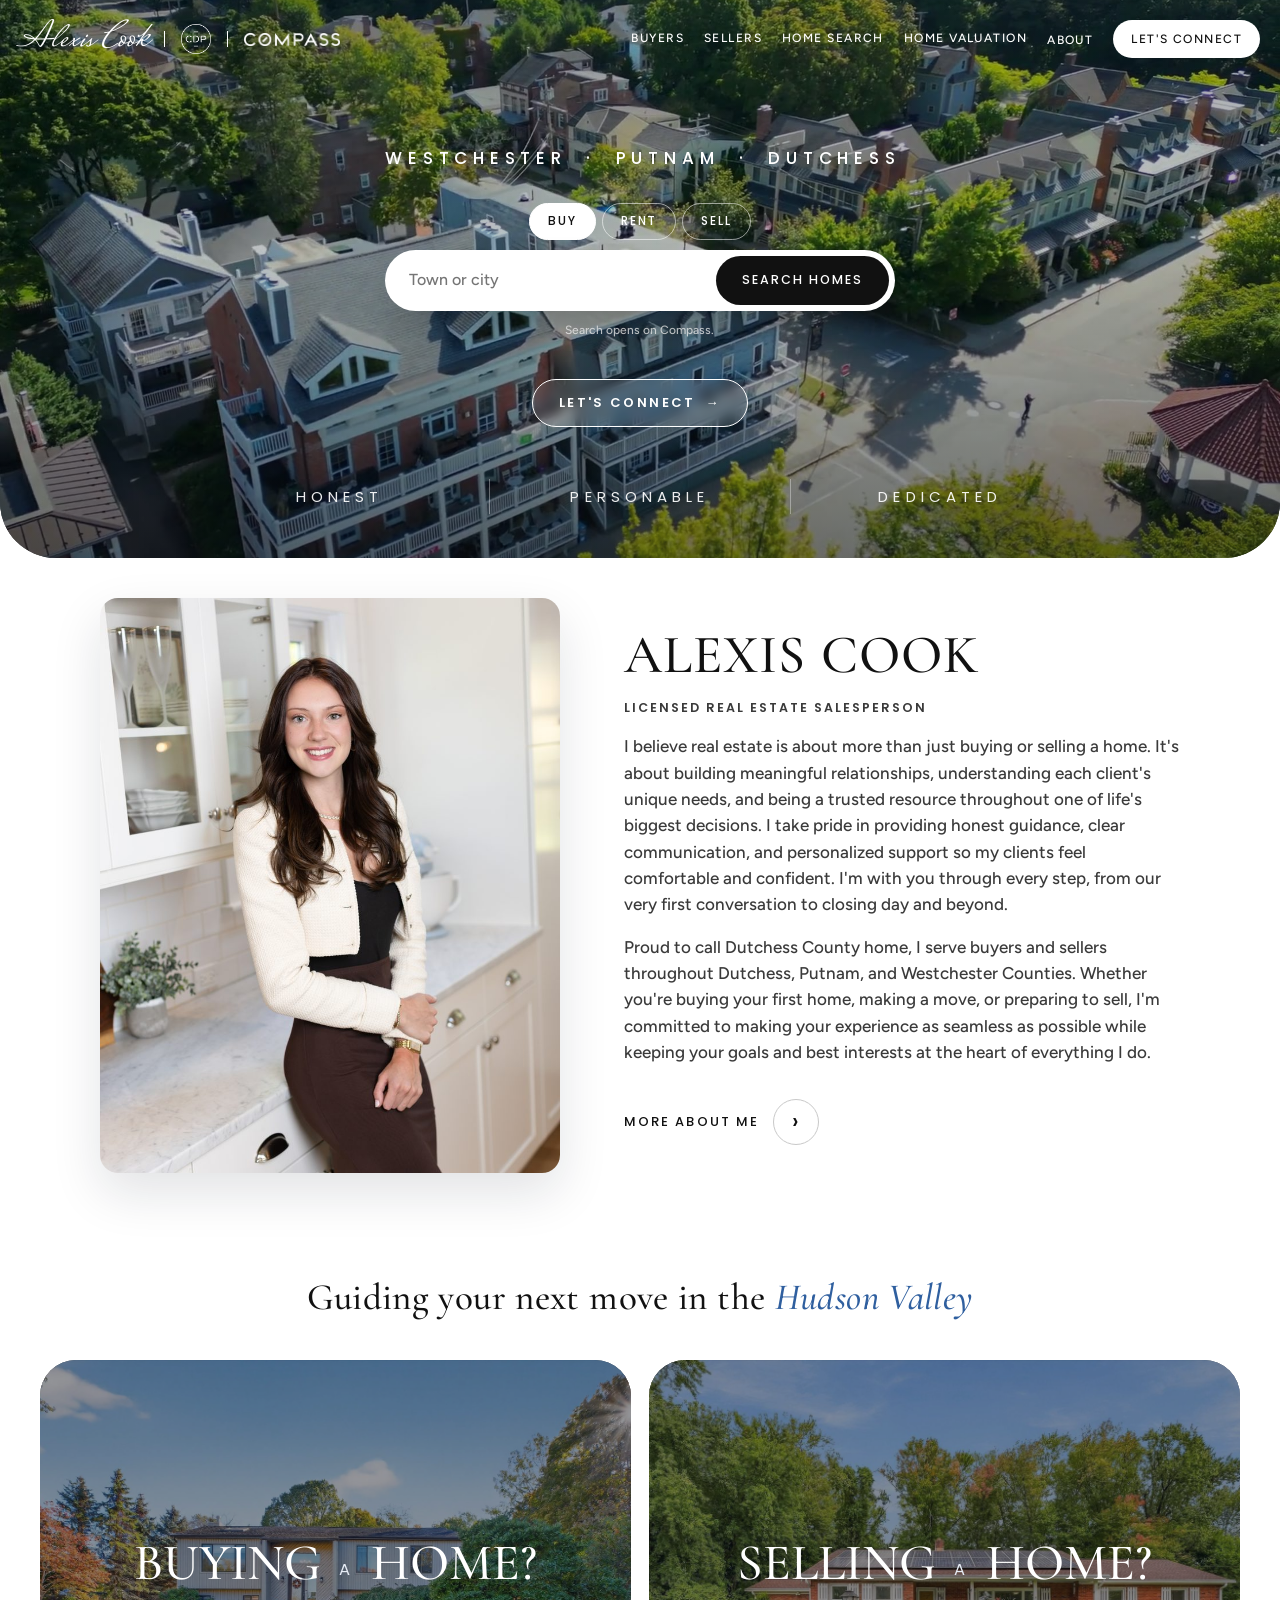
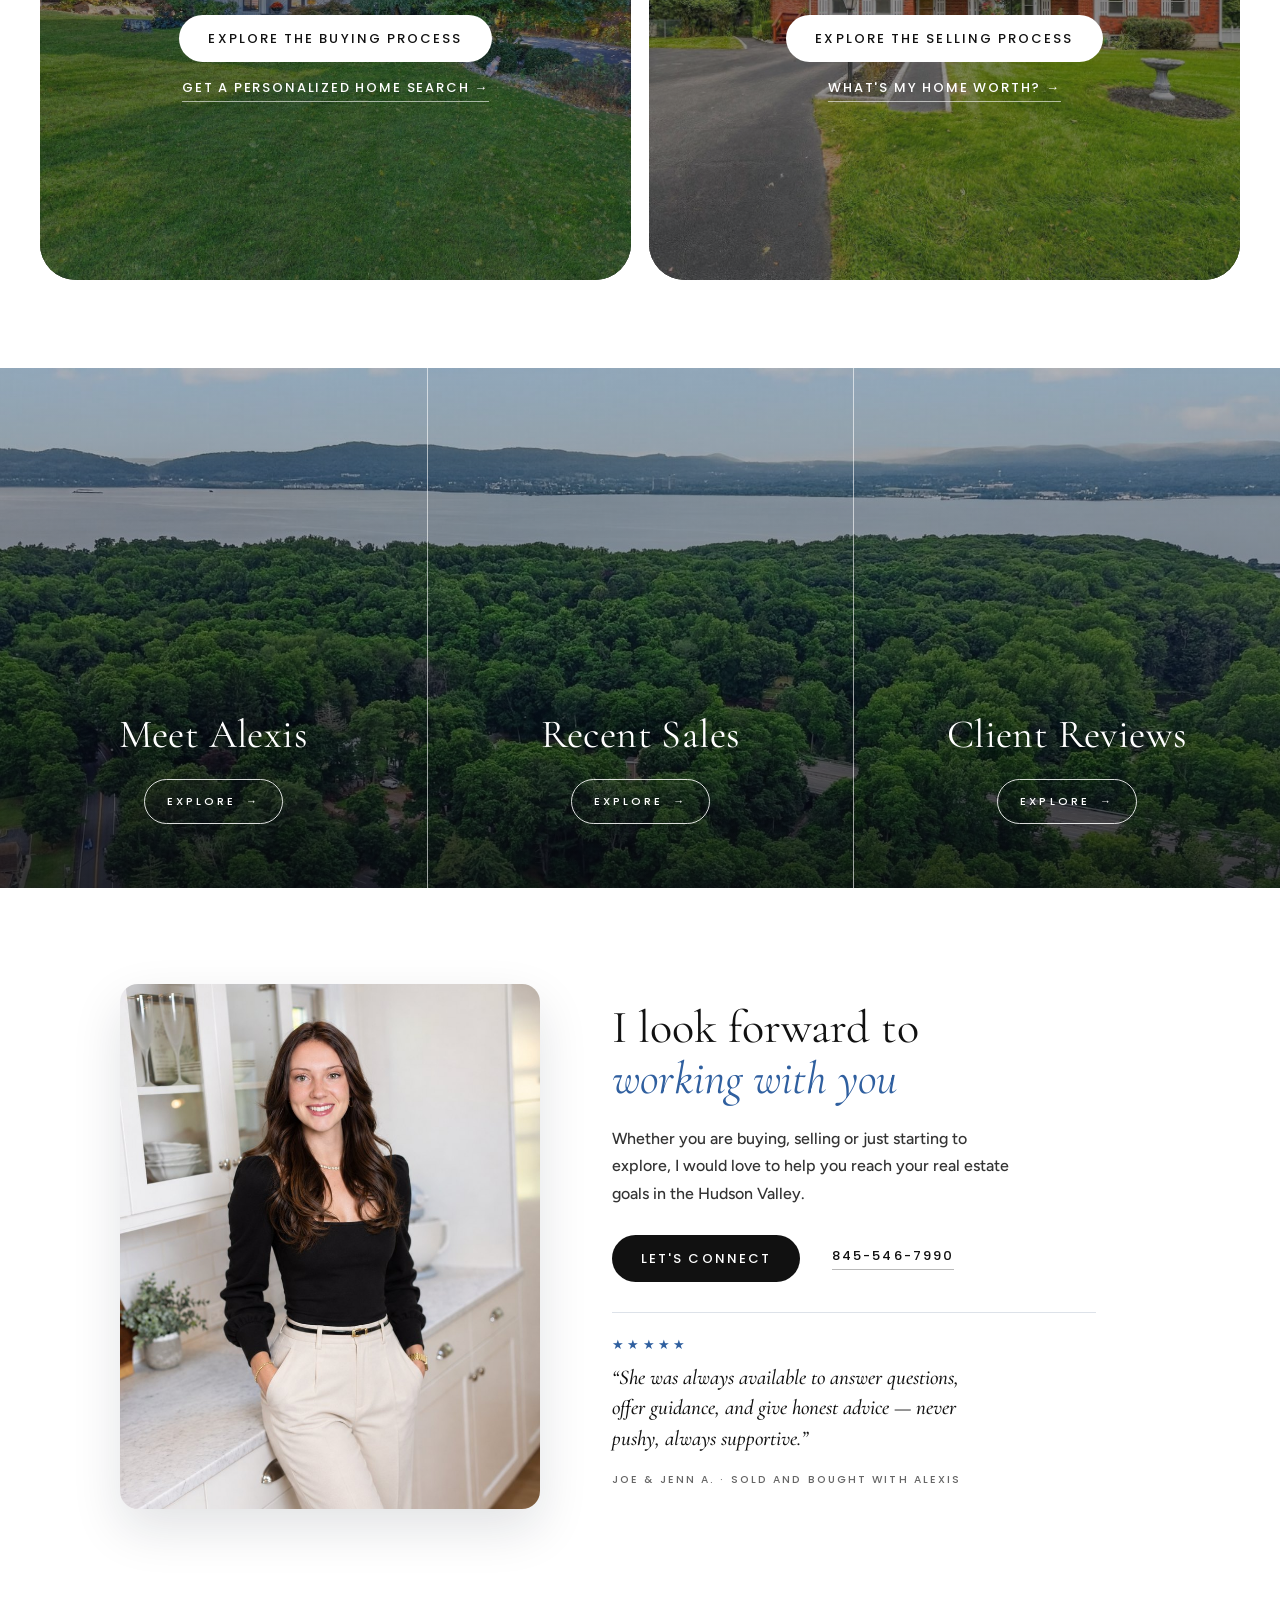
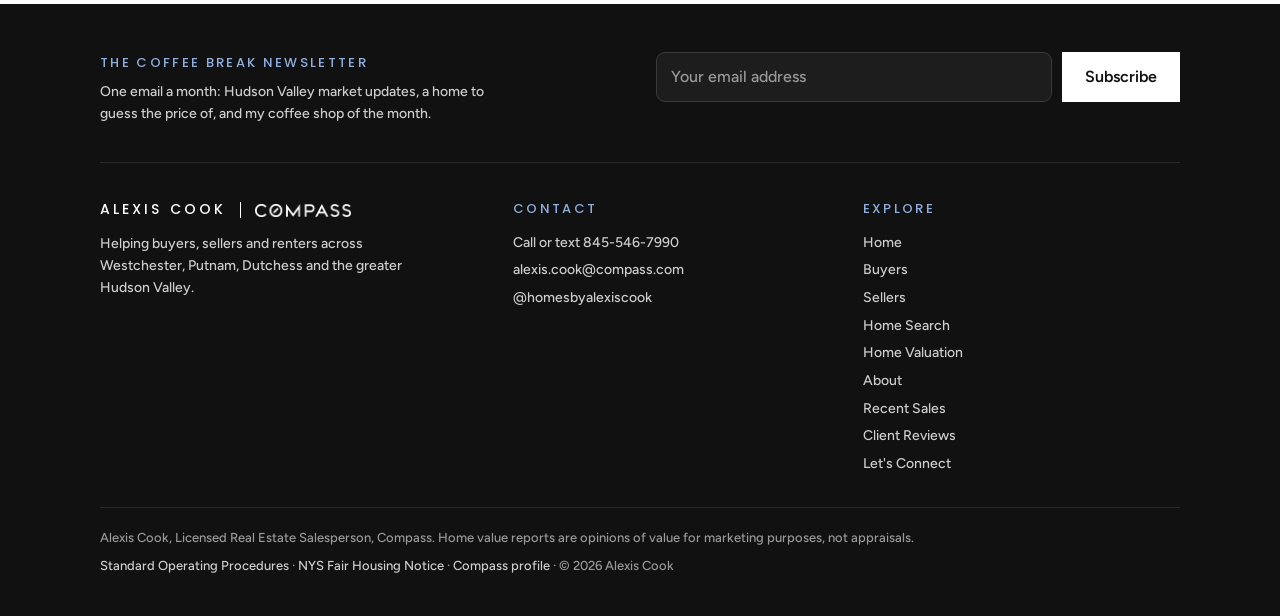
<file: index.html>
<!doctype html>
<html lang="en">
<head>
<meta charset="utf-8">
<meta name="viewport" content="width=device-width, initial-scale=1">
<title>Alexis Cook Real Estate</title>
<meta name="description" content="Alexis Cook, licensed real estate salesperson at Compass, helping buyers and sellers in Westchester, Putnam and Dutchess counties.">
<meta property="og:type" content="website">
<meta property="og:site_name" content="Alexis Cook Real Estate | Compass">
<meta property="og:title" content="Alexis Cook Real Estate">
<meta property="og:description" content="Alexis Cook, licensed real estate salesperson at Compass, helping buyers and sellers in Westchester, Putnam and Dutchess counties.">
<meta property="og:image" content="https://alexis-cook.com/og-image.jpg">
<meta property="og:image:width" content="1200">
<meta property="og:image:height" content="630">
<meta name="twitter:card" content="summary_large_image">
<link rel="preconnect" href="https://fonts.googleapis.com">
<link rel="preconnect" href="https://fonts.gstatic.com" crossorigin>
<link href="https://fonts.googleapis.com/css2?family=Cormorant+Garamond:wght@500;600&family=Mrs+Saint+Delafield&family=Poppins:wght@300;400;500;600&family=Figtree:wght@400;500;600&display=swap" rel="stylesheet">
<link rel="icon" type="image/png" sizes="32x32" href="favicon-32.png">
<link rel="apple-touch-icon" href="apple-touch-icon.png">
<link rel="stylesheet" href="styles.css">
</head>
<body>
<header class="top over">
  <div class="wrap">
    <a class="brand sig-brand" href="index.html"><span class="sig">Alexis Cook</span><span class="div"></span><img class="cdp-logo dark" src="cdp-mark-black.png" alt="The Cathy Duff-Poritzky Team" width="428" height="428"><img class="cdp-logo light" src="cdp-mark-white.png" alt="" width="428" height="428"><span class="div cdp-div"></span><img class="co-logo dark" src="compass-logo.png" alt="Compass" width="791" height="108"><img class="co-logo light" src="compass-logo-white.png" alt="" width="791" height="108"></a>
    <button class="menu-toggle" type="button" aria-expanded="false" aria-controls="menu">Menu</button>
    <nav class="menu" id="menu" aria-label="Main"><a href="buyers.html">Buyers</a><a href="sellers.html">Sellers</a><a href="home-search.html">Home Search</a><a href="home-value.html">Home Valuation</a><div class="has-sub"><a href="about.html">About</a><div class="sub"><a href="about.html">Meet Alexis</a><a href="sales.html">Recent Sales</a><a href="reviews.html">Client Reviews</a></div></div><a href="contact.html" class="cta">Let's Connect</a></nav>
  </div>
</header>
<main>
<section class="hx hx-video">
  <video class="hx-img" autoplay muted loop playsinline preload="auto" poster="hero-poster.jpg" aria-hidden="true"><source src="hero-video-mobile.mp4?v=2" type="video/mp4" media="(max-width: 700px)"><source src="hero-video.mp4" type="video/mp4"></video>
  <div class="wrap hx-wrap"><div class="hx-text reveal">
    <h1 class="sr">Alexis Cook, Compass real estate in Westchester, Putnam and Dutchess</h1>
    <p class="hx-sub">Westchester &nbsp;·&nbsp; Putnam &nbsp;·&nbsp; Dutchess</p>
    <form class="csearch" action="https://www.compass.com/homes-for-sale/" target="_blank" novalidate>
      <div class="cs-tabs" role="radiogroup" aria-label="Search type"><label><input type="radio" name="cs-type" value="buy" checked><span>Buy</span></label><label><input type="radio" name="cs-type" value="rent"><span>Rent</span></label><label><input type="radio" name="cs-type" value="sell"><span>Sell</span></label></div>
      <div class="cs-wrap"><div class="cs-row"><label class="sr" for="cs-hero">Town, city or county</label><input id="cs-hero" class="cs-input" type="text" role="combobox" aria-autocomplete="list" aria-expanded="false" placeholder="Town or city" autocomplete="off"><button class="cs-go" type="submit">Search homes</button></div><div class="cs-list" role="listbox" hidden></div></div>
      <p class="cs-note">Search opens on Compass.</p>
    </form>
    <a class="hx-connect" href="contact.html">Let's connect <i aria-hidden="true">→</i></a>
  </div></div>
  <ul class="hx-words" aria-label="My values"><li>Honest</li><li>Personable</li><li>Dedicated</li></ul>
</section>
<section class="meet"><div class="wrap meet-grid">
  <div class="meet-photo reveal"><img src="alexis-meet.jpg" alt="Alexis Cook" width="800" height="1000" loading="lazy"></div>
  <div class="meet-text reveal">
    <h2 class="serif-xl">Alexis Cook</h2>
    <p class="kicker">Licensed Real Estate Salesperson</p>
    <p>I believe real estate is about more than just buying or selling a home. It's about building meaningful relationships, understanding each client's unique needs, and being a trusted resource throughout one of life's biggest decisions. I take pride in providing honest guidance, clear communication, and personalized support so my clients feel comfortable and confident. I'm with you through every step, from our very first conversation to closing day and beyond.</p>
    <p>Proud to call Dutchess County home, I serve buyers and sellers throughout Dutchess, Putnam, and Westchester Counties. Whether you're buying your first home, making a move, or preparing to sell, I'm committed to making your experience as seamless as possible while keeping your goals and best interests at the heart of everything I do.</p>
    <a class="circ-link" href="about.html"><span>More about me</span><i aria-hidden="true">›</i></a>
  </div>
</div></section>
<section class="moved-head"><div class="meet-head reveal"><p class="meet-intro">Guiding your next move in the <em>Hudson Valley</em></p></div></section>
<section class="split">
  <div class="panel reveal" style="--img:url('panel-buy.jpg')"><a class="p-cover" href="buyers.html" tabindex="-1" aria-hidden="true"></a><span class="p-inner"><span class="p-title">Buying <span class="mini">a</span> Home?</span><a class="btn sq light" href="buyers.html">Explore the buying process</a><a class="p-sub open-collection" href="home-search.html">Get a personalized home search <span aria-hidden="true">→</span></a></span></div>
  <div class="panel reveal" style="--img:url('panel-sell.jpg')"><a class="p-cover" href="sellers.html" tabindex="-1" aria-hidden="true"></a><span class="p-inner"><span class="p-title">Selling <span class="mini">a</span> Home?</span><a class="btn sq light" href="sellers.html">Explore the selling process</a><a class="p-sub" href="home-value.html">What's my home worth? <span aria-hidden="true">→</span></a></span></div>
</section>
<section class="lx-links"><div class="lx-wrap"><a class="lx-l" href="about.html"><span class="lx-t">Meet Alexis</span><span class="lx-a">Explore<i aria-hidden="true">→</i></span></a><a class="lx-l" href="sales.html"><span class="lx-t">Recent Sales</span><span class="lx-a">Explore<i aria-hidden="true">→</i></span></a><a class="lx-l" href="reviews.html"><span class="lx-t">Client Reviews</span><span class="lx-a">Explore<i aria-hidden="true">→</i></span></a></div></section>
<section class="lx-close"><div class="lx-cp"><img src="alexis-closer.jpg?v=2" alt="Alexis Cook" width="800" height="1000" loading="lazy"></div><div class="lx-ct reveal"><h2 class="lx-h">I look forward to<br><em>working with you</em></h2><p>Whether you are buying, selling or just starting to explore, I would love to help you reach your real estate goals in the Hudson Valley.</p><div class="btns"><a class="btn sq dark" href="contact.html">Let's connect</a><a class="circ-link call-link" href="sms:+18455467990" aria-label="Text Alexis at 845-546-7990"><span>845-546-7990</span></a></div><div class="rv-q"><span class="st" aria-label="5 out of 5 stars">★★★★★</span><p>“She was always available to answer questions, offer guidance, and give honest advice — never pushy, always supportive.”</p><span>Joe &amp; Jenn A. · Sold and bought with Alexis</span></div></div></section>
</main>
<footer>
  <div class="wrap">
    <div class="news">
      <div><h3>The Coffee Break newsletter</h3><p>One email a month: Hudson Valley market updates, a home to guess the price of, and my coffee shop of the month.</p></div>
      <form class="news-form" novalidate>
        <label class="sr" for="news-email">Email address</label>
        <input type="email" id="news-email" name="email" placeholder="Your email address" autocomplete="email" required>
        <button class="btn light" type="submit">Subscribe</button>
        <p class="news-msg" role="status"></p>
      </form>
    </div>
    <div class="cols">
      <div>
        <a class="brand" href="index.html"><span>Alexis Cook</span><span class="div"></span><img class="co-logo" src="compass-logo-white.png" alt="Compass" width="791" height="108"></a>
        <p style="margin:0;max-width:34ch">Helping buyers, sellers and renters across Westchester, Putnam, Dutchess and the greater Hudson Valley.</p>
      </div>
      <div><h3>Contact</h3><ul>
        <li>Call or text <a class="call-link" href="sms:+18455467990"><span>845-546-7990</span></a></li>
        <li><a href="mailto:alexis.cook@compass.com">alexis.cook@compass.com</a></li>
        <li><a href="https://www.instagram.com/homesbyalexiscook/" target="_blank" rel="noopener">@homesbyalexiscook</a></li>
      </ul></div>
      <div><h3>Explore</h3><ul><li><a href="index.html">Home</a></li><li><a href="buyers.html">Buyers</a></li><li><a href="sellers.html">Sellers</a></li><li><a href="home-search.html">Home Search</a></li><li><a href="home-value.html">Home Valuation</a></li><li><a href="about.html">About</a></li><li><a href="sales.html">Recent Sales</a></li><li><a href="reviews.html">Client Reviews</a></li><li><a href="contact.html">Let's Connect</a></li></ul></div>
    </div>
    <div class="legal">
      <div>Alexis Cook, Licensed Real Estate Salesperson, Compass. Home value reports are opinions of value for marketing purposes, not appraisals.</div>
      <div><a href="https://www.compass.com/ucfe-assets/consumer-footer/8/NY-StandardOperatingProcedures-2026-03.pdf" target="_blank" rel="noopener">Standard Operating Procedures</a> · <a href="https://dos.ny.gov/system/files/documents/2025/03/nys-housing-and-anti-discrimination-notice_02.2025.pdf" target="_blank" rel="noopener">NYS Fair Housing Notice</a> · <a href="https://www.compass.com/agents/alexis-cook/" target="_blank" rel="noopener">Compass profile</a> · &copy; <span class="yr">2026</span> Alexis Cook</div>
    </div>
  </div>
</footer>
<div class="cmodal" id="cmodal" hidden>
  <div class="cm-card" role="dialog" aria-modal="true" aria-labelledby="cm-title">
    <button class="cm-x" type="button" aria-label="Close">&times;</button>
    <div class="cm-ask">
      <p class="eyebrow">One quick question before your results</p>
      <h2 id="cm-title">Want a personalized collection?</h2>
      <p class="cm-sub cm-ask-sub">I'll curate a personalized collection of homes that match your criteria and send you new ones the moment they hit the market.</p>
      <div class="cm-actions"><button type="button" class="cm-yes">Yes</button><button type="button" class="cm-no cm-go">No, I'll browse myself</button></div>
      <p class="cm-note">Either way, your search results open on Compass next.</p>
    </div>
    <div class="cm-step" hidden>
      <p class="eyebrow">Your personalized collection</p>
      <h2>Tell me what you are looking for</h2>
      <p class="cm-sub">I will build you a private Compass Collection. New matches go straight to you, and you can favorite homes and request tours from your phone.</p>
      <form id="cmf" novalidate>
        <div class="row2"><div><label class="f" for="cm-name">Full name</label><input type="text" id="cm-name" name="name" autocomplete="name"></div><div><label class="f" for="cm-phone">Phone (optional)</label><input type="tel" id="cm-phone" name="phone" autocomplete="tel"></div></div>
        <label class="f" for="cm-email">Email</label><input type="email" id="cm-email" name="email" autocomplete="email">
        <div class="row2"><div><label class="f" for="cm-area">Towns you are interested in (optional)</label><input type="text" id="cm-area" name="area" placeholder="e.g. Beacon, Fishkill, Cold Spring"></div><div><label class="f" for="cm-price">Price range (optional)</label><select id="cm-price" name="price"><option value="">Choose one</option><option>Under $300K</option><option>$300K to $500K</option><option>$500K to $750K</option><option>$750K to $1M</option><option>$1M to $1.5M</option><option>$1.5M+</option><option>Rent: under $2,500/mo</option><option>Rent: $2,500 to $4,000/mo</option><option>Rent: $4,000+/mo</option></select></div></div>
        <div class="row2"><div><label class="f" for="cm-beds">Bedrooms (optional)</label><select id="cm-beds" name="beds"><option value="">Any</option><option>1+</option><option>2+</option><option>3+</option><option>4+</option><option>5+</option></select></div><div><label class="f" for="cm-baths">Bathrooms (optional)</label><select id="cm-baths" name="baths"><option value="">Any</option><option>1+</option><option>2+</option><option>3+</option></select></div></div>
        <label class="f" for="cm-notes">Must-haves (optional)</label><textarea id="cm-notes" name="notes" placeholder="Garage, big yard, close to Metro-North..."></textarea>
        <label class="consent"><input type="checkbox" id="cm-consent" name="consent" value="Yes"><span>I agree that Alexis Cook of Compass may contact me by email, phone or text about homes for sale or rent. Message and data rates may apply. I can opt out at any time.</span></label>
        <p class="err" id="cm-err" role="alert"></p>
        <div class="cm-actions"><button type="submit" class="btn sq dark" id="cm-send">Set up my collection</button><button type="button" class="cm-skip cm-go">No thanks, just browsing</button></div>
      </form>
    </div>
    <div class="cm-done" hidden>
      <div class="cm-check" aria-hidden="true">✓</div>
      <p class="eyebrow">Thank you</p>
      <h2>Your collection is on its way!</h2>
      <p class="cm-sub">I will send you your personal Compass Collection shortly. Keep an eye on your inbox. In the meantime, you can start browsing on Compass.</p>
      <button type="button" class="btn sq dark cm-browse cm-go">Continue to Compass <span aria-hidden="true">→</span></button>
    </div>
  </div>
</div>
<script>
/* Collection sign-up after a home search: paste the collection Google Form's formResponse URL and entry IDs */
/* TEST FEATURE: bring visitors back from Compass after this many seconds (0 = off) */
var REDIRECT_BACK_SECONDS=0;
window.alexisOpenCompass=function(u){var w=null;try{w=window.open(u,'_blank')}catch(er){}if(!w)return;
if(REDIRECT_BACK_SECONDS>0){setTimeout(function(){try{var back=location.href.split('#')[0].split('?')[0]+'?back=1';w.location.href=back}catch(er){}},REDIRECT_BACK_SECONDS*1000)}};
var COLLECTION_FORM={"action":"https://docs.google.com/forms/d/e/1FAIpQLSfFb0w88-A323gLJ5zoATSFI6s1lYARR0IrbXmosw9a89P1Dw/formResponse","fields":{"name":"entry.246317065","phone":"entry.270979491","email":"entry.364528451","area":"entry.91825032","price":"entry.943326183","beds":"entry.1373302693","baths":"entry.874305298","notes":"entry.414756791","type":"entry.1419887097","consent":"entry.159739150"}};
(function(){var m=document.getElementById('cmodal');if(!m||!document.querySelector('.csearch'))return;var f=document.getElementById('cmf'),err=document.getElementById('cm-err'),url='',rent=false,last=null;
function close(){m.hidden=true;document.body.style.overflow='';if(last)last.focus()}
var shown=false,searched='';window.alexisCollect=function(u,r){url=u;rent=r;if(shown)return false;var si=[].slice.call(document.querySelectorAll('.cs-input')).filter(function(i){return i.value.trim()})[0];searched=si?si.value.trim():'';f.elements.area.value='';open_();return true};
document.querySelectorAll('.open-collection').forEach(function(l){l.addEventListener('click',function(e){e.preventDefault();url='https://www.compass.com/homes-for-sale/new-york/?agent_id=68668dd5f72f300001ff11c6';rent=false;searched='';f.elements.area.value='';open_(true)})});
function open_(direct){shown=true;m.querySelector('.cm-ask-sub').textContent=rent?"I'll curate a personalized collection of rentals that match your criteria and send you new ones the moment they hit the market.":"I'll curate a personalized collection of homes that match your criteria and send you new ones the moment they hit the market.";last=document.activeElement;m.querySelector('.cm-ask').hidden=!!direct;m.querySelector('.cm-step').hidden=!direct;m.querySelector('.cm-done').hidden=true;err.textContent='';
m.hidden=false;document.body.style.overflow='hidden';setTimeout(function(){(direct?f.elements.name:m.querySelector('.cm-yes')).focus()},50)}
m.querySelector('.cm-yes').addEventListener('click',function(){m.querySelector('.cm-ask').hidden=true;m.querySelector('.cm-step').hidden=false;f.elements.name.focus()});
try{if(/[?&]back=1/.test(location.search)){var done=false;try{done=localStorage.getItem('ac_collect_done')==='1'}catch(er){}if(!done){url='https://www.compass.com/homes-for-sale/new-york/?agent_id=68668dd5f72f300001ff11c6';setTimeout(function(){open_();var t=document.getElementById('cm-title');if(t)t.textContent='Still looking? Let me send you new listings.'},600)}}}catch(er){}
m.querySelectorAll('.cm-go').forEach(function(b){b.addEventListener('click',function(){close();window.alexisOpenCompass(url)})});
m.querySelector('.cm-x').addEventListener('click',close);m.addEventListener('click',function(e){if(e.target===m)close()});document.addEventListener('keydown',function(e){if(e.key==='Escape'&&!m.hidden)close()});
function v(n){var e=f.elements[n];if(!e)return '';if(n==='area'&&!(e.value||'').trim()&&searched)return 'Searched: '+searched;if(e.type==='checkbox')return e.checked?e.value:'';return (e.value||'').trim()}
f.addEventListener('submit',function(e){e.preventDefault();err.textContent='';
if(!v('name'))return err.textContent='Please enter your name.';
if(!/^[^\s@]+@[^\s@]+\.[^\s@]+$/.test(v('email')))return err.textContent='Please enter a valid email address.';
if(!v('consent'))return err.textContent='Please check the box so I can send you listings.';
var btn=document.getElementById('cm-send');btn.disabled=true;btn.textContent='Sending...';var fd=new FormData(),F=COLLECTION_FORM.fields;
Object.keys(F).forEach(function(k){if(!F[k])return;fd.append(F[k],k==='type'?(rent?'Rent':'Buy'):v(k))});
(COLLECTION_FORM.action?fetch(COLLECTION_FORM.action,{method:'POST',mode:'no-cors',body:fd}):Promise.resolve()).then(function(){try{localStorage.setItem('ac_collect_done','1')}catch(er){}m.querySelector('.cm-step').hidden=true;m.querySelector('.cm-done').hidden=false;btn.disabled=false;btn.textContent='Set up my collection';f.reset()},function(){btn.disabled=false;btn.textContent='Set up my collection';err.textContent="That didn't go through. Check your connection and try again, or call or text 845-546-7990."})});
})();
</script>
<script>
/* phone number: opens Messages on phones and Macs; on other computers copies the number */
(function(){document.querySelectorAll('.call-link').forEach(function(a){a.addEventListener('click',function(e){if(matchMedia('(pointer:coarse)').matches||/Mac|iPhone|iPad/.test(navigator.platform))return;e.preventDefault();var n='845-546-7990',sp=a.querySelector('span');function done(){sp.textContent='Number copied';setTimeout(function(){sp.textContent=n},1800)}if(navigator.clipboard)navigator.clipboard.writeText(n).then(done,function(){sp.textContent=n});else done()})})})();
/* always open each page at the top */
(function(){if(location.hash)return;try{history.scrollRestoration='manual'}catch(e){}function t(){window.scrollTo({top:0,left:0,behavior:'instant'});document.documentElement.scrollTop=0;document.body.scrollTop=0}t();document.addEventListener('DOMContentLoaded',t);addEventListener('load',function(){t();setTimeout(t,60)});addEventListener('pageshow',t)})();
(function(){var b=document.querySelector('.menu-toggle'),m=document.getElementById('menu');b.addEventListener('click',function(){var o=m.classList.toggle('open');b.setAttribute('aria-expanded',o)});
var hd=document.querySelector('.top.over');if(hd){var f=function(){hd.classList.toggle('solid',scrollY>40)};f();addEventListener('scroll',f,{passive:true})}
document.querySelectorAll('.yr').forEach(function(e){e.textContent=new Date().getFullYear()});})();
/* town picker grouped by county */
(function(){var G={"Westchester": ["Westchester County", "Yorktown Heights", "Cortlandt Manor", "Peekskill", "Croton-on-Hudson", "Mohegan Lake", "Ossining", "Tarrytown", "Sleepy Hollow", "Briarcliff Manor", "Pleasantville", "Chappaqua", "Mount Kisco", "Bedford", "Katonah", "Somers", "North Salem", "White Plains", "Scarsdale", "Rye", "Harrison", "Mamaroneck", "Larchmont", "New Rochelle", "Bronxville", "Eastchester", "Irvington", "Dobbs Ferry", "Hastings-on-Hudson"], "Putnam": ["Putnam County", "Mahopac", "Carmel", "Brewster", "Cold Spring", "Garrison", "Putnam Valley", "Patterson", "Kent"], "Dutchess": ["Dutchess County", "Hopewell Junction", "Fishkill", "Beacon", "Poughkeepsie", "Wappingers Falls", "Pleasant Valley", "Hyde Park", "Rhinebeck", "Red Hook", "Millbrook", "LaGrangeville", "Pawling", "Dover Plains", "Amenia", "Pine Plains"]};document.querySelectorAll('.csearch').forEach(function(f){var inp=f.querySelector('.cs-input'),list=f.querySelector('.cs-list');function draw(){if(f.querySelector('input[value=sell]').checked){list.hidden=true;return}var q=inp.value.trim().toLowerCase(),h='';Object.keys(G).forEach(function(c){var m=G[c].filter(function(t){return !q||t.toLowerCase().indexOf(q)>-1});if(m.length){h+='<div class="cs-g"><div class="cs-gh">'+c+'</div>'+m.map(function(t){return '<button type="button" role="option" class="cs-opt">'+t+'</button>'}).join('')+'</div>'}});list.innerHTML=h;list.hidden=!h;inp.setAttribute('aria-expanded',!!h)}inp.addEventListener('focus',draw);inp.addEventListener('input',draw);list.addEventListener('mousedown',function(e){var b=e.target.closest('.cs-opt');if(!b)return;e.preventDefault();inp.value=b.textContent;list.hidden=true;inp.setAttribute('aria-expanded','false')});inp.addEventListener('blur',function(){setTimeout(function(){list.hidden=true;inp.setAttribute('aria-expanded','false')},120)});inp.addEventListener('keydown',function(e){if(e.key==='Escape'){list.hidden=true}if(e.key==='ArrowDown'){var o=list.querySelector('.cs-opt');if(o){e.preventDefault();o.focus()}}});list.addEventListener('keydown',function(e){var os=[].slice.call(list.querySelectorAll('.cs-opt')),i=os.indexOf(document.activeElement);if(e.key==='ArrowDown'&&i<os.length-1){e.preventDefault();os[i+1].focus()}if(e.key==='ArrowUp'){e.preventDefault();(i>0?os[i-1]:inp).focus()}if(e.key==='Enter'&&i>-1){e.preventDefault();inp.value=os[i].textContent;list.hidden=true;inp.focus()}});})})();
/* Buy / Rent / Sell mode */
(function(){document.querySelectorAll('.csearch').forEach(function(f){var inp=f.querySelector('.cs-input'),go=f.querySelector('.cs-go'),note=f.querySelector('.cs-note');f.querySelectorAll('input[name=cs-type]').forEach(function(r){r.addEventListener('change',function(){var sell=r.value==='sell'&&r.checked;f.classList.toggle('is-sell',sell);inp.placeholder=sell?"What's your home address?":'Town or city';inp.setAttribute('autocomplete',sell?'street-address':'off');go.textContent=sell?'Get my home value':'Search homes';if(note)note.textContent=sell?'Free, personal home value report from Alexis.':'Search opens on Compass.';inp.value='';var l=f.querySelector('.cs-list');if(l)l.hidden=true;inp.focus()})})})})();
/* Compass home search */
(function(){document.querySelectorAll('.csearch').forEach(function(f){f.addEventListener('submit',function(e){e.preventDefault();if(f.querySelector('input[value=sell]').checked){var ad=f.querySelector('.cs-input').value.trim();location.href='home-value.html'+(ad?'?address='+encodeURIComponent(ad):'');return}var q=f.querySelector('.cs-input').value.trim().toLowerCase().replace(/,?\s*(ny|new york)$/,'').replace(/[^a-z0-9]+/g,'-').replace(/^-|-$/g,'');var rent=f.querySelector('input[value=rent]').checked;var base='https://www.compass.com/'+(rent?'for-rent/':'homes-for-sale/');var url=(q?base+q+'-ny/':base+'new-york/')+'?agent_id=68668dd5f72f300001ff11c6';if(window.alexisCollect&&window.alexisCollect(url,rent))return;if(window.alexisOpenCompass)window.alexisOpenCompass(url);else try{window.open(url,'_blank','noopener')}catch(er){}})})})();
/* Newsletter sign-up: paste the newsletter Google Form's formResponse URL and email entry ID */
var NEWSLETTER_FORM={action:"https://docs.google.com/forms/d/e/1FAIpQLSd9pEn5VO9FP5l-oSFQ3yQuff3pQ4GppbQ3dDFXpqBW5xkaDg/formResponse",emailField:"entry.209582243"};
(function(){var f=document.querySelector('.news-form');if(!f)return;var m=f.querySelector('.news-msg');
f.addEventListener('submit',function(e){e.preventDefault();var v=f.email.value.trim();
if(!/^[^\s@]+@[^\s@]+\.[^\s@]+$/.test(v)){m.textContent='Please enter a valid email address.';return}
var fd=new FormData();if(NEWSLETTER_FORM.emailField)fd.append(NEWSLETTER_FORM.emailField,v);
(NEWSLETTER_FORM.action?fetch(NEWSLETTER_FORM.action,{method:'POST',mode:'no-cors',body:fd}):Promise.resolve()).then(function(){f.reset();m.textContent="You're on the list. Your first issue arrives next month."},function(){m.textContent="That didn't go through. Please try again."});});})();
</script>
<script>
</script>
<script>
(function(){if(!('IntersectionObserver' in window)||matchMedia('(prefers-reduced-motion: reduce)').matches)return;
document.documentElement.classList.add('js-reveal');var io=new IntersectionObserver(function(es){es.forEach(function(e){if(e.isIntersecting){e.target.classList.add('in');io.unobserve(e.target)}})},{threshold:.12});
document.querySelectorAll('.reveal').forEach(function(el){var r=el.getBoundingClientRect();if(r.top<innerHeight)el.classList.add('in');io.observe(el)});})();
</script>
</body>
</html>
</file>
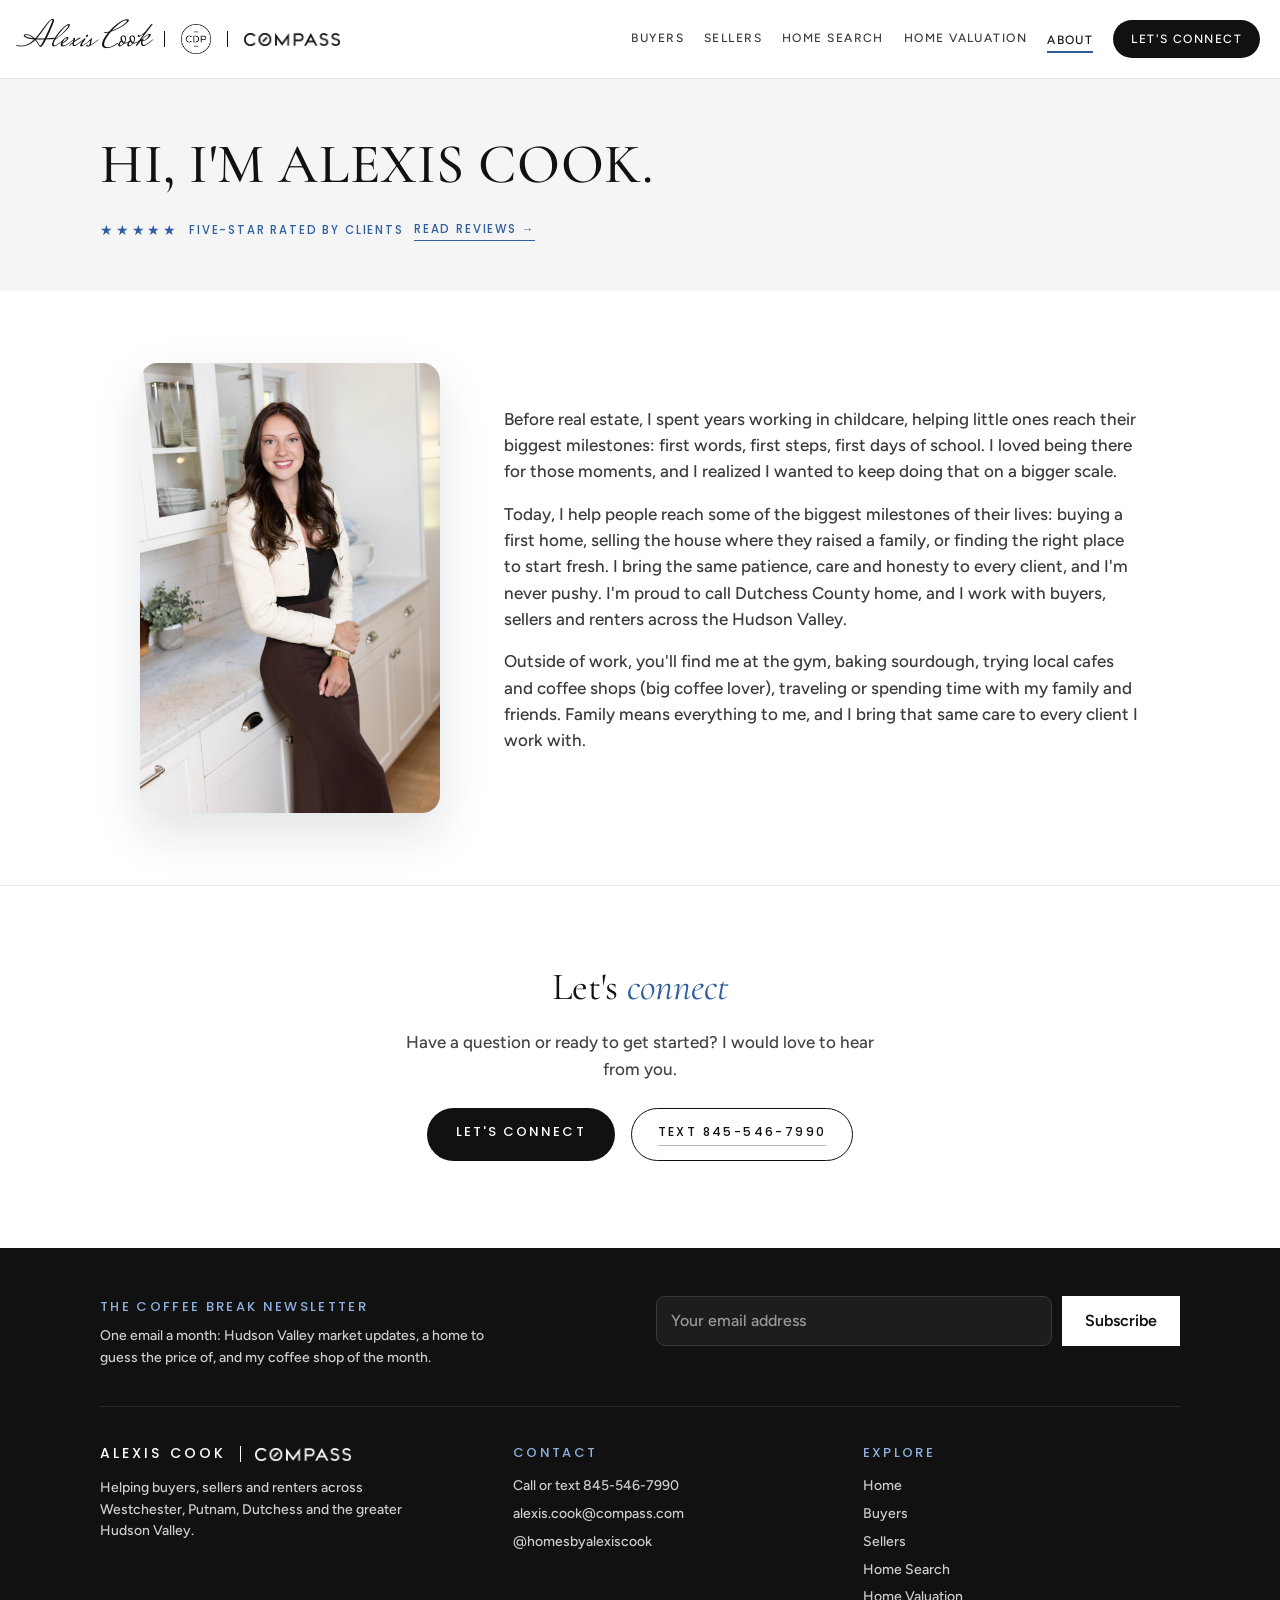
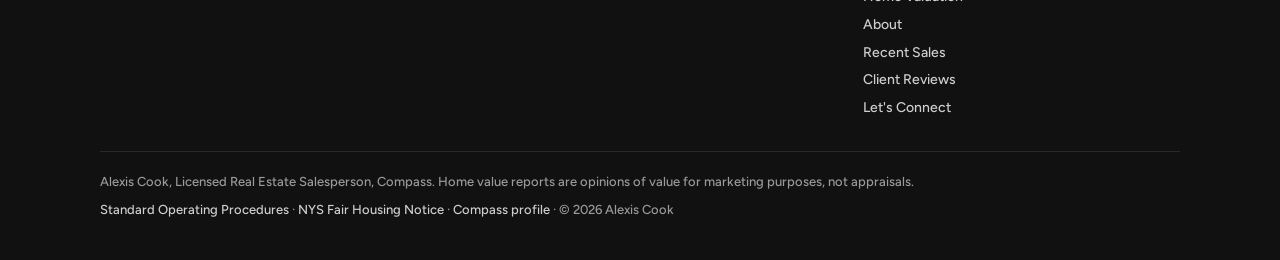
<file: about.html>
<!doctype html>
<html lang="en">
<head>
<meta charset="utf-8">
<meta name="viewport" content="width=device-width, initial-scale=1">
<title>Alexis Cook Real Estate | About</title>
<meta name="description" content="Meet Alexis Cook, licensed real estate salesperson at Compass serving the Hudson Valley.">
<meta property="og:type" content="website">
<meta property="og:site_name" content="Alexis Cook Real Estate | Compass">
<meta property="og:title" content="Alexis Cook Real Estate | About">
<meta property="og:description" content="Meet Alexis Cook, licensed real estate salesperson at Compass serving the Hudson Valley.">
<meta property="og:image" content="https://alexis-cook.com/og-image.jpg">
<meta property="og:image:width" content="1200">
<meta property="og:image:height" content="630">
<meta name="twitter:card" content="summary_large_image">
<link rel="preconnect" href="https://fonts.googleapis.com">
<link rel="preconnect" href="https://fonts.gstatic.com" crossorigin>
<link href="https://fonts.googleapis.com/css2?family=Cormorant+Garamond:wght@500;600&family=Mrs+Saint+Delafield&family=Poppins:wght@300;400;500;600&family=Figtree:wght@400;500;600&display=swap" rel="stylesheet">
<link rel="icon" type="image/png" sizes="32x32" href="favicon-32.png">
<link rel="apple-touch-icon" href="apple-touch-icon.png">
<link rel="stylesheet" href="styles.css">
</head>
<body>
<header class="top">
  <div class="wrap">
    <a class="brand sig-brand" href="index.html"><span class="sig">Alexis Cook</span><span class="div"></span><img class="cdp-logo dark" src="cdp-mark-black.png" alt="The Cathy Duff-Poritzky Team" width="428" height="428"><img class="cdp-logo light" src="cdp-mark-white.png" alt="" width="428" height="428"><span class="div cdp-div"></span><img class="co-logo dark" src="compass-logo.png" alt="Compass" width="791" height="108"><img class="co-logo light" src="compass-logo-white.png" alt="" width="791" height="108"></a>
    <button class="menu-toggle" type="button" aria-expanded="false" aria-controls="menu">Menu</button>
    <nav class="menu" id="menu" aria-label="Main"><a href="buyers.html">Buyers</a><a href="sellers.html">Sellers</a><a href="home-search.html">Home Search</a><a href="home-value.html">Home Valuation</a><div class="has-sub"><a href="about.html" aria-current="page">About</a><div class="sub"><a href="about.html">Meet Alexis</a><a href="sales.html">Recent Sales</a><a href="reviews.html">Client Reviews</a></div></div><a href="contact.html" class="cta">Let's Connect</a></nav>
  </div>
</header>
<main>
<section class="page-hero"><div class="wrap"><h1>Hi, I'm Alexis Cook.</h1><a class="rv-line" href="reviews.html"><b aria-label="5 out of 5 stars">★★★★★</b><span class="rv-long">Five-star rated by clients</span><u>Read reviews →</u></a></div></section>
<section class="band"><div class="wrap about-grid">
  <div class="photo about-photo"><img src="alexis-about.jpg?v=2" alt="Alexis Cook" width="1000" height="1500"></div>
  <div class="prose">
    <p>Before real estate, I spent years working in childcare, helping little ones reach their biggest milestones: first words, first steps, first days of school. I loved being there for those moments, and I realized I wanted to keep doing that on a bigger scale.</p>
    <p>Today, I help people reach some of the biggest milestones of their lives: buying a first home, selling the house where they raised a family, or finding the right place to start fresh. I bring the same patience, care and honesty to every client, and I'm never pushy. I'm proud to call Dutchess County home, and I work with buyers, sellers and renters across the Hudson Valley.</p>
    <p>Outside of work, you'll find me at the gym, baking sourdough, trying local cafes and coffee shops (big coffee lover), traveling or spending time with my family and friends. Family means everything to me, and I bring that same care to every client I work with.</p>
  </div>
</div></section>
<section class="cta2"><h2>Let's <em>connect</em></h2><p>Have a question or ready to get started? I would love to hear from you.</p><div class="btns"><a class="btn sq dark" href="contact.html">Let's connect</a><a class="ig-btn call-link" href="sms:+18455467990" aria-label="Text Alexis at 845-546-7990"><span>Text 845-546-7990</span></a></div></section>
</main>
<footer>
  <div class="wrap">
    <div class="news">
      <div><h3>The Coffee Break newsletter</h3><p>One email a month: Hudson Valley market updates, a home to guess the price of, and my coffee shop of the month.</p></div>
      <form class="news-form" novalidate>
        <label class="sr" for="news-email">Email address</label>
        <input type="email" id="news-email" name="email" placeholder="Your email address" autocomplete="email" required>
        <button class="btn light" type="submit">Subscribe</button>
        <p class="news-msg" role="status"></p>
      </form>
    </div>
    <div class="cols">
      <div>
        <a class="brand" href="index.html"><span>Alexis Cook</span><span class="div"></span><img class="co-logo" src="compass-logo-white.png" alt="Compass" width="791" height="108"></a>
        <p style="margin:0;max-width:34ch">Helping buyers, sellers and renters across Westchester, Putnam, Dutchess and the greater Hudson Valley.</p>
      </div>
      <div><h3>Contact</h3><ul>
        <li>Call or text <a class="call-link" href="sms:+18455467990"><span>845-546-7990</span></a></li>
        <li><a href="mailto:alexis.cook@compass.com">alexis.cook@compass.com</a></li>
        <li><a href="https://www.instagram.com/homesbyalexiscook/" target="_blank" rel="noopener">@homesbyalexiscook</a></li>
      </ul></div>
      <div><h3>Explore</h3><ul><li><a href="index.html">Home</a></li><li><a href="buyers.html">Buyers</a></li><li><a href="sellers.html">Sellers</a></li><li><a href="home-search.html">Home Search</a></li><li><a href="home-value.html">Home Valuation</a></li><li><a href="about.html">About</a></li><li><a href="sales.html">Recent Sales</a></li><li><a href="reviews.html">Client Reviews</a></li><li><a href="contact.html">Let's Connect</a></li></ul></div>
    </div>
    <div class="legal">
      <div>Alexis Cook, Licensed Real Estate Salesperson, Compass. Home value reports are opinions of value for marketing purposes, not appraisals.</div>
      <div><a href="https://www.compass.com/ucfe-assets/consumer-footer/8/NY-StandardOperatingProcedures-2026-03.pdf" target="_blank" rel="noopener">Standard Operating Procedures</a> · <a href="https://dos.ny.gov/system/files/documents/2025/03/nys-housing-and-anti-discrimination-notice_02.2025.pdf" target="_blank" rel="noopener">NYS Fair Housing Notice</a> · <a href="https://www.compass.com/agents/alexis-cook/" target="_blank" rel="noopener">Compass profile</a> · &copy; <span class="yr">2026</span> Alexis Cook</div>
    </div>
  </div>
</footer>
<div class="cmodal" id="cmodal" hidden>
  <div class="cm-card" role="dialog" aria-modal="true" aria-labelledby="cm-title">
    <button class="cm-x" type="button" aria-label="Close">&times;</button>
    <div class="cm-ask">
      <p class="eyebrow">One quick question before your results</p>
      <h2 id="cm-title">Want a personalized collection?</h2>
      <p class="cm-sub cm-ask-sub">I'll curate a personalized collection of homes that match your criteria and send you new ones the moment they hit the market.</p>
      <div class="cm-actions"><button type="button" class="cm-yes">Yes</button><button type="button" class="cm-no cm-go">No, I'll browse myself</button></div>
      <p class="cm-note">Either way, your search results open on Compass next.</p>
    </div>
    <div class="cm-step" hidden>
      <p class="eyebrow">Your personalized collection</p>
      <h2>Tell me what you are looking for</h2>
      <p class="cm-sub">I will build you a private Compass Collection. New matches go straight to you, and you can favorite homes and request tours from your phone.</p>
      <form id="cmf" novalidate>
        <div class="row2"><div><label class="f" for="cm-name">Full name</label><input type="text" id="cm-name" name="name" autocomplete="name"></div><div><label class="f" for="cm-phone">Phone (optional)</label><input type="tel" id="cm-phone" name="phone" autocomplete="tel"></div></div>
        <label class="f" for="cm-email">Email</label><input type="email" id="cm-email" name="email" autocomplete="email">
        <div class="row2"><div><label class="f" for="cm-area">Towns you are interested in (optional)</label><input type="text" id="cm-area" name="area" placeholder="e.g. Beacon, Fishkill, Cold Spring"></div><div><label class="f" for="cm-price">Price range (optional)</label><select id="cm-price" name="price"><option value="">Choose one</option><option>Under $300K</option><option>$300K to $500K</option><option>$500K to $750K</option><option>$750K to $1M</option><option>$1M to $1.5M</option><option>$1.5M+</option><option>Rent: under $2,500/mo</option><option>Rent: $2,500 to $4,000/mo</option><option>Rent: $4,000+/mo</option></select></div></div>
        <div class="row2"><div><label class="f" for="cm-beds">Bedrooms (optional)</label><select id="cm-beds" name="beds"><option value="">Any</option><option>1+</option><option>2+</option><option>3+</option><option>4+</option><option>5+</option></select></div><div><label class="f" for="cm-baths">Bathrooms (optional)</label><select id="cm-baths" name="baths"><option value="">Any</option><option>1+</option><option>2+</option><option>3+</option></select></div></div>
        <label class="f" for="cm-notes">Must-haves (optional)</label><textarea id="cm-notes" name="notes" placeholder="Garage, big yard, close to Metro-North..."></textarea>
        <label class="consent"><input type="checkbox" id="cm-consent" name="consent" value="Yes"><span>I agree that Alexis Cook of Compass may contact me by email, phone or text about homes for sale or rent. Message and data rates may apply. I can opt out at any time.</span></label>
        <p class="err" id="cm-err" role="alert"></p>
        <div class="cm-actions"><button type="submit" class="btn sq dark" id="cm-send">Set up my collection</button><button type="button" class="cm-skip cm-go">No thanks, just browsing</button></div>
      </form>
    </div>
    <div class="cm-done" hidden>
      <div class="cm-check" aria-hidden="true">✓</div>
      <p class="eyebrow">Thank you</p>
      <h2>Your collection is on its way!</h2>
      <p class="cm-sub">I will send you your personal Compass Collection shortly. Keep an eye on your inbox. In the meantime, you can start browsing on Compass.</p>
      <button type="button" class="btn sq dark cm-browse cm-go">Continue to Compass <span aria-hidden="true">→</span></button>
    </div>
  </div>
</div>
<script>
/* Collection sign-up after a home search: paste the collection Google Form's formResponse URL and entry IDs */
/* TEST FEATURE: bring visitors back from Compass after this many seconds (0 = off) */
var REDIRECT_BACK_SECONDS=0;
window.alexisOpenCompass=function(u){var w=null;try{w=window.open(u,'_blank')}catch(er){}if(!w)return;
if(REDIRECT_BACK_SECONDS>0){setTimeout(function(){try{var back=location.href.split('#')[0].split('?')[0]+'?back=1';w.location.href=back}catch(er){}},REDIRECT_BACK_SECONDS*1000)}};
var COLLECTION_FORM={"action":"https://docs.google.com/forms/d/e/1FAIpQLSfFb0w88-A323gLJ5zoATSFI6s1lYARR0IrbXmosw9a89P1Dw/formResponse","fields":{"name":"entry.246317065","phone":"entry.270979491","email":"entry.364528451","area":"entry.91825032","price":"entry.943326183","beds":"entry.1373302693","baths":"entry.874305298","notes":"entry.414756791","type":"entry.1419887097","consent":"entry.159739150"}};
(function(){var m=document.getElementById('cmodal');if(!m||!document.querySelector('.csearch'))return;var f=document.getElementById('cmf'),err=document.getElementById('cm-err'),url='',rent=false,last=null;
function close(){m.hidden=true;document.body.style.overflow='';if(last)last.focus()}
var shown=false,searched='';window.alexisCollect=function(u,r){url=u;rent=r;if(shown)return false;var si=[].slice.call(document.querySelectorAll('.cs-input')).filter(function(i){return i.value.trim()})[0];searched=si?si.value.trim():'';f.elements.area.value='';open_();return true};
document.querySelectorAll('.open-collection').forEach(function(l){l.addEventListener('click',function(e){e.preventDefault();url='https://www.compass.com/homes-for-sale/new-york/?agent_id=68668dd5f72f300001ff11c6';rent=false;searched='';f.elements.area.value='';open_(true)})});
function open_(direct){shown=true;m.querySelector('.cm-ask-sub').textContent=rent?"I'll curate a personalized collection of rentals that match your criteria and send you new ones the moment they hit the market.":"I'll curate a personalized collection of homes that match your criteria and send you new ones the moment they hit the market.";last=document.activeElement;m.querySelector('.cm-ask').hidden=!!direct;m.querySelector('.cm-step').hidden=!direct;m.querySelector('.cm-done').hidden=true;err.textContent='';
m.hidden=false;document.body.style.overflow='hidden';setTimeout(function(){(direct?f.elements.name:m.querySelector('.cm-yes')).focus()},50)}
m.querySelector('.cm-yes').addEventListener('click',function(){m.querySelector('.cm-ask').hidden=true;m.querySelector('.cm-step').hidden=false;f.elements.name.focus()});
try{if(/[?&]back=1/.test(location.search)){var done=false;try{done=localStorage.getItem('ac_collect_done')==='1'}catch(er){}if(!done){url='https://www.compass.com/homes-for-sale/new-york/?agent_id=68668dd5f72f300001ff11c6';setTimeout(function(){open_();var t=document.getElementById('cm-title');if(t)t.textContent='Still looking? Let me send you new listings.'},600)}}}catch(er){}
m.querySelectorAll('.cm-go').forEach(function(b){b.addEventListener('click',function(){close();window.alexisOpenCompass(url)})});
m.querySelector('.cm-x').addEventListener('click',close);m.addEventListener('click',function(e){if(e.target===m)close()});document.addEventListener('keydown',function(e){if(e.key==='Escape'&&!m.hidden)close()});
function v(n){var e=f.elements[n];if(!e)return '';if(n==='area'&&!(e.value||'').trim()&&searched)return 'Searched: '+searched;if(e.type==='checkbox')return e.checked?e.value:'';return (e.value||'').trim()}
f.addEventListener('submit',function(e){e.preventDefault();err.textContent='';
if(!v('name'))return err.textContent='Please enter your name.';
if(!/^[^\s@]+@[^\s@]+\.[^\s@]+$/.test(v('email')))return err.textContent='Please enter a valid email address.';
if(!v('consent'))return err.textContent='Please check the box so I can send you listings.';
var btn=document.getElementById('cm-send');btn.disabled=true;btn.textContent='Sending...';var fd=new FormData(),F=COLLECTION_FORM.fields;
Object.keys(F).forEach(function(k){if(!F[k])return;fd.append(F[k],k==='type'?(rent?'Rent':'Buy'):v(k))});
(COLLECTION_FORM.action?fetch(COLLECTION_FORM.action,{method:'POST',mode:'no-cors',body:fd}):Promise.resolve()).then(function(){try{localStorage.setItem('ac_collect_done','1')}catch(er){}m.querySelector('.cm-step').hidden=true;m.querySelector('.cm-done').hidden=false;btn.disabled=false;btn.textContent='Set up my collection';f.reset()},function(){btn.disabled=false;btn.textContent='Set up my collection';err.textContent="That didn't go through. Check your connection and try again, or call or text 845-546-7990."})});
})();
</script>
<script>
/* phone number: opens Messages on phones and Macs; on other computers copies the number */
(function(){document.querySelectorAll('.call-link').forEach(function(a){a.addEventListener('click',function(e){if(matchMedia('(pointer:coarse)').matches||/Mac|iPhone|iPad/.test(navigator.platform))return;e.preventDefault();var n='845-546-7990',sp=a.querySelector('span');function done(){sp.textContent='Number copied';setTimeout(function(){sp.textContent=n},1800)}if(navigator.clipboard)navigator.clipboard.writeText(n).then(done,function(){sp.textContent=n});else done()})})})();
/* always open each page at the top */
(function(){if(location.hash)return;try{history.scrollRestoration='manual'}catch(e){}function t(){window.scrollTo({top:0,left:0,behavior:'instant'});document.documentElement.scrollTop=0;document.body.scrollTop=0}t();document.addEventListener('DOMContentLoaded',t);addEventListener('load',function(){t();setTimeout(t,60)});addEventListener('pageshow',t)})();
(function(){var b=document.querySelector('.menu-toggle'),m=document.getElementById('menu');b.addEventListener('click',function(){var o=m.classList.toggle('open');b.setAttribute('aria-expanded',o)});
var hd=document.querySelector('.top.over');if(hd){var f=function(){hd.classList.toggle('solid',scrollY>40)};f();addEventListener('scroll',f,{passive:true})}
document.querySelectorAll('.yr').forEach(function(e){e.textContent=new Date().getFullYear()});})();
/* town picker grouped by county */
(function(){var G={"Westchester": ["Westchester County", "Yorktown Heights", "Cortlandt Manor", "Peekskill", "Croton-on-Hudson", "Mohegan Lake", "Ossining", "Tarrytown", "Sleepy Hollow", "Briarcliff Manor", "Pleasantville", "Chappaqua", "Mount Kisco", "Bedford", "Katonah", "Somers", "North Salem", "White Plains", "Scarsdale", "Rye", "Harrison", "Mamaroneck", "Larchmont", "New Rochelle", "Bronxville", "Eastchester", "Irvington", "Dobbs Ferry", "Hastings-on-Hudson"], "Putnam": ["Putnam County", "Mahopac", "Carmel", "Brewster", "Cold Spring", "Garrison", "Putnam Valley", "Patterson", "Kent"], "Dutchess": ["Dutchess County", "Hopewell Junction", "Fishkill", "Beacon", "Poughkeepsie", "Wappingers Falls", "Pleasant Valley", "Hyde Park", "Rhinebeck", "Red Hook", "Millbrook", "LaGrangeville", "Pawling", "Dover Plains", "Amenia", "Pine Plains"]};document.querySelectorAll('.csearch').forEach(function(f){var inp=f.querySelector('.cs-input'),list=f.querySelector('.cs-list');function draw(){if(f.querySelector('input[value=sell]').checked){list.hidden=true;return}var q=inp.value.trim().toLowerCase(),h='';Object.keys(G).forEach(function(c){var m=G[c].filter(function(t){return !q||t.toLowerCase().indexOf(q)>-1});if(m.length){h+='<div class="cs-g"><div class="cs-gh">'+c+'</div>'+m.map(function(t){return '<button type="button" role="option" class="cs-opt">'+t+'</button>'}).join('')+'</div>'}});list.innerHTML=h;list.hidden=!h;inp.setAttribute('aria-expanded',!!h)}inp.addEventListener('focus',draw);inp.addEventListener('input',draw);list.addEventListener('mousedown',function(e){var b=e.target.closest('.cs-opt');if(!b)return;e.preventDefault();inp.value=b.textContent;list.hidden=true;inp.setAttribute('aria-expanded','false')});inp.addEventListener('blur',function(){setTimeout(function(){list.hidden=true;inp.setAttribute('aria-expanded','false')},120)});inp.addEventListener('keydown',function(e){if(e.key==='Escape'){list.hidden=true}if(e.key==='ArrowDown'){var o=list.querySelector('.cs-opt');if(o){e.preventDefault();o.focus()}}});list.addEventListener('keydown',function(e){var os=[].slice.call(list.querySelectorAll('.cs-opt')),i=os.indexOf(document.activeElement);if(e.key==='ArrowDown'&&i<os.length-1){e.preventDefault();os[i+1].focus()}if(e.key==='ArrowUp'){e.preventDefault();(i>0?os[i-1]:inp).focus()}if(e.key==='Enter'&&i>-1){e.preventDefault();inp.value=os[i].textContent;list.hidden=true;inp.focus()}});})})();
/* Buy / Rent / Sell mode */
(function(){document.querySelectorAll('.csearch').forEach(function(f){var inp=f.querySelector('.cs-input'),go=f.querySelector('.cs-go'),note=f.querySelector('.cs-note');f.querySelectorAll('input[name=cs-type]').forEach(function(r){r.addEventListener('change',function(){var sell=r.value==='sell'&&r.checked;f.classList.toggle('is-sell',sell);inp.placeholder=sell?"What's your home address?":'Town or city';inp.setAttribute('autocomplete',sell?'street-address':'off');go.textContent=sell?'Get my home value':'Search homes';if(note)note.textContent=sell?'Free, personal home value report from Alexis.':'Search opens on Compass.';inp.value='';var l=f.querySelector('.cs-list');if(l)l.hidden=true;inp.focus()})})})})();
/* Compass home search */
(function(){document.querySelectorAll('.csearch').forEach(function(f){f.addEventListener('submit',function(e){e.preventDefault();if(f.querySelector('input[value=sell]').checked){var ad=f.querySelector('.cs-input').value.trim();location.href='home-value.html'+(ad?'?address='+encodeURIComponent(ad):'');return}var q=f.querySelector('.cs-input').value.trim().toLowerCase().replace(/,?\s*(ny|new york)$/,'').replace(/[^a-z0-9]+/g,'-').replace(/^-|-$/g,'');var rent=f.querySelector('input[value=rent]').checked;var base='https://www.compass.com/'+(rent?'for-rent/':'homes-for-sale/');var url=(q?base+q+'-ny/':base+'new-york/')+'?agent_id=68668dd5f72f300001ff11c6';if(window.alexisCollect&&window.alexisCollect(url,rent))return;if(window.alexisOpenCompass)window.alexisOpenCompass(url);else try{window.open(url,'_blank','noopener')}catch(er){}})})})();
/* Newsletter sign-up: paste the newsletter Google Form's formResponse URL and email entry ID */
var NEWSLETTER_FORM={action:"https://docs.google.com/forms/d/e/1FAIpQLSd9pEn5VO9FP5l-oSFQ3yQuff3pQ4GppbQ3dDFXpqBW5xkaDg/formResponse",emailField:"entry.209582243"};
(function(){var f=document.querySelector('.news-form');if(!f)return;var m=f.querySelector('.news-msg');
f.addEventListener('submit',function(e){e.preventDefault();var v=f.email.value.trim();
if(!/^[^\s@]+@[^\s@]+\.[^\s@]+$/.test(v)){m.textContent='Please enter a valid email address.';return}
var fd=new FormData();if(NEWSLETTER_FORM.emailField)fd.append(NEWSLETTER_FORM.emailField,v);
(NEWSLETTER_FORM.action?fetch(NEWSLETTER_FORM.action,{method:'POST',mode:'no-cors',body:fd}):Promise.resolve()).then(function(){f.reset();m.textContent="You're on the list. Your first issue arrives next month."},function(){m.textContent="That didn't go through. Please try again."});});})();
</script>

</body>
</html>
</file>
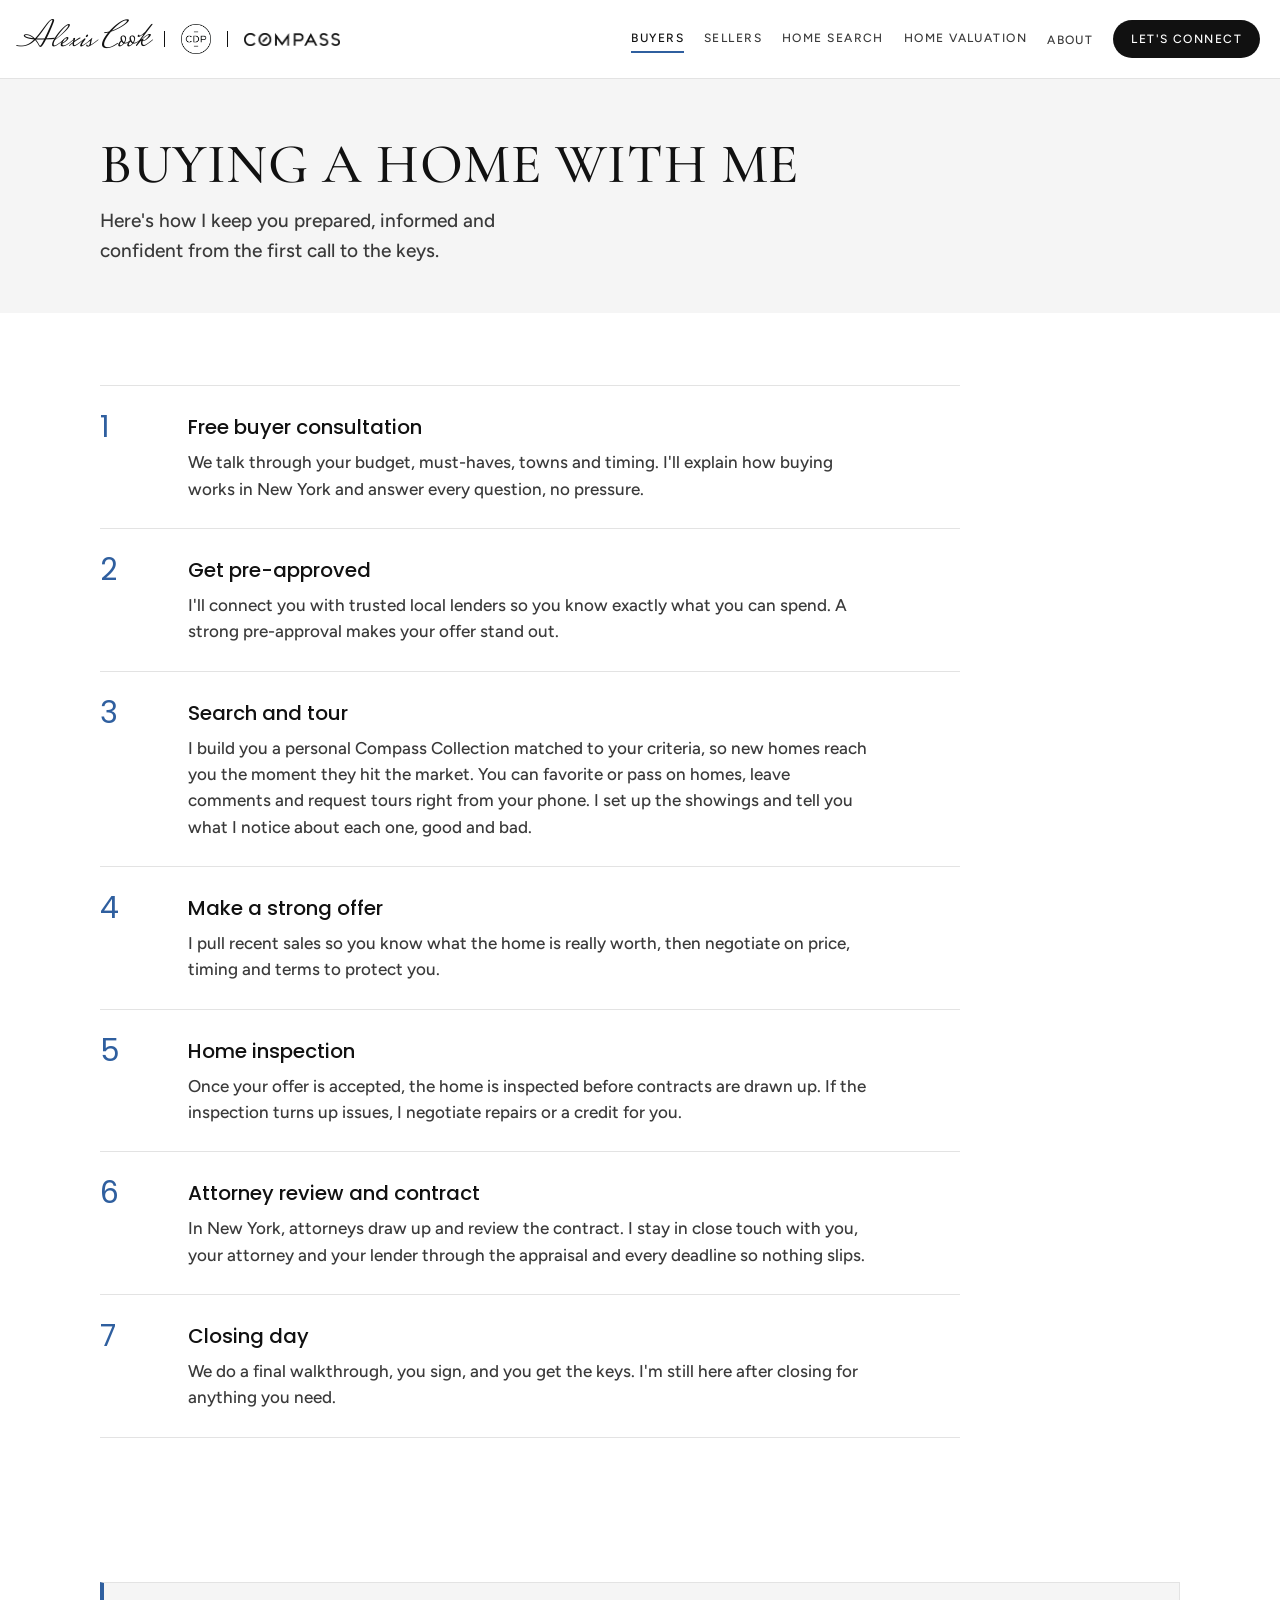
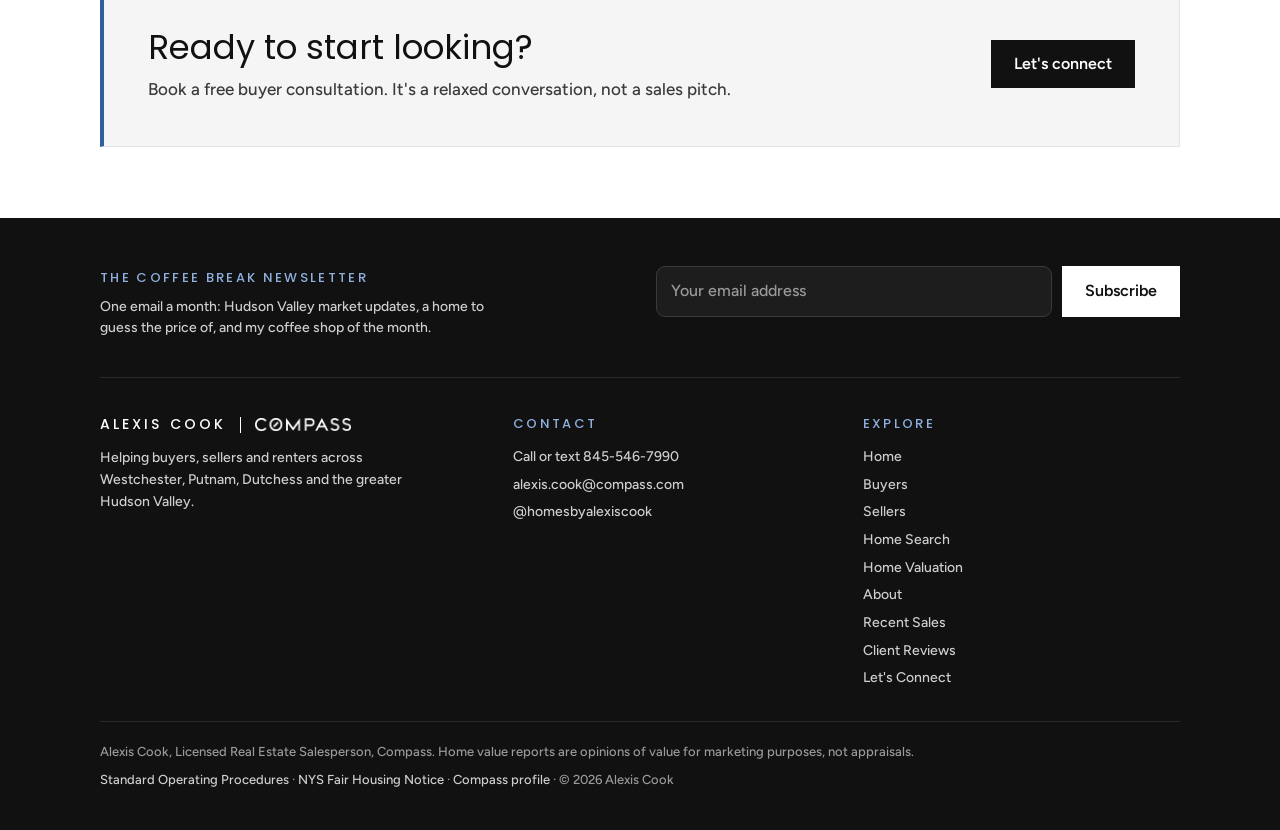
<file: buyers.html>
<!doctype html>
<html lang="en">
<head>
<meta charset="utf-8">
<meta name="viewport" content="width=device-width, initial-scale=1">
<title>Alexis Cook Real Estate | Buying a Home</title>
<meta name="description" content="How Alexis Cook helps buyers in Westchester, Putnam and Dutchess counties.">
<meta property="og:type" content="website">
<meta property="og:site_name" content="Alexis Cook Real Estate | Compass">
<meta property="og:title" content="Alexis Cook Real Estate | Buying a Home">
<meta property="og:description" content="How Alexis Cook helps buyers in Westchester, Putnam and Dutchess counties.">
<meta property="og:image" content="https://alexis-cook.com/og-image.jpg">
<meta property="og:image:width" content="1200">
<meta property="og:image:height" content="630">
<meta name="twitter:card" content="summary_large_image">
<link rel="preconnect" href="https://fonts.googleapis.com">
<link rel="preconnect" href="https://fonts.gstatic.com" crossorigin>
<link href="https://fonts.googleapis.com/css2?family=Cormorant+Garamond:wght@500;600&family=Mrs+Saint+Delafield&family=Poppins:wght@300;400;500;600&family=Figtree:wght@400;500;600&display=swap" rel="stylesheet">
<link rel="icon" type="image/png" sizes="32x32" href="favicon-32.png">
<link rel="apple-touch-icon" href="apple-touch-icon.png">
<link rel="stylesheet" href="styles.css">
</head>
<body>
<header class="top">
  <div class="wrap">
    <a class="brand sig-brand" href="index.html"><span class="sig">Alexis Cook</span><span class="div"></span><img class="cdp-logo dark" src="cdp-mark-black.png" alt="The Cathy Duff-Poritzky Team" width="428" height="428"><img class="cdp-logo light" src="cdp-mark-white.png" alt="" width="428" height="428"><span class="div cdp-div"></span><img class="co-logo dark" src="compass-logo.png" alt="Compass" width="791" height="108"><img class="co-logo light" src="compass-logo-white.png" alt="" width="791" height="108"></a>
    <button class="menu-toggle" type="button" aria-expanded="false" aria-controls="menu">Menu</button>
    <nav class="menu" id="menu" aria-label="Main"><a href="buyers.html" aria-current="page">Buyers</a><a href="sellers.html">Sellers</a><a href="home-search.html">Home Search</a><a href="home-value.html">Home Valuation</a><div class="has-sub"><a href="about.html">About</a><div class="sub"><a href="about.html">Meet Alexis</a><a href="sales.html">Recent Sales</a><a href="reviews.html">Client Reviews</a></div></div><a href="contact.html" class="cta">Let's Connect</a></nav>
  </div>
</header>
<main>
<section class="page-hero"><div class="wrap"><h1>Buying a home with me</h1><p class="lede">Here's how I keep you prepared, informed and confident from the first call to the keys.</p></div></section>
<section class="band"><div class="wrap">
  <ol class="steps"><li><h3>Free buyer consultation</h3><p>We talk through your budget, must-haves, towns and timing. I'll explain how buying works in New York and answer every question, no pressure.</p></li><li><h3>Get pre-approved</h3><p>I'll connect you with trusted local lenders so you know exactly what you can spend. A strong pre-approval makes your offer stand out.</p></li><li><h3>Search and tour</h3><p>I build you a personal Compass Collection matched to your criteria, so new homes reach you the moment they hit the market. You can favorite or pass on homes, leave comments and request tours right from your phone. I set up the showings and tell you what I notice about each one, good and bad.</p></li><li><h3>Make a strong offer</h3><p>I pull recent sales so you know what the home is really worth, then negotiate on price, timing and terms to protect you.</p></li><li><h3>Home inspection</h3><p>Once your offer is accepted, the home is inspected before contracts are drawn up. If the inspection turns up issues, I negotiate repairs or a credit for you.</p></li><li><h3>Attorney review and contract</h3><p>In New York, attorneys draw up and review the contract. I stay in close touch with you, your attorney and your lender through the appraisal and every deadline so nothing slips.</p></li><li><h3>Closing day</h3><p>We do a final walkthrough, you sign, and you get the keys. I'm still here after closing for anything you need.</p></li></ol>
</div></section>
<section class="band"><div class="wrap"><div class="callout"><div><h2>Ready to start looking?</h2><p>Book a free buyer consultation. It's a relaxed conversation, not a sales pitch.</p></div><a class="btn primary" href="contact.html">Let's connect</a></div></div></section>
</main>
<footer>
  <div class="wrap">
    <div class="news">
      <div><h3>The Coffee Break newsletter</h3><p>One email a month: Hudson Valley market updates, a home to guess the price of, and my coffee shop of the month.</p></div>
      <form class="news-form" novalidate>
        <label class="sr" for="news-email">Email address</label>
        <input type="email" id="news-email" name="email" placeholder="Your email address" autocomplete="email" required>
        <button class="btn light" type="submit">Subscribe</button>
        <p class="news-msg" role="status"></p>
      </form>
    </div>
    <div class="cols">
      <div>
        <a class="brand" href="index.html"><span>Alexis Cook</span><span class="div"></span><img class="co-logo" src="compass-logo-white.png" alt="Compass" width="791" height="108"></a>
        <p style="margin:0;max-width:34ch">Helping buyers, sellers and renters across Westchester, Putnam, Dutchess and the greater Hudson Valley.</p>
      </div>
      <div><h3>Contact</h3><ul>
        <li>Call or text <a class="call-link" href="sms:+18455467990"><span>845-546-7990</span></a></li>
        <li><a href="mailto:alexis.cook@compass.com">alexis.cook@compass.com</a></li>
        <li><a href="https://www.instagram.com/homesbyalexiscook/" target="_blank" rel="noopener">@homesbyalexiscook</a></li>
      </ul></div>
      <div><h3>Explore</h3><ul><li><a href="index.html">Home</a></li><li><a href="buyers.html">Buyers</a></li><li><a href="sellers.html">Sellers</a></li><li><a href="home-search.html">Home Search</a></li><li><a href="home-value.html">Home Valuation</a></li><li><a href="about.html">About</a></li><li><a href="sales.html">Recent Sales</a></li><li><a href="reviews.html">Client Reviews</a></li><li><a href="contact.html">Let's Connect</a></li></ul></div>
    </div>
    <div class="legal">
      <div>Alexis Cook, Licensed Real Estate Salesperson, Compass. Home value reports are opinions of value for marketing purposes, not appraisals.</div>
      <div><a href="https://www.compass.com/ucfe-assets/consumer-footer/8/NY-StandardOperatingProcedures-2026-03.pdf" target="_blank" rel="noopener">Standard Operating Procedures</a> · <a href="https://dos.ny.gov/system/files/documents/2025/03/nys-housing-and-anti-discrimination-notice_02.2025.pdf" target="_blank" rel="noopener">NYS Fair Housing Notice</a> · <a href="https://www.compass.com/agents/alexis-cook/" target="_blank" rel="noopener">Compass profile</a> · &copy; <span class="yr">2026</span> Alexis Cook</div>
    </div>
  </div>
</footer>
<div class="cmodal" id="cmodal" hidden>
  <div class="cm-card" role="dialog" aria-modal="true" aria-labelledby="cm-title">
    <button class="cm-x" type="button" aria-label="Close">&times;</button>
    <div class="cm-ask">
      <p class="eyebrow">One quick question before your results</p>
      <h2 id="cm-title">Want a personalized collection?</h2>
      <p class="cm-sub cm-ask-sub">I'll curate a personalized collection of homes that match your criteria and send you new ones the moment they hit the market.</p>
      <div class="cm-actions"><button type="button" class="cm-yes">Yes</button><button type="button" class="cm-no cm-go">No, I'll browse myself</button></div>
      <p class="cm-note">Either way, your search results open on Compass next.</p>
    </div>
    <div class="cm-step" hidden>
      <p class="eyebrow">Your personalized collection</p>
      <h2>Tell me what you are looking for</h2>
      <p class="cm-sub">I will build you a private Compass Collection. New matches go straight to you, and you can favorite homes and request tours from your phone.</p>
      <form id="cmf" novalidate>
        <div class="row2"><div><label class="f" for="cm-name">Full name</label><input type="text" id="cm-name" name="name" autocomplete="name"></div><div><label class="f" for="cm-phone">Phone (optional)</label><input type="tel" id="cm-phone" name="phone" autocomplete="tel"></div></div>
        <label class="f" for="cm-email">Email</label><input type="email" id="cm-email" name="email" autocomplete="email">
        <div class="row2"><div><label class="f" for="cm-area">Towns you are interested in (optional)</label><input type="text" id="cm-area" name="area" placeholder="e.g. Beacon, Fishkill, Cold Spring"></div><div><label class="f" for="cm-price">Price range (optional)</label><select id="cm-price" name="price"><option value="">Choose one</option><option>Under $300K</option><option>$300K to $500K</option><option>$500K to $750K</option><option>$750K to $1M</option><option>$1M to $1.5M</option><option>$1.5M+</option><option>Rent: under $2,500/mo</option><option>Rent: $2,500 to $4,000/mo</option><option>Rent: $4,000+/mo</option></select></div></div>
        <div class="row2"><div><label class="f" for="cm-beds">Bedrooms (optional)</label><select id="cm-beds" name="beds"><option value="">Any</option><option>1+</option><option>2+</option><option>3+</option><option>4+</option><option>5+</option></select></div><div><label class="f" for="cm-baths">Bathrooms (optional)</label><select id="cm-baths" name="baths"><option value="">Any</option><option>1+</option><option>2+</option><option>3+</option></select></div></div>
        <label class="f" for="cm-notes">Must-haves (optional)</label><textarea id="cm-notes" name="notes" placeholder="Garage, big yard, close to Metro-North..."></textarea>
        <label class="consent"><input type="checkbox" id="cm-consent" name="consent" value="Yes"><span>I agree that Alexis Cook of Compass may contact me by email, phone or text about homes for sale or rent. Message and data rates may apply. I can opt out at any time.</span></label>
        <p class="err" id="cm-err" role="alert"></p>
        <div class="cm-actions"><button type="submit" class="btn sq dark" id="cm-send">Set up my collection</button><button type="button" class="cm-skip cm-go">No thanks, just browsing</button></div>
      </form>
    </div>
    <div class="cm-done" hidden>
      <div class="cm-check" aria-hidden="true">✓</div>
      <p class="eyebrow">Thank you</p>
      <h2>Your collection is on its way!</h2>
      <p class="cm-sub">I will send you your personal Compass Collection shortly. Keep an eye on your inbox. In the meantime, you can start browsing on Compass.</p>
      <button type="button" class="btn sq dark cm-browse cm-go">Continue to Compass <span aria-hidden="true">→</span></button>
    </div>
  </div>
</div>
<script>
/* Collection sign-up after a home search: paste the collection Google Form's formResponse URL and entry IDs */
/* TEST FEATURE: bring visitors back from Compass after this many seconds (0 = off) */
var REDIRECT_BACK_SECONDS=0;
window.alexisOpenCompass=function(u){var w=null;try{w=window.open(u,'_blank')}catch(er){}if(!w)return;
if(REDIRECT_BACK_SECONDS>0){setTimeout(function(){try{var back=location.href.split('#')[0].split('?')[0]+'?back=1';w.location.href=back}catch(er){}},REDIRECT_BACK_SECONDS*1000)}};
var COLLECTION_FORM={"action":"https://docs.google.com/forms/d/e/1FAIpQLSfFb0w88-A323gLJ5zoATSFI6s1lYARR0IrbXmosw9a89P1Dw/formResponse","fields":{"name":"entry.246317065","phone":"entry.270979491","email":"entry.364528451","area":"entry.91825032","price":"entry.943326183","beds":"entry.1373302693","baths":"entry.874305298","notes":"entry.414756791","type":"entry.1419887097","consent":"entry.159739150"}};
(function(){var m=document.getElementById('cmodal');if(!m||!document.querySelector('.csearch'))return;var f=document.getElementById('cmf'),err=document.getElementById('cm-err'),url='',rent=false,last=null;
function close(){m.hidden=true;document.body.style.overflow='';if(last)last.focus()}
var shown=false,searched='';window.alexisCollect=function(u,r){url=u;rent=r;if(shown)return false;var si=[].slice.call(document.querySelectorAll('.cs-input')).filter(function(i){return i.value.trim()})[0];searched=si?si.value.trim():'';f.elements.area.value='';open_();return true};
document.querySelectorAll('.open-collection').forEach(function(l){l.addEventListener('click',function(e){e.preventDefault();url='https://www.compass.com/homes-for-sale/new-york/?agent_id=68668dd5f72f300001ff11c6';rent=false;searched='';f.elements.area.value='';open_(true)})});
function open_(direct){shown=true;m.querySelector('.cm-ask-sub').textContent=rent?"I'll curate a personalized collection of rentals that match your criteria and send you new ones the moment they hit the market.":"I'll curate a personalized collection of homes that match your criteria and send you new ones the moment they hit the market.";last=document.activeElement;m.querySelector('.cm-ask').hidden=!!direct;m.querySelector('.cm-step').hidden=!direct;m.querySelector('.cm-done').hidden=true;err.textContent='';
m.hidden=false;document.body.style.overflow='hidden';setTimeout(function(){(direct?f.elements.name:m.querySelector('.cm-yes')).focus()},50)}
m.querySelector('.cm-yes').addEventListener('click',function(){m.querySelector('.cm-ask').hidden=true;m.querySelector('.cm-step').hidden=false;f.elements.name.focus()});
try{if(/[?&]back=1/.test(location.search)){var done=false;try{done=localStorage.getItem('ac_collect_done')==='1'}catch(er){}if(!done){url='https://www.compass.com/homes-for-sale/new-york/?agent_id=68668dd5f72f300001ff11c6';setTimeout(function(){open_();var t=document.getElementById('cm-title');if(t)t.textContent='Still looking? Let me send you new listings.'},600)}}}catch(er){}
m.querySelectorAll('.cm-go').forEach(function(b){b.addEventListener('click',function(){close();window.alexisOpenCompass(url)})});
m.querySelector('.cm-x').addEventListener('click',close);m.addEventListener('click',function(e){if(e.target===m)close()});document.addEventListener('keydown',function(e){if(e.key==='Escape'&&!m.hidden)close()});
function v(n){var e=f.elements[n];if(!e)return '';if(n==='area'&&!(e.value||'').trim()&&searched)return 'Searched: '+searched;if(e.type==='checkbox')return e.checked?e.value:'';return (e.value||'').trim()}
f.addEventListener('submit',function(e){e.preventDefault();err.textContent='';
if(!v('name'))return err.textContent='Please enter your name.';
if(!/^[^\s@]+@[^\s@]+\.[^\s@]+$/.test(v('email')))return err.textContent='Please enter a valid email address.';
if(!v('consent'))return err.textContent='Please check the box so I can send you listings.';
var btn=document.getElementById('cm-send');btn.disabled=true;btn.textContent='Sending...';var fd=new FormData(),F=COLLECTION_FORM.fields;
Object.keys(F).forEach(function(k){if(!F[k])return;fd.append(F[k],k==='type'?(rent?'Rent':'Buy'):v(k))});
(COLLECTION_FORM.action?fetch(COLLECTION_FORM.action,{method:'POST',mode:'no-cors',body:fd}):Promise.resolve()).then(function(){try{localStorage.setItem('ac_collect_done','1')}catch(er){}m.querySelector('.cm-step').hidden=true;m.querySelector('.cm-done').hidden=false;btn.disabled=false;btn.textContent='Set up my collection';f.reset()},function(){btn.disabled=false;btn.textContent='Set up my collection';err.textContent="That didn't go through. Check your connection and try again, or call or text 845-546-7990."})});
})();
</script>
<script>
/* phone number: opens Messages on phones and Macs; on other computers copies the number */
(function(){document.querySelectorAll('.call-link').forEach(function(a){a.addEventListener('click',function(e){if(matchMedia('(pointer:coarse)').matches||/Mac|iPhone|iPad/.test(navigator.platform))return;e.preventDefault();var n='845-546-7990',sp=a.querySelector('span');function done(){sp.textContent='Number copied';setTimeout(function(){sp.textContent=n},1800)}if(navigator.clipboard)navigator.clipboard.writeText(n).then(done,function(){sp.textContent=n});else done()})})})();
/* always open each page at the top */
(function(){if(location.hash)return;try{history.scrollRestoration='manual'}catch(e){}function t(){window.scrollTo({top:0,left:0,behavior:'instant'});document.documentElement.scrollTop=0;document.body.scrollTop=0}t();document.addEventListener('DOMContentLoaded',t);addEventListener('load',function(){t();setTimeout(t,60)});addEventListener('pageshow',t)})();
(function(){var b=document.querySelector('.menu-toggle'),m=document.getElementById('menu');b.addEventListener('click',function(){var o=m.classList.toggle('open');b.setAttribute('aria-expanded',o)});
var hd=document.querySelector('.top.over');if(hd){var f=function(){hd.classList.toggle('solid',scrollY>40)};f();addEventListener('scroll',f,{passive:true})}
document.querySelectorAll('.yr').forEach(function(e){e.textContent=new Date().getFullYear()});})();
/* town picker grouped by county */
(function(){var G={"Westchester": ["Westchester County", "Yorktown Heights", "Cortlandt Manor", "Peekskill", "Croton-on-Hudson", "Mohegan Lake", "Ossining", "Tarrytown", "Sleepy Hollow", "Briarcliff Manor", "Pleasantville", "Chappaqua", "Mount Kisco", "Bedford", "Katonah", "Somers", "North Salem", "White Plains", "Scarsdale", "Rye", "Harrison", "Mamaroneck", "Larchmont", "New Rochelle", "Bronxville", "Eastchester", "Irvington", "Dobbs Ferry", "Hastings-on-Hudson"], "Putnam": ["Putnam County", "Mahopac", "Carmel", "Brewster", "Cold Spring", "Garrison", "Putnam Valley", "Patterson", "Kent"], "Dutchess": ["Dutchess County", "Hopewell Junction", "Fishkill", "Beacon", "Poughkeepsie", "Wappingers Falls", "Pleasant Valley", "Hyde Park", "Rhinebeck", "Red Hook", "Millbrook", "LaGrangeville", "Pawling", "Dover Plains", "Amenia", "Pine Plains"]};document.querySelectorAll('.csearch').forEach(function(f){var inp=f.querySelector('.cs-input'),list=f.querySelector('.cs-list');function draw(){if(f.querySelector('input[value=sell]').checked){list.hidden=true;return}var q=inp.value.trim().toLowerCase(),h='';Object.keys(G).forEach(function(c){var m=G[c].filter(function(t){return !q||t.toLowerCase().indexOf(q)>-1});if(m.length){h+='<div class="cs-g"><div class="cs-gh">'+c+'</div>'+m.map(function(t){return '<button type="button" role="option" class="cs-opt">'+t+'</button>'}).join('')+'</div>'}});list.innerHTML=h;list.hidden=!h;inp.setAttribute('aria-expanded',!!h)}inp.addEventListener('focus',draw);inp.addEventListener('input',draw);list.addEventListener('mousedown',function(e){var b=e.target.closest('.cs-opt');if(!b)return;e.preventDefault();inp.value=b.textContent;list.hidden=true;inp.setAttribute('aria-expanded','false')});inp.addEventListener('blur',function(){setTimeout(function(){list.hidden=true;inp.setAttribute('aria-expanded','false')},120)});inp.addEventListener('keydown',function(e){if(e.key==='Escape'){list.hidden=true}if(e.key==='ArrowDown'){var o=list.querySelector('.cs-opt');if(o){e.preventDefault();o.focus()}}});list.addEventListener('keydown',function(e){var os=[].slice.call(list.querySelectorAll('.cs-opt')),i=os.indexOf(document.activeElement);if(e.key==='ArrowDown'&&i<os.length-1){e.preventDefault();os[i+1].focus()}if(e.key==='ArrowUp'){e.preventDefault();(i>0?os[i-1]:inp).focus()}if(e.key==='Enter'&&i>-1){e.preventDefault();inp.value=os[i].textContent;list.hidden=true;inp.focus()}});})})();
/* Buy / Rent / Sell mode */
(function(){document.querySelectorAll('.csearch').forEach(function(f){var inp=f.querySelector('.cs-input'),go=f.querySelector('.cs-go'),note=f.querySelector('.cs-note');f.querySelectorAll('input[name=cs-type]').forEach(function(r){r.addEventListener('change',function(){var sell=r.value==='sell'&&r.checked;f.classList.toggle('is-sell',sell);inp.placeholder=sell?"What's your home address?":'Town or city';inp.setAttribute('autocomplete',sell?'street-address':'off');go.textContent=sell?'Get my home value':'Search homes';if(note)note.textContent=sell?'Free, personal home value report from Alexis.':'Search opens on Compass.';inp.value='';var l=f.querySelector('.cs-list');if(l)l.hidden=true;inp.focus()})})})})();
/* Compass home search */
(function(){document.querySelectorAll('.csearch').forEach(function(f){f.addEventListener('submit',function(e){e.preventDefault();if(f.querySelector('input[value=sell]').checked){var ad=f.querySelector('.cs-input').value.trim();location.href='home-value.html'+(ad?'?address='+encodeURIComponent(ad):'');return}var q=f.querySelector('.cs-input').value.trim().toLowerCase().replace(/,?\s*(ny|new york)$/,'').replace(/[^a-z0-9]+/g,'-').replace(/^-|-$/g,'');var rent=f.querySelector('input[value=rent]').checked;var base='https://www.compass.com/'+(rent?'for-rent/':'homes-for-sale/');var url=(q?base+q+'-ny/':base+'new-york/')+'?agent_id=68668dd5f72f300001ff11c6';if(window.alexisCollect&&window.alexisCollect(url,rent))return;if(window.alexisOpenCompass)window.alexisOpenCompass(url);else try{window.open(url,'_blank','noopener')}catch(er){}})})})();
/* Newsletter sign-up: paste the newsletter Google Form's formResponse URL and email entry ID */
var NEWSLETTER_FORM={action:"https://docs.google.com/forms/d/e/1FAIpQLSd9pEn5VO9FP5l-oSFQ3yQuff3pQ4GppbQ3dDFXpqBW5xkaDg/formResponse",emailField:"entry.209582243"};
(function(){var f=document.querySelector('.news-form');if(!f)return;var m=f.querySelector('.news-msg');
f.addEventListener('submit',function(e){e.preventDefault();var v=f.email.value.trim();
if(!/^[^\s@]+@[^\s@]+\.[^\s@]+$/.test(v)){m.textContent='Please enter a valid email address.';return}
var fd=new FormData();if(NEWSLETTER_FORM.emailField)fd.append(NEWSLETTER_FORM.emailField,v);
(NEWSLETTER_FORM.action?fetch(NEWSLETTER_FORM.action,{method:'POST',mode:'no-cors',body:fd}):Promise.resolve()).then(function(){f.reset();m.textContent="You're on the list. Your first issue arrives next month."},function(){m.textContent="That didn't go through. Please try again."});});})();
</script>

</body>
</html>
</file>
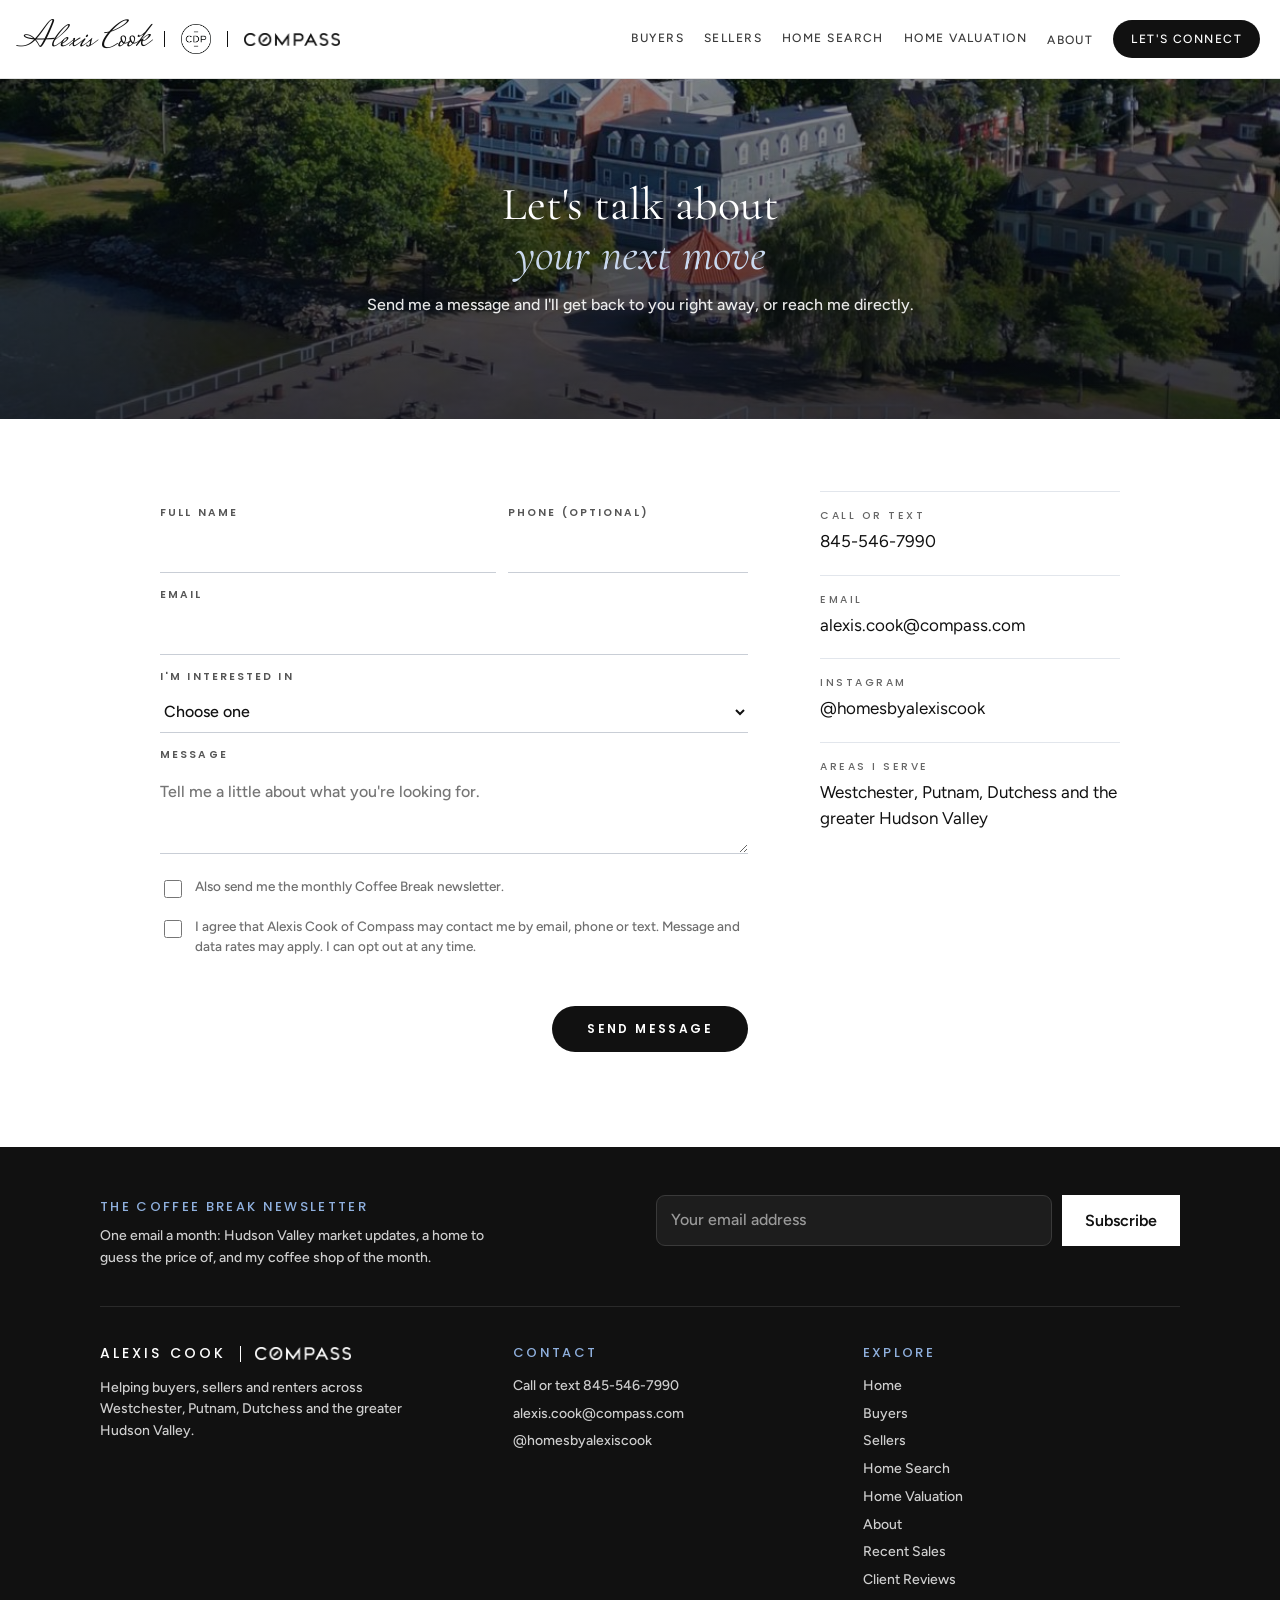
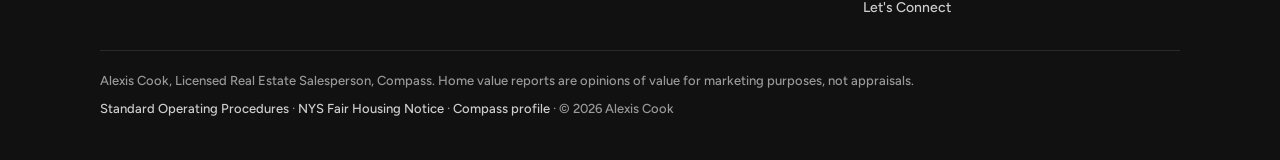
<file: contact.html>
<!doctype html>
<html lang="en">
<head>
<meta charset="utf-8">
<meta name="viewport" content="width=device-width, initial-scale=1">
<title>Alexis Cook Real Estate | Let's Connect</title>
<meta name="description" content="Contact Alexis Cook, Compass, in the Hudson Valley.">
<meta property="og:type" content="website">
<meta property="og:site_name" content="Alexis Cook Real Estate | Compass">
<meta property="og:title" content="Alexis Cook Real Estate | Let's Connect">
<meta property="og:description" content="Contact Alexis Cook, Compass, in the Hudson Valley.">
<meta property="og:image" content="https://alexis-cook.com/og-image.jpg">
<meta property="og:image:width" content="1200">
<meta property="og:image:height" content="630">
<meta name="twitter:card" content="summary_large_image">
<link rel="preconnect" href="https://fonts.googleapis.com">
<link rel="preconnect" href="https://fonts.gstatic.com" crossorigin>
<link href="https://fonts.googleapis.com/css2?family=Cormorant+Garamond:wght@500;600&family=Mrs+Saint+Delafield&family=Poppins:wght@300;400;500;600&family=Figtree:wght@400;500;600&display=swap" rel="stylesheet">
<link rel="icon" type="image/png" sizes="32x32" href="favicon-32.png">
<link rel="apple-touch-icon" href="apple-touch-icon.png">
<link rel="stylesheet" href="styles.css">
</head>
<body>
<header class="top">
  <div class="wrap">
    <a class="brand sig-brand" href="index.html"><span class="sig">Alexis Cook</span><span class="div"></span><img class="cdp-logo dark" src="cdp-mark-black.png" alt="The Cathy Duff-Poritzky Team" width="428" height="428"><img class="cdp-logo light" src="cdp-mark-white.png" alt="" width="428" height="428"><span class="div cdp-div"></span><img class="co-logo dark" src="compass-logo.png" alt="Compass" width="791" height="108"><img class="co-logo light" src="compass-logo-white.png" alt="" width="791" height="108"></a>
    <button class="menu-toggle" type="button" aria-expanded="false" aria-controls="menu">Menu</button>
    <nav class="menu" id="menu" aria-label="Main"><a href="buyers.html">Buyers</a><a href="sellers.html">Sellers</a><a href="home-search.html">Home Search</a><a href="home-value.html">Home Valuation</a><div class="has-sub"><a href="about.html">About</a><div class="sub"><a href="about.html">Meet Alexis</a><a href="sales.html">Recent Sales</a><a href="reviews.html">Client Reviews</a></div></div><a href="contact.html" class="cta" aria-current="page">Let's Connect</a></nav>
  </div>
</header>
<main>
<section class="cx cxA"><div class="cx-side"><div class="cx-in reveal">
  <h1>Let's talk about<br><em>your next move</em></h1>
  <p>Send me a message and I'll get back to you right away, or reach me directly.</p>
  <ul class="cx-list cx-desk">
    <li><span>Call or text</span><a class="call-link" href="sms:+18455467990">845-546-7990</a></li>
    <li><span>Email</span><a href="mailto:alexis.cook@compass.com">alexis.cook@compass.com</a></li>
    <li><span>Instagram</span><a href="https://www.instagram.com/homesbyalexiscook/" target="_blank" rel="noopener">@homesbyalexiscook</a></li>
    <li><span>Areas I serve</span><b>Westchester, Putnam, Dutchess and the greater Hudson Valley</b></li>
  </ul>
</div></div><div class="cx-form">
    <form id="cf" novalidate>
      <div class="row2">
        <div><label class="f" for="c-name">Full name</label><input type="text" id="c-name" name="name" autocomplete="name" required></div>
        <div><label class="f" for="c-phone">Phone (optional)</label><input type="tel" id="c-phone" name="phone" autocomplete="tel"></div>
      </div>
      <label class="f" for="c-email">Email</label><input type="email" id="c-email" name="email" autocomplete="email" required>
      <label class="f" for="c-interest">I'm interested in</label>
      <select id="c-interest" name="interest" required><option value="" selected disabled>Choose one</option><option>Buying</option><option>Selling</option><option>Buying and selling</option><option>Looking to rent</option><option>Leasing property</option><option>Just a question</option></select>
      <label class="f" for="c-msg">Message</label><textarea id="c-msg" name="message" placeholder="Tell me a little about what you're looking for."></textarea>
      <label class="consent"><input type="checkbox" id="c-news" name="newsletter" value="Yes"><span>Also send me the monthly Coffee Break newsletter.</span></label>
      <label class="consent"><input type="checkbox" id="c-consent" name="consent" value="Yes"><span>I agree that Alexis Cook of Compass may contact me by email, phone or text. Message and data rates may apply. I can opt out at any time.</span></label>
      <p class="err" id="c-err" role="alert"></p>
      <div class="nav"><button type="submit" class="btn primary" id="c-send">Send message</button></div>
    </form>
    <div class="done" id="c-done" hidden><p class="eyebrow">Message sent</p><h2>Thanks, I'll be in touch soon.</h2><p>I'll get back to you shortly. Need me now? Call or text 845-546-7990.</p></div>
  <ul class="cx-list cx-mob">
    <li><span>Call or text</span><a class="call-link" href="sms:+18455467990">845-546-7990</a></li>
    <li><span>Email</span><a href="mailto:alexis.cook@compass.com">alexis.cook@compass.com</a></li>
    <li><span>Instagram</span><a href="https://www.instagram.com/homesbyalexiscook/" target="_blank" rel="noopener">@homesbyalexiscook</a></li>
    <li><span>Areas I serve</span><b>Westchester, Putnam, Dutchess and the greater Hudson Valley</b></li>
  </ul>
</div></section>
</main>
<footer>
  <div class="wrap">
    <div class="news">
      <div><h3>The Coffee Break newsletter</h3><p>One email a month: Hudson Valley market updates, a home to guess the price of, and my coffee shop of the month.</p></div>
      <form class="news-form" novalidate>
        <label class="sr" for="news-email">Email address</label>
        <input type="email" id="news-email" name="email" placeholder="Your email address" autocomplete="email" required>
        <button class="btn light" type="submit">Subscribe</button>
        <p class="news-msg" role="status"></p>
      </form>
    </div>
    <div class="cols">
      <div>
        <a class="brand" href="index.html"><span>Alexis Cook</span><span class="div"></span><img class="co-logo" src="compass-logo-white.png" alt="Compass" width="791" height="108"></a>
        <p style="margin:0;max-width:34ch">Helping buyers, sellers and renters across Westchester, Putnam, Dutchess and the greater Hudson Valley.</p>
      </div>
      <div><h3>Contact</h3><ul>
        <li>Call or text <a class="call-link" href="sms:+18455467990"><span>845-546-7990</span></a></li>
        <li><a href="mailto:alexis.cook@compass.com">alexis.cook@compass.com</a></li>
        <li><a href="https://www.instagram.com/homesbyalexiscook/" target="_blank" rel="noopener">@homesbyalexiscook</a></li>
      </ul></div>
      <div><h3>Explore</h3><ul><li><a href="index.html">Home</a></li><li><a href="buyers.html">Buyers</a></li><li><a href="sellers.html">Sellers</a></li><li><a href="home-search.html">Home Search</a></li><li><a href="home-value.html">Home Valuation</a></li><li><a href="about.html">About</a></li><li><a href="sales.html">Recent Sales</a></li><li><a href="reviews.html">Client Reviews</a></li><li><a href="contact.html">Let's Connect</a></li></ul></div>
    </div>
    <div class="legal">
      <div>Alexis Cook, Licensed Real Estate Salesperson, Compass. Home value reports are opinions of value for marketing purposes, not appraisals.</div>
      <div><a href="https://www.compass.com/ucfe-assets/consumer-footer/8/NY-StandardOperatingProcedures-2026-03.pdf" target="_blank" rel="noopener">Standard Operating Procedures</a> · <a href="https://dos.ny.gov/system/files/documents/2025/03/nys-housing-and-anti-discrimination-notice_02.2025.pdf" target="_blank" rel="noopener">NYS Fair Housing Notice</a> · <a href="https://www.compass.com/agents/alexis-cook/" target="_blank" rel="noopener">Compass profile</a> · &copy; <span class="yr">2026</span> Alexis Cook</div>
    </div>
  </div>
</footer>
<div class="cmodal" id="cmodal" hidden>
  <div class="cm-card" role="dialog" aria-modal="true" aria-labelledby="cm-title">
    <button class="cm-x" type="button" aria-label="Close">&times;</button>
    <div class="cm-ask">
      <p class="eyebrow">One quick question before your results</p>
      <h2 id="cm-title">Want a personalized collection?</h2>
      <p class="cm-sub cm-ask-sub">I'll curate a personalized collection of homes that match your criteria and send you new ones the moment they hit the market.</p>
      <div class="cm-actions"><button type="button" class="cm-yes">Yes</button><button type="button" class="cm-no cm-go">No, I'll browse myself</button></div>
      <p class="cm-note">Either way, your search results open on Compass next.</p>
    </div>
    <div class="cm-step" hidden>
      <p class="eyebrow">Your personalized collection</p>
      <h2>Tell me what you are looking for</h2>
      <p class="cm-sub">I will build you a private Compass Collection. New matches go straight to you, and you can favorite homes and request tours from your phone.</p>
      <form id="cmf" novalidate>
        <div class="row2"><div><label class="f" for="cm-name">Full name</label><input type="text" id="cm-name" name="name" autocomplete="name"></div><div><label class="f" for="cm-phone">Phone (optional)</label><input type="tel" id="cm-phone" name="phone" autocomplete="tel"></div></div>
        <label class="f" for="cm-email">Email</label><input type="email" id="cm-email" name="email" autocomplete="email">
        <div class="row2"><div><label class="f" for="cm-area">Towns you are interested in (optional)</label><input type="text" id="cm-area" name="area" placeholder="e.g. Beacon, Fishkill, Cold Spring"></div><div><label class="f" for="cm-price">Price range (optional)</label><select id="cm-price" name="price"><option value="">Choose one</option><option>Under $300K</option><option>$300K to $500K</option><option>$500K to $750K</option><option>$750K to $1M</option><option>$1M to $1.5M</option><option>$1.5M+</option><option>Rent: under $2,500/mo</option><option>Rent: $2,500 to $4,000/mo</option><option>Rent: $4,000+/mo</option></select></div></div>
        <div class="row2"><div><label class="f" for="cm-beds">Bedrooms (optional)</label><select id="cm-beds" name="beds"><option value="">Any</option><option>1+</option><option>2+</option><option>3+</option><option>4+</option><option>5+</option></select></div><div><label class="f" for="cm-baths">Bathrooms (optional)</label><select id="cm-baths" name="baths"><option value="">Any</option><option>1+</option><option>2+</option><option>3+</option></select></div></div>
        <label class="f" for="cm-notes">Must-haves (optional)</label><textarea id="cm-notes" name="notes" placeholder="Garage, big yard, close to Metro-North..."></textarea>
        <label class="consent"><input type="checkbox" id="cm-consent" name="consent" value="Yes"><span>I agree that Alexis Cook of Compass may contact me by email, phone or text about homes for sale or rent. Message and data rates may apply. I can opt out at any time.</span></label>
        <p class="err" id="cm-err" role="alert"></p>
        <div class="cm-actions"><button type="submit" class="btn sq dark" id="cm-send">Set up my collection</button><button type="button" class="cm-skip cm-go">No thanks, just browsing</button></div>
      </form>
    </div>
    <div class="cm-done" hidden>
      <div class="cm-check" aria-hidden="true">✓</div>
      <p class="eyebrow">Thank you</p>
      <h2>Your collection is on its way!</h2>
      <p class="cm-sub">I will send you your personal Compass Collection shortly. Keep an eye on your inbox. In the meantime, you can start browsing on Compass.</p>
      <button type="button" class="btn sq dark cm-browse cm-go">Continue to Compass <span aria-hidden="true">→</span></button>
    </div>
  </div>
</div>
<script>
/* Collection sign-up after a home search: paste the collection Google Form's formResponse URL and entry IDs */
/* TEST FEATURE: bring visitors back from Compass after this many seconds (0 = off) */
var REDIRECT_BACK_SECONDS=0;
window.alexisOpenCompass=function(u){var w=null;try{w=window.open(u,'_blank')}catch(er){}if(!w)return;
if(REDIRECT_BACK_SECONDS>0){setTimeout(function(){try{var back=location.href.split('#')[0].split('?')[0]+'?back=1';w.location.href=back}catch(er){}},REDIRECT_BACK_SECONDS*1000)}};
var COLLECTION_FORM={"action":"https://docs.google.com/forms/d/e/1FAIpQLSfFb0w88-A323gLJ5zoATSFI6s1lYARR0IrbXmosw9a89P1Dw/formResponse","fields":{"name":"entry.246317065","phone":"entry.270979491","email":"entry.364528451","area":"entry.91825032","price":"entry.943326183","beds":"entry.1373302693","baths":"entry.874305298","notes":"entry.414756791","type":"entry.1419887097","consent":"entry.159739150"}};
(function(){var m=document.getElementById('cmodal');if(!m||!document.querySelector('.csearch'))return;var f=document.getElementById('cmf'),err=document.getElementById('cm-err'),url='',rent=false,last=null;
function close(){m.hidden=true;document.body.style.overflow='';if(last)last.focus()}
var shown=false,searched='';window.alexisCollect=function(u,r){url=u;rent=r;if(shown)return false;var si=[].slice.call(document.querySelectorAll('.cs-input')).filter(function(i){return i.value.trim()})[0];searched=si?si.value.trim():'';f.elements.area.value='';open_();return true};
document.querySelectorAll('.open-collection').forEach(function(l){l.addEventListener('click',function(e){e.preventDefault();url='https://www.compass.com/homes-for-sale/new-york/?agent_id=68668dd5f72f300001ff11c6';rent=false;searched='';f.elements.area.value='';open_(true)})});
function open_(direct){shown=true;m.querySelector('.cm-ask-sub').textContent=rent?"I'll curate a personalized collection of rentals that match your criteria and send you new ones the moment they hit the market.":"I'll curate a personalized collection of homes that match your criteria and send you new ones the moment they hit the market.";last=document.activeElement;m.querySelector('.cm-ask').hidden=!!direct;m.querySelector('.cm-step').hidden=!direct;m.querySelector('.cm-done').hidden=true;err.textContent='';
m.hidden=false;document.body.style.overflow='hidden';setTimeout(function(){(direct?f.elements.name:m.querySelector('.cm-yes')).focus()},50)}
m.querySelector('.cm-yes').addEventListener('click',function(){m.querySelector('.cm-ask').hidden=true;m.querySelector('.cm-step').hidden=false;f.elements.name.focus()});
try{if(/[?&]back=1/.test(location.search)){var done=false;try{done=localStorage.getItem('ac_collect_done')==='1'}catch(er){}if(!done){url='https://www.compass.com/homes-for-sale/new-york/?agent_id=68668dd5f72f300001ff11c6';setTimeout(function(){open_();var t=document.getElementById('cm-title');if(t)t.textContent='Still looking? Let me send you new listings.'},600)}}}catch(er){}
m.querySelectorAll('.cm-go').forEach(function(b){b.addEventListener('click',function(){close();window.alexisOpenCompass(url)})});
m.querySelector('.cm-x').addEventListener('click',close);m.addEventListener('click',function(e){if(e.target===m)close()});document.addEventListener('keydown',function(e){if(e.key==='Escape'&&!m.hidden)close()});
function v(n){var e=f.elements[n];if(!e)return '';if(n==='area'&&!(e.value||'').trim()&&searched)return 'Searched: '+searched;if(e.type==='checkbox')return e.checked?e.value:'';return (e.value||'').trim()}
f.addEventListener('submit',function(e){e.preventDefault();err.textContent='';
if(!v('name'))return err.textContent='Please enter your name.';
if(!/^[^\s@]+@[^\s@]+\.[^\s@]+$/.test(v('email')))return err.textContent='Please enter a valid email address.';
if(!v('consent'))return err.textContent='Please check the box so I can send you listings.';
var btn=document.getElementById('cm-send');btn.disabled=true;btn.textContent='Sending...';var fd=new FormData(),F=COLLECTION_FORM.fields;
Object.keys(F).forEach(function(k){if(!F[k])return;fd.append(F[k],k==='type'?(rent?'Rent':'Buy'):v(k))});
(COLLECTION_FORM.action?fetch(COLLECTION_FORM.action,{method:'POST',mode:'no-cors',body:fd}):Promise.resolve()).then(function(){try{localStorage.setItem('ac_collect_done','1')}catch(er){}m.querySelector('.cm-step').hidden=true;m.querySelector('.cm-done').hidden=false;btn.disabled=false;btn.textContent='Set up my collection';f.reset()},function(){btn.disabled=false;btn.textContent='Set up my collection';err.textContent="That didn't go through. Check your connection and try again, or call or text 845-546-7990."})});
})();
</script>
<script>
/* phone number: opens Messages on phones and Macs; on other computers copies the number */
(function(){document.querySelectorAll('.call-link').forEach(function(a){a.addEventListener('click',function(e){if(matchMedia('(pointer:coarse)').matches||/Mac|iPhone|iPad/.test(navigator.platform))return;e.preventDefault();var n='845-546-7990',sp=a.querySelector('span');function done(){sp.textContent='Number copied';setTimeout(function(){sp.textContent=n},1800)}if(navigator.clipboard)navigator.clipboard.writeText(n).then(done,function(){sp.textContent=n});else done()})})})();
/* always open each page at the top */
(function(){if(location.hash)return;try{history.scrollRestoration='manual'}catch(e){}function t(){window.scrollTo({top:0,left:0,behavior:'instant'});document.documentElement.scrollTop=0;document.body.scrollTop=0}t();document.addEventListener('DOMContentLoaded',t);addEventListener('load',function(){t();setTimeout(t,60)});addEventListener('pageshow',t)})();
(function(){var b=document.querySelector('.menu-toggle'),m=document.getElementById('menu');b.addEventListener('click',function(){var o=m.classList.toggle('open');b.setAttribute('aria-expanded',o)});
var hd=document.querySelector('.top.over');if(hd){var f=function(){hd.classList.toggle('solid',scrollY>40)};f();addEventListener('scroll',f,{passive:true})}
document.querySelectorAll('.yr').forEach(function(e){e.textContent=new Date().getFullYear()});})();
/* town picker grouped by county */
(function(){var G={"Westchester": ["Westchester County", "Yorktown Heights", "Cortlandt Manor", "Peekskill", "Croton-on-Hudson", "Mohegan Lake", "Ossining", "Tarrytown", "Sleepy Hollow", "Briarcliff Manor", "Pleasantville", "Chappaqua", "Mount Kisco", "Bedford", "Katonah", "Somers", "North Salem", "White Plains", "Scarsdale", "Rye", "Harrison", "Mamaroneck", "Larchmont", "New Rochelle", "Bronxville", "Eastchester", "Irvington", "Dobbs Ferry", "Hastings-on-Hudson"], "Putnam": ["Putnam County", "Mahopac", "Carmel", "Brewster", "Cold Spring", "Garrison", "Putnam Valley", "Patterson", "Kent"], "Dutchess": ["Dutchess County", "Hopewell Junction", "Fishkill", "Beacon", "Poughkeepsie", "Wappingers Falls", "Pleasant Valley", "Hyde Park", "Rhinebeck", "Red Hook", "Millbrook", "LaGrangeville", "Pawling", "Dover Plains", "Amenia", "Pine Plains"]};document.querySelectorAll('.csearch').forEach(function(f){var inp=f.querySelector('.cs-input'),list=f.querySelector('.cs-list');function draw(){if(f.querySelector('input[value=sell]').checked){list.hidden=true;return}var q=inp.value.trim().toLowerCase(),h='';Object.keys(G).forEach(function(c){var m=G[c].filter(function(t){return !q||t.toLowerCase().indexOf(q)>-1});if(m.length){h+='<div class="cs-g"><div class="cs-gh">'+c+'</div>'+m.map(function(t){return '<button type="button" role="option" class="cs-opt">'+t+'</button>'}).join('')+'</div>'}});list.innerHTML=h;list.hidden=!h;inp.setAttribute('aria-expanded',!!h)}inp.addEventListener('focus',draw);inp.addEventListener('input',draw);list.addEventListener('mousedown',function(e){var b=e.target.closest('.cs-opt');if(!b)return;e.preventDefault();inp.value=b.textContent;list.hidden=true;inp.setAttribute('aria-expanded','false')});inp.addEventListener('blur',function(){setTimeout(function(){list.hidden=true;inp.setAttribute('aria-expanded','false')},120)});inp.addEventListener('keydown',function(e){if(e.key==='Escape'){list.hidden=true}if(e.key==='ArrowDown'){var o=list.querySelector('.cs-opt');if(o){e.preventDefault();o.focus()}}});list.addEventListener('keydown',function(e){var os=[].slice.call(list.querySelectorAll('.cs-opt')),i=os.indexOf(document.activeElement);if(e.key==='ArrowDown'&&i<os.length-1){e.preventDefault();os[i+1].focus()}if(e.key==='ArrowUp'){e.preventDefault();(i>0?os[i-1]:inp).focus()}if(e.key==='Enter'&&i>-1){e.preventDefault();inp.value=os[i].textContent;list.hidden=true;inp.focus()}});})})();
/* Buy / Rent / Sell mode */
(function(){document.querySelectorAll('.csearch').forEach(function(f){var inp=f.querySelector('.cs-input'),go=f.querySelector('.cs-go'),note=f.querySelector('.cs-note');f.querySelectorAll('input[name=cs-type]').forEach(function(r){r.addEventListener('change',function(){var sell=r.value==='sell'&&r.checked;f.classList.toggle('is-sell',sell);inp.placeholder=sell?"What's your home address?":'Town or city';inp.setAttribute('autocomplete',sell?'street-address':'off');go.textContent=sell?'Get my home value':'Search homes';if(note)note.textContent=sell?'Free, personal home value report from Alexis.':'Search opens on Compass.';inp.value='';var l=f.querySelector('.cs-list');if(l)l.hidden=true;inp.focus()})})})})();
/* Compass home search */
(function(){document.querySelectorAll('.csearch').forEach(function(f){f.addEventListener('submit',function(e){e.preventDefault();if(f.querySelector('input[value=sell]').checked){var ad=f.querySelector('.cs-input').value.trim();location.href='home-value.html'+(ad?'?address='+encodeURIComponent(ad):'');return}var q=f.querySelector('.cs-input').value.trim().toLowerCase().replace(/,?\s*(ny|new york)$/,'').replace(/[^a-z0-9]+/g,'-').replace(/^-|-$/g,'');var rent=f.querySelector('input[value=rent]').checked;var base='https://www.compass.com/'+(rent?'for-rent/':'homes-for-sale/');var url=(q?base+q+'-ny/':base+'new-york/')+'?agent_id=68668dd5f72f300001ff11c6';if(window.alexisCollect&&window.alexisCollect(url,rent))return;if(window.alexisOpenCompass)window.alexisOpenCompass(url);else try{window.open(url,'_blank','noopener')}catch(er){}})})})();
/* Newsletter sign-up: paste the newsletter Google Form's formResponse URL and email entry ID */
var NEWSLETTER_FORM={action:"https://docs.google.com/forms/d/e/1FAIpQLSd9pEn5VO9FP5l-oSFQ3yQuff3pQ4GppbQ3dDFXpqBW5xkaDg/formResponse",emailField:"entry.209582243"};
(function(){var f=document.querySelector('.news-form');if(!f)return;var m=f.querySelector('.news-msg');
f.addEventListener('submit',function(e){e.preventDefault();var v=f.email.value.trim();
if(!/^[^\s@]+@[^\s@]+\.[^\s@]+$/.test(v)){m.textContent='Please enter a valid email address.';return}
var fd=new FormData();if(NEWSLETTER_FORM.emailField)fd.append(NEWSLETTER_FORM.emailField,v);
(NEWSLETTER_FORM.action?fetch(NEWSLETTER_FORM.action,{method:'POST',mode:'no-cors',body:fd}):Promise.resolve()).then(function(){f.reset();m.textContent="You're on the list. Your first issue arrives next month."},function(){m.textContent="That didn't go through. Please try again."});});})();
</script>
<script>
/* Contact form: paste the contact Google Form's formResponse URL and entry IDs */
var CONTACT_FORM={"action":"https://docs.google.com/forms/d/e/1FAIpQLSeT-CLF1weQSm86ecA9iOY6-dTpFvMIh3XDBAduiHTvK0fqJA/formResponse","fields":{"name":"entry.664890936","phone":"entry.769377994","email":"entry.824704307","interest":"entry.262801080","message":"entry.238941150","newsletter":"entry.1240686785","consent":"entry.477611461"}};
(function(){var f=document.getElementById('cf'),err=document.getElementById('c-err'),btn=document.getElementById('c-send');
function v(n){var e=f.elements[n];if(e.type==='checkbox')return e.checked?e.value:'';return (e.value||'').trim()}
f.addEventListener('submit',function(e){e.preventDefault();err.textContent='';
if(!v('name'))return err.textContent='Please enter your name.';
if(!/^[^\s@]+@[^\s@]+\.[^\s@]+$/.test(v('email')))return err.textContent='Please enter a valid email address.';
if(!v('interest'))return err.textContent='Please choose what you are interested in.';
if(!v('consent'))return err.textContent='Please check the box so I can reply to you.';
btn.disabled=true;btn.textContent='Sending...';var fd=new FormData();
Object.keys(CONTACT_FORM.fields).forEach(function(k){if(CONTACT_FORM.fields[k])fd.append(CONTACT_FORM.fields[k],v(k))});
(CONTACT_FORM.action?fetch(CONTACT_FORM.action,{method:'POST',mode:'no-cors',body:fd}):Promise.resolve()).then(function(){f.hidden=true;document.getElementById('c-done').hidden=false},
function(){btn.disabled=false;btn.textContent='Send message';err.textContent="That didn't go through. Check your connection and try again, or call or text 845-546-7990."});});})();
</script>
</body>
</html>
</file>
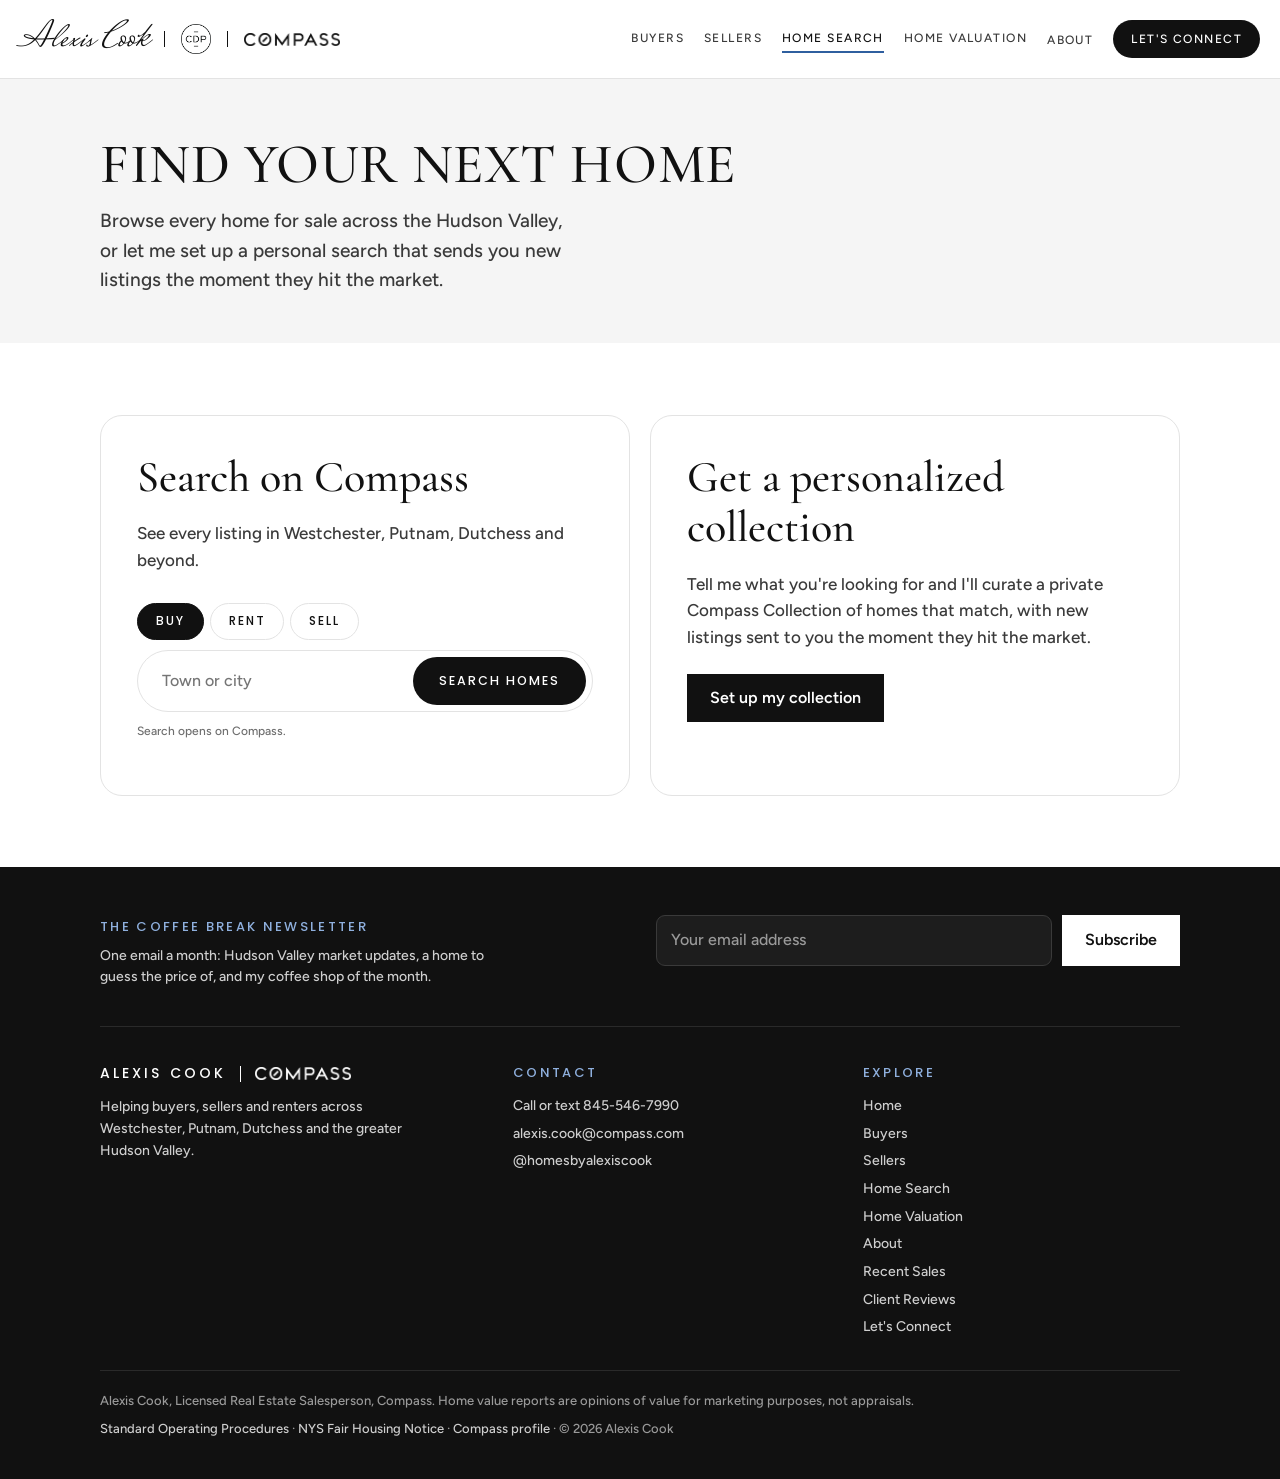
<file: home-search.html>
<!doctype html>
<html lang="en">
<head>
<meta charset="utf-8">
<meta name="viewport" content="width=device-width, initial-scale=1">
<title>Alexis Cook Real Estate | Home Search</title>
<meta name="description" content="Search homes for sale in the Hudson Valley with Alexis Cook, Compass.">
<meta property="og:type" content="website">
<meta property="og:site_name" content="Alexis Cook Real Estate | Compass">
<meta property="og:title" content="Alexis Cook Real Estate | Home Search">
<meta property="og:description" content="Search homes for sale in the Hudson Valley with Alexis Cook, Compass.">
<meta property="og:image" content="https://alexis-cook.com/og-image.jpg">
<meta property="og:image:width" content="1200">
<meta property="og:image:height" content="630">
<meta name="twitter:card" content="summary_large_image">
<link rel="preconnect" href="https://fonts.googleapis.com">
<link rel="preconnect" href="https://fonts.gstatic.com" crossorigin>
<link href="https://fonts.googleapis.com/css2?family=Cormorant+Garamond:wght@500;600&family=Mrs+Saint+Delafield&family=Poppins:wght@300;400;500;600&family=Figtree:wght@400;500;600&display=swap" rel="stylesheet">
<link rel="icon" type="image/png" sizes="32x32" href="favicon-32.png">
<link rel="apple-touch-icon" href="apple-touch-icon.png">
<link rel="stylesheet" href="styles.css">
</head>
<body>
<header class="top">
  <div class="wrap">
    <a class="brand sig-brand" href="index.html"><span class="sig">Alexis Cook</span><span class="div"></span><img class="cdp-logo dark" src="cdp-mark-black.png" alt="The Cathy Duff-Poritzky Team" width="428" height="428"><img class="cdp-logo light" src="cdp-mark-white.png" alt="" width="428" height="428"><span class="div cdp-div"></span><img class="co-logo dark" src="compass-logo.png" alt="Compass" width="791" height="108"><img class="co-logo light" src="compass-logo-white.png" alt="" width="791" height="108"></a>
    <button class="menu-toggle" type="button" aria-expanded="false" aria-controls="menu">Menu</button>
    <nav class="menu" id="menu" aria-label="Main"><a href="buyers.html">Buyers</a><a href="sellers.html">Sellers</a><a href="home-search.html" aria-current="page">Home Search</a><a href="home-value.html">Home Valuation</a><div class="has-sub"><a href="about.html">About</a><div class="sub"><a href="about.html">Meet Alexis</a><a href="sales.html">Recent Sales</a><a href="reviews.html">Client Reviews</a></div></div><a href="contact.html" class="cta">Let's Connect</a></nav>
  </div>
</header>
<main>
<section class="page-hero"><div class="wrap"><h1>Find your next home</h1><p class="lede">Browse every home for sale across the Hudson Valley, or let me set up a personal search that sends you new listings the moment they hit the market.</p></div></section>
<section class="band"><div class="wrap search-grid">
  <div class="search-card"><h2 class="sec">Search on Compass</h2><p>See every listing in Westchester, Putnam, Dutchess and beyond.</p><form class="csearch" action="https://www.compass.com/homes-for-sale/" target="_blank" novalidate>
      <div class="cs-tabs" role="radiogroup" aria-label="Search type"><label><input type="radio" name="cs-type" value="buy" checked><span>Buy</span></label><label><input type="radio" name="cs-type" value="rent"><span>Rent</span></label><label><input type="radio" name="cs-type" value="sell"><span>Sell</span></label></div>
      <div class="cs-wrap"><div class="cs-row"><label class="sr" for="cs-page">Town, city or county</label><input id="cs-page" class="cs-input" type="text" role="combobox" aria-autocomplete="list" aria-expanded="false" placeholder="Town or city" autocomplete="off"><button class="cs-go" type="submit">Search homes</button></div><div class="cs-list" role="listbox" hidden></div></div>
      <p class="cs-note">Search opens on Compass.</p>
    </form></div>
  <div class="search-card"><h2 class="sec">Get a personalized collection</h2><p>Tell me what you're looking for and I'll curate a private Compass Collection of homes that match, with new listings sent to you the moment they hit the market.</p><a class="btn primary open-collection" href="contact.html">Set up my collection</a></div>
</div></section>
</main>
<footer>
  <div class="wrap">
    <div class="news">
      <div><h3>The Coffee Break newsletter</h3><p>One email a month: Hudson Valley market updates, a home to guess the price of, and my coffee shop of the month.</p></div>
      <form class="news-form" novalidate>
        <label class="sr" for="news-email">Email address</label>
        <input type="email" id="news-email" name="email" placeholder="Your email address" autocomplete="email" required>
        <button class="btn light" type="submit">Subscribe</button>
        <p class="news-msg" role="status"></p>
      </form>
    </div>
    <div class="cols">
      <div>
        <a class="brand" href="index.html"><span>Alexis Cook</span><span class="div"></span><img class="co-logo" src="compass-logo-white.png" alt="Compass" width="791" height="108"></a>
        <p style="margin:0;max-width:34ch">Helping buyers, sellers and renters across Westchester, Putnam, Dutchess and the greater Hudson Valley.</p>
      </div>
      <div><h3>Contact</h3><ul>
        <li>Call or text <a class="call-link" href="sms:+18455467990"><span>845-546-7990</span></a></li>
        <li><a href="mailto:alexis.cook@compass.com">alexis.cook@compass.com</a></li>
        <li><a href="https://www.instagram.com/homesbyalexiscook/" target="_blank" rel="noopener">@homesbyalexiscook</a></li>
      </ul></div>
      <div><h3>Explore</h3><ul><li><a href="index.html">Home</a></li><li><a href="buyers.html">Buyers</a></li><li><a href="sellers.html">Sellers</a></li><li><a href="home-search.html">Home Search</a></li><li><a href="home-value.html">Home Valuation</a></li><li><a href="about.html">About</a></li><li><a href="sales.html">Recent Sales</a></li><li><a href="reviews.html">Client Reviews</a></li><li><a href="contact.html">Let's Connect</a></li></ul></div>
    </div>
    <div class="legal">
      <div>Alexis Cook, Licensed Real Estate Salesperson, Compass. Home value reports are opinions of value for marketing purposes, not appraisals.</div>
      <div><a href="https://www.compass.com/ucfe-assets/consumer-footer/8/NY-StandardOperatingProcedures-2026-03.pdf" target="_blank" rel="noopener">Standard Operating Procedures</a> · <a href="https://dos.ny.gov/system/files/documents/2025/03/nys-housing-and-anti-discrimination-notice_02.2025.pdf" target="_blank" rel="noopener">NYS Fair Housing Notice</a> · <a href="https://www.compass.com/agents/alexis-cook/" target="_blank" rel="noopener">Compass profile</a> · &copy; <span class="yr">2026</span> Alexis Cook</div>
    </div>
  </div>
</footer>
<div class="cmodal" id="cmodal" hidden>
  <div class="cm-card" role="dialog" aria-modal="true" aria-labelledby="cm-title">
    <button class="cm-x" type="button" aria-label="Close">&times;</button>
    <div class="cm-ask">
      <p class="eyebrow">One quick question before your results</p>
      <h2 id="cm-title">Want a personalized collection?</h2>
      <p class="cm-sub cm-ask-sub">I'll curate a personalized collection of homes that match your criteria and send you new ones the moment they hit the market.</p>
      <div class="cm-actions"><button type="button" class="cm-yes">Yes</button><button type="button" class="cm-no cm-go">No, I'll browse myself</button></div>
      <p class="cm-note">Either way, your search results open on Compass next.</p>
    </div>
    <div class="cm-step" hidden>
      <p class="eyebrow">Your personalized collection</p>
      <h2>Tell me what you are looking for</h2>
      <p class="cm-sub">I will build you a private Compass Collection. New matches go straight to you, and you can favorite homes and request tours from your phone.</p>
      <form id="cmf" novalidate>
        <div class="row2"><div><label class="f" for="cm-name">Full name</label><input type="text" id="cm-name" name="name" autocomplete="name"></div><div><label class="f" for="cm-phone">Phone (optional)</label><input type="tel" id="cm-phone" name="phone" autocomplete="tel"></div></div>
        <label class="f" for="cm-email">Email</label><input type="email" id="cm-email" name="email" autocomplete="email">
        <div class="row2"><div><label class="f" for="cm-area">Towns you are interested in (optional)</label><input type="text" id="cm-area" name="area" placeholder="e.g. Beacon, Fishkill, Cold Spring"></div><div><label class="f" for="cm-price">Price range (optional)</label><select id="cm-price" name="price"><option value="">Choose one</option><option>Under $300K</option><option>$300K to $500K</option><option>$500K to $750K</option><option>$750K to $1M</option><option>$1M to $1.5M</option><option>$1.5M+</option><option>Rent: under $2,500/mo</option><option>Rent: $2,500 to $4,000/mo</option><option>Rent: $4,000+/mo</option></select></div></div>
        <div class="row2"><div><label class="f" for="cm-beds">Bedrooms (optional)</label><select id="cm-beds" name="beds"><option value="">Any</option><option>1+</option><option>2+</option><option>3+</option><option>4+</option><option>5+</option></select></div><div><label class="f" for="cm-baths">Bathrooms (optional)</label><select id="cm-baths" name="baths"><option value="">Any</option><option>1+</option><option>2+</option><option>3+</option></select></div></div>
        <label class="f" for="cm-notes">Must-haves (optional)</label><textarea id="cm-notes" name="notes" placeholder="Garage, big yard, close to Metro-North..."></textarea>
        <label class="consent"><input type="checkbox" id="cm-consent" name="consent" value="Yes"><span>I agree that Alexis Cook of Compass may contact me by email, phone or text about homes for sale or rent. Message and data rates may apply. I can opt out at any time.</span></label>
        <p class="err" id="cm-err" role="alert"></p>
        <div class="cm-actions"><button type="submit" class="btn sq dark" id="cm-send">Set up my collection</button><button type="button" class="cm-skip cm-go">No thanks, just browsing</button></div>
      </form>
    </div>
    <div class="cm-done" hidden>
      <div class="cm-check" aria-hidden="true">✓</div>
      <p class="eyebrow">Thank you</p>
      <h2>Your collection is on its way!</h2>
      <p class="cm-sub">I will send you your personal Compass Collection shortly. Keep an eye on your inbox. In the meantime, you can start browsing on Compass.</p>
      <button type="button" class="btn sq dark cm-browse cm-go">Continue to Compass <span aria-hidden="true">→</span></button>
    </div>
  </div>
</div>
<script>
/* Collection sign-up after a home search: paste the collection Google Form's formResponse URL and entry IDs */
/* TEST FEATURE: bring visitors back from Compass after this many seconds (0 = off) */
var REDIRECT_BACK_SECONDS=0;
window.alexisOpenCompass=function(u){var w=null;try{w=window.open(u,'_blank')}catch(er){}if(!w)return;
if(REDIRECT_BACK_SECONDS>0){setTimeout(function(){try{var back=location.href.split('#')[0].split('?')[0]+'?back=1';w.location.href=back}catch(er){}},REDIRECT_BACK_SECONDS*1000)}};
var COLLECTION_FORM={"action":"https://docs.google.com/forms/d/e/1FAIpQLSfFb0w88-A323gLJ5zoATSFI6s1lYARR0IrbXmosw9a89P1Dw/formResponse","fields":{"name":"entry.246317065","phone":"entry.270979491","email":"entry.364528451","area":"entry.91825032","price":"entry.943326183","beds":"entry.1373302693","baths":"entry.874305298","notes":"entry.414756791","type":"entry.1419887097","consent":"entry.159739150"}};
(function(){var m=document.getElementById('cmodal');if(!m||!document.querySelector('.csearch'))return;var f=document.getElementById('cmf'),err=document.getElementById('cm-err'),url='',rent=false,last=null;
function close(){m.hidden=true;document.body.style.overflow='';if(last)last.focus()}
var shown=false,searched='';window.alexisCollect=function(u,r){url=u;rent=r;if(shown)return false;var si=[].slice.call(document.querySelectorAll('.cs-input')).filter(function(i){return i.value.trim()})[0];searched=si?si.value.trim():'';f.elements.area.value='';open_();return true};
document.querySelectorAll('.open-collection').forEach(function(l){l.addEventListener('click',function(e){e.preventDefault();url='https://www.compass.com/homes-for-sale/new-york/?agent_id=68668dd5f72f300001ff11c6';rent=false;searched='';f.elements.area.value='';open_(true)})});
function open_(direct){shown=true;m.querySelector('.cm-ask-sub').textContent=rent?"I'll curate a personalized collection of rentals that match your criteria and send you new ones the moment they hit the market.":"I'll curate a personalized collection of homes that match your criteria and send you new ones the moment they hit the market.";last=document.activeElement;m.querySelector('.cm-ask').hidden=!!direct;m.querySelector('.cm-step').hidden=!direct;m.querySelector('.cm-done').hidden=true;err.textContent='';
m.hidden=false;document.body.style.overflow='hidden';setTimeout(function(){(direct?f.elements.name:m.querySelector('.cm-yes')).focus()},50)}
m.querySelector('.cm-yes').addEventListener('click',function(){m.querySelector('.cm-ask').hidden=true;m.querySelector('.cm-step').hidden=false;f.elements.name.focus()});
try{if(/[?&]back=1/.test(location.search)){var done=false;try{done=localStorage.getItem('ac_collect_done')==='1'}catch(er){}if(!done){url='https://www.compass.com/homes-for-sale/new-york/?agent_id=68668dd5f72f300001ff11c6';setTimeout(function(){open_();var t=document.getElementById('cm-title');if(t)t.textContent='Still looking? Let me send you new listings.'},600)}}}catch(er){}
m.querySelectorAll('.cm-go').forEach(function(b){b.addEventListener('click',function(){close();window.alexisOpenCompass(url)})});
m.querySelector('.cm-x').addEventListener('click',close);m.addEventListener('click',function(e){if(e.target===m)close()});document.addEventListener('keydown',function(e){if(e.key==='Escape'&&!m.hidden)close()});
function v(n){var e=f.elements[n];if(!e)return '';if(n==='area'&&!(e.value||'').trim()&&searched)return 'Searched: '+searched;if(e.type==='checkbox')return e.checked?e.value:'';return (e.value||'').trim()}
f.addEventListener('submit',function(e){e.preventDefault();err.textContent='';
if(!v('name'))return err.textContent='Please enter your name.';
if(!/^[^\s@]+@[^\s@]+\.[^\s@]+$/.test(v('email')))return err.textContent='Please enter a valid email address.';
if(!v('consent'))return err.textContent='Please check the box so I can send you listings.';
var btn=document.getElementById('cm-send');btn.disabled=true;btn.textContent='Sending...';var fd=new FormData(),F=COLLECTION_FORM.fields;
Object.keys(F).forEach(function(k){if(!F[k])return;fd.append(F[k],k==='type'?(rent?'Rent':'Buy'):v(k))});
(COLLECTION_FORM.action?fetch(COLLECTION_FORM.action,{method:'POST',mode:'no-cors',body:fd}):Promise.resolve()).then(function(){try{localStorage.setItem('ac_collect_done','1')}catch(er){}m.querySelector('.cm-step').hidden=true;m.querySelector('.cm-done').hidden=false;btn.disabled=false;btn.textContent='Set up my collection';f.reset()},function(){btn.disabled=false;btn.textContent='Set up my collection';err.textContent="That didn't go through. Check your connection and try again, or call or text 845-546-7990."})});
})();
</script>
<script>
/* phone number: opens Messages on phones and Macs; on other computers copies the number */
(function(){document.querySelectorAll('.call-link').forEach(function(a){a.addEventListener('click',function(e){if(matchMedia('(pointer:coarse)').matches||/Mac|iPhone|iPad/.test(navigator.platform))return;e.preventDefault();var n='845-546-7990',sp=a.querySelector('span');function done(){sp.textContent='Number copied';setTimeout(function(){sp.textContent=n},1800)}if(navigator.clipboard)navigator.clipboard.writeText(n).then(done,function(){sp.textContent=n});else done()})})})();
/* always open each page at the top */
(function(){if(location.hash)return;try{history.scrollRestoration='manual'}catch(e){}function t(){window.scrollTo({top:0,left:0,behavior:'instant'});document.documentElement.scrollTop=0;document.body.scrollTop=0}t();document.addEventListener('DOMContentLoaded',t);addEventListener('load',function(){t();setTimeout(t,60)});addEventListener('pageshow',t)})();
(function(){var b=document.querySelector('.menu-toggle'),m=document.getElementById('menu');b.addEventListener('click',function(){var o=m.classList.toggle('open');b.setAttribute('aria-expanded',o)});
var hd=document.querySelector('.top.over');if(hd){var f=function(){hd.classList.toggle('solid',scrollY>40)};f();addEventListener('scroll',f,{passive:true})}
document.querySelectorAll('.yr').forEach(function(e){e.textContent=new Date().getFullYear()});})();
/* town picker grouped by county */
(function(){var G={"Westchester": ["Westchester County", "Yorktown Heights", "Cortlandt Manor", "Peekskill", "Croton-on-Hudson", "Mohegan Lake", "Ossining", "Tarrytown", "Sleepy Hollow", "Briarcliff Manor", "Pleasantville", "Chappaqua", "Mount Kisco", "Bedford", "Katonah", "Somers", "North Salem", "White Plains", "Scarsdale", "Rye", "Harrison", "Mamaroneck", "Larchmont", "New Rochelle", "Bronxville", "Eastchester", "Irvington", "Dobbs Ferry", "Hastings-on-Hudson"], "Putnam": ["Putnam County", "Mahopac", "Carmel", "Brewster", "Cold Spring", "Garrison", "Putnam Valley", "Patterson", "Kent"], "Dutchess": ["Dutchess County", "Hopewell Junction", "Fishkill", "Beacon", "Poughkeepsie", "Wappingers Falls", "Pleasant Valley", "Hyde Park", "Rhinebeck", "Red Hook", "Millbrook", "LaGrangeville", "Pawling", "Dover Plains", "Amenia", "Pine Plains"]};document.querySelectorAll('.csearch').forEach(function(f){var inp=f.querySelector('.cs-input'),list=f.querySelector('.cs-list');function draw(){if(f.querySelector('input[value=sell]').checked){list.hidden=true;return}var q=inp.value.trim().toLowerCase(),h='';Object.keys(G).forEach(function(c){var m=G[c].filter(function(t){return !q||t.toLowerCase().indexOf(q)>-1});if(m.length){h+='<div class="cs-g"><div class="cs-gh">'+c+'</div>'+m.map(function(t){return '<button type="button" role="option" class="cs-opt">'+t+'</button>'}).join('')+'</div>'}});list.innerHTML=h;list.hidden=!h;inp.setAttribute('aria-expanded',!!h)}inp.addEventListener('focus',draw);inp.addEventListener('input',draw);list.addEventListener('mousedown',function(e){var b=e.target.closest('.cs-opt');if(!b)return;e.preventDefault();inp.value=b.textContent;list.hidden=true;inp.setAttribute('aria-expanded','false')});inp.addEventListener('blur',function(){setTimeout(function(){list.hidden=true;inp.setAttribute('aria-expanded','false')},120)});inp.addEventListener('keydown',function(e){if(e.key==='Escape'){list.hidden=true}if(e.key==='ArrowDown'){var o=list.querySelector('.cs-opt');if(o){e.preventDefault();o.focus()}}});list.addEventListener('keydown',function(e){var os=[].slice.call(list.querySelectorAll('.cs-opt')),i=os.indexOf(document.activeElement);if(e.key==='ArrowDown'&&i<os.length-1){e.preventDefault();os[i+1].focus()}if(e.key==='ArrowUp'){e.preventDefault();(i>0?os[i-1]:inp).focus()}if(e.key==='Enter'&&i>-1){e.preventDefault();inp.value=os[i].textContent;list.hidden=true;inp.focus()}});})})();
/* Buy / Rent / Sell mode */
(function(){document.querySelectorAll('.csearch').forEach(function(f){var inp=f.querySelector('.cs-input'),go=f.querySelector('.cs-go'),note=f.querySelector('.cs-note');f.querySelectorAll('input[name=cs-type]').forEach(function(r){r.addEventListener('change',function(){var sell=r.value==='sell'&&r.checked;f.classList.toggle('is-sell',sell);inp.placeholder=sell?"What's your home address?":'Town or city';inp.setAttribute('autocomplete',sell?'street-address':'off');go.textContent=sell?'Get my home value':'Search homes';if(note)note.textContent=sell?'Free, personal home value report from Alexis.':'Search opens on Compass.';inp.value='';var l=f.querySelector('.cs-list');if(l)l.hidden=true;inp.focus()})})})})();
/* Compass home search */
(function(){document.querySelectorAll('.csearch').forEach(function(f){f.addEventListener('submit',function(e){e.preventDefault();if(f.querySelector('input[value=sell]').checked){var ad=f.querySelector('.cs-input').value.trim();location.href='home-value.html'+(ad?'?address='+encodeURIComponent(ad):'');return}var q=f.querySelector('.cs-input').value.trim().toLowerCase().replace(/,?\s*(ny|new york)$/,'').replace(/[^a-z0-9]+/g,'-').replace(/^-|-$/g,'');var rent=f.querySelector('input[value=rent]').checked;var base='https://www.compass.com/'+(rent?'for-rent/':'homes-for-sale/');var url=(q?base+q+'-ny/':base+'new-york/')+'?agent_id=68668dd5f72f300001ff11c6';if(window.alexisCollect&&window.alexisCollect(url,rent))return;if(window.alexisOpenCompass)window.alexisOpenCompass(url);else try{window.open(url,'_blank','noopener')}catch(er){}})})})();
/* Newsletter sign-up: paste the newsletter Google Form's formResponse URL and email entry ID */
var NEWSLETTER_FORM={action:"https://docs.google.com/forms/d/e/1FAIpQLSd9pEn5VO9FP5l-oSFQ3yQuff3pQ4GppbQ3dDFXpqBW5xkaDg/formResponse",emailField:"entry.209582243"};
(function(){var f=document.querySelector('.news-form');if(!f)return;var m=f.querySelector('.news-msg');
f.addEventListener('submit',function(e){e.preventDefault();var v=f.email.value.trim();
if(!/^[^\s@]+@[^\s@]+\.[^\s@]+$/.test(v)){m.textContent='Please enter a valid email address.';return}
var fd=new FormData();if(NEWSLETTER_FORM.emailField)fd.append(NEWSLETTER_FORM.emailField,v);
(NEWSLETTER_FORM.action?fetch(NEWSLETTER_FORM.action,{method:'POST',mode:'no-cors',body:fd}):Promise.resolve()).then(function(){f.reset();m.textContent="You're on the list. Your first issue arrives next month."},function(){m.textContent="That didn't go through. Please try again."});});})();
</script>

</body>
</html>
</file>
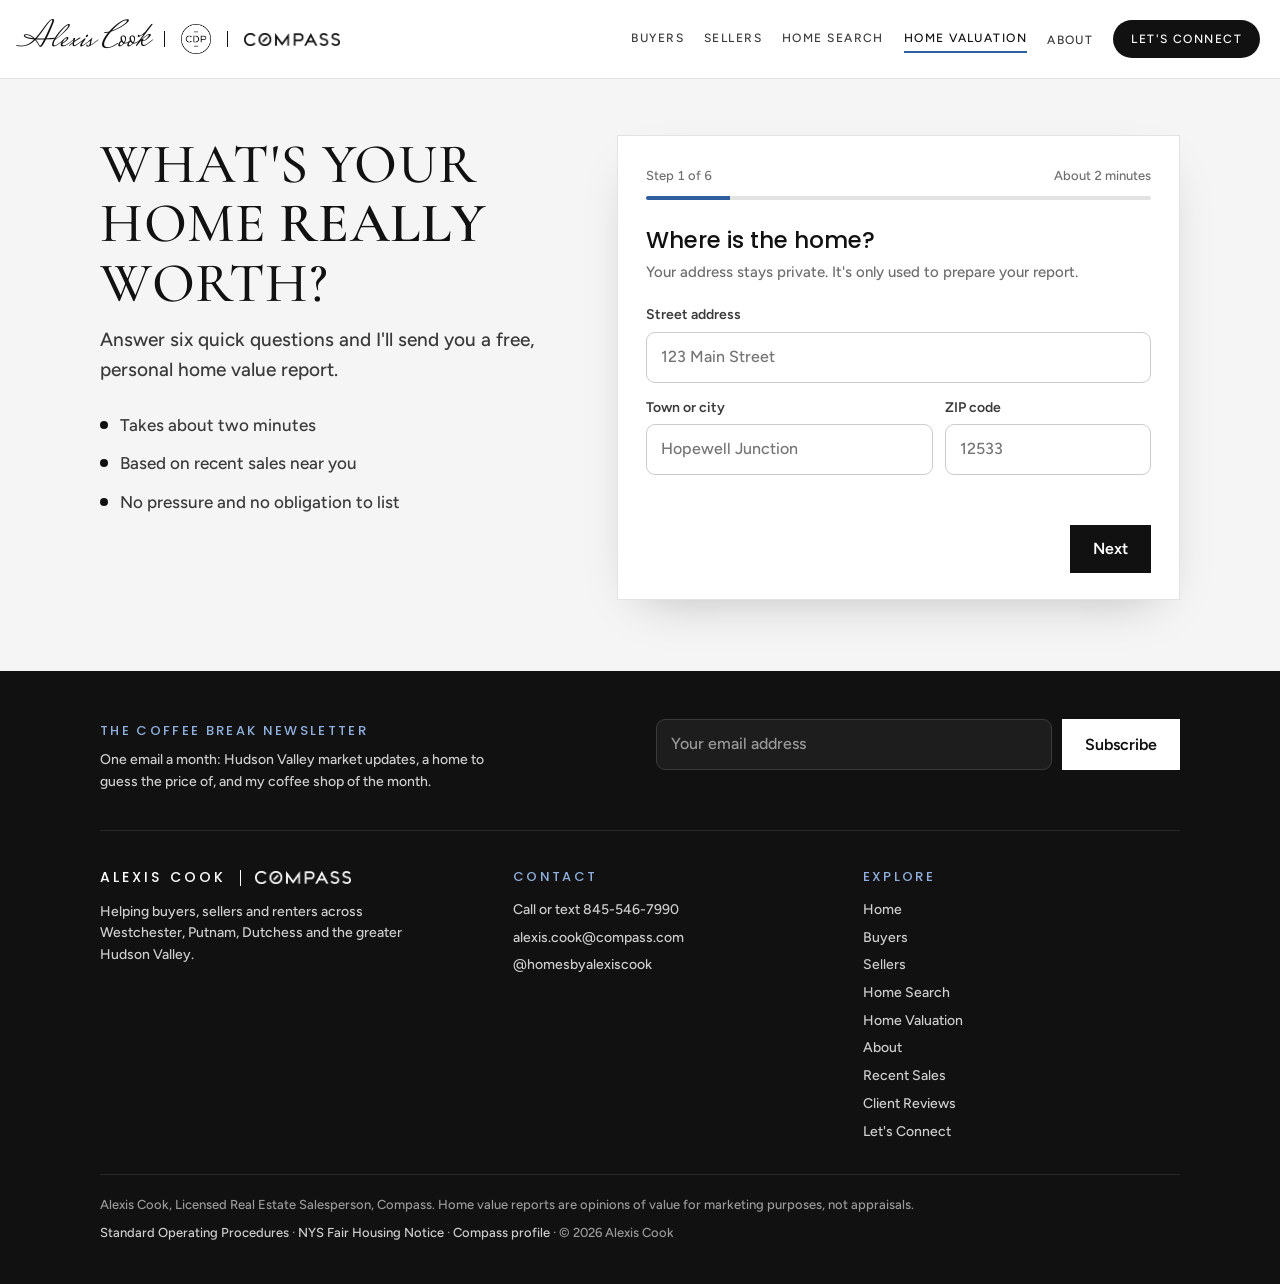
<file: home-value.html>
<!doctype html>
<html lang="en">
<head>
<meta charset="utf-8">
<meta name="viewport" content="width=device-width, initial-scale=1">
<title>Alexis Cook Real Estate | Home Value</title>
<meta name="description" content="Free, personal home value report for Westchester, Putnam and Dutchess County homeowners.">
<meta property="og:type" content="website">
<meta property="og:site_name" content="Alexis Cook Real Estate | Compass">
<meta property="og:title" content="Alexis Cook Real Estate | Home Value">
<meta property="og:description" content="Free, personal home value report for Westchester, Putnam and Dutchess County homeowners.">
<meta property="og:image" content="https://alexis-cook.com/og-image.jpg">
<meta property="og:image:width" content="1200">
<meta property="og:image:height" content="630">
<meta name="twitter:card" content="summary_large_image">
<link rel="preconnect" href="https://fonts.googleapis.com">
<link rel="preconnect" href="https://fonts.gstatic.com" crossorigin>
<link href="https://fonts.googleapis.com/css2?family=Cormorant+Garamond:wght@500;600&family=Mrs+Saint+Delafield&family=Poppins:wght@300;400;500;600&family=Figtree:wght@400;500;600&display=swap" rel="stylesheet">
<link rel="icon" type="image/png" sizes="32x32" href="favicon-32.png">
<link rel="apple-touch-icon" href="apple-touch-icon.png">
<link rel="stylesheet" href="styles.css">
</head>
<body>
<header class="top">
  <div class="wrap">
    <a class="brand sig-brand" href="index.html"><span class="sig">Alexis Cook</span><span class="div"></span><img class="cdp-logo dark" src="cdp-mark-black.png" alt="The Cathy Duff-Poritzky Team" width="428" height="428"><img class="cdp-logo light" src="cdp-mark-white.png" alt="" width="428" height="428"><span class="div cdp-div"></span><img class="co-logo dark" src="compass-logo.png" alt="Compass" width="791" height="108"><img class="co-logo light" src="compass-logo-white.png" alt="" width="791" height="108"></a>
    <button class="menu-toggle" type="button" aria-expanded="false" aria-controls="menu">Menu</button>
    <nav class="menu" id="menu" aria-label="Main"><a href="buyers.html">Buyers</a><a href="sellers.html">Sellers</a><a href="home-search.html">Home Search</a><a href="home-value.html" aria-current="page">Home Valuation</a><div class="has-sub"><a href="about.html">About</a><div class="sub"><a href="about.html">Meet Alexis</a><a href="sales.html">Recent Sales</a><a href="reviews.html">Client Reviews</a></div></div><a href="contact.html" class="cta">Let's Connect</a></nav>
  </div>
</header>
<main>
<section class="page-hero" style="padding-block:0;background:var(--wash)"><div class="wrap hv-grid">
  <div>
    <h1>What's your home <strong>really</strong> worth?</h1>
    <p class="lede">Answer six quick questions and I'll send you a free, personal home value report.</p>
    <ul class="promise">
      <li>Takes about two minutes</li>
      <li>Based on recent sales near you</li>
      <li>No pressure and no obligation to list</li>
    </ul>
  </div>
  <div class="card" aria-live="polite">
    <form id="hv" novalidate>
        <div class="progress"><span id="stepLabel">Step 1 of 6</span><span>About 2 minutes</span></div>
        <div class="bar"><span id="barFill"></span></div>

        <fieldset class="step" data-step="1">
          <h2>Where is the home?</h2>
          <p class="hint">Your address stays private. It's only used to prepare your report.</p>
          <label class="f" for="street">Street address</label>
          <input type="text" id="street" name="street" autocomplete="street-address" placeholder="123 Main Street" required>
          <div class="row2">
            <div><label class="f" for="town">Town or city</label><input type="text" id="town" name="town" autocomplete="address-level2" placeholder="Hopewell Junction" required></div>
            <div><label class="f" for="zip">ZIP code</label><input type="text" id="zip" name="zip" inputmode="numeric" autocomplete="postal-code" maxlength="5" placeholder="12533" required></div>
          </div>
        </fieldset>

        <fieldset class="step" data-step="2" hidden>
          <h2>What kind of home is it?</h2>
          <p class="hint">Pick the closest match.</p>
          <div class="opts" role="radiogroup">
            <label class="opt"><input type="radio" name="type" value="Single-family"><span>Single-family</span></label>
            <label class="opt"><input type="radio" name="type" value="Condo or co-op"><span>Condo or co-op</span></label>
            <label class="opt"><input type="radio" name="type" value="Townhouse"><span>Townhouse</span></label>
            <label class="opt"><input type="radio" name="type" value="Multi-family"><span>Multi-family</span></label>
            <label class="opt"><input type="radio" name="type" value="Land"><span>Land</span></label>
            <label class="opt"><input type="radio" name="type" value="Other"><span>Other</span></label>
          </div>
        </fieldset>

        <fieldset class="step" data-step="3" hidden>
          <h2>Tell me about the size.</h2>
          <p class="hint">Your best guess is fine.</p>
          <div class="row3">
            <div><label class="f" for="beds">Bedrooms</label>
              <select id="beds" name="beds"><option value="">Select</option><option>1</option><option>2</option><option>3</option><option>4</option><option>5</option><option>6+</option></select></div>
            <div><label class="f" for="baths">Bathrooms</label>
              <select id="baths" name="baths"><option value="">Select</option><option>1</option><option>1.5</option><option>2</option><option>2.5</option><option>3</option><option>3.5</option><option>4+</option></select></div>
            <div><label class="f" for="sqft">Square feet</label>
              <input type="text" id="sqft" name="sqft" inputmode="numeric" placeholder="e.g. 2,100"></div>
          </div>
        </fieldset>

        <fieldset class="step" data-step="4" hidden>
          <h2>What shape is it in?</h2>
          <p class="hint">Condition is one of the biggest things an online estimate can't see.</p>
          <div class="opts one" role="radiogroup">
            <label class="opt"><input type="radio" name="condition" value="Move-in ready"><span>Move-in ready<small>Updated, nothing major needed</small></span></label>
            <label class="opt"><input type="radio" name="condition" value="Some updates needed"><span>Could use some updates<small>Kitchen, baths or cosmetic work</small></span></label>
            <label class="opt"><input type="radio" name="condition" value="Needs major work"><span>Needs major work<small>Roof, systems or a full renovation</small></span></label>
          </div>
          <label class="f" for="updates">Any recent updates? (optional)</label>
          <textarea id="updates" name="updates" placeholder="New roof in 2022, finished basement, new furnace..."></textarea>
        </fieldset>

        <fieldset class="step" data-step="5" hidden>
          <h2>Are you thinking about selling?</h2>
          <p class="hint">Just curious is a perfectly good answer.</p>
          <div class="opts one" role="radiogroup">
            <label class="opt"><input type="radio" name="timeline" value="0-3 months"><span>In the next 3 months</span></label>
            <label class="opt"><input type="radio" name="timeline" value="3-6 months"><span>In 3 to 6 months</span></label>
            <label class="opt"><input type="radio" name="timeline" value="6-12 months"><span>In 6 to 12 months</span></label>
            <label class="opt"><input type="radio" name="timeline" value="1+ year"><span>A year or more from now</span></label>
            <label class="opt"><input type="radio" name="timeline" value="Just curious"><span>Just curious</span></label>
          </div>
        </fieldset>

        <fieldset class="step" data-step="6" hidden>
          <h2>Where should I send your report?</h2>
          <p class="hint">I'll email it to you personally.</p>
          <label class="f" for="name">Full name</label>
          <input type="text" id="name" name="name" autocomplete="name" required>
          <div class="row2">
            <div><label class="f" for="email">Email</label><input type="email" id="email" name="email" autocomplete="email" required></div>
            <div><label class="f" for="phone">Phone (optional)</label><input type="tel" id="phone" name="phone" autocomplete="tel"></div>
          </div>
          <label class="consent"><input type="checkbox" id="consent" name="consent" value="Yes"><span>I agree that Alexis Cook of Compass may contact me by email, phone or text about my home value. Message and data rates may apply. I can opt out at any time.</span></label>
        </fieldset>

        <p class="err" id="err" role="alert"></p>
        <div class="nav">
          <button type="button" class="btn ghost" id="back" hidden>Back</button>
          <button type="submit" class="btn primary" id="next">Next</button>
        </div>
      </form>

      <div class="done" id="done" hidden>
        <p class="eyebrow">Got it</p>
        <h2>Thank you, <span id="doneName">neighbor</span>.</h2>
        <p>I'm putting together your home value report now. You'll hear from me very soon.</p>
        <p>Questions in the meantime? Call or text me at <b>845-546-7990</b>.</p>
      </div>
  </div>
</div></section>
</main>
<footer>
  <div class="wrap">
    <div class="news">
      <div><h3>The Coffee Break newsletter</h3><p>One email a month: Hudson Valley market updates, a home to guess the price of, and my coffee shop of the month.</p></div>
      <form class="news-form" novalidate>
        <label class="sr" for="news-email">Email address</label>
        <input type="email" id="news-email" name="email" placeholder="Your email address" autocomplete="email" required>
        <button class="btn light" type="submit">Subscribe</button>
        <p class="news-msg" role="status"></p>
      </form>
    </div>
    <div class="cols">
      <div>
        <a class="brand" href="index.html"><span>Alexis Cook</span><span class="div"></span><img class="co-logo" src="compass-logo-white.png" alt="Compass" width="791" height="108"></a>
        <p style="margin:0;max-width:34ch">Helping buyers, sellers and renters across Westchester, Putnam, Dutchess and the greater Hudson Valley.</p>
      </div>
      <div><h3>Contact</h3><ul>
        <li>Call or text <a class="call-link" href="sms:+18455467990"><span>845-546-7990</span></a></li>
        <li><a href="mailto:alexis.cook@compass.com">alexis.cook@compass.com</a></li>
        <li><a href="https://www.instagram.com/homesbyalexiscook/" target="_blank" rel="noopener">@homesbyalexiscook</a></li>
      </ul></div>
      <div><h3>Explore</h3><ul><li><a href="index.html">Home</a></li><li><a href="buyers.html">Buyers</a></li><li><a href="sellers.html">Sellers</a></li><li><a href="home-search.html">Home Search</a></li><li><a href="home-value.html">Home Valuation</a></li><li><a href="about.html">About</a></li><li><a href="sales.html">Recent Sales</a></li><li><a href="reviews.html">Client Reviews</a></li><li><a href="contact.html">Let's Connect</a></li></ul></div>
    </div>
    <div class="legal">
      <div>Alexis Cook, Licensed Real Estate Salesperson, Compass. Home value reports are opinions of value for marketing purposes, not appraisals.</div>
      <div><a href="https://www.compass.com/ucfe-assets/consumer-footer/8/NY-StandardOperatingProcedures-2026-03.pdf" target="_blank" rel="noopener">Standard Operating Procedures</a> · <a href="https://dos.ny.gov/system/files/documents/2025/03/nys-housing-and-anti-discrimination-notice_02.2025.pdf" target="_blank" rel="noopener">NYS Fair Housing Notice</a> · <a href="https://www.compass.com/agents/alexis-cook/" target="_blank" rel="noopener">Compass profile</a> · &copy; <span class="yr">2026</span> Alexis Cook</div>
    </div>
  </div>
</footer>
<div class="cmodal" id="cmodal" hidden>
  <div class="cm-card" role="dialog" aria-modal="true" aria-labelledby="cm-title">
    <button class="cm-x" type="button" aria-label="Close">&times;</button>
    <div class="cm-ask">
      <p class="eyebrow">One quick question before your results</p>
      <h2 id="cm-title">Want a personalized collection?</h2>
      <p class="cm-sub cm-ask-sub">I'll curate a personalized collection of homes that match your criteria and send you new ones the moment they hit the market.</p>
      <div class="cm-actions"><button type="button" class="cm-yes">Yes</button><button type="button" class="cm-no cm-go">No, I'll browse myself</button></div>
      <p class="cm-note">Either way, your search results open on Compass next.</p>
    </div>
    <div class="cm-step" hidden>
      <p class="eyebrow">Your personalized collection</p>
      <h2>Tell me what you are looking for</h2>
      <p class="cm-sub">I will build you a private Compass Collection. New matches go straight to you, and you can favorite homes and request tours from your phone.</p>
      <form id="cmf" novalidate>
        <div class="row2"><div><label class="f" for="cm-name">Full name</label><input type="text" id="cm-name" name="name" autocomplete="name"></div><div><label class="f" for="cm-phone">Phone (optional)</label><input type="tel" id="cm-phone" name="phone" autocomplete="tel"></div></div>
        <label class="f" for="cm-email">Email</label><input type="email" id="cm-email" name="email" autocomplete="email">
        <div class="row2"><div><label class="f" for="cm-area">Towns you are interested in (optional)</label><input type="text" id="cm-area" name="area" placeholder="e.g. Beacon, Fishkill, Cold Spring"></div><div><label class="f" for="cm-price">Price range (optional)</label><select id="cm-price" name="price"><option value="">Choose one</option><option>Under $300K</option><option>$300K to $500K</option><option>$500K to $750K</option><option>$750K to $1M</option><option>$1M to $1.5M</option><option>$1.5M+</option><option>Rent: under $2,500/mo</option><option>Rent: $2,500 to $4,000/mo</option><option>Rent: $4,000+/mo</option></select></div></div>
        <div class="row2"><div><label class="f" for="cm-beds">Bedrooms (optional)</label><select id="cm-beds" name="beds"><option value="">Any</option><option>1+</option><option>2+</option><option>3+</option><option>4+</option><option>5+</option></select></div><div><label class="f" for="cm-baths">Bathrooms (optional)</label><select id="cm-baths" name="baths"><option value="">Any</option><option>1+</option><option>2+</option><option>3+</option></select></div></div>
        <label class="f" for="cm-notes">Must-haves (optional)</label><textarea id="cm-notes" name="notes" placeholder="Garage, big yard, close to Metro-North..."></textarea>
        <label class="consent"><input type="checkbox" id="cm-consent" name="consent" value="Yes"><span>I agree that Alexis Cook of Compass may contact me by email, phone or text about homes for sale or rent. Message and data rates may apply. I can opt out at any time.</span></label>
        <p class="err" id="cm-err" role="alert"></p>
        <div class="cm-actions"><button type="submit" class="btn sq dark" id="cm-send">Set up my collection</button><button type="button" class="cm-skip cm-go">No thanks, just browsing</button></div>
      </form>
    </div>
    <div class="cm-done" hidden>
      <div class="cm-check" aria-hidden="true">✓</div>
      <p class="eyebrow">Thank you</p>
      <h2>Your collection is on its way!</h2>
      <p class="cm-sub">I will send you your personal Compass Collection shortly. Keep an eye on your inbox. In the meantime, you can start browsing on Compass.</p>
      <button type="button" class="btn sq dark cm-browse cm-go">Continue to Compass <span aria-hidden="true">→</span></button>
    </div>
  </div>
</div>
<script>
/* Collection sign-up after a home search: paste the collection Google Form's formResponse URL and entry IDs */
/* TEST FEATURE: bring visitors back from Compass after this many seconds (0 = off) */
var REDIRECT_BACK_SECONDS=0;
window.alexisOpenCompass=function(u){var w=null;try{w=window.open(u,'_blank')}catch(er){}if(!w)return;
if(REDIRECT_BACK_SECONDS>0){setTimeout(function(){try{var back=location.href.split('#')[0].split('?')[0]+'?back=1';w.location.href=back}catch(er){}},REDIRECT_BACK_SECONDS*1000)}};
var COLLECTION_FORM={"action":"https://docs.google.com/forms/d/e/1FAIpQLSfFb0w88-A323gLJ5zoATSFI6s1lYARR0IrbXmosw9a89P1Dw/formResponse","fields":{"name":"entry.246317065","phone":"entry.270979491","email":"entry.364528451","area":"entry.91825032","price":"entry.943326183","beds":"entry.1373302693","baths":"entry.874305298","notes":"entry.414756791","type":"entry.1419887097","consent":"entry.159739150"}};
(function(){var m=document.getElementById('cmodal');if(!m||!document.querySelector('.csearch'))return;var f=document.getElementById('cmf'),err=document.getElementById('cm-err'),url='',rent=false,last=null;
function close(){m.hidden=true;document.body.style.overflow='';if(last)last.focus()}
var shown=false,searched='';window.alexisCollect=function(u,r){url=u;rent=r;if(shown)return false;var si=[].slice.call(document.querySelectorAll('.cs-input')).filter(function(i){return i.value.trim()})[0];searched=si?si.value.trim():'';f.elements.area.value='';open_();return true};
document.querySelectorAll('.open-collection').forEach(function(l){l.addEventListener('click',function(e){e.preventDefault();url='https://www.compass.com/homes-for-sale/new-york/?agent_id=68668dd5f72f300001ff11c6';rent=false;searched='';f.elements.area.value='';open_(true)})});
function open_(direct){shown=true;m.querySelector('.cm-ask-sub').textContent=rent?"I'll curate a personalized collection of rentals that match your criteria and send you new ones the moment they hit the market.":"I'll curate a personalized collection of homes that match your criteria and send you new ones the moment they hit the market.";last=document.activeElement;m.querySelector('.cm-ask').hidden=!!direct;m.querySelector('.cm-step').hidden=!direct;m.querySelector('.cm-done').hidden=true;err.textContent='';
m.hidden=false;document.body.style.overflow='hidden';setTimeout(function(){(direct?f.elements.name:m.querySelector('.cm-yes')).focus()},50)}
m.querySelector('.cm-yes').addEventListener('click',function(){m.querySelector('.cm-ask').hidden=true;m.querySelector('.cm-step').hidden=false;f.elements.name.focus()});
try{if(/[?&]back=1/.test(location.search)){var done=false;try{done=localStorage.getItem('ac_collect_done')==='1'}catch(er){}if(!done){url='https://www.compass.com/homes-for-sale/new-york/?agent_id=68668dd5f72f300001ff11c6';setTimeout(function(){open_();var t=document.getElementById('cm-title');if(t)t.textContent='Still looking? Let me send you new listings.'},600)}}}catch(er){}
m.querySelectorAll('.cm-go').forEach(function(b){b.addEventListener('click',function(){close();window.alexisOpenCompass(url)})});
m.querySelector('.cm-x').addEventListener('click',close);m.addEventListener('click',function(e){if(e.target===m)close()});document.addEventListener('keydown',function(e){if(e.key==='Escape'&&!m.hidden)close()});
function v(n){var e=f.elements[n];if(!e)return '';if(n==='area'&&!(e.value||'').trim()&&searched)return 'Searched: '+searched;if(e.type==='checkbox')return e.checked?e.value:'';return (e.value||'').trim()}
f.addEventListener('submit',function(e){e.preventDefault();err.textContent='';
if(!v('name'))return err.textContent='Please enter your name.';
if(!/^[^\s@]+@[^\s@]+\.[^\s@]+$/.test(v('email')))return err.textContent='Please enter a valid email address.';
if(!v('consent'))return err.textContent='Please check the box so I can send you listings.';
var btn=document.getElementById('cm-send');btn.disabled=true;btn.textContent='Sending...';var fd=new FormData(),F=COLLECTION_FORM.fields;
Object.keys(F).forEach(function(k){if(!F[k])return;fd.append(F[k],k==='type'?(rent?'Rent':'Buy'):v(k))});
(COLLECTION_FORM.action?fetch(COLLECTION_FORM.action,{method:'POST',mode:'no-cors',body:fd}):Promise.resolve()).then(function(){try{localStorage.setItem('ac_collect_done','1')}catch(er){}m.querySelector('.cm-step').hidden=true;m.querySelector('.cm-done').hidden=false;btn.disabled=false;btn.textContent='Set up my collection';f.reset()},function(){btn.disabled=false;btn.textContent='Set up my collection';err.textContent="That didn't go through. Check your connection and try again, or call or text 845-546-7990."})});
})();
</script>
<script>
/* phone number: opens Messages on phones and Macs; on other computers copies the number */
(function(){document.querySelectorAll('.call-link').forEach(function(a){a.addEventListener('click',function(e){if(matchMedia('(pointer:coarse)').matches||/Mac|iPhone|iPad/.test(navigator.platform))return;e.preventDefault();var n='845-546-7990',sp=a.querySelector('span');function done(){sp.textContent='Number copied';setTimeout(function(){sp.textContent=n},1800)}if(navigator.clipboard)navigator.clipboard.writeText(n).then(done,function(){sp.textContent=n});else done()})})})();
/* always open each page at the top */
(function(){if(location.hash)return;try{history.scrollRestoration='manual'}catch(e){}function t(){window.scrollTo({top:0,left:0,behavior:'instant'});document.documentElement.scrollTop=0;document.body.scrollTop=0}t();document.addEventListener('DOMContentLoaded',t);addEventListener('load',function(){t();setTimeout(t,60)});addEventListener('pageshow',t)})();
(function(){var b=document.querySelector('.menu-toggle'),m=document.getElementById('menu');b.addEventListener('click',function(){var o=m.classList.toggle('open');b.setAttribute('aria-expanded',o)});
var hd=document.querySelector('.top.over');if(hd){var f=function(){hd.classList.toggle('solid',scrollY>40)};f();addEventListener('scroll',f,{passive:true})}
document.querySelectorAll('.yr').forEach(function(e){e.textContent=new Date().getFullYear()});})();
/* town picker grouped by county */
(function(){var G={"Westchester": ["Westchester County", "Yorktown Heights", "Cortlandt Manor", "Peekskill", "Croton-on-Hudson", "Mohegan Lake", "Ossining", "Tarrytown", "Sleepy Hollow", "Briarcliff Manor", "Pleasantville", "Chappaqua", "Mount Kisco", "Bedford", "Katonah", "Somers", "North Salem", "White Plains", "Scarsdale", "Rye", "Harrison", "Mamaroneck", "Larchmont", "New Rochelle", "Bronxville", "Eastchester", "Irvington", "Dobbs Ferry", "Hastings-on-Hudson"], "Putnam": ["Putnam County", "Mahopac", "Carmel", "Brewster", "Cold Spring", "Garrison", "Putnam Valley", "Patterson", "Kent"], "Dutchess": ["Dutchess County", "Hopewell Junction", "Fishkill", "Beacon", "Poughkeepsie", "Wappingers Falls", "Pleasant Valley", "Hyde Park", "Rhinebeck", "Red Hook", "Millbrook", "LaGrangeville", "Pawling", "Dover Plains", "Amenia", "Pine Plains"]};document.querySelectorAll('.csearch').forEach(function(f){var inp=f.querySelector('.cs-input'),list=f.querySelector('.cs-list');function draw(){if(f.querySelector('input[value=sell]').checked){list.hidden=true;return}var q=inp.value.trim().toLowerCase(),h='';Object.keys(G).forEach(function(c){var m=G[c].filter(function(t){return !q||t.toLowerCase().indexOf(q)>-1});if(m.length){h+='<div class="cs-g"><div class="cs-gh">'+c+'</div>'+m.map(function(t){return '<button type="button" role="option" class="cs-opt">'+t+'</button>'}).join('')+'</div>'}});list.innerHTML=h;list.hidden=!h;inp.setAttribute('aria-expanded',!!h)}inp.addEventListener('focus',draw);inp.addEventListener('input',draw);list.addEventListener('mousedown',function(e){var b=e.target.closest('.cs-opt');if(!b)return;e.preventDefault();inp.value=b.textContent;list.hidden=true;inp.setAttribute('aria-expanded','false')});inp.addEventListener('blur',function(){setTimeout(function(){list.hidden=true;inp.setAttribute('aria-expanded','false')},120)});inp.addEventListener('keydown',function(e){if(e.key==='Escape'){list.hidden=true}if(e.key==='ArrowDown'){var o=list.querySelector('.cs-opt');if(o){e.preventDefault();o.focus()}}});list.addEventListener('keydown',function(e){var os=[].slice.call(list.querySelectorAll('.cs-opt')),i=os.indexOf(document.activeElement);if(e.key==='ArrowDown'&&i<os.length-1){e.preventDefault();os[i+1].focus()}if(e.key==='ArrowUp'){e.preventDefault();(i>0?os[i-1]:inp).focus()}if(e.key==='Enter'&&i>-1){e.preventDefault();inp.value=os[i].textContent;list.hidden=true;inp.focus()}});})})();
/* Buy / Rent / Sell mode */
(function(){document.querySelectorAll('.csearch').forEach(function(f){var inp=f.querySelector('.cs-input'),go=f.querySelector('.cs-go'),note=f.querySelector('.cs-note');f.querySelectorAll('input[name=cs-type]').forEach(function(r){r.addEventListener('change',function(){var sell=r.value==='sell'&&r.checked;f.classList.toggle('is-sell',sell);inp.placeholder=sell?"What's your home address?":'Town or city';inp.setAttribute('autocomplete',sell?'street-address':'off');go.textContent=sell?'Get my home value':'Search homes';if(note)note.textContent=sell?'Free, personal home value report from Alexis.':'Search opens on Compass.';inp.value='';var l=f.querySelector('.cs-list');if(l)l.hidden=true;inp.focus()})})})})();
/* Compass home search */
(function(){document.querySelectorAll('.csearch').forEach(function(f){f.addEventListener('submit',function(e){e.preventDefault();if(f.querySelector('input[value=sell]').checked){var ad=f.querySelector('.cs-input').value.trim();location.href='home-value.html'+(ad?'?address='+encodeURIComponent(ad):'');return}var q=f.querySelector('.cs-input').value.trim().toLowerCase().replace(/,?\s*(ny|new york)$/,'').replace(/[^a-z0-9]+/g,'-').replace(/^-|-$/g,'');var rent=f.querySelector('input[value=rent]').checked;var base='https://www.compass.com/'+(rent?'for-rent/':'homes-for-sale/');var url=(q?base+q+'-ny/':base+'new-york/')+'?agent_id=68668dd5f72f300001ff11c6';if(window.alexisCollect&&window.alexisCollect(url,rent))return;if(window.alexisOpenCompass)window.alexisOpenCompass(url);else try{window.open(url,'_blank','noopener')}catch(er){}})})})();
/* Newsletter sign-up: paste the newsletter Google Form's formResponse URL and email entry ID */
var NEWSLETTER_FORM={action:"https://docs.google.com/forms/d/e/1FAIpQLSd9pEn5VO9FP5l-oSFQ3yQuff3pQ4GppbQ3dDFXpqBW5xkaDg/formResponse",emailField:"entry.209582243"};
(function(){var f=document.querySelector('.news-form');if(!f)return;var m=f.querySelector('.news-msg');
f.addEventListener('submit',function(e){e.preventDefault();var v=f.email.value.trim();
if(!/^[^\s@]+@[^\s@]+\.[^\s@]+$/.test(v)){m.textContent='Please enter a valid email address.';return}
var fd=new FormData();if(NEWSLETTER_FORM.emailField)fd.append(NEWSLETTER_FORM.emailField,v);
(NEWSLETTER_FORM.action?fetch(NEWSLETTER_FORM.action,{method:'POST',mode:'no-cors',body:fd}):Promise.resolve()).then(function(){f.reset();m.textContent="You're on the list. Your first issue arrives next month."},function(){m.textContent="That didn't go through. Please try again."});});})();
</script>
<script>
/* ===== Google Form connection =====
   After the Google Form is created, paste its formResponse URL and each question's entry ID here.
   Until then, the page still works for testing but answers are not sent anywhere. */
var GOOGLE_FORM = {"action": "https://docs.google.com/forms/d/e/1FAIpQLScD4tiTxsRZaQB0xgkCUusZ1-ebMsd4yZiPcCF1j6SE7ukU3Q/formResponse", "fields": {"street": "entry.141700711", "town": "entry.1601670968", "zip": "entry.1029738016", "type": "entry.1078045893", "beds": "entry.2050348804", "baths": "entry.320574498", "sqft": "entry.1860168319", "condition": "entry.1062255982", "updates": "entry.758509445", "timeline": "entry.747464508", "name": "entry.1071456348", "email": "entry.1249960563", "phone": "entry.1552968449", "consent": "entry.742556101"}};

(function(){
  var form=document.getElementById('hv'), steps=[].slice.call(form.querySelectorAll('.step'));
  var cur=0, total=steps.length;
  var back=document.getElementById('back'), next=document.getElementById('next'), err=document.getElementById('err');


  function show(i){
    steps.forEach(function(s,ix){s.hidden=ix!==i});
    cur=i; err.textContent='';
    document.getElementById('stepLabel').textContent='Step '+(i+1)+' of '+total;
    document.getElementById('barFill').style.width=((i+1)/total*100)+'%';
    back.hidden=i===0;
    next.textContent=i===total-1?'Get my home value':'Next';
    var first=steps[i].querySelector('input,select,textarea'); if(first&&i>0)first.focus({preventScroll:true});
  }
  function val(n){var el=form.elements[n]; if(!el)return ''; if(el.length!==undefined&&!el.tagName){for(var k=0;k<el.length;k++)if(el[k].checked)return el[k].value;return ''} if(el.type==='checkbox')return el.checked?el.value:''; return (el.value||'').trim();}
  function check(i){
    switch(i){
      case 0: if(!val('street')||!val('town'))return 'Please enter the street address and town.';
              if(!/^\d{5}$/.test(val('zip')))return 'Please enter a 5-digit ZIP code.'; break;
      case 1: if(!val('type'))return 'Please pick the type of home.'; break;
      case 2: if(!val('beds')||!val('baths'))return 'Please choose bedrooms and bathrooms.'; break;
      case 3: if(!val('condition'))return 'Please pick the option closest to your home\'s condition.'; break;
      case 4: if(!val('timeline'))return 'Please pick one. "Just curious" is fine.'; break;
      case 5: if(!val('name'))return 'Please enter your name.';
              if(!/^[^\s@]+@[^\s@]+\.[^\s@]+$/.test(val('email')))return 'Please enter a valid email address.';
              if(!val('consent'))return 'Please check the box so I can send you your report.'; break;
    }
    return '';
  }
  back.addEventListener('click',function(){if(cur>0)show(cur-1)});
  form.addEventListener('change',function(e){
    if(e.target.type==='radio'&&cur<total-1&&!check(cur)){setTimeout(function(){show(cur+1)},180)}
  });
  form.addEventListener('submit',function(e){
    e.preventDefault();
    var m=check(cur); if(m){err.textContent=m;return}
    if(cur<total-1){show(cur+1);return}
    next.disabled=true; next.textContent='Sending...';
    var fd=new FormData(), f=GOOGLE_FORM.fields;
    Object.keys(f).forEach(function(k){if(f[k])fd.append(f[k],val(k))});
    var send=GOOGLE_FORM.action?fetch(GOOGLE_FORM.action,{method:'POST',mode:'no-cors',body:fd}):Promise.resolve();
    send.then(finish,function(){
      next.disabled=false; next.textContent='Get my home value';
      err.textContent='That didn\'t go through. Check your connection and try again, or call or text 845-546-7990.';
    });
  });
  function finish(){
    form.hidden=true;
    var first=val('name').split(' ')[0]; if(first)document.getElementById('doneName').textContent=first;
    document.getElementById('done').hidden=false;
  }
  try{var ad=new URLSearchParams(location.search).get('address');if(ad){var m=ad.match(/^(.*?),\s*([^,]+?)(?:,\s*(?:NY|New York))?\s*(\d{5})?$/i);if(m&&m[2]){form.elements.street.value=m[1];form.elements.town.value=m[2];if(m[3])form.elements.zip.value=m[3]}else{form.elements.street.value=ad}}}catch(e){}
  show(0);
})();
</script>
</body>
</html>
</file>
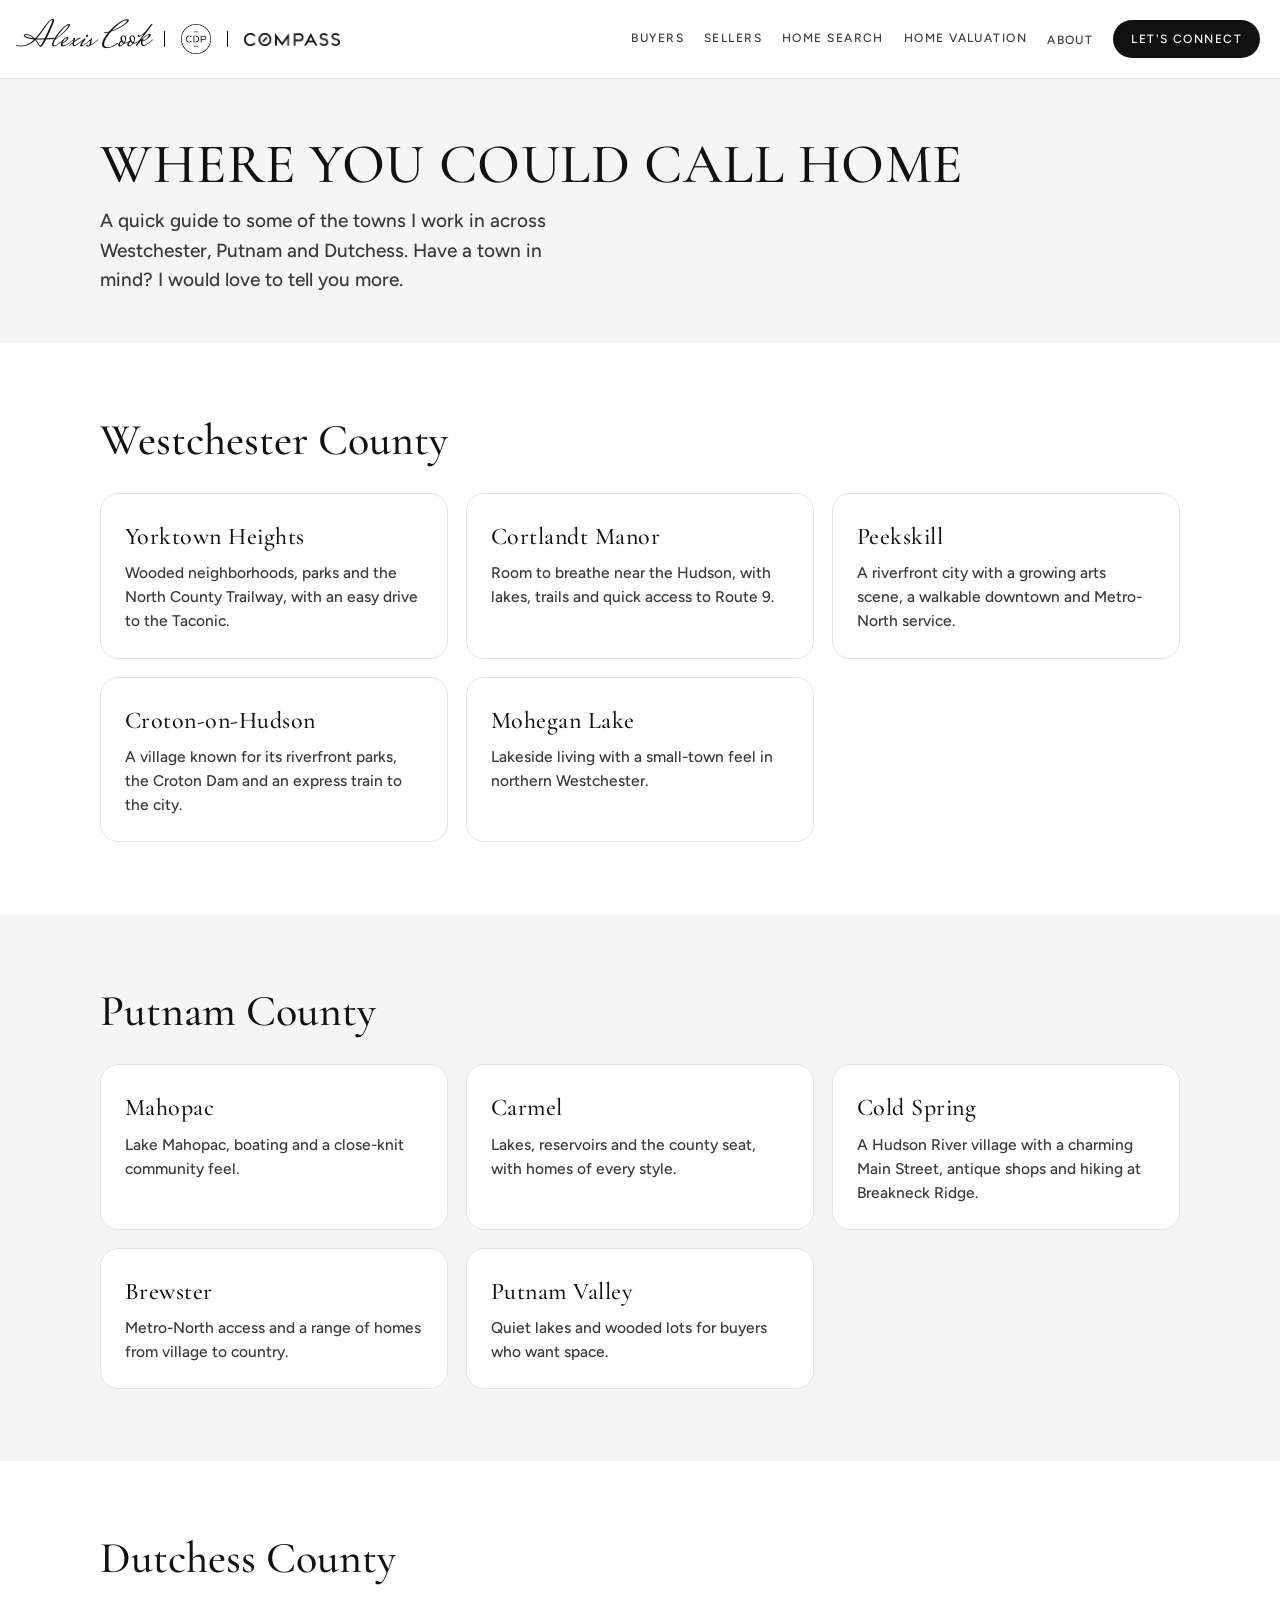
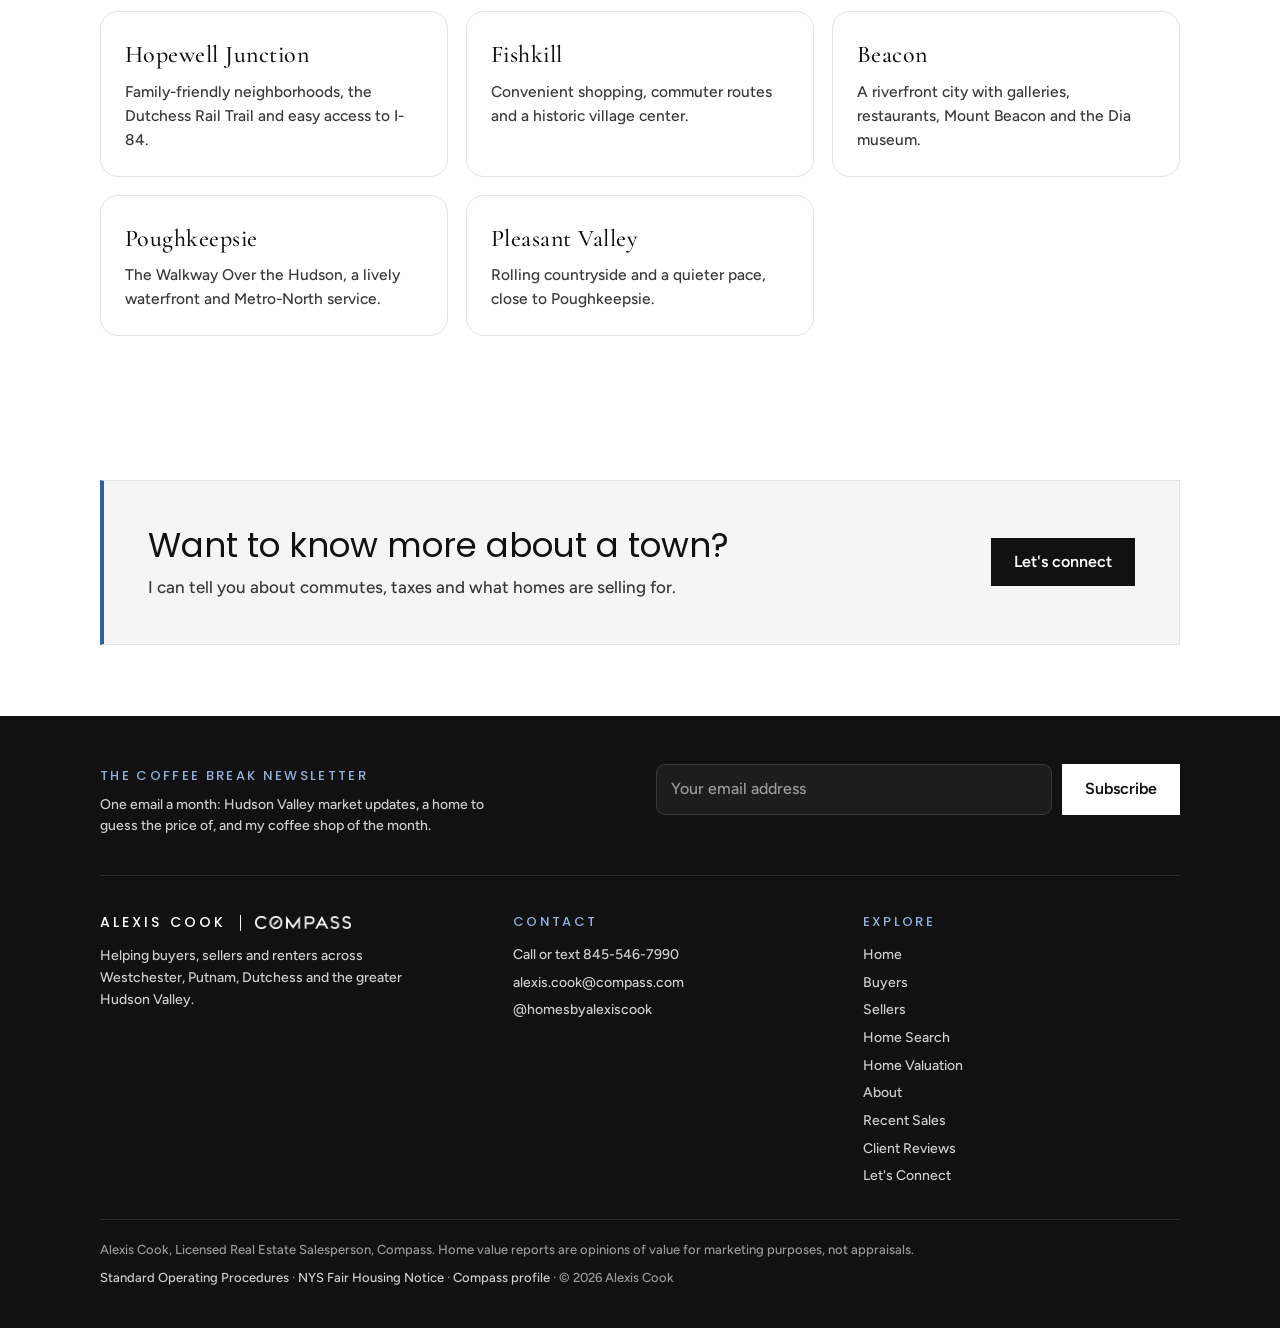
<file: neighborhoods.html>
<!doctype html>
<html lang="en">
<head>
<meta charset="utf-8">
<meta name="viewport" content="width=device-width, initial-scale=1">
<title>Alexis Cook Real Estate | Neighborhoods</title>
<meta name="description" content="Towns Alexis Cook serves in Westchester, Putnam and Dutchess counties.">
<meta property="og:type" content="website">
<meta property="og:site_name" content="Alexis Cook Real Estate | Compass">
<meta property="og:title" content="Alexis Cook Real Estate | Neighborhoods">
<meta property="og:description" content="Towns Alexis Cook serves in Westchester, Putnam and Dutchess counties.">
<meta property="og:image" content="https://alexis-cook.com/og-image.jpg">
<meta property="og:image:width" content="1200">
<meta property="og:image:height" content="630">
<meta name="twitter:card" content="summary_large_image">
<link rel="preconnect" href="https://fonts.googleapis.com">
<link rel="preconnect" href="https://fonts.gstatic.com" crossorigin>
<link href="https://fonts.googleapis.com/css2?family=Cormorant+Garamond:wght@500;600&family=Mrs+Saint+Delafield&family=Poppins:wght@300;400;500;600&family=Figtree:wght@400;500;600&display=swap" rel="stylesheet">
<link rel="icon" type="image/png" sizes="32x32" href="favicon-32.png">
<link rel="apple-touch-icon" href="apple-touch-icon.png">
<link rel="stylesheet" href="styles.css">
</head>
<body>
<header class="top">
  <div class="wrap">
    <a class="brand sig-brand" href="index.html"><span class="sig">Alexis Cook</span><span class="div"></span><img class="cdp-logo dark" src="cdp-mark-black.png" alt="The Cathy Duff-Poritzky Team" width="428" height="428"><img class="cdp-logo light" src="cdp-mark-white.png" alt="" width="428" height="428"><span class="div cdp-div"></span><img class="co-logo dark" src="compass-logo.png" alt="Compass" width="791" height="108"><img class="co-logo light" src="compass-logo-white.png" alt="" width="791" height="108"></a>
    <button class="menu-toggle" type="button" aria-expanded="false" aria-controls="menu">Menu</button>
    <nav class="menu" id="menu" aria-label="Main"><a href="buyers.html">Buyers</a><a href="sellers.html">Sellers</a><a href="home-search.html">Home Search</a><a href="home-value.html">Home Valuation</a><div class="has-sub"><a href="about.html">About</a><div class="sub"><a href="about.html">Meet Alexis</a><a href="sales.html">Recent Sales</a><a href="reviews.html">Client Reviews</a></div></div><a href="contact.html" class="cta">Let's Connect</a></nav>
  </div>
</header>
<main>
<section class="page-hero"><div class="wrap"><h1>Where you could call home</h1><p class="lede">A quick guide to some of the towns I work in across Westchester, Putnam and Dutchess. Have a town in mind? I would love to tell you more.</p></div></section><section class="band"><div class="wrap"><h2 class="sec">Westchester County</h2><ul class="towns"><li><h3>Yorktown Heights</h3><p>Wooded neighborhoods, parks and the North County Trailway, with an easy drive to the Taconic.</p></li><li><h3>Cortlandt Manor</h3><p>Room to breathe near the Hudson, with lakes, trails and quick access to Route 9.</p></li><li><h3>Peekskill</h3><p>A riverfront city with a growing arts scene, a walkable downtown and Metro-North service.</p></li><li><h3>Croton-on-Hudson</h3><p>A village known for its riverfront parks, the Croton Dam and an express train to the city.</p></li><li><h3>Mohegan Lake</h3><p>Lakeside living with a small-town feel in northern Westchester.</p></li></ul></div></section><section class="band wash"><div class="wrap"><h2 class="sec">Putnam County</h2><ul class="towns"><li><h3>Mahopac</h3><p>Lake Mahopac, boating and a close-knit community feel.</p></li><li><h3>Carmel</h3><p>Lakes, reservoirs and the county seat, with homes of every style.</p></li><li><h3>Cold Spring</h3><p>A Hudson River village with a charming Main Street, antique shops and hiking at Breakneck Ridge.</p></li><li><h3>Brewster</h3><p>Metro-North access and a range of homes from village to country.</p></li><li><h3>Putnam Valley</h3><p>Quiet lakes and wooded lots for buyers who want space.</p></li></ul></div></section><section class="band"><div class="wrap"><h2 class="sec">Dutchess County</h2><ul class="towns"><li><h3>Hopewell Junction</h3><p>Family-friendly neighborhoods, the Dutchess Rail Trail and easy access to I-84.</p></li><li><h3>Fishkill</h3><p>Convenient shopping, commuter routes and a historic village center.</p></li><li><h3>Beacon</h3><p>A riverfront city with galleries, restaurants, Mount Beacon and the Dia museum.</p></li><li><h3>Poughkeepsie</h3><p>The Walkway Over the Hudson, a lively waterfront and Metro-North service.</p></li><li><h3>Pleasant Valley</h3><p>Rolling countryside and a quieter pace, close to Poughkeepsie.</p></li></ul></div></section><section class="band"><div class="wrap"><div class="callout"><div><h2>Want to know more about a town?</h2><p>I can tell you about commutes, taxes and what homes are selling for.</p></div><a class="btn primary" href="contact.html">Let's connect</a></div></div></section>
</main>
<footer>
  <div class="wrap">
    <div class="news">
      <div><h3>The Coffee Break newsletter</h3><p>One email a month: Hudson Valley market updates, a home to guess the price of, and my coffee shop of the month.</p></div>
      <form class="news-form" novalidate>
        <label class="sr" for="news-email">Email address</label>
        <input type="email" id="news-email" name="email" placeholder="Your email address" autocomplete="email" required>
        <button class="btn light" type="submit">Subscribe</button>
        <p class="news-msg" role="status"></p>
      </form>
    </div>
    <div class="cols">
      <div>
        <a class="brand" href="index.html"><span>Alexis Cook</span><span class="div"></span><img class="co-logo" src="compass-logo-white.png" alt="Compass" width="791" height="108"></a>
        <p style="margin:0;max-width:34ch">Helping buyers, sellers and renters across Westchester, Putnam, Dutchess and the greater Hudson Valley.</p>
      </div>
      <div><h3>Contact</h3><ul>
        <li>Call or text <a class="call-link" href="sms:+18455467990"><span>845-546-7990</span></a></li>
        <li><a href="mailto:alexis.cook@compass.com">alexis.cook@compass.com</a></li>
        <li><a href="https://www.instagram.com/homesbyalexiscook/" target="_blank" rel="noopener">@homesbyalexiscook</a></li>
      </ul></div>
      <div><h3>Explore</h3><ul><li><a href="index.html">Home</a></li><li><a href="buyers.html">Buyers</a></li><li><a href="sellers.html">Sellers</a></li><li><a href="home-search.html">Home Search</a></li><li><a href="home-value.html">Home Valuation</a></li><li><a href="about.html">About</a></li><li><a href="sales.html">Recent Sales</a></li><li><a href="reviews.html">Client Reviews</a></li><li><a href="contact.html">Let's Connect</a></li></ul></div>
    </div>
    <div class="legal">
      <div>Alexis Cook, Licensed Real Estate Salesperson, Compass. Home value reports are opinions of value for marketing purposes, not appraisals.</div>
      <div><a href="https://www.compass.com/ucfe-assets/consumer-footer/8/NY-StandardOperatingProcedures-2026-03.pdf" target="_blank" rel="noopener">Standard Operating Procedures</a> · <a href="https://dos.ny.gov/system/files/documents/2025/03/nys-housing-and-anti-discrimination-notice_02.2025.pdf" target="_blank" rel="noopener">NYS Fair Housing Notice</a> · <a href="https://www.compass.com/agents/alexis-cook/" target="_blank" rel="noopener">Compass profile</a> · &copy; <span class="yr">2026</span> Alexis Cook</div>
    </div>
  </div>
</footer>
<div class="cmodal" id="cmodal" hidden>
  <div class="cm-card" role="dialog" aria-modal="true" aria-labelledby="cm-title">
    <button class="cm-x" type="button" aria-label="Close">&times;</button>
    <div class="cm-ask">
      <p class="eyebrow">One quick question before your results</p>
      <h2 id="cm-title">Want a personalized collection?</h2>
      <p class="cm-sub cm-ask-sub">I'll curate a personalized collection of homes that match your criteria and send you new ones the moment they hit the market.</p>
      <div class="cm-actions"><button type="button" class="cm-yes">Yes</button><button type="button" class="cm-no cm-go">No, I'll browse myself</button></div>
      <p class="cm-note">Either way, your search results open on Compass next.</p>
    </div>
    <div class="cm-step" hidden>
      <p class="eyebrow">Your personalized collection</p>
      <h2>Tell me what you are looking for</h2>
      <p class="cm-sub">I will build you a private Compass Collection. New matches go straight to you, and you can favorite homes and request tours from your phone.</p>
      <form id="cmf" novalidate>
        <div class="row2"><div><label class="f" for="cm-name">Full name</label><input type="text" id="cm-name" name="name" autocomplete="name"></div><div><label class="f" for="cm-phone">Phone (optional)</label><input type="tel" id="cm-phone" name="phone" autocomplete="tel"></div></div>
        <label class="f" for="cm-email">Email</label><input type="email" id="cm-email" name="email" autocomplete="email">
        <div class="row2"><div><label class="f" for="cm-area">Towns you are interested in (optional)</label><input type="text" id="cm-area" name="area" placeholder="e.g. Beacon, Fishkill, Cold Spring"></div><div><label class="f" for="cm-price">Price range (optional)</label><select id="cm-price" name="price"><option value="">Choose one</option><option>Under $300K</option><option>$300K to $500K</option><option>$500K to $750K</option><option>$750K to $1M</option><option>$1M to $1.5M</option><option>$1.5M+</option><option>Rent: under $2,500/mo</option><option>Rent: $2,500 to $4,000/mo</option><option>Rent: $4,000+/mo</option></select></div></div>
        <div class="row2"><div><label class="f" for="cm-beds">Bedrooms (optional)</label><select id="cm-beds" name="beds"><option value="">Any</option><option>1+</option><option>2+</option><option>3+</option><option>4+</option><option>5+</option></select></div><div><label class="f" for="cm-baths">Bathrooms (optional)</label><select id="cm-baths" name="baths"><option value="">Any</option><option>1+</option><option>2+</option><option>3+</option></select></div></div>
        <label class="f" for="cm-notes">Must-haves (optional)</label><textarea id="cm-notes" name="notes" placeholder="Garage, big yard, close to Metro-North..."></textarea>
        <label class="consent"><input type="checkbox" id="cm-consent" name="consent" value="Yes"><span>I agree that Alexis Cook of Compass may contact me by email, phone or text about homes for sale or rent. Message and data rates may apply. I can opt out at any time.</span></label>
        <p class="err" id="cm-err" role="alert"></p>
        <div class="cm-actions"><button type="submit" class="btn sq dark" id="cm-send">Set up my collection</button><button type="button" class="cm-skip cm-go">No thanks, just browsing</button></div>
      </form>
    </div>
    <div class="cm-done" hidden>
      <div class="cm-check" aria-hidden="true">✓</div>
      <p class="eyebrow">Thank you</p>
      <h2>Your collection is on its way!</h2>
      <p class="cm-sub">I will send you your personal Compass Collection shortly. Keep an eye on your inbox. In the meantime, you can start browsing on Compass.</p>
      <button type="button" class="btn sq dark cm-browse cm-go">Continue to Compass <span aria-hidden="true">→</span></button>
    </div>
  </div>
</div>
<script>
/* Collection sign-up after a home search: paste the collection Google Form's formResponse URL and entry IDs */
/* TEST FEATURE: bring visitors back from Compass after this many seconds (0 = off) */
var REDIRECT_BACK_SECONDS=0;
window.alexisOpenCompass=function(u){var w=null;try{w=window.open(u,'_blank')}catch(er){}if(!w)return;
if(REDIRECT_BACK_SECONDS>0){setTimeout(function(){try{var back=location.href.split('#')[0].split('?')[0]+'?back=1';w.location.href=back}catch(er){}},REDIRECT_BACK_SECONDS*1000)}};
var COLLECTION_FORM={"action":"https://docs.google.com/forms/d/e/1FAIpQLSfFb0w88-A323gLJ5zoATSFI6s1lYARR0IrbXmosw9a89P1Dw/formResponse","fields":{"name":"entry.246317065","phone":"entry.270979491","email":"entry.364528451","area":"entry.91825032","price":"entry.943326183","beds":"entry.1373302693","baths":"entry.874305298","notes":"entry.414756791","type":"entry.1419887097","consent":"entry.159739150"}};
(function(){var m=document.getElementById('cmodal');if(!m||!document.querySelector('.csearch'))return;var f=document.getElementById('cmf'),err=document.getElementById('cm-err'),url='',rent=false,last=null;
function close(){m.hidden=true;document.body.style.overflow='';if(last)last.focus()}
var shown=false,searched='';window.alexisCollect=function(u,r){url=u;rent=r;if(shown)return false;var si=[].slice.call(document.querySelectorAll('.cs-input')).filter(function(i){return i.value.trim()})[0];searched=si?si.value.trim():'';f.elements.area.value='';open_();return true};
document.querySelectorAll('.open-collection').forEach(function(l){l.addEventListener('click',function(e){e.preventDefault();url='https://www.compass.com/homes-for-sale/new-york/?agent_id=68668dd5f72f300001ff11c6';rent=false;searched='';f.elements.area.value='';open_(true)})});
function open_(direct){shown=true;m.querySelector('.cm-ask-sub').textContent=rent?"I'll curate a personalized collection of rentals that match your criteria and send you new ones the moment they hit the market.":"I'll curate a personalized collection of homes that match your criteria and send you new ones the moment they hit the market.";last=document.activeElement;m.querySelector('.cm-ask').hidden=!!direct;m.querySelector('.cm-step').hidden=!direct;m.querySelector('.cm-done').hidden=true;err.textContent='';
m.hidden=false;document.body.style.overflow='hidden';setTimeout(function(){(direct?f.elements.name:m.querySelector('.cm-yes')).focus()},50)}
m.querySelector('.cm-yes').addEventListener('click',function(){m.querySelector('.cm-ask').hidden=true;m.querySelector('.cm-step').hidden=false;f.elements.name.focus()});
try{if(/[?&]back=1/.test(location.search)){var done=false;try{done=localStorage.getItem('ac_collect_done')==='1'}catch(er){}if(!done){url='https://www.compass.com/homes-for-sale/new-york/?agent_id=68668dd5f72f300001ff11c6';setTimeout(function(){open_();var t=document.getElementById('cm-title');if(t)t.textContent='Still looking? Let me send you new listings.'},600)}}}catch(er){}
m.querySelectorAll('.cm-go').forEach(function(b){b.addEventListener('click',function(){close();window.alexisOpenCompass(url)})});
m.querySelector('.cm-x').addEventListener('click',close);m.addEventListener('click',function(e){if(e.target===m)close()});document.addEventListener('keydown',function(e){if(e.key==='Escape'&&!m.hidden)close()});
function v(n){var e=f.elements[n];if(!e)return '';if(n==='area'&&!(e.value||'').trim()&&searched)return 'Searched: '+searched;if(e.type==='checkbox')return e.checked?e.value:'';return (e.value||'').trim()}
f.addEventListener('submit',function(e){e.preventDefault();err.textContent='';
if(!v('name'))return err.textContent='Please enter your name.';
if(!/^[^\s@]+@[^\s@]+\.[^\s@]+$/.test(v('email')))return err.textContent='Please enter a valid email address.';
if(!v('consent'))return err.textContent='Please check the box so I can send you listings.';
var btn=document.getElementById('cm-send');btn.disabled=true;btn.textContent='Sending...';var fd=new FormData(),F=COLLECTION_FORM.fields;
Object.keys(F).forEach(function(k){if(!F[k])return;fd.append(F[k],k==='type'?(rent?'Rent':'Buy'):v(k))});
(COLLECTION_FORM.action?fetch(COLLECTION_FORM.action,{method:'POST',mode:'no-cors',body:fd}):Promise.resolve()).then(function(){try{localStorage.setItem('ac_collect_done','1')}catch(er){}m.querySelector('.cm-step').hidden=true;m.querySelector('.cm-done').hidden=false;btn.disabled=false;btn.textContent='Set up my collection';f.reset()},function(){btn.disabled=false;btn.textContent='Set up my collection';err.textContent="That didn't go through. Check your connection and try again, or call or text 845-546-7990."})});
})();
</script>
<script>
/* phone number: opens Messages on phones and Macs; on other computers copies the number */
(function(){document.querySelectorAll('.call-link').forEach(function(a){a.addEventListener('click',function(e){if(matchMedia('(pointer:coarse)').matches||/Mac|iPhone|iPad/.test(navigator.platform))return;e.preventDefault();var n='845-546-7990',sp=a.querySelector('span');function done(){sp.textContent='Number copied';setTimeout(function(){sp.textContent=n},1800)}if(navigator.clipboard)navigator.clipboard.writeText(n).then(done,function(){sp.textContent=n});else done()})})})();
/* always open each page at the top */
(function(){if(location.hash)return;try{history.scrollRestoration='manual'}catch(e){}function t(){window.scrollTo({top:0,left:0,behavior:'instant'});document.documentElement.scrollTop=0;document.body.scrollTop=0}t();document.addEventListener('DOMContentLoaded',t);addEventListener('load',function(){t();setTimeout(t,60)});addEventListener('pageshow',t)})();
(function(){var b=document.querySelector('.menu-toggle'),m=document.getElementById('menu');b.addEventListener('click',function(){var o=m.classList.toggle('open');b.setAttribute('aria-expanded',o)});
var hd=document.querySelector('.top.over');if(hd){var f=function(){hd.classList.toggle('solid',scrollY>40)};f();addEventListener('scroll',f,{passive:true})}
document.querySelectorAll('.yr').forEach(function(e){e.textContent=new Date().getFullYear()});})();
/* town picker grouped by county */
(function(){var G={"Westchester": ["Westchester County", "Yorktown Heights", "Cortlandt Manor", "Peekskill", "Croton-on-Hudson", "Mohegan Lake", "Ossining", "Tarrytown", "Sleepy Hollow", "Briarcliff Manor", "Pleasantville", "Chappaqua", "Mount Kisco", "Bedford", "Katonah", "Somers", "North Salem", "White Plains", "Scarsdale", "Rye", "Harrison", "Mamaroneck", "Larchmont", "New Rochelle", "Bronxville", "Eastchester", "Irvington", "Dobbs Ferry", "Hastings-on-Hudson"], "Putnam": ["Putnam County", "Mahopac", "Carmel", "Brewster", "Cold Spring", "Garrison", "Putnam Valley", "Patterson", "Kent"], "Dutchess": ["Dutchess County", "Hopewell Junction", "Fishkill", "Beacon", "Poughkeepsie", "Wappingers Falls", "Pleasant Valley", "Hyde Park", "Rhinebeck", "Red Hook", "Millbrook", "LaGrangeville", "Pawling", "Dover Plains", "Amenia", "Pine Plains"]};document.querySelectorAll('.csearch').forEach(function(f){var inp=f.querySelector('.cs-input'),list=f.querySelector('.cs-list');function draw(){if(f.querySelector('input[value=sell]').checked){list.hidden=true;return}var q=inp.value.trim().toLowerCase(),h='';Object.keys(G).forEach(function(c){var m=G[c].filter(function(t){return !q||t.toLowerCase().indexOf(q)>-1});if(m.length){h+='<div class="cs-g"><div class="cs-gh">'+c+'</div>'+m.map(function(t){return '<button type="button" role="option" class="cs-opt">'+t+'</button>'}).join('')+'</div>'}});list.innerHTML=h;list.hidden=!h;inp.setAttribute('aria-expanded',!!h)}inp.addEventListener('focus',draw);inp.addEventListener('input',draw);list.addEventListener('mousedown',function(e){var b=e.target.closest('.cs-opt');if(!b)return;e.preventDefault();inp.value=b.textContent;list.hidden=true;inp.setAttribute('aria-expanded','false')});inp.addEventListener('blur',function(){setTimeout(function(){list.hidden=true;inp.setAttribute('aria-expanded','false')},120)});inp.addEventListener('keydown',function(e){if(e.key==='Escape'){list.hidden=true}if(e.key==='ArrowDown'){var o=list.querySelector('.cs-opt');if(o){e.preventDefault();o.focus()}}});list.addEventListener('keydown',function(e){var os=[].slice.call(list.querySelectorAll('.cs-opt')),i=os.indexOf(document.activeElement);if(e.key==='ArrowDown'&&i<os.length-1){e.preventDefault();os[i+1].focus()}if(e.key==='ArrowUp'){e.preventDefault();(i>0?os[i-1]:inp).focus()}if(e.key==='Enter'&&i>-1){e.preventDefault();inp.value=os[i].textContent;list.hidden=true;inp.focus()}});})})();
/* Buy / Rent / Sell mode */
(function(){document.querySelectorAll('.csearch').forEach(function(f){var inp=f.querySelector('.cs-input'),go=f.querySelector('.cs-go'),note=f.querySelector('.cs-note');f.querySelectorAll('input[name=cs-type]').forEach(function(r){r.addEventListener('change',function(){var sell=r.value==='sell'&&r.checked;f.classList.toggle('is-sell',sell);inp.placeholder=sell?"What's your home address?":'Town or city';inp.setAttribute('autocomplete',sell?'street-address':'off');go.textContent=sell?'Get my home value':'Search homes';if(note)note.textContent=sell?'Free, personal home value report from Alexis.':'Search opens on Compass.';inp.value='';var l=f.querySelector('.cs-list');if(l)l.hidden=true;inp.focus()})})})})();
/* Compass home search */
(function(){document.querySelectorAll('.csearch').forEach(function(f){f.addEventListener('submit',function(e){e.preventDefault();if(f.querySelector('input[value=sell]').checked){var ad=f.querySelector('.cs-input').value.trim();location.href='home-value.html'+(ad?'?address='+encodeURIComponent(ad):'');return}var q=f.querySelector('.cs-input').value.trim().toLowerCase().replace(/,?\s*(ny|new york)$/,'').replace(/[^a-z0-9]+/g,'-').replace(/^-|-$/g,'');var rent=f.querySelector('input[value=rent]').checked;var base='https://www.compass.com/'+(rent?'for-rent/':'homes-for-sale/');var url=(q?base+q+'-ny/':base+'new-york/')+'?agent_id=68668dd5f72f300001ff11c6';if(window.alexisCollect&&window.alexisCollect(url,rent))return;if(window.alexisOpenCompass)window.alexisOpenCompass(url);else try{window.open(url,'_blank','noopener')}catch(er){}})})})();
/* Newsletter sign-up: paste the newsletter Google Form's formResponse URL and email entry ID */
var NEWSLETTER_FORM={action:"https://docs.google.com/forms/d/e/1FAIpQLSd9pEn5VO9FP5l-oSFQ3yQuff3pQ4GppbQ3dDFXpqBW5xkaDg/formResponse",emailField:"entry.209582243"};
(function(){var f=document.querySelector('.news-form');if(!f)return;var m=f.querySelector('.news-msg');
f.addEventListener('submit',function(e){e.preventDefault();var v=f.email.value.trim();
if(!/^[^\s@]+@[^\s@]+\.[^\s@]+$/.test(v)){m.textContent='Please enter a valid email address.';return}
var fd=new FormData();if(NEWSLETTER_FORM.emailField)fd.append(NEWSLETTER_FORM.emailField,v);
(NEWSLETTER_FORM.action?fetch(NEWSLETTER_FORM.action,{method:'POST',mode:'no-cors',body:fd}):Promise.resolve()).then(function(){f.reset();m.textContent="You're on the list. Your first issue arrives next month."},function(){m.textContent="That didn't go through. Please try again."});});})();
</script>

</body>
</html>
</file>
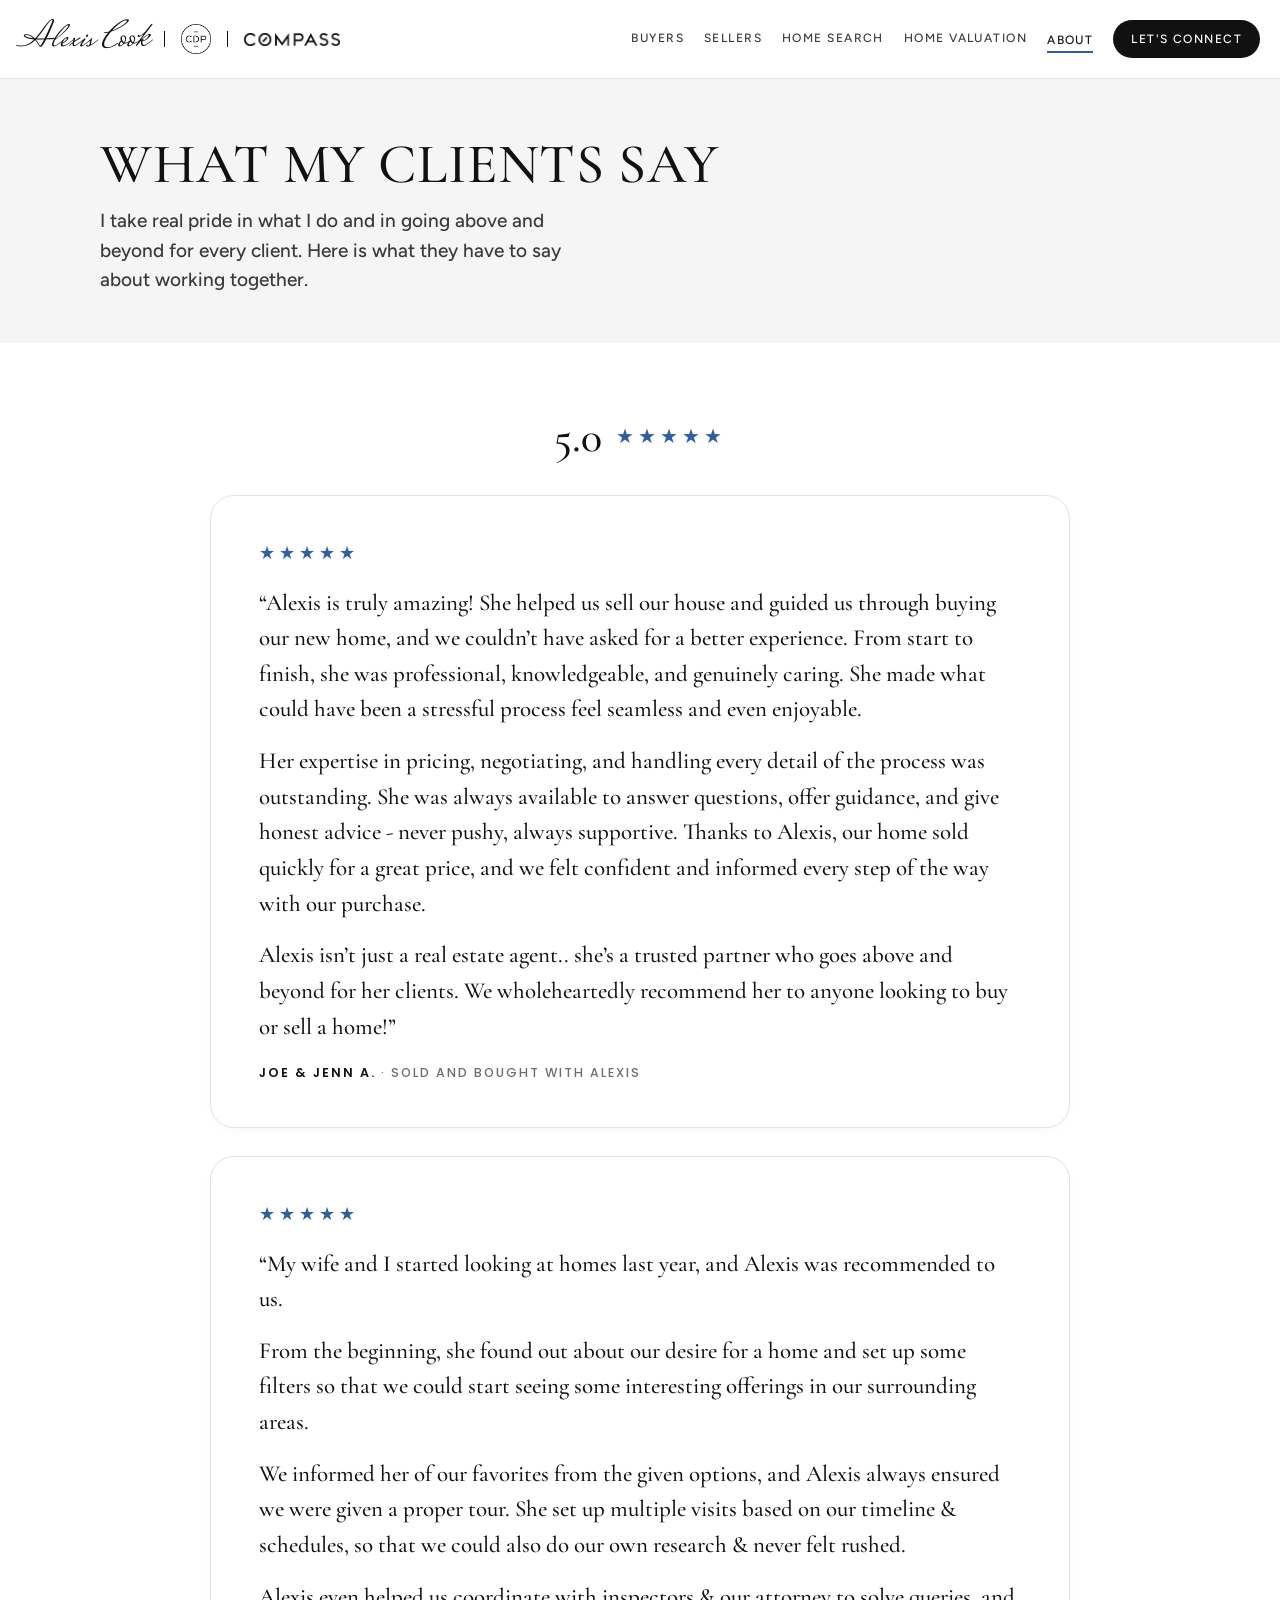
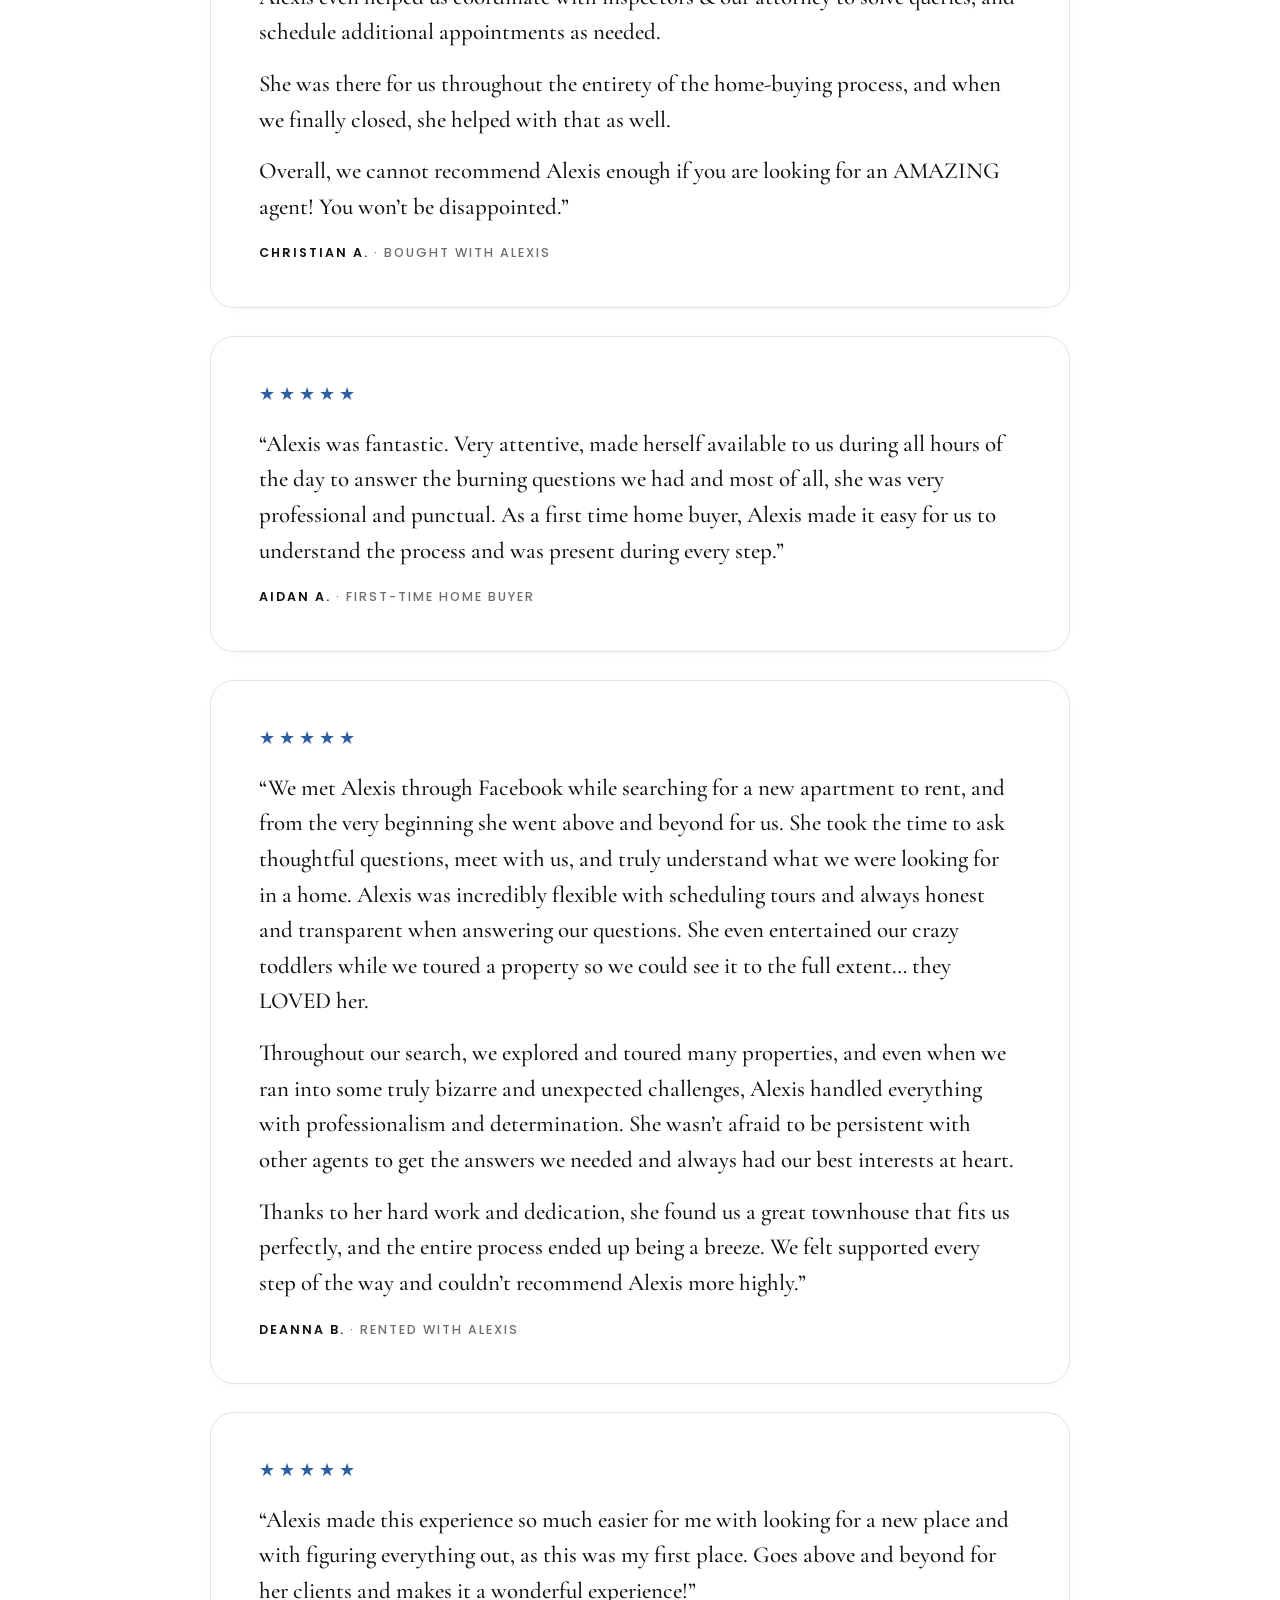
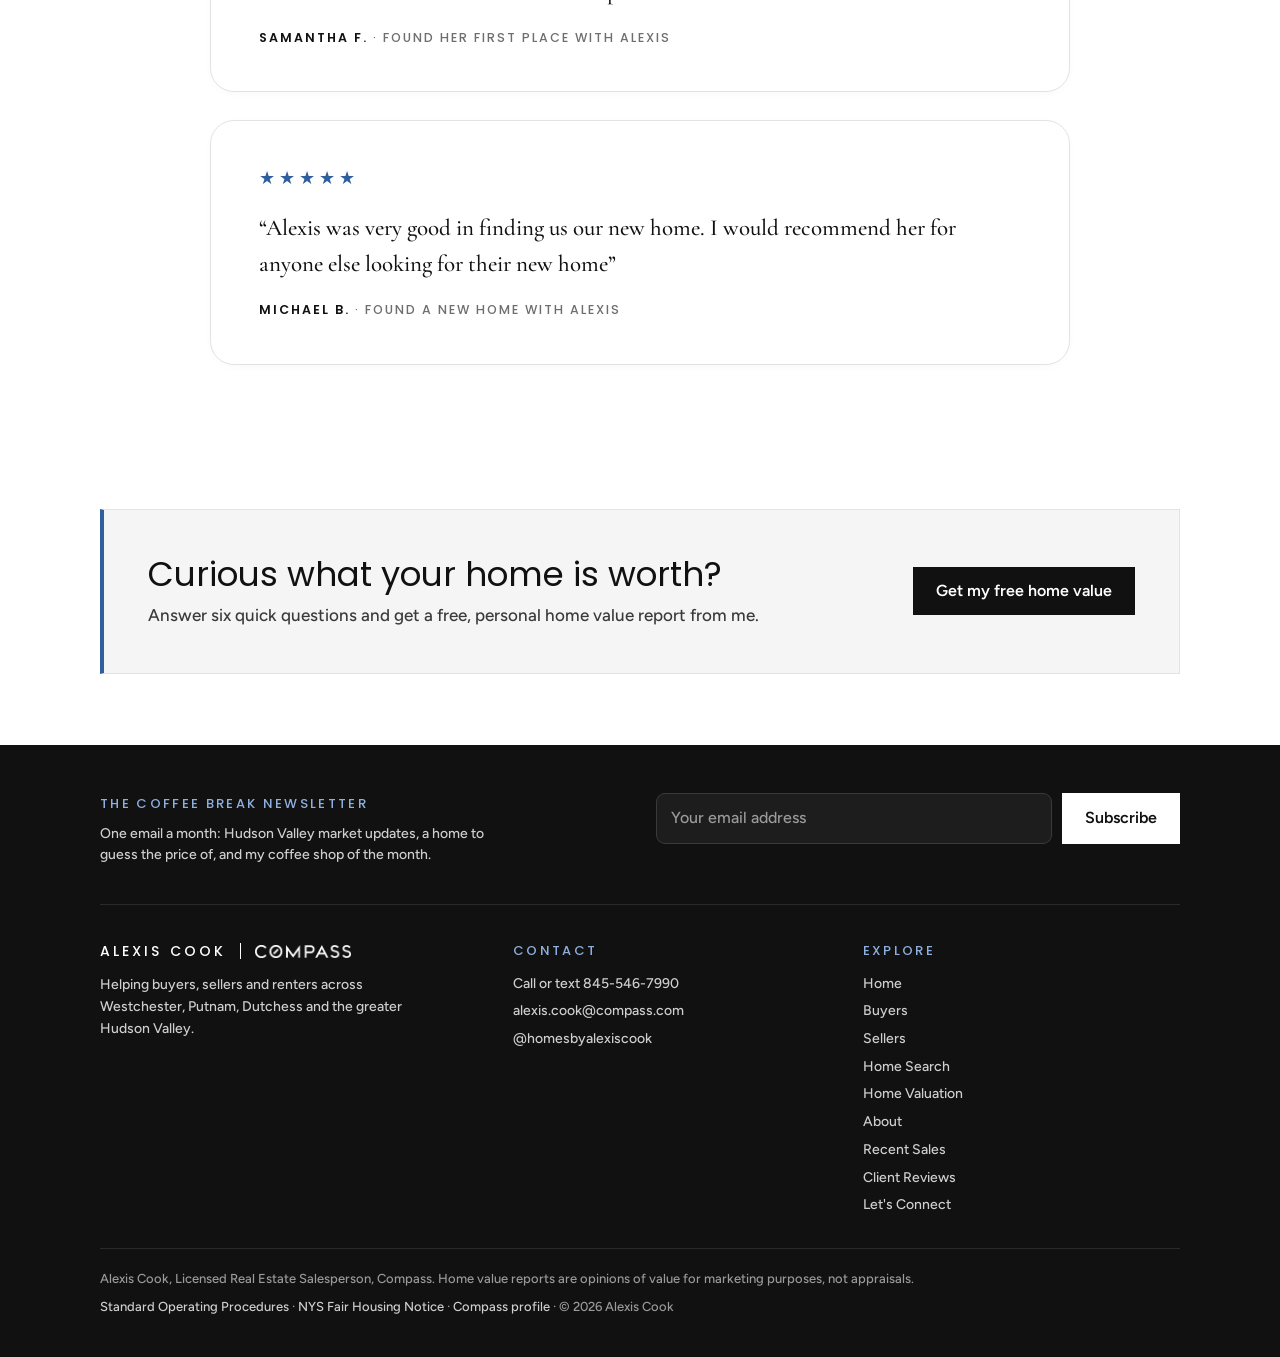
<file: reviews.html>
<!doctype html>
<html lang="en">
<head>
<meta charset="utf-8">
<meta name="viewport" content="width=device-width, initial-scale=1">
<title>Alexis Cook Real Estate | Client Reviews</title>
<meta name="description" content="Five-star client reviews for Alexis Cook, Compass.">
<meta property="og:type" content="website">
<meta property="og:site_name" content="Alexis Cook Real Estate | Compass">
<meta property="og:title" content="Alexis Cook Real Estate | Client Reviews">
<meta property="og:description" content="Five-star client reviews for Alexis Cook, Compass.">
<meta property="og:image" content="https://alexis-cook.com/og-image.jpg">
<meta property="og:image:width" content="1200">
<meta property="og:image:height" content="630">
<meta name="twitter:card" content="summary_large_image">
<link rel="preconnect" href="https://fonts.googleapis.com">
<link rel="preconnect" href="https://fonts.gstatic.com" crossorigin>
<link href="https://fonts.googleapis.com/css2?family=Cormorant+Garamond:wght@500;600&family=Mrs+Saint+Delafield&family=Poppins:wght@300;400;500;600&family=Figtree:wght@400;500;600&display=swap" rel="stylesheet">
<link rel="icon" type="image/png" sizes="32x32" href="favicon-32.png">
<link rel="apple-touch-icon" href="apple-touch-icon.png">
<link rel="stylesheet" href="styles.css">
</head>
<body>
<header class="top">
  <div class="wrap">
    <a class="brand sig-brand" href="index.html"><span class="sig">Alexis Cook</span><span class="div"></span><img class="cdp-logo dark" src="cdp-mark-black.png" alt="The Cathy Duff-Poritzky Team" width="428" height="428"><img class="cdp-logo light" src="cdp-mark-white.png" alt="" width="428" height="428"><span class="div cdp-div"></span><img class="co-logo dark" src="compass-logo.png" alt="Compass" width="791" height="108"><img class="co-logo light" src="compass-logo-white.png" alt="" width="791" height="108"></a>
    <button class="menu-toggle" type="button" aria-expanded="false" aria-controls="menu">Menu</button>
    <nav class="menu" id="menu" aria-label="Main"><a href="buyers.html">Buyers</a><a href="sellers.html">Sellers</a><a href="home-search.html">Home Search</a><a href="home-value.html">Home Valuation</a><div class="has-sub"><a href="about.html" aria-current="page">About</a><div class="sub"><a href="about.html">Meet Alexis</a><a href="sales.html">Recent Sales</a><a href="reviews.html">Client Reviews</a></div></div><a href="contact.html" class="cta">Let's Connect</a></nav>
  </div>
</header>
<main>
<section class="page-hero"><div class="wrap"><h1>What my clients say</h1><p class="lede">I take real pride in what I do and in going above and beyond for every client. Here is what they have to say about working together.</p></div></section>
<section class="band"><div class="wrap"><div class="rv-summary"><span class="rv-score">5.0</span><span class="stars" aria-hidden="true">★★★★★</span></div><div class="reviews-full"><figure class="rv"><div class="stars" aria-label="5 out of 5 stars">★★★★★</div><blockquote>“Alexis is truly amazing! She helped us sell our house and guided us through buying our new home, and we couldn’t have asked for a better experience. From start to finish, she was professional, knowledgeable, and genuinely caring. She made what could have been a stressful process feel seamless and even enjoyable.</p><p>Her expertise in pricing, negotiating, and handling every detail of the process was outstanding. She was always available to answer questions, offer guidance, and give honest advice - never pushy, always supportive. Thanks to Alexis, our home sold quickly for a great price, and we felt confident and informed every step of the way with our purchase.</p><p>Alexis isn’t just a real estate agent.. she’s a trusted partner who goes above and beyond for her clients. We wholeheartedly recommend her to anyone looking to buy or sell a home!”</blockquote><figcaption><b>Joe &amp; Jenn A.</b> · Sold and bought with Alexis</figcaption></figure><figure class="rv"><div class="stars" aria-label="5 out of 5 stars">★★★★★</div><blockquote>“My wife and I started looking at homes last year, and Alexis was recommended to us.</p><p>From the beginning, she found out about our desire for a home and set up some filters so that we could start seeing some interesting offerings in our surrounding areas.</p><p>We informed her of our favorites from the given options, and Alexis always ensured we were given a proper tour. She set up multiple visits based on our timeline &amp; schedules, so that we could also do our own research &amp; never felt rushed.</p><p>Alexis even helped us coordinate with inspectors &amp; our attorney to solve queries, and schedule additional appointments as needed.</p><p>She was there for us throughout the entirety of the home-buying process, and when we finally closed, she helped with that as well.</p><p>Overall, we cannot recommend Alexis enough if you are looking for an AMAZING agent! You won’t be disappointed.”</blockquote><figcaption><b>Christian A.</b> · Bought with Alexis</figcaption></figure><figure class="rv"><div class="stars" aria-label="5 out of 5 stars">★★★★★</div><blockquote>“Alexis was fantastic. Very attentive, made herself available to us during all hours of the day to answer the burning questions we had and most of all, she was very professional and punctual. As a first time home buyer, Alexis made it easy for us to understand the process and was present during every step.”</blockquote><figcaption><b>Aidan A.</b> · First-time home buyer</figcaption></figure><figure class="rv"><div class="stars" aria-label="5 out of 5 stars">★★★★★</div><blockquote>“We met Alexis through Facebook while searching for a new apartment to rent, and from the very beginning she went above and beyond for us. She took the time to ask thoughtful questions, meet with us, and truly understand what we were looking for in a home. Alexis was incredibly flexible with scheduling tours and always honest and transparent when answering our questions. She even entertained our crazy toddlers while we toured a property so we could see it to the full extent… they LOVED her.</p><p>Throughout our search, we explored and toured many properties, and even when we ran into some truly bizarre and unexpected challenges, Alexis handled everything with professionalism and determination. She wasn’t afraid to be persistent with other agents to get the answers we needed and always had our best interests at heart.</p><p>Thanks to her hard work and dedication, she found us a great townhouse that fits us perfectly, and the entire process ended up being a breeze. We felt supported every step of the way and couldn’t recommend Alexis more highly.”</blockquote><figcaption><b>Deanna B.</b> · Rented with Alexis</figcaption></figure><figure class="rv"><div class="stars" aria-label="5 out of 5 stars">★★★★★</div><blockquote>“Alexis made this experience so much easier for me with looking for a new place and with figuring everything out, as this was my first place. Goes above and beyond for her clients and makes it a wonderful experience!”</blockquote><figcaption><b>Samantha F.</b> · Found her first place with Alexis</figcaption></figure><figure class="rv"><div class="stars" aria-label="5 out of 5 stars">★★★★★</div><blockquote>“Alexis was very good in finding us our new home. I would recommend her for anyone else looking for their new home”</blockquote><figcaption><b>Michael B.</b> · Found a new home with Alexis</figcaption></figure></div></div></section>
<section class="band"><div class="wrap"><div class="callout"><div><h2>Curious what your home is worth?</h2><p>Answer six quick questions and get a free, personal home value report from me.</p></div><a class="btn primary" href="home-value.html">Get my free home value</a></div></div></section>
</main>
<footer>
  <div class="wrap">
    <div class="news">
      <div><h3>The Coffee Break newsletter</h3><p>One email a month: Hudson Valley market updates, a home to guess the price of, and my coffee shop of the month.</p></div>
      <form class="news-form" novalidate>
        <label class="sr" for="news-email">Email address</label>
        <input type="email" id="news-email" name="email" placeholder="Your email address" autocomplete="email" required>
        <button class="btn light" type="submit">Subscribe</button>
        <p class="news-msg" role="status"></p>
      </form>
    </div>
    <div class="cols">
      <div>
        <a class="brand" href="index.html"><span>Alexis Cook</span><span class="div"></span><img class="co-logo" src="compass-logo-white.png" alt="Compass" width="791" height="108"></a>
        <p style="margin:0;max-width:34ch">Helping buyers, sellers and renters across Westchester, Putnam, Dutchess and the greater Hudson Valley.</p>
      </div>
      <div><h3>Contact</h3><ul>
        <li>Call or text <a class="call-link" href="sms:+18455467990"><span>845-546-7990</span></a></li>
        <li><a href="mailto:alexis.cook@compass.com">alexis.cook@compass.com</a></li>
        <li><a href="https://www.instagram.com/homesbyalexiscook/" target="_blank" rel="noopener">@homesbyalexiscook</a></li>
      </ul></div>
      <div><h3>Explore</h3><ul><li><a href="index.html">Home</a></li><li><a href="buyers.html">Buyers</a></li><li><a href="sellers.html">Sellers</a></li><li><a href="home-search.html">Home Search</a></li><li><a href="home-value.html">Home Valuation</a></li><li><a href="about.html">About</a></li><li><a href="sales.html">Recent Sales</a></li><li><a href="reviews.html">Client Reviews</a></li><li><a href="contact.html">Let's Connect</a></li></ul></div>
    </div>
    <div class="legal">
      <div>Alexis Cook, Licensed Real Estate Salesperson, Compass. Home value reports are opinions of value for marketing purposes, not appraisals.</div>
      <div><a href="https://www.compass.com/ucfe-assets/consumer-footer/8/NY-StandardOperatingProcedures-2026-03.pdf" target="_blank" rel="noopener">Standard Operating Procedures</a> · <a href="https://dos.ny.gov/system/files/documents/2025/03/nys-housing-and-anti-discrimination-notice_02.2025.pdf" target="_blank" rel="noopener">NYS Fair Housing Notice</a> · <a href="https://www.compass.com/agents/alexis-cook/" target="_blank" rel="noopener">Compass profile</a> · &copy; <span class="yr">2026</span> Alexis Cook</div>
    </div>
  </div>
</footer>
<div class="cmodal" id="cmodal" hidden>
  <div class="cm-card" role="dialog" aria-modal="true" aria-labelledby="cm-title">
    <button class="cm-x" type="button" aria-label="Close">&times;</button>
    <div class="cm-ask">
      <p class="eyebrow">One quick question before your results</p>
      <h2 id="cm-title">Want a personalized collection?</h2>
      <p class="cm-sub cm-ask-sub">I'll curate a personalized collection of homes that match your criteria and send you new ones the moment they hit the market.</p>
      <div class="cm-actions"><button type="button" class="cm-yes">Yes</button><button type="button" class="cm-no cm-go">No, I'll browse myself</button></div>
      <p class="cm-note">Either way, your search results open on Compass next.</p>
    </div>
    <div class="cm-step" hidden>
      <p class="eyebrow">Your personalized collection</p>
      <h2>Tell me what you are looking for</h2>
      <p class="cm-sub">I will build you a private Compass Collection. New matches go straight to you, and you can favorite homes and request tours from your phone.</p>
      <form id="cmf" novalidate>
        <div class="row2"><div><label class="f" for="cm-name">Full name</label><input type="text" id="cm-name" name="name" autocomplete="name"></div><div><label class="f" for="cm-phone">Phone (optional)</label><input type="tel" id="cm-phone" name="phone" autocomplete="tel"></div></div>
        <label class="f" for="cm-email">Email</label><input type="email" id="cm-email" name="email" autocomplete="email">
        <div class="row2"><div><label class="f" for="cm-area">Towns you are interested in (optional)</label><input type="text" id="cm-area" name="area" placeholder="e.g. Beacon, Fishkill, Cold Spring"></div><div><label class="f" for="cm-price">Price range (optional)</label><select id="cm-price" name="price"><option value="">Choose one</option><option>Under $300K</option><option>$300K to $500K</option><option>$500K to $750K</option><option>$750K to $1M</option><option>$1M to $1.5M</option><option>$1.5M+</option><option>Rent: under $2,500/mo</option><option>Rent: $2,500 to $4,000/mo</option><option>Rent: $4,000+/mo</option></select></div></div>
        <div class="row2"><div><label class="f" for="cm-beds">Bedrooms (optional)</label><select id="cm-beds" name="beds"><option value="">Any</option><option>1+</option><option>2+</option><option>3+</option><option>4+</option><option>5+</option></select></div><div><label class="f" for="cm-baths">Bathrooms (optional)</label><select id="cm-baths" name="baths"><option value="">Any</option><option>1+</option><option>2+</option><option>3+</option></select></div></div>
        <label class="f" for="cm-notes">Must-haves (optional)</label><textarea id="cm-notes" name="notes" placeholder="Garage, big yard, close to Metro-North..."></textarea>
        <label class="consent"><input type="checkbox" id="cm-consent" name="consent" value="Yes"><span>I agree that Alexis Cook of Compass may contact me by email, phone or text about homes for sale or rent. Message and data rates may apply. I can opt out at any time.</span></label>
        <p class="err" id="cm-err" role="alert"></p>
        <div class="cm-actions"><button type="submit" class="btn sq dark" id="cm-send">Set up my collection</button><button type="button" class="cm-skip cm-go">No thanks, just browsing</button></div>
      </form>
    </div>
    <div class="cm-done" hidden>
      <div class="cm-check" aria-hidden="true">✓</div>
      <p class="eyebrow">Thank you</p>
      <h2>Your collection is on its way!</h2>
      <p class="cm-sub">I will send you your personal Compass Collection shortly. Keep an eye on your inbox. In the meantime, you can start browsing on Compass.</p>
      <button type="button" class="btn sq dark cm-browse cm-go">Continue to Compass <span aria-hidden="true">→</span></button>
    </div>
  </div>
</div>
<script>
/* Collection sign-up after a home search: paste the collection Google Form's formResponse URL and entry IDs */
/* TEST FEATURE: bring visitors back from Compass after this many seconds (0 = off) */
var REDIRECT_BACK_SECONDS=0;
window.alexisOpenCompass=function(u){var w=null;try{w=window.open(u,'_blank')}catch(er){}if(!w)return;
if(REDIRECT_BACK_SECONDS>0){setTimeout(function(){try{var back=location.href.split('#')[0].split('?')[0]+'?back=1';w.location.href=back}catch(er){}},REDIRECT_BACK_SECONDS*1000)}};
var COLLECTION_FORM={"action":"https://docs.google.com/forms/d/e/1FAIpQLSfFb0w88-A323gLJ5zoATSFI6s1lYARR0IrbXmosw9a89P1Dw/formResponse","fields":{"name":"entry.246317065","phone":"entry.270979491","email":"entry.364528451","area":"entry.91825032","price":"entry.943326183","beds":"entry.1373302693","baths":"entry.874305298","notes":"entry.414756791","type":"entry.1419887097","consent":"entry.159739150"}};
(function(){var m=document.getElementById('cmodal');if(!m||!document.querySelector('.csearch'))return;var f=document.getElementById('cmf'),err=document.getElementById('cm-err'),url='',rent=false,last=null;
function close(){m.hidden=true;document.body.style.overflow='';if(last)last.focus()}
var shown=false,searched='';window.alexisCollect=function(u,r){url=u;rent=r;if(shown)return false;var si=[].slice.call(document.querySelectorAll('.cs-input')).filter(function(i){return i.value.trim()})[0];searched=si?si.value.trim():'';f.elements.area.value='';open_();return true};
document.querySelectorAll('.open-collection').forEach(function(l){l.addEventListener('click',function(e){e.preventDefault();url='https://www.compass.com/homes-for-sale/new-york/?agent_id=68668dd5f72f300001ff11c6';rent=false;searched='';f.elements.area.value='';open_(true)})});
function open_(direct){shown=true;m.querySelector('.cm-ask-sub').textContent=rent?"I'll curate a personalized collection of rentals that match your criteria and send you new ones the moment they hit the market.":"I'll curate a personalized collection of homes that match your criteria and send you new ones the moment they hit the market.";last=document.activeElement;m.querySelector('.cm-ask').hidden=!!direct;m.querySelector('.cm-step').hidden=!direct;m.querySelector('.cm-done').hidden=true;err.textContent='';
m.hidden=false;document.body.style.overflow='hidden';setTimeout(function(){(direct?f.elements.name:m.querySelector('.cm-yes')).focus()},50)}
m.querySelector('.cm-yes').addEventListener('click',function(){m.querySelector('.cm-ask').hidden=true;m.querySelector('.cm-step').hidden=false;f.elements.name.focus()});
try{if(/[?&]back=1/.test(location.search)){var done=false;try{done=localStorage.getItem('ac_collect_done')==='1'}catch(er){}if(!done){url='https://www.compass.com/homes-for-sale/new-york/?agent_id=68668dd5f72f300001ff11c6';setTimeout(function(){open_();var t=document.getElementById('cm-title');if(t)t.textContent='Still looking? Let me send you new listings.'},600)}}}catch(er){}
m.querySelectorAll('.cm-go').forEach(function(b){b.addEventListener('click',function(){close();window.alexisOpenCompass(url)})});
m.querySelector('.cm-x').addEventListener('click',close);m.addEventListener('click',function(e){if(e.target===m)close()});document.addEventListener('keydown',function(e){if(e.key==='Escape'&&!m.hidden)close()});
function v(n){var e=f.elements[n];if(!e)return '';if(n==='area'&&!(e.value||'').trim()&&searched)return 'Searched: '+searched;if(e.type==='checkbox')return e.checked?e.value:'';return (e.value||'').trim()}
f.addEventListener('submit',function(e){e.preventDefault();err.textContent='';
if(!v('name'))return err.textContent='Please enter your name.';
if(!/^[^\s@]+@[^\s@]+\.[^\s@]+$/.test(v('email')))return err.textContent='Please enter a valid email address.';
if(!v('consent'))return err.textContent='Please check the box so I can send you listings.';
var btn=document.getElementById('cm-send');btn.disabled=true;btn.textContent='Sending...';var fd=new FormData(),F=COLLECTION_FORM.fields;
Object.keys(F).forEach(function(k){if(!F[k])return;fd.append(F[k],k==='type'?(rent?'Rent':'Buy'):v(k))});
(COLLECTION_FORM.action?fetch(COLLECTION_FORM.action,{method:'POST',mode:'no-cors',body:fd}):Promise.resolve()).then(function(){try{localStorage.setItem('ac_collect_done','1')}catch(er){}m.querySelector('.cm-step').hidden=true;m.querySelector('.cm-done').hidden=false;btn.disabled=false;btn.textContent='Set up my collection';f.reset()},function(){btn.disabled=false;btn.textContent='Set up my collection';err.textContent="That didn't go through. Check your connection and try again, or call or text 845-546-7990."})});
})();
</script>
<script>
/* phone number: opens Messages on phones and Macs; on other computers copies the number */
(function(){document.querySelectorAll('.call-link').forEach(function(a){a.addEventListener('click',function(e){if(matchMedia('(pointer:coarse)').matches||/Mac|iPhone|iPad/.test(navigator.platform))return;e.preventDefault();var n='845-546-7990',sp=a.querySelector('span');function done(){sp.textContent='Number copied';setTimeout(function(){sp.textContent=n},1800)}if(navigator.clipboard)navigator.clipboard.writeText(n).then(done,function(){sp.textContent=n});else done()})})})();
/* always open each page at the top */
(function(){if(location.hash)return;try{history.scrollRestoration='manual'}catch(e){}function t(){window.scrollTo({top:0,left:0,behavior:'instant'});document.documentElement.scrollTop=0;document.body.scrollTop=0}t();document.addEventListener('DOMContentLoaded',t);addEventListener('load',function(){t();setTimeout(t,60)});addEventListener('pageshow',t)})();
(function(){var b=document.querySelector('.menu-toggle'),m=document.getElementById('menu');b.addEventListener('click',function(){var o=m.classList.toggle('open');b.setAttribute('aria-expanded',o)});
var hd=document.querySelector('.top.over');if(hd){var f=function(){hd.classList.toggle('solid',scrollY>40)};f();addEventListener('scroll',f,{passive:true})}
document.querySelectorAll('.yr').forEach(function(e){e.textContent=new Date().getFullYear()});})();
/* town picker grouped by county */
(function(){var G={"Westchester": ["Westchester County", "Yorktown Heights", "Cortlandt Manor", "Peekskill", "Croton-on-Hudson", "Mohegan Lake", "Ossining", "Tarrytown", "Sleepy Hollow", "Briarcliff Manor", "Pleasantville", "Chappaqua", "Mount Kisco", "Bedford", "Katonah", "Somers", "North Salem", "White Plains", "Scarsdale", "Rye", "Harrison", "Mamaroneck", "Larchmont", "New Rochelle", "Bronxville", "Eastchester", "Irvington", "Dobbs Ferry", "Hastings-on-Hudson"], "Putnam": ["Putnam County", "Mahopac", "Carmel", "Brewster", "Cold Spring", "Garrison", "Putnam Valley", "Patterson", "Kent"], "Dutchess": ["Dutchess County", "Hopewell Junction", "Fishkill", "Beacon", "Poughkeepsie", "Wappingers Falls", "Pleasant Valley", "Hyde Park", "Rhinebeck", "Red Hook", "Millbrook", "LaGrangeville", "Pawling", "Dover Plains", "Amenia", "Pine Plains"]};document.querySelectorAll('.csearch').forEach(function(f){var inp=f.querySelector('.cs-input'),list=f.querySelector('.cs-list');function draw(){if(f.querySelector('input[value=sell]').checked){list.hidden=true;return}var q=inp.value.trim().toLowerCase(),h='';Object.keys(G).forEach(function(c){var m=G[c].filter(function(t){return !q||t.toLowerCase().indexOf(q)>-1});if(m.length){h+='<div class="cs-g"><div class="cs-gh">'+c+'</div>'+m.map(function(t){return '<button type="button" role="option" class="cs-opt">'+t+'</button>'}).join('')+'</div>'}});list.innerHTML=h;list.hidden=!h;inp.setAttribute('aria-expanded',!!h)}inp.addEventListener('focus',draw);inp.addEventListener('input',draw);list.addEventListener('mousedown',function(e){var b=e.target.closest('.cs-opt');if(!b)return;e.preventDefault();inp.value=b.textContent;list.hidden=true;inp.setAttribute('aria-expanded','false')});inp.addEventListener('blur',function(){setTimeout(function(){list.hidden=true;inp.setAttribute('aria-expanded','false')},120)});inp.addEventListener('keydown',function(e){if(e.key==='Escape'){list.hidden=true}if(e.key==='ArrowDown'){var o=list.querySelector('.cs-opt');if(o){e.preventDefault();o.focus()}}});list.addEventListener('keydown',function(e){var os=[].slice.call(list.querySelectorAll('.cs-opt')),i=os.indexOf(document.activeElement);if(e.key==='ArrowDown'&&i<os.length-1){e.preventDefault();os[i+1].focus()}if(e.key==='ArrowUp'){e.preventDefault();(i>0?os[i-1]:inp).focus()}if(e.key==='Enter'&&i>-1){e.preventDefault();inp.value=os[i].textContent;list.hidden=true;inp.focus()}});})})();
/* Buy / Rent / Sell mode */
(function(){document.querySelectorAll('.csearch').forEach(function(f){var inp=f.querySelector('.cs-input'),go=f.querySelector('.cs-go'),note=f.querySelector('.cs-note');f.querySelectorAll('input[name=cs-type]').forEach(function(r){r.addEventListener('change',function(){var sell=r.value==='sell'&&r.checked;f.classList.toggle('is-sell',sell);inp.placeholder=sell?"What's your home address?":'Town or city';inp.setAttribute('autocomplete',sell?'street-address':'off');go.textContent=sell?'Get my home value':'Search homes';if(note)note.textContent=sell?'Free, personal home value report from Alexis.':'Search opens on Compass.';inp.value='';var l=f.querySelector('.cs-list');if(l)l.hidden=true;inp.focus()})})})})();
/* Compass home search */
(function(){document.querySelectorAll('.csearch').forEach(function(f){f.addEventListener('submit',function(e){e.preventDefault();if(f.querySelector('input[value=sell]').checked){var ad=f.querySelector('.cs-input').value.trim();location.href='home-value.html'+(ad?'?address='+encodeURIComponent(ad):'');return}var q=f.querySelector('.cs-input').value.trim().toLowerCase().replace(/,?\s*(ny|new york)$/,'').replace(/[^a-z0-9]+/g,'-').replace(/^-|-$/g,'');var rent=f.querySelector('input[value=rent]').checked;var base='https://www.compass.com/'+(rent?'for-rent/':'homes-for-sale/');var url=(q?base+q+'-ny/':base+'new-york/')+'?agent_id=68668dd5f72f300001ff11c6';if(window.alexisCollect&&window.alexisCollect(url,rent))return;if(window.alexisOpenCompass)window.alexisOpenCompass(url);else try{window.open(url,'_blank','noopener')}catch(er){}})})})();
/* Newsletter sign-up: paste the newsletter Google Form's formResponse URL and email entry ID */
var NEWSLETTER_FORM={action:"https://docs.google.com/forms/d/e/1FAIpQLSd9pEn5VO9FP5l-oSFQ3yQuff3pQ4GppbQ3dDFXpqBW5xkaDg/formResponse",emailField:"entry.209582243"};
(function(){var f=document.querySelector('.news-form');if(!f)return;var m=f.querySelector('.news-msg');
f.addEventListener('submit',function(e){e.preventDefault();var v=f.email.value.trim();
if(!/^[^\s@]+@[^\s@]+\.[^\s@]+$/.test(v)){m.textContent='Please enter a valid email address.';return}
var fd=new FormData();if(NEWSLETTER_FORM.emailField)fd.append(NEWSLETTER_FORM.emailField,v);
(NEWSLETTER_FORM.action?fetch(NEWSLETTER_FORM.action,{method:'POST',mode:'no-cors',body:fd}):Promise.resolve()).then(function(){f.reset();m.textContent="You're on the list. Your first issue arrives next month."},function(){m.textContent="That didn't go through. Please try again."});});})();
</script>

</body>
</html>
</file>
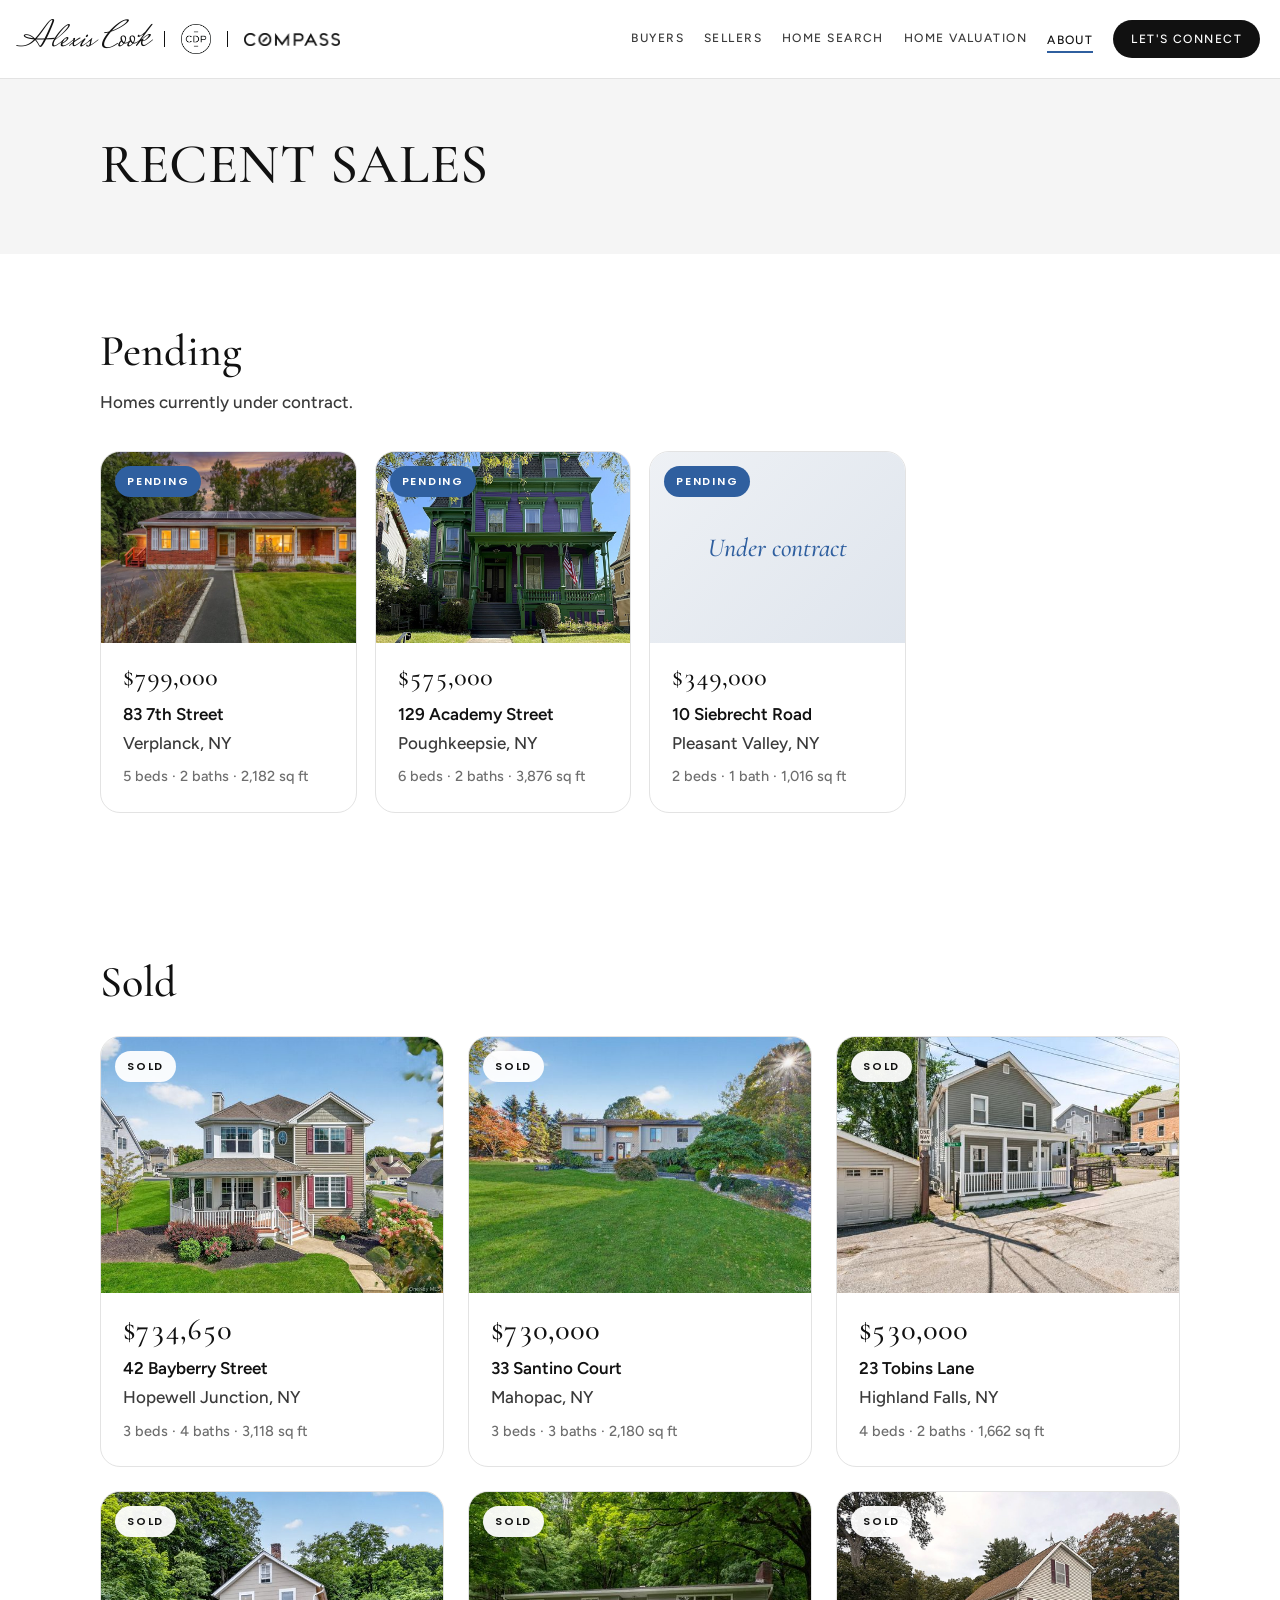
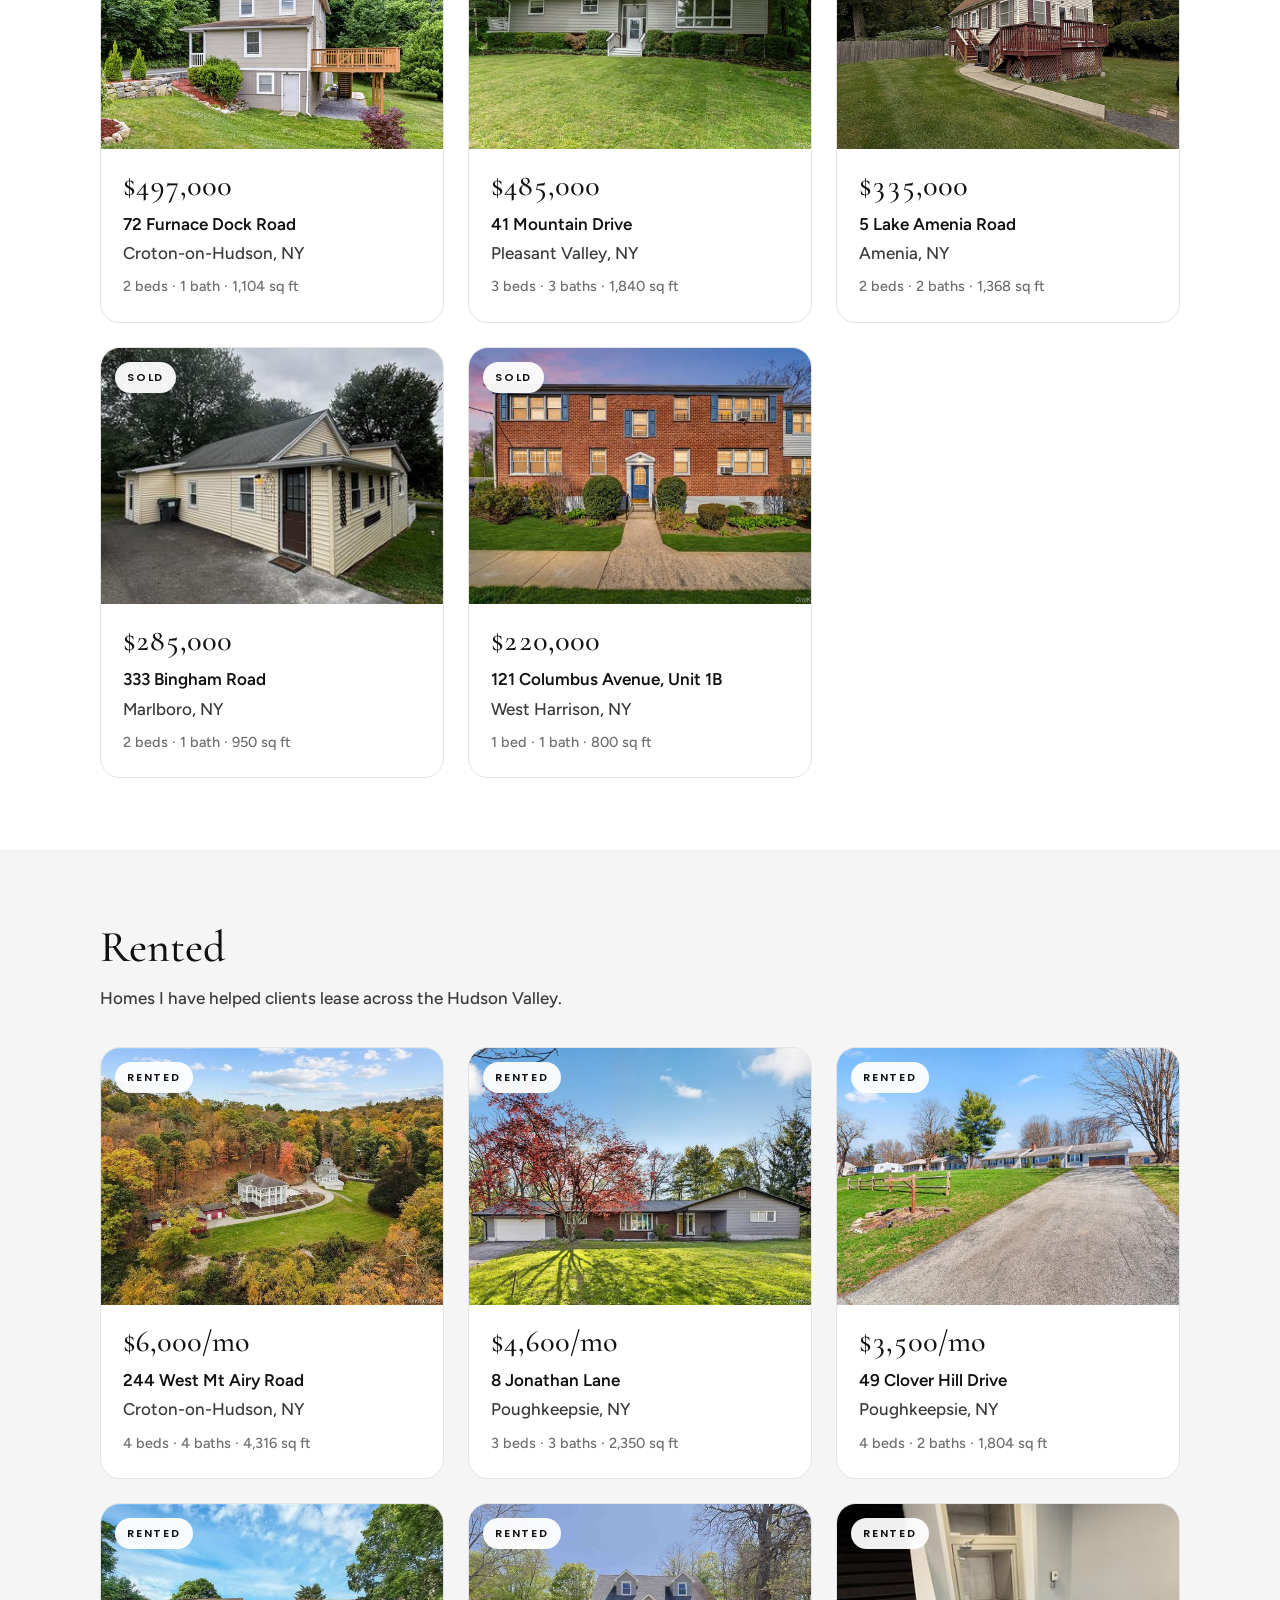
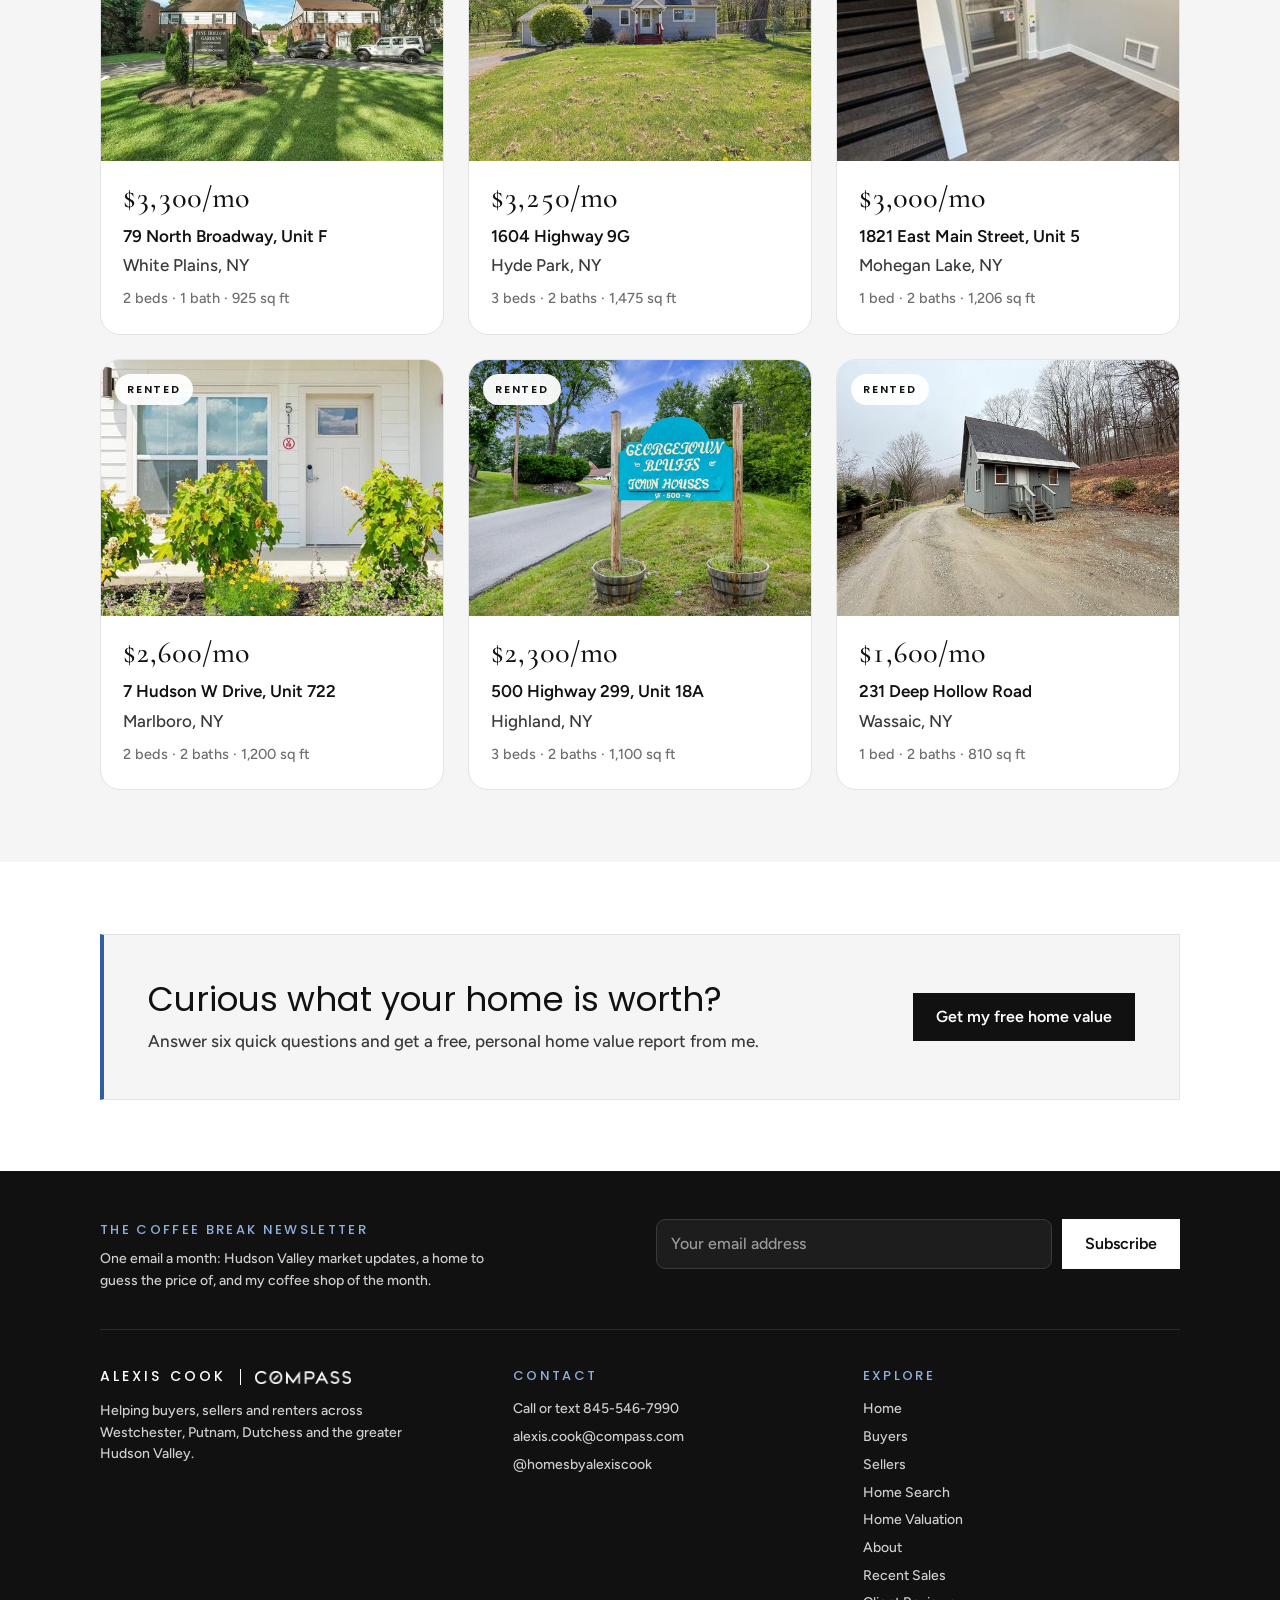
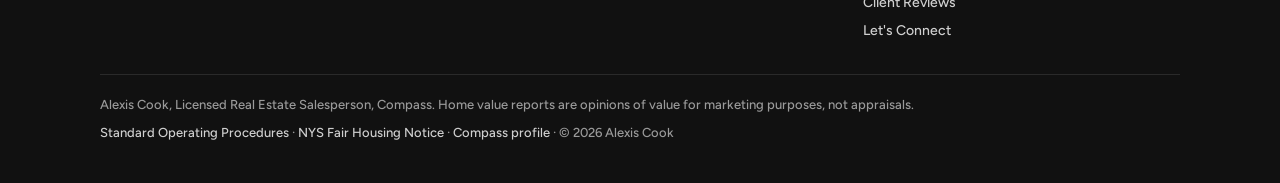
<file: sales.html>
<!doctype html>
<html lang="en">
<head>
<meta charset="utf-8">
<meta name="viewport" content="width=device-width, initial-scale=1">
<title>Alexis Cook Real Estate | Recent Sales</title>
<meta name="description" content="Recent home sales by Alexis Cook across the Hudson Valley.">
<meta property="og:type" content="website">
<meta property="og:site_name" content="Alexis Cook Real Estate | Compass">
<meta property="og:title" content="Alexis Cook Real Estate | Recent Sales">
<meta property="og:description" content="Recent home sales by Alexis Cook across the Hudson Valley.">
<meta property="og:image" content="https://alexis-cook.com/og-image.jpg">
<meta property="og:image:width" content="1200">
<meta property="og:image:height" content="630">
<meta name="twitter:card" content="summary_large_image">
<link rel="preconnect" href="https://fonts.googleapis.com">
<link rel="preconnect" href="https://fonts.gstatic.com" crossorigin>
<link href="https://fonts.googleapis.com/css2?family=Cormorant+Garamond:wght@500;600&family=Mrs+Saint+Delafield&family=Poppins:wght@300;400;500;600&family=Figtree:wght@400;500;600&display=swap" rel="stylesheet">
<link rel="icon" type="image/png" sizes="32x32" href="favicon-32.png">
<link rel="apple-touch-icon" href="apple-touch-icon.png">
<link rel="stylesheet" href="styles.css">
</head>
<body>
<header class="top">
  <div class="wrap">
    <a class="brand sig-brand" href="index.html"><span class="sig">Alexis Cook</span><span class="div"></span><img class="cdp-logo dark" src="cdp-mark-black.png" alt="The Cathy Duff-Poritzky Team" width="428" height="428"><img class="cdp-logo light" src="cdp-mark-white.png" alt="" width="428" height="428"><span class="div cdp-div"></span><img class="co-logo dark" src="compass-logo.png" alt="Compass" width="791" height="108"><img class="co-logo light" src="compass-logo-white.png" alt="" width="791" height="108"></a>
    <button class="menu-toggle" type="button" aria-expanded="false" aria-controls="menu">Menu</button>
    <nav class="menu" id="menu" aria-label="Main"><a href="buyers.html">Buyers</a><a href="sellers.html">Sellers</a><a href="home-search.html">Home Search</a><a href="home-value.html">Home Valuation</a><div class="has-sub"><a href="about.html" aria-current="page">About</a><div class="sub"><a href="about.html">Meet Alexis</a><a href="sales.html">Recent Sales</a><a href="reviews.html">Client Reviews</a></div></div><a href="contact.html" class="cta">Let's Connect</a></nav>
  </div>
</header>
<main>
<section class="page-hero"><div class="wrap"><h1>Recent Sales</h1></div></section>
<section class="band"><div class="wrap">
  <h2 class="sec">Pending</h2>
  <p class="sub">Homes currently under contract.</p>
  <div class="pend-grid"><ul class="pcards"><li><div class="pc-img"><img src="photos/verplanck.jpg" alt="83 7th Street, Verplanck, NY" width="640" height="480" loading="lazy"><span class="pc-tag pend">Pending</span></div><div class="pc-body"><span class="price">$799,000</span><span class="addr">83 7th Street</span><span class="town">Verplanck, NY</span><span class="specs">5 beds · 2 baths · 2,182 sq ft</span></div></li><li><div class="pc-img"><img src="photos/academy.jpg" alt="129 Academy Street, Poughkeepsie, NY" width="640" height="480" loading="lazy"><span class="pc-tag pend">Pending</span></div><div class="pc-body"><span class="price">$575,000</span><span class="addr">129 Academy Street</span><span class="town">Poughkeepsie, NY</span><span class="specs">6 beds · 2 baths · 3,876 sq ft</span></div></li><li><div class="pc-img"><div class="pc-ph" aria-hidden="true"><span>Under contract</span></div><span class="pc-tag pend">Pending</span></div><div class="pc-body"><span class="price">$349,000</span><span class="addr">10 Siebrecht Road</span><span class="town">Pleasant Valley, NY</span><span class="specs">2 beds · 1 bath · 1,016 sq ft</span></div></li></ul></div>
</div></section>
<section class="band"><div class="wrap">
  <h2 class="sec">Sold</h2>
  <ul class="pcards"><li><div class="pc-img"><img src="photos/bayberry.jpg" alt="42 Bayberry Street, Hopewell Junction, NY" width="640" height="480" loading="lazy"><span class="pc-tag">Sold</span></div><div class="pc-body"><span class="price">$734,650</span><span class="addr">42 Bayberry Street</span><span class="town">Hopewell Junction, NY</span><span class="specs">3 beds · 4 baths · 3,118 sq ft</span></div></li><li><div class="pc-img"><img src="photos/santino.jpg" alt="33 Santino Court, Mahopac, NY" width="640" height="480" loading="lazy"><span class="pc-tag">Sold</span></div><div class="pc-body"><span class="price">$730,000</span><span class="addr">33 Santino Court</span><span class="town">Mahopac, NY</span><span class="specs">3 beds · 3 baths · 2,180 sq ft</span></div></li><li><div class="pc-img"><img src="photos/tobins.jpg" alt="23 Tobins Lane, Highland Falls, NY" width="640" height="480" loading="lazy"><span class="pc-tag">Sold</span></div><div class="pc-body"><span class="price">$530,000</span><span class="addr">23 Tobins Lane</span><span class="town">Highland Falls, NY</span><span class="specs">4 beds · 2 baths · 1,662 sq ft</span></div></li><li><div class="pc-img"><img src="photos/furnacedock.jpg" alt="72 Furnace Dock Road, Croton-on-Hudson, NY" width="640" height="480" loading="lazy"><span class="pc-tag">Sold</span></div><div class="pc-body"><span class="price">$497,000</span><span class="addr">72 Furnace Dock Road</span><span class="town">Croton-on-Hudson, NY</span><span class="specs">2 beds · 1 bath · 1,104 sq ft</span></div></li><li><div class="pc-img"><img src="photos/mountain.jpg" alt="41 Mountain Drive, Pleasant Valley, NY" width="640" height="480" loading="lazy"><span class="pc-tag">Sold</span></div><div class="pc-body"><span class="price">$485,000</span><span class="addr">41 Mountain Drive</span><span class="town">Pleasant Valley, NY</span><span class="specs">3 beds · 3 baths · 1,840 sq ft</span></div></li><li><div class="pc-img"><img src="photos/lakeamenia.jpg" alt="5 Lake Amenia Road, Amenia, NY" width="640" height="480" loading="lazy"><span class="pc-tag">Sold</span></div><div class="pc-body"><span class="price">$335,000</span><span class="addr">5 Lake Amenia Road</span><span class="town">Amenia, NY</span><span class="specs">2 beds · 2 baths · 1,368 sq ft</span></div></li><li><div class="pc-img"><img src="photos/bingham.jpg" alt="333 Bingham Road, Marlboro, NY" width="640" height="480" loading="lazy"><span class="pc-tag">Sold</span></div><div class="pc-body"><span class="price">$285,000</span><span class="addr">333 Bingham Road</span><span class="town">Marlboro, NY</span><span class="specs">2 beds · 1 bath · 950 sq ft</span></div></li><li><div class="pc-img"><img src="photos/columbus.jpg" alt="121 Columbus Avenue, Unit 1B, West Harrison, NY" width="640" height="480" loading="lazy"><span class="pc-tag">Sold</span></div><div class="pc-body"><span class="price">$220,000</span><span class="addr">121 Columbus Avenue, Unit 1B</span><span class="town">West Harrison, NY</span><span class="specs">1 bed · 1 bath · 800 sq ft</span></div></li></ul>
</div></section>
<section class="band wash"><div class="wrap">
  <h2 class="sec">Rented</h2>
  <p class="sub">Homes I have helped clients lease across the Hudson Valley.</p>
  <ul class="pcards"><li><div class="pc-img"><img src="photos/mtairy.jpg" alt="244 West Mt Airy Road, Croton-on-Hudson, NY" width="640" height="480" loading="lazy"><span class="pc-tag">Rented</span></div><div class="pc-body"><span class="price">$6,000/mo</span><span class="addr">244 West Mt Airy Road</span><span class="town">Croton-on-Hudson, NY</span><span class="specs">4 beds · 4 baths · 4,316 sq ft</span></div></li><li><div class="pc-img"><img src="photos/jonathan.jpg" alt="8 Jonathan Lane, Poughkeepsie, NY" width="640" height="480" loading="lazy"><span class="pc-tag">Rented</span></div><div class="pc-body"><span class="price">$4,600/mo</span><span class="addr">8 Jonathan Lane</span><span class="town">Poughkeepsie, NY</span><span class="specs">3 beds · 3 baths · 2,350 sq ft</span></div></li><li><div class="pc-img"><img src="photos/clover.jpg" alt="49 Clover Hill Drive, Poughkeepsie, NY" width="640" height="480" loading="lazy"><span class="pc-tag">Rented</span></div><div class="pc-body"><span class="price">$3,500/mo</span><span class="addr">49 Clover Hill Drive</span><span class="town">Poughkeepsie, NY</span><span class="specs">4 beds · 2 baths · 1,804 sq ft</span></div></li><li><div class="pc-img"><img src="photos/broadway.jpg" alt="79 North Broadway, Unit F, White Plains, NY" width="640" height="480" loading="lazy"><span class="pc-tag">Rented</span></div><div class="pc-body"><span class="price">$3,300/mo</span><span class="addr">79 North Broadway, Unit F</span><span class="town">White Plains, NY</span><span class="specs">2 beds · 1 bath · 925 sq ft</span></div></li><li><div class="pc-img"><img src="photos/hydepark.jpg" alt="1604 Highway 9G, Hyde Park, NY" width="640" height="480" loading="lazy"><span class="pc-tag">Rented</span></div><div class="pc-body"><span class="price">$3,250/mo</span><span class="addr">1604 Highway 9G</span><span class="town">Hyde Park, NY</span><span class="specs">3 beds · 2 baths · 1,475 sq ft</span></div></li><li><div class="pc-img"><img src="photos/moheganlake.jpg" alt="1821 East Main Street, Unit 5, Mohegan Lake, NY" width="640" height="480" loading="lazy"><span class="pc-tag">Rented</span></div><div class="pc-body"><span class="price">$3,000/mo</span><span class="addr">1821 East Main Street, Unit 5</span><span class="town">Mohegan Lake, NY</span><span class="specs">1 bed · 2 baths · 1,206 sq ft</span></div></li><li><div class="pc-img"><img src="photos/hudsonw.jpg" alt="7 Hudson W Drive, Unit 722, Marlboro, NY" width="640" height="480" loading="lazy"><span class="pc-tag">Rented</span></div><div class="pc-body"><span class="price">$2,600/mo</span><span class="addr">7 Hudson W Drive, Unit 722</span><span class="town">Marlboro, NY</span><span class="specs">2 beds · 2 baths · 1,200 sq ft</span></div></li><li><div class="pc-img"><img src="photos/highland.jpg" alt="500 Highway 299, Unit 18A, Highland, NY" width="640" height="480" loading="lazy"><span class="pc-tag">Rented</span></div><div class="pc-body"><span class="price">$2,300/mo</span><span class="addr">500 Highway 299, Unit 18A</span><span class="town">Highland, NY</span><span class="specs">3 beds · 2 baths · 1,100 sq ft</span></div></li><li><div class="pc-img"><img src="photos/deephollow.jpg" alt="231 Deep Hollow Road, Wassaic, NY" width="640" height="480" loading="lazy"><span class="pc-tag">Rented</span></div><div class="pc-body"><span class="price">$1,600/mo</span><span class="addr">231 Deep Hollow Road</span><span class="town">Wassaic, NY</span><span class="specs">1 bed · 2 baths · 810 sq ft</span></div></li></ul>
</div></section>
<section class="band"><div class="wrap"><div class="callout"><div><h2>Curious what your home is worth?</h2><p>Answer six quick questions and get a free, personal home value report from me.</p></div><a class="btn primary" href="home-value.html">Get my free home value</a></div></div></section>
</main>
<footer>
  <div class="wrap">
    <div class="news">
      <div><h3>The Coffee Break newsletter</h3><p>One email a month: Hudson Valley market updates, a home to guess the price of, and my coffee shop of the month.</p></div>
      <form class="news-form" novalidate>
        <label class="sr" for="news-email">Email address</label>
        <input type="email" id="news-email" name="email" placeholder="Your email address" autocomplete="email" required>
        <button class="btn light" type="submit">Subscribe</button>
        <p class="news-msg" role="status"></p>
      </form>
    </div>
    <div class="cols">
      <div>
        <a class="brand" href="index.html"><span>Alexis Cook</span><span class="div"></span><img class="co-logo" src="compass-logo-white.png" alt="Compass" width="791" height="108"></a>
        <p style="margin:0;max-width:34ch">Helping buyers, sellers and renters across Westchester, Putnam, Dutchess and the greater Hudson Valley.</p>
      </div>
      <div><h3>Contact</h3><ul>
        <li>Call or text <a class="call-link" href="sms:+18455467990"><span>845-546-7990</span></a></li>
        <li><a href="mailto:alexis.cook@compass.com">alexis.cook@compass.com</a></li>
        <li><a href="https://www.instagram.com/homesbyalexiscook/" target="_blank" rel="noopener">@homesbyalexiscook</a></li>
      </ul></div>
      <div><h3>Explore</h3><ul><li><a href="index.html">Home</a></li><li><a href="buyers.html">Buyers</a></li><li><a href="sellers.html">Sellers</a></li><li><a href="home-search.html">Home Search</a></li><li><a href="home-value.html">Home Valuation</a></li><li><a href="about.html">About</a></li><li><a href="sales.html">Recent Sales</a></li><li><a href="reviews.html">Client Reviews</a></li><li><a href="contact.html">Let's Connect</a></li></ul></div>
    </div>
    <div class="legal">
      <div>Alexis Cook, Licensed Real Estate Salesperson, Compass. Home value reports are opinions of value for marketing purposes, not appraisals.</div>
      <div><a href="https://www.compass.com/ucfe-assets/consumer-footer/8/NY-StandardOperatingProcedures-2026-03.pdf" target="_blank" rel="noopener">Standard Operating Procedures</a> · <a href="https://dos.ny.gov/system/files/documents/2025/03/nys-housing-and-anti-discrimination-notice_02.2025.pdf" target="_blank" rel="noopener">NYS Fair Housing Notice</a> · <a href="https://www.compass.com/agents/alexis-cook/" target="_blank" rel="noopener">Compass profile</a> · &copy; <span class="yr">2026</span> Alexis Cook</div>
    </div>
  </div>
</footer>
<div class="cmodal" id="cmodal" hidden>
  <div class="cm-card" role="dialog" aria-modal="true" aria-labelledby="cm-title">
    <button class="cm-x" type="button" aria-label="Close">&times;</button>
    <div class="cm-ask">
      <p class="eyebrow">One quick question before your results</p>
      <h2 id="cm-title">Want a personalized collection?</h2>
      <p class="cm-sub cm-ask-sub">I'll curate a personalized collection of homes that match your criteria and send you new ones the moment they hit the market.</p>
      <div class="cm-actions"><button type="button" class="cm-yes">Yes</button><button type="button" class="cm-no cm-go">No, I'll browse myself</button></div>
      <p class="cm-note">Either way, your search results open on Compass next.</p>
    </div>
    <div class="cm-step" hidden>
      <p class="eyebrow">Your personalized collection</p>
      <h2>Tell me what you are looking for</h2>
      <p class="cm-sub">I will build you a private Compass Collection. New matches go straight to you, and you can favorite homes and request tours from your phone.</p>
      <form id="cmf" novalidate>
        <div class="row2"><div><label class="f" for="cm-name">Full name</label><input type="text" id="cm-name" name="name" autocomplete="name"></div><div><label class="f" for="cm-phone">Phone (optional)</label><input type="tel" id="cm-phone" name="phone" autocomplete="tel"></div></div>
        <label class="f" for="cm-email">Email</label><input type="email" id="cm-email" name="email" autocomplete="email">
        <div class="row2"><div><label class="f" for="cm-area">Towns you are interested in (optional)</label><input type="text" id="cm-area" name="area" placeholder="e.g. Beacon, Fishkill, Cold Spring"></div><div><label class="f" for="cm-price">Price range (optional)</label><select id="cm-price" name="price"><option value="">Choose one</option><option>Under $300K</option><option>$300K to $500K</option><option>$500K to $750K</option><option>$750K to $1M</option><option>$1M to $1.5M</option><option>$1.5M+</option><option>Rent: under $2,500/mo</option><option>Rent: $2,500 to $4,000/mo</option><option>Rent: $4,000+/mo</option></select></div></div>
        <div class="row2"><div><label class="f" for="cm-beds">Bedrooms (optional)</label><select id="cm-beds" name="beds"><option value="">Any</option><option>1+</option><option>2+</option><option>3+</option><option>4+</option><option>5+</option></select></div><div><label class="f" for="cm-baths">Bathrooms (optional)</label><select id="cm-baths" name="baths"><option value="">Any</option><option>1+</option><option>2+</option><option>3+</option></select></div></div>
        <label class="f" for="cm-notes">Must-haves (optional)</label><textarea id="cm-notes" name="notes" placeholder="Garage, big yard, close to Metro-North..."></textarea>
        <label class="consent"><input type="checkbox" id="cm-consent" name="consent" value="Yes"><span>I agree that Alexis Cook of Compass may contact me by email, phone or text about homes for sale or rent. Message and data rates may apply. I can opt out at any time.</span></label>
        <p class="err" id="cm-err" role="alert"></p>
        <div class="cm-actions"><button type="submit" class="btn sq dark" id="cm-send">Set up my collection</button><button type="button" class="cm-skip cm-go">No thanks, just browsing</button></div>
      </form>
    </div>
    <div class="cm-done" hidden>
      <div class="cm-check" aria-hidden="true">✓</div>
      <p class="eyebrow">Thank you</p>
      <h2>Your collection is on its way!</h2>
      <p class="cm-sub">I will send you your personal Compass Collection shortly. Keep an eye on your inbox. In the meantime, you can start browsing on Compass.</p>
      <button type="button" class="btn sq dark cm-browse cm-go">Continue to Compass <span aria-hidden="true">→</span></button>
    </div>
  </div>
</div>
<script>
/* Collection sign-up after a home search: paste the collection Google Form's formResponse URL and entry IDs */
/* TEST FEATURE: bring visitors back from Compass after this many seconds (0 = off) */
var REDIRECT_BACK_SECONDS=0;
window.alexisOpenCompass=function(u){var w=null;try{w=window.open(u,'_blank')}catch(er){}if(!w)return;
if(REDIRECT_BACK_SECONDS>0){setTimeout(function(){try{var back=location.href.split('#')[0].split('?')[0]+'?back=1';w.location.href=back}catch(er){}},REDIRECT_BACK_SECONDS*1000)}};
var COLLECTION_FORM={"action":"https://docs.google.com/forms/d/e/1FAIpQLSfFb0w88-A323gLJ5zoATSFI6s1lYARR0IrbXmosw9a89P1Dw/formResponse","fields":{"name":"entry.246317065","phone":"entry.270979491","email":"entry.364528451","area":"entry.91825032","price":"entry.943326183","beds":"entry.1373302693","baths":"entry.874305298","notes":"entry.414756791","type":"entry.1419887097","consent":"entry.159739150"}};
(function(){var m=document.getElementById('cmodal');if(!m||!document.querySelector('.csearch'))return;var f=document.getElementById('cmf'),err=document.getElementById('cm-err'),url='',rent=false,last=null;
function close(){m.hidden=true;document.body.style.overflow='';if(last)last.focus()}
var shown=false,searched='';window.alexisCollect=function(u,r){url=u;rent=r;if(shown)return false;var si=[].slice.call(document.querySelectorAll('.cs-input')).filter(function(i){return i.value.trim()})[0];searched=si?si.value.trim():'';f.elements.area.value='';open_();return true};
document.querySelectorAll('.open-collection').forEach(function(l){l.addEventListener('click',function(e){e.preventDefault();url='https://www.compass.com/homes-for-sale/new-york/?agent_id=68668dd5f72f300001ff11c6';rent=false;searched='';f.elements.area.value='';open_(true)})});
function open_(direct){shown=true;m.querySelector('.cm-ask-sub').textContent=rent?"I'll curate a personalized collection of rentals that match your criteria and send you new ones the moment they hit the market.":"I'll curate a personalized collection of homes that match your criteria and send you new ones the moment they hit the market.";last=document.activeElement;m.querySelector('.cm-ask').hidden=!!direct;m.querySelector('.cm-step').hidden=!direct;m.querySelector('.cm-done').hidden=true;err.textContent='';
m.hidden=false;document.body.style.overflow='hidden';setTimeout(function(){(direct?f.elements.name:m.querySelector('.cm-yes')).focus()},50)}
m.querySelector('.cm-yes').addEventListener('click',function(){m.querySelector('.cm-ask').hidden=true;m.querySelector('.cm-step').hidden=false;f.elements.name.focus()});
try{if(/[?&]back=1/.test(location.search)){var done=false;try{done=localStorage.getItem('ac_collect_done')==='1'}catch(er){}if(!done){url='https://www.compass.com/homes-for-sale/new-york/?agent_id=68668dd5f72f300001ff11c6';setTimeout(function(){open_();var t=document.getElementById('cm-title');if(t)t.textContent='Still looking? Let me send you new listings.'},600)}}}catch(er){}
m.querySelectorAll('.cm-go').forEach(function(b){b.addEventListener('click',function(){close();window.alexisOpenCompass(url)})});
m.querySelector('.cm-x').addEventListener('click',close);m.addEventListener('click',function(e){if(e.target===m)close()});document.addEventListener('keydown',function(e){if(e.key==='Escape'&&!m.hidden)close()});
function v(n){var e=f.elements[n];if(!e)return '';if(n==='area'&&!(e.value||'').trim()&&searched)return 'Searched: '+searched;if(e.type==='checkbox')return e.checked?e.value:'';return (e.value||'').trim()}
f.addEventListener('submit',function(e){e.preventDefault();err.textContent='';
if(!v('name'))return err.textContent='Please enter your name.';
if(!/^[^\s@]+@[^\s@]+\.[^\s@]+$/.test(v('email')))return err.textContent='Please enter a valid email address.';
if(!v('consent'))return err.textContent='Please check the box so I can send you listings.';
var btn=document.getElementById('cm-send');btn.disabled=true;btn.textContent='Sending...';var fd=new FormData(),F=COLLECTION_FORM.fields;
Object.keys(F).forEach(function(k){if(!F[k])return;fd.append(F[k],k==='type'?(rent?'Rent':'Buy'):v(k))});
(COLLECTION_FORM.action?fetch(COLLECTION_FORM.action,{method:'POST',mode:'no-cors',body:fd}):Promise.resolve()).then(function(){try{localStorage.setItem('ac_collect_done','1')}catch(er){}m.querySelector('.cm-step').hidden=true;m.querySelector('.cm-done').hidden=false;btn.disabled=false;btn.textContent='Set up my collection';f.reset()},function(){btn.disabled=false;btn.textContent='Set up my collection';err.textContent="That didn't go through. Check your connection and try again, or call or text 845-546-7990."})});
})();
</script>
<script>
/* phone number: opens Messages on phones and Macs; on other computers copies the number */
(function(){document.querySelectorAll('.call-link').forEach(function(a){a.addEventListener('click',function(e){if(matchMedia('(pointer:coarse)').matches||/Mac|iPhone|iPad/.test(navigator.platform))return;e.preventDefault();var n='845-546-7990',sp=a.querySelector('span');function done(){sp.textContent='Number copied';setTimeout(function(){sp.textContent=n},1800)}if(navigator.clipboard)navigator.clipboard.writeText(n).then(done,function(){sp.textContent=n});else done()})})})();
/* always open each page at the top */
(function(){if(location.hash)return;try{history.scrollRestoration='manual'}catch(e){}function t(){window.scrollTo({top:0,left:0,behavior:'instant'});document.documentElement.scrollTop=0;document.body.scrollTop=0}t();document.addEventListener('DOMContentLoaded',t);addEventListener('load',function(){t();setTimeout(t,60)});addEventListener('pageshow',t)})();
(function(){var b=document.querySelector('.menu-toggle'),m=document.getElementById('menu');b.addEventListener('click',function(){var o=m.classList.toggle('open');b.setAttribute('aria-expanded',o)});
var hd=document.querySelector('.top.over');if(hd){var f=function(){hd.classList.toggle('solid',scrollY>40)};f();addEventListener('scroll',f,{passive:true})}
document.querySelectorAll('.yr').forEach(function(e){e.textContent=new Date().getFullYear()});})();
/* town picker grouped by county */
(function(){var G={"Westchester": ["Westchester County", "Yorktown Heights", "Cortlandt Manor", "Peekskill", "Croton-on-Hudson", "Mohegan Lake", "Ossining", "Tarrytown", "Sleepy Hollow", "Briarcliff Manor", "Pleasantville", "Chappaqua", "Mount Kisco", "Bedford", "Katonah", "Somers", "North Salem", "White Plains", "Scarsdale", "Rye", "Harrison", "Mamaroneck", "Larchmont", "New Rochelle", "Bronxville", "Eastchester", "Irvington", "Dobbs Ferry", "Hastings-on-Hudson"], "Putnam": ["Putnam County", "Mahopac", "Carmel", "Brewster", "Cold Spring", "Garrison", "Putnam Valley", "Patterson", "Kent"], "Dutchess": ["Dutchess County", "Hopewell Junction", "Fishkill", "Beacon", "Poughkeepsie", "Wappingers Falls", "Pleasant Valley", "Hyde Park", "Rhinebeck", "Red Hook", "Millbrook", "LaGrangeville", "Pawling", "Dover Plains", "Amenia", "Pine Plains"]};document.querySelectorAll('.csearch').forEach(function(f){var inp=f.querySelector('.cs-input'),list=f.querySelector('.cs-list');function draw(){if(f.querySelector('input[value=sell]').checked){list.hidden=true;return}var q=inp.value.trim().toLowerCase(),h='';Object.keys(G).forEach(function(c){var m=G[c].filter(function(t){return !q||t.toLowerCase().indexOf(q)>-1});if(m.length){h+='<div class="cs-g"><div class="cs-gh">'+c+'</div>'+m.map(function(t){return '<button type="button" role="option" class="cs-opt">'+t+'</button>'}).join('')+'</div>'}});list.innerHTML=h;list.hidden=!h;inp.setAttribute('aria-expanded',!!h)}inp.addEventListener('focus',draw);inp.addEventListener('input',draw);list.addEventListener('mousedown',function(e){var b=e.target.closest('.cs-opt');if(!b)return;e.preventDefault();inp.value=b.textContent;list.hidden=true;inp.setAttribute('aria-expanded','false')});inp.addEventListener('blur',function(){setTimeout(function(){list.hidden=true;inp.setAttribute('aria-expanded','false')},120)});inp.addEventListener('keydown',function(e){if(e.key==='Escape'){list.hidden=true}if(e.key==='ArrowDown'){var o=list.querySelector('.cs-opt');if(o){e.preventDefault();o.focus()}}});list.addEventListener('keydown',function(e){var os=[].slice.call(list.querySelectorAll('.cs-opt')),i=os.indexOf(document.activeElement);if(e.key==='ArrowDown'&&i<os.length-1){e.preventDefault();os[i+1].focus()}if(e.key==='ArrowUp'){e.preventDefault();(i>0?os[i-1]:inp).focus()}if(e.key==='Enter'&&i>-1){e.preventDefault();inp.value=os[i].textContent;list.hidden=true;inp.focus()}});})})();
/* Buy / Rent / Sell mode */
(function(){document.querySelectorAll('.csearch').forEach(function(f){var inp=f.querySelector('.cs-input'),go=f.querySelector('.cs-go'),note=f.querySelector('.cs-note');f.querySelectorAll('input[name=cs-type]').forEach(function(r){r.addEventListener('change',function(){var sell=r.value==='sell'&&r.checked;f.classList.toggle('is-sell',sell);inp.placeholder=sell?"What's your home address?":'Town or city';inp.setAttribute('autocomplete',sell?'street-address':'off');go.textContent=sell?'Get my home value':'Search homes';if(note)note.textContent=sell?'Free, personal home value report from Alexis.':'Search opens on Compass.';inp.value='';var l=f.querySelector('.cs-list');if(l)l.hidden=true;inp.focus()})})})})();
/* Compass home search */
(function(){document.querySelectorAll('.csearch').forEach(function(f){f.addEventListener('submit',function(e){e.preventDefault();if(f.querySelector('input[value=sell]').checked){var ad=f.querySelector('.cs-input').value.trim();location.href='home-value.html'+(ad?'?address='+encodeURIComponent(ad):'');return}var q=f.querySelector('.cs-input').value.trim().toLowerCase().replace(/,?\s*(ny|new york)$/,'').replace(/[^a-z0-9]+/g,'-').replace(/^-|-$/g,'');var rent=f.querySelector('input[value=rent]').checked;var base='https://www.compass.com/'+(rent?'for-rent/':'homes-for-sale/');var url=(q?base+q+'-ny/':base+'new-york/')+'?agent_id=68668dd5f72f300001ff11c6';if(window.alexisCollect&&window.alexisCollect(url,rent))return;if(window.alexisOpenCompass)window.alexisOpenCompass(url);else try{window.open(url,'_blank','noopener')}catch(er){}})})})();
/* Newsletter sign-up: paste the newsletter Google Form's formResponse URL and email entry ID */
var NEWSLETTER_FORM={action:"https://docs.google.com/forms/d/e/1FAIpQLSd9pEn5VO9FP5l-oSFQ3yQuff3pQ4GppbQ3dDFXpqBW5xkaDg/formResponse",emailField:"entry.209582243"};
(function(){var f=document.querySelector('.news-form');if(!f)return;var m=f.querySelector('.news-msg');
f.addEventListener('submit',function(e){e.preventDefault();var v=f.email.value.trim();
if(!/^[^\s@]+@[^\s@]+\.[^\s@]+$/.test(v)){m.textContent='Please enter a valid email address.';return}
var fd=new FormData();if(NEWSLETTER_FORM.emailField)fd.append(NEWSLETTER_FORM.emailField,v);
(NEWSLETTER_FORM.action?fetch(NEWSLETTER_FORM.action,{method:'POST',mode:'no-cors',body:fd}):Promise.resolve()).then(function(){f.reset();m.textContent="You're on the list. Your first issue arrives next month."},function(){m.textContent="That didn't go through. Please try again."});});})();
</script>

</body>
</html>
</file>
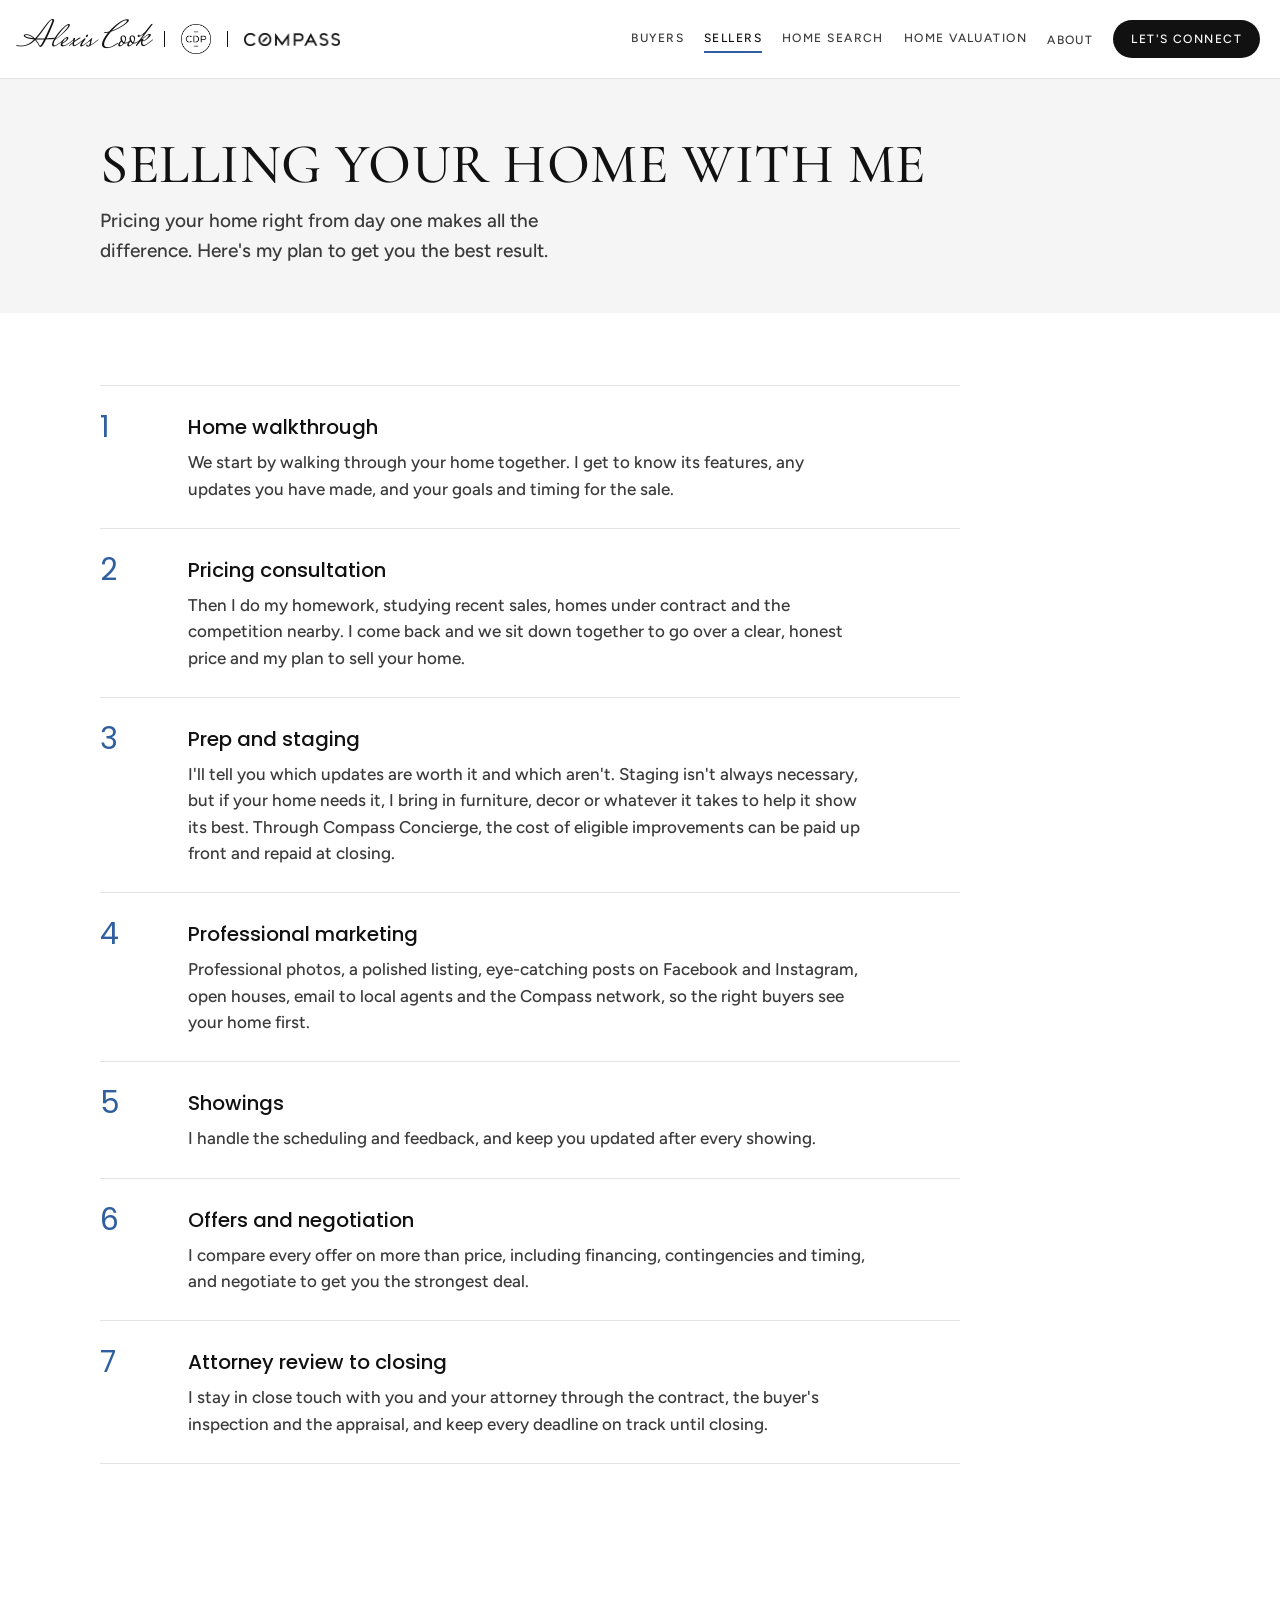
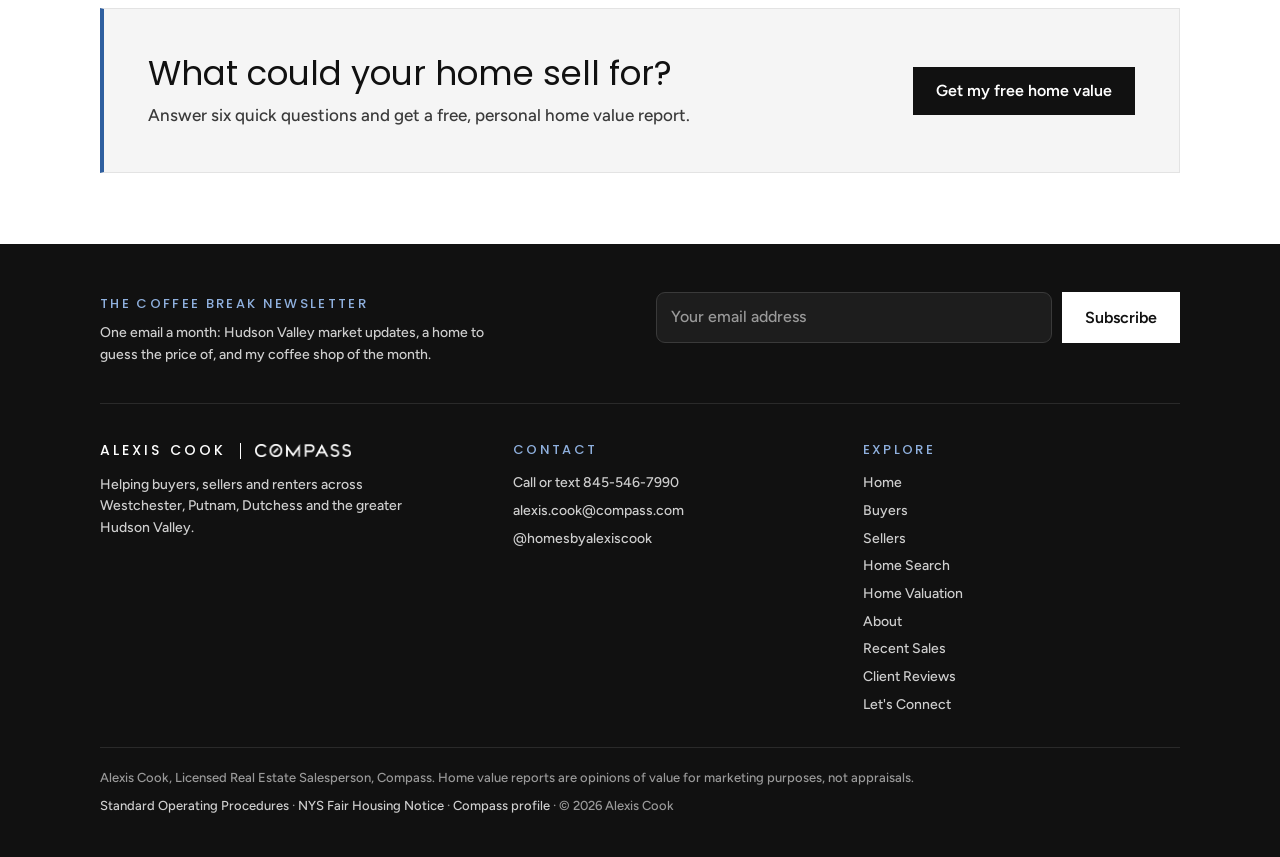
<file: sellers.html>
<!doctype html>
<html lang="en">
<head>
<meta charset="utf-8">
<meta name="viewport" content="width=device-width, initial-scale=1">
<title>Alexis Cook Real Estate | Selling Your Home</title>
<meta name="description" content="How Alexis Cook helps sellers in Westchester, Putnam and Dutchess counties.">
<meta property="og:type" content="website">
<meta property="og:site_name" content="Alexis Cook Real Estate | Compass">
<meta property="og:title" content="Alexis Cook Real Estate | Selling Your Home">
<meta property="og:description" content="How Alexis Cook helps sellers in Westchester, Putnam and Dutchess counties.">
<meta property="og:image" content="https://alexis-cook.com/og-image.jpg">
<meta property="og:image:width" content="1200">
<meta property="og:image:height" content="630">
<meta name="twitter:card" content="summary_large_image">
<link rel="preconnect" href="https://fonts.googleapis.com">
<link rel="preconnect" href="https://fonts.gstatic.com" crossorigin>
<link href="https://fonts.googleapis.com/css2?family=Cormorant+Garamond:wght@500;600&family=Mrs+Saint+Delafield&family=Poppins:wght@300;400;500;600&family=Figtree:wght@400;500;600&display=swap" rel="stylesheet">
<link rel="icon" type="image/png" sizes="32x32" href="favicon-32.png">
<link rel="apple-touch-icon" href="apple-touch-icon.png">
<link rel="stylesheet" href="styles.css">
</head>
<body>
<header class="top">
  <div class="wrap">
    <a class="brand sig-brand" href="index.html"><span class="sig">Alexis Cook</span><span class="div"></span><img class="cdp-logo dark" src="cdp-mark-black.png" alt="The Cathy Duff-Poritzky Team" width="428" height="428"><img class="cdp-logo light" src="cdp-mark-white.png" alt="" width="428" height="428"><span class="div cdp-div"></span><img class="co-logo dark" src="compass-logo.png" alt="Compass" width="791" height="108"><img class="co-logo light" src="compass-logo-white.png" alt="" width="791" height="108"></a>
    <button class="menu-toggle" type="button" aria-expanded="false" aria-controls="menu">Menu</button>
    <nav class="menu" id="menu" aria-label="Main"><a href="buyers.html">Buyers</a><a href="sellers.html" aria-current="page">Sellers</a><a href="home-search.html">Home Search</a><a href="home-value.html">Home Valuation</a><div class="has-sub"><a href="about.html">About</a><div class="sub"><a href="about.html">Meet Alexis</a><a href="sales.html">Recent Sales</a><a href="reviews.html">Client Reviews</a></div></div><a href="contact.html" class="cta">Let's Connect</a></nav>
  </div>
</header>
<main>
<section class="page-hero"><div class="wrap"><h1>Selling your home with me</h1><p class="lede">Pricing your home right from day one makes all the difference. Here's my plan to get you the best result.</p></div></section>
<section class="band"><div class="wrap">
  <ol class="steps"><li><h3>Home walkthrough</h3><p>We start by walking through your home together. I get to know its features, any updates you have made, and your goals and timing for the sale.</p></li><li><h3>Pricing consultation</h3><p>Then I do my homework, studying recent sales, homes under contract and the competition nearby. I come back and we sit down together to go over a clear, honest price and my plan to sell your home.</p></li><li><h3>Prep and staging</h3><p>I'll tell you which updates are worth it and which aren't. Staging isn't always necessary, but if your home needs it, I bring in furniture, decor or whatever it takes to help it show its best. Through Compass Concierge, the cost of eligible improvements can be paid up front and repaid at closing.</p></li><li><h3>Professional marketing</h3><p>Professional photos, a polished listing, eye-catching posts on Facebook and Instagram, open houses, email to local agents and the Compass network, so the right buyers see your home first.</p></li><li><h3>Showings</h3><p>I handle the scheduling and feedback, and keep you updated after every showing.</p></li><li><h3>Offers and negotiation</h3><p>I compare every offer on more than price, including financing, contingencies and timing, and negotiate to get you the strongest deal.</p></li><li><h3>Attorney review to closing</h3><p>I stay in close touch with you and your attorney through the contract, the buyer's inspection and the appraisal, and keep every deadline on track until closing.</p></li></ol>
</div></section>
<section class="band"><div class="wrap"><div class="callout"><div><h2>What could your home sell for?</h2><p>Answer six quick questions and get a free, personal home value report.</p></div><a class="btn primary" href="home-value.html">Get my free home value</a></div></div></section>
</main>
<footer>
  <div class="wrap">
    <div class="news">
      <div><h3>The Coffee Break newsletter</h3><p>One email a month: Hudson Valley market updates, a home to guess the price of, and my coffee shop of the month.</p></div>
      <form class="news-form" novalidate>
        <label class="sr" for="news-email">Email address</label>
        <input type="email" id="news-email" name="email" placeholder="Your email address" autocomplete="email" required>
        <button class="btn light" type="submit">Subscribe</button>
        <p class="news-msg" role="status"></p>
      </form>
    </div>
    <div class="cols">
      <div>
        <a class="brand" href="index.html"><span>Alexis Cook</span><span class="div"></span><img class="co-logo" src="compass-logo-white.png" alt="Compass" width="791" height="108"></a>
        <p style="margin:0;max-width:34ch">Helping buyers, sellers and renters across Westchester, Putnam, Dutchess and the greater Hudson Valley.</p>
      </div>
      <div><h3>Contact</h3><ul>
        <li>Call or text <a class="call-link" href="sms:+18455467990"><span>845-546-7990</span></a></li>
        <li><a href="mailto:alexis.cook@compass.com">alexis.cook@compass.com</a></li>
        <li><a href="https://www.instagram.com/homesbyalexiscook/" target="_blank" rel="noopener">@homesbyalexiscook</a></li>
      </ul></div>
      <div><h3>Explore</h3><ul><li><a href="index.html">Home</a></li><li><a href="buyers.html">Buyers</a></li><li><a href="sellers.html">Sellers</a></li><li><a href="home-search.html">Home Search</a></li><li><a href="home-value.html">Home Valuation</a></li><li><a href="about.html">About</a></li><li><a href="sales.html">Recent Sales</a></li><li><a href="reviews.html">Client Reviews</a></li><li><a href="contact.html">Let's Connect</a></li></ul></div>
    </div>
    <div class="legal">
      <div>Alexis Cook, Licensed Real Estate Salesperson, Compass. Home value reports are opinions of value for marketing purposes, not appraisals.</div>
      <div><a href="https://www.compass.com/ucfe-assets/consumer-footer/8/NY-StandardOperatingProcedures-2026-03.pdf" target="_blank" rel="noopener">Standard Operating Procedures</a> · <a href="https://dos.ny.gov/system/files/documents/2025/03/nys-housing-and-anti-discrimination-notice_02.2025.pdf" target="_blank" rel="noopener">NYS Fair Housing Notice</a> · <a href="https://www.compass.com/agents/alexis-cook/" target="_blank" rel="noopener">Compass profile</a> · &copy; <span class="yr">2026</span> Alexis Cook</div>
    </div>
  </div>
</footer>
<div class="cmodal" id="cmodal" hidden>
  <div class="cm-card" role="dialog" aria-modal="true" aria-labelledby="cm-title">
    <button class="cm-x" type="button" aria-label="Close">&times;</button>
    <div class="cm-ask">
      <p class="eyebrow">One quick question before your results</p>
      <h2 id="cm-title">Want a personalized collection?</h2>
      <p class="cm-sub cm-ask-sub">I'll curate a personalized collection of homes that match your criteria and send you new ones the moment they hit the market.</p>
      <div class="cm-actions"><button type="button" class="cm-yes">Yes</button><button type="button" class="cm-no cm-go">No, I'll browse myself</button></div>
      <p class="cm-note">Either way, your search results open on Compass next.</p>
    </div>
    <div class="cm-step" hidden>
      <p class="eyebrow">Your personalized collection</p>
      <h2>Tell me what you are looking for</h2>
      <p class="cm-sub">I will build you a private Compass Collection. New matches go straight to you, and you can favorite homes and request tours from your phone.</p>
      <form id="cmf" novalidate>
        <div class="row2"><div><label class="f" for="cm-name">Full name</label><input type="text" id="cm-name" name="name" autocomplete="name"></div><div><label class="f" for="cm-phone">Phone (optional)</label><input type="tel" id="cm-phone" name="phone" autocomplete="tel"></div></div>
        <label class="f" for="cm-email">Email</label><input type="email" id="cm-email" name="email" autocomplete="email">
        <div class="row2"><div><label class="f" for="cm-area">Towns you are interested in (optional)</label><input type="text" id="cm-area" name="area" placeholder="e.g. Beacon, Fishkill, Cold Spring"></div><div><label class="f" for="cm-price">Price range (optional)</label><select id="cm-price" name="price"><option value="">Choose one</option><option>Under $300K</option><option>$300K to $500K</option><option>$500K to $750K</option><option>$750K to $1M</option><option>$1M to $1.5M</option><option>$1.5M+</option><option>Rent: under $2,500/mo</option><option>Rent: $2,500 to $4,000/mo</option><option>Rent: $4,000+/mo</option></select></div></div>
        <div class="row2"><div><label class="f" for="cm-beds">Bedrooms (optional)</label><select id="cm-beds" name="beds"><option value="">Any</option><option>1+</option><option>2+</option><option>3+</option><option>4+</option><option>5+</option></select></div><div><label class="f" for="cm-baths">Bathrooms (optional)</label><select id="cm-baths" name="baths"><option value="">Any</option><option>1+</option><option>2+</option><option>3+</option></select></div></div>
        <label class="f" for="cm-notes">Must-haves (optional)</label><textarea id="cm-notes" name="notes" placeholder="Garage, big yard, close to Metro-North..."></textarea>
        <label class="consent"><input type="checkbox" id="cm-consent" name="consent" value="Yes"><span>I agree that Alexis Cook of Compass may contact me by email, phone or text about homes for sale or rent. Message and data rates may apply. I can opt out at any time.</span></label>
        <p class="err" id="cm-err" role="alert"></p>
        <div class="cm-actions"><button type="submit" class="btn sq dark" id="cm-send">Set up my collection</button><button type="button" class="cm-skip cm-go">No thanks, just browsing</button></div>
      </form>
    </div>
    <div class="cm-done" hidden>
      <div class="cm-check" aria-hidden="true">✓</div>
      <p class="eyebrow">Thank you</p>
      <h2>Your collection is on its way!</h2>
      <p class="cm-sub">I will send you your personal Compass Collection shortly. Keep an eye on your inbox. In the meantime, you can start browsing on Compass.</p>
      <button type="button" class="btn sq dark cm-browse cm-go">Continue to Compass <span aria-hidden="true">→</span></button>
    </div>
  </div>
</div>
<script>
/* Collection sign-up after a home search: paste the collection Google Form's formResponse URL and entry IDs */
/* TEST FEATURE: bring visitors back from Compass after this many seconds (0 = off) */
var REDIRECT_BACK_SECONDS=0;
window.alexisOpenCompass=function(u){var w=null;try{w=window.open(u,'_blank')}catch(er){}if(!w)return;
if(REDIRECT_BACK_SECONDS>0){setTimeout(function(){try{var back=location.href.split('#')[0].split('?')[0]+'?back=1';w.location.href=back}catch(er){}},REDIRECT_BACK_SECONDS*1000)}};
var COLLECTION_FORM={"action":"https://docs.google.com/forms/d/e/1FAIpQLSfFb0w88-A323gLJ5zoATSFI6s1lYARR0IrbXmosw9a89P1Dw/formResponse","fields":{"name":"entry.246317065","phone":"entry.270979491","email":"entry.364528451","area":"entry.91825032","price":"entry.943326183","beds":"entry.1373302693","baths":"entry.874305298","notes":"entry.414756791","type":"entry.1419887097","consent":"entry.159739150"}};
(function(){var m=document.getElementById('cmodal');if(!m||!document.querySelector('.csearch'))return;var f=document.getElementById('cmf'),err=document.getElementById('cm-err'),url='',rent=false,last=null;
function close(){m.hidden=true;document.body.style.overflow='';if(last)last.focus()}
var shown=false,searched='';window.alexisCollect=function(u,r){url=u;rent=r;if(shown)return false;var si=[].slice.call(document.querySelectorAll('.cs-input')).filter(function(i){return i.value.trim()})[0];searched=si?si.value.trim():'';f.elements.area.value='';open_();return true};
document.querySelectorAll('.open-collection').forEach(function(l){l.addEventListener('click',function(e){e.preventDefault();url='https://www.compass.com/homes-for-sale/new-york/?agent_id=68668dd5f72f300001ff11c6';rent=false;searched='';f.elements.area.value='';open_(true)})});
function open_(direct){shown=true;m.querySelector('.cm-ask-sub').textContent=rent?"I'll curate a personalized collection of rentals that match your criteria and send you new ones the moment they hit the market.":"I'll curate a personalized collection of homes that match your criteria and send you new ones the moment they hit the market.";last=document.activeElement;m.querySelector('.cm-ask').hidden=!!direct;m.querySelector('.cm-step').hidden=!direct;m.querySelector('.cm-done').hidden=true;err.textContent='';
m.hidden=false;document.body.style.overflow='hidden';setTimeout(function(){(direct?f.elements.name:m.querySelector('.cm-yes')).focus()},50)}
m.querySelector('.cm-yes').addEventListener('click',function(){m.querySelector('.cm-ask').hidden=true;m.querySelector('.cm-step').hidden=false;f.elements.name.focus()});
try{if(/[?&]back=1/.test(location.search)){var done=false;try{done=localStorage.getItem('ac_collect_done')==='1'}catch(er){}if(!done){url='https://www.compass.com/homes-for-sale/new-york/?agent_id=68668dd5f72f300001ff11c6';setTimeout(function(){open_();var t=document.getElementById('cm-title');if(t)t.textContent='Still looking? Let me send you new listings.'},600)}}}catch(er){}
m.querySelectorAll('.cm-go').forEach(function(b){b.addEventListener('click',function(){close();window.alexisOpenCompass(url)})});
m.querySelector('.cm-x').addEventListener('click',close);m.addEventListener('click',function(e){if(e.target===m)close()});document.addEventListener('keydown',function(e){if(e.key==='Escape'&&!m.hidden)close()});
function v(n){var e=f.elements[n];if(!e)return '';if(n==='area'&&!(e.value||'').trim()&&searched)return 'Searched: '+searched;if(e.type==='checkbox')return e.checked?e.value:'';return (e.value||'').trim()}
f.addEventListener('submit',function(e){e.preventDefault();err.textContent='';
if(!v('name'))return err.textContent='Please enter your name.';
if(!/^[^\s@]+@[^\s@]+\.[^\s@]+$/.test(v('email')))return err.textContent='Please enter a valid email address.';
if(!v('consent'))return err.textContent='Please check the box so I can send you listings.';
var btn=document.getElementById('cm-send');btn.disabled=true;btn.textContent='Sending...';var fd=new FormData(),F=COLLECTION_FORM.fields;
Object.keys(F).forEach(function(k){if(!F[k])return;fd.append(F[k],k==='type'?(rent?'Rent':'Buy'):v(k))});
(COLLECTION_FORM.action?fetch(COLLECTION_FORM.action,{method:'POST',mode:'no-cors',body:fd}):Promise.resolve()).then(function(){try{localStorage.setItem('ac_collect_done','1')}catch(er){}m.querySelector('.cm-step').hidden=true;m.querySelector('.cm-done').hidden=false;btn.disabled=false;btn.textContent='Set up my collection';f.reset()},function(){btn.disabled=false;btn.textContent='Set up my collection';err.textContent="That didn't go through. Check your connection and try again, or call or text 845-546-7990."})});
})();
</script>
<script>
/* phone number: opens Messages on phones and Macs; on other computers copies the number */
(function(){document.querySelectorAll('.call-link').forEach(function(a){a.addEventListener('click',function(e){if(matchMedia('(pointer:coarse)').matches||/Mac|iPhone|iPad/.test(navigator.platform))return;e.preventDefault();var n='845-546-7990',sp=a.querySelector('span');function done(){sp.textContent='Number copied';setTimeout(function(){sp.textContent=n},1800)}if(navigator.clipboard)navigator.clipboard.writeText(n).then(done,function(){sp.textContent=n});else done()})})})();
/* always open each page at the top */
(function(){if(location.hash)return;try{history.scrollRestoration='manual'}catch(e){}function t(){window.scrollTo({top:0,left:0,behavior:'instant'});document.documentElement.scrollTop=0;document.body.scrollTop=0}t();document.addEventListener('DOMContentLoaded',t);addEventListener('load',function(){t();setTimeout(t,60)});addEventListener('pageshow',t)})();
(function(){var b=document.querySelector('.menu-toggle'),m=document.getElementById('menu');b.addEventListener('click',function(){var o=m.classList.toggle('open');b.setAttribute('aria-expanded',o)});
var hd=document.querySelector('.top.over');if(hd){var f=function(){hd.classList.toggle('solid',scrollY>40)};f();addEventListener('scroll',f,{passive:true})}
document.querySelectorAll('.yr').forEach(function(e){e.textContent=new Date().getFullYear()});})();
/* town picker grouped by county */
(function(){var G={"Westchester": ["Westchester County", "Yorktown Heights", "Cortlandt Manor", "Peekskill", "Croton-on-Hudson", "Mohegan Lake", "Ossining", "Tarrytown", "Sleepy Hollow", "Briarcliff Manor", "Pleasantville", "Chappaqua", "Mount Kisco", "Bedford", "Katonah", "Somers", "North Salem", "White Plains", "Scarsdale", "Rye", "Harrison", "Mamaroneck", "Larchmont", "New Rochelle", "Bronxville", "Eastchester", "Irvington", "Dobbs Ferry", "Hastings-on-Hudson"], "Putnam": ["Putnam County", "Mahopac", "Carmel", "Brewster", "Cold Spring", "Garrison", "Putnam Valley", "Patterson", "Kent"], "Dutchess": ["Dutchess County", "Hopewell Junction", "Fishkill", "Beacon", "Poughkeepsie", "Wappingers Falls", "Pleasant Valley", "Hyde Park", "Rhinebeck", "Red Hook", "Millbrook", "LaGrangeville", "Pawling", "Dover Plains", "Amenia", "Pine Plains"]};document.querySelectorAll('.csearch').forEach(function(f){var inp=f.querySelector('.cs-input'),list=f.querySelector('.cs-list');function draw(){if(f.querySelector('input[value=sell]').checked){list.hidden=true;return}var q=inp.value.trim().toLowerCase(),h='';Object.keys(G).forEach(function(c){var m=G[c].filter(function(t){return !q||t.toLowerCase().indexOf(q)>-1});if(m.length){h+='<div class="cs-g"><div class="cs-gh">'+c+'</div>'+m.map(function(t){return '<button type="button" role="option" class="cs-opt">'+t+'</button>'}).join('')+'</div>'}});list.innerHTML=h;list.hidden=!h;inp.setAttribute('aria-expanded',!!h)}inp.addEventListener('focus',draw);inp.addEventListener('input',draw);list.addEventListener('mousedown',function(e){var b=e.target.closest('.cs-opt');if(!b)return;e.preventDefault();inp.value=b.textContent;list.hidden=true;inp.setAttribute('aria-expanded','false')});inp.addEventListener('blur',function(){setTimeout(function(){list.hidden=true;inp.setAttribute('aria-expanded','false')},120)});inp.addEventListener('keydown',function(e){if(e.key==='Escape'){list.hidden=true}if(e.key==='ArrowDown'){var o=list.querySelector('.cs-opt');if(o){e.preventDefault();o.focus()}}});list.addEventListener('keydown',function(e){var os=[].slice.call(list.querySelectorAll('.cs-opt')),i=os.indexOf(document.activeElement);if(e.key==='ArrowDown'&&i<os.length-1){e.preventDefault();os[i+1].focus()}if(e.key==='ArrowUp'){e.preventDefault();(i>0?os[i-1]:inp).focus()}if(e.key==='Enter'&&i>-1){e.preventDefault();inp.value=os[i].textContent;list.hidden=true;inp.focus()}});})})();
/* Buy / Rent / Sell mode */
(function(){document.querySelectorAll('.csearch').forEach(function(f){var inp=f.querySelector('.cs-input'),go=f.querySelector('.cs-go'),note=f.querySelector('.cs-note');f.querySelectorAll('input[name=cs-type]').forEach(function(r){r.addEventListener('change',function(){var sell=r.value==='sell'&&r.checked;f.classList.toggle('is-sell',sell);inp.placeholder=sell?"What's your home address?":'Town or city';inp.setAttribute('autocomplete',sell?'street-address':'off');go.textContent=sell?'Get my home value':'Search homes';if(note)note.textContent=sell?'Free, personal home value report from Alexis.':'Search opens on Compass.';inp.value='';var l=f.querySelector('.cs-list');if(l)l.hidden=true;inp.focus()})})})})();
/* Compass home search */
(function(){document.querySelectorAll('.csearch').forEach(function(f){f.addEventListener('submit',function(e){e.preventDefault();if(f.querySelector('input[value=sell]').checked){var ad=f.querySelector('.cs-input').value.trim();location.href='home-value.html'+(ad?'?address='+encodeURIComponent(ad):'');return}var q=f.querySelector('.cs-input').value.trim().toLowerCase().replace(/,?\s*(ny|new york)$/,'').replace(/[^a-z0-9]+/g,'-').replace(/^-|-$/g,'');var rent=f.querySelector('input[value=rent]').checked;var base='https://www.compass.com/'+(rent?'for-rent/':'homes-for-sale/');var url=(q?base+q+'-ny/':base+'new-york/')+'?agent_id=68668dd5f72f300001ff11c6';if(window.alexisCollect&&window.alexisCollect(url,rent))return;if(window.alexisOpenCompass)window.alexisOpenCompass(url);else try{window.open(url,'_blank','noopener')}catch(er){}})})})();
/* Newsletter sign-up: paste the newsletter Google Form's formResponse URL and email entry ID */
var NEWSLETTER_FORM={action:"https://docs.google.com/forms/d/e/1FAIpQLSd9pEn5VO9FP5l-oSFQ3yQuff3pQ4GppbQ3dDFXpqBW5xkaDg/formResponse",emailField:"entry.209582243"};
(function(){var f=document.querySelector('.news-form');if(!f)return;var m=f.querySelector('.news-msg');
f.addEventListener('submit',function(e){e.preventDefault();var v=f.email.value.trim();
if(!/^[^\s@]+@[^\s@]+\.[^\s@]+$/.test(v)){m.textContent='Please enter a valid email address.';return}
var fd=new FormData();if(NEWSLETTER_FORM.emailField)fd.append(NEWSLETTER_FORM.emailField,v);
(NEWSLETTER_FORM.action?fetch(NEWSLETTER_FORM.action,{method:'POST',mode:'no-cors',body:fd}):Promise.resolve()).then(function(){f.reset();m.textContent="You're on the list. Your first issue arrives next month."},function(){m.textContent="That didn't go through. Please try again."});});})();
</script>

</body>
</html>
</file>
<file: styles.css>
/* Alexis Cook, Compass: shared site styles. Black, white and soft gray; Poppins for display, Figtree for text */
:root{
  --ink:#111111; --ink-2:#3a3a3a; --muted:#6e6e6e; --line:#e3e3e3; --paper:#ffffff; --wash:#f5f5f5;
  --accent:#111111; --accent-ink:#ffffff; --accent-soft:#eeeeee; --on-dark:#d4d4d4; --error:#b3261e;
  --display:"Poppins","Helvetica Neue",Arial,sans-serif;
  --body:"Figtree","Helvetica Neue",Arial,sans-serif;
}
*{box-sizing:border-box}
html{-webkit-text-size-adjust:100%;scroll-behavior:smooth}
body{margin:0;background:var(--paper);color:var(--ink);font-family:var(--body);font-size:17px;line-height:1.55}
img{max-width:100%;display:block}
a{color:var(--accent)}
[hidden]{display:none!important}
.wrap{max-width:1120px;margin:0 auto;padding-left:max(20px,env(safe-area-inset-left));padding-right:max(20px,env(safe-area-inset-right))}
.eyebrow{font-family:var(--display);font-size:13px;letter-spacing:.18em;text-transform:uppercase;color:var(--accent);font-weight:500;margin:0 0 14px}
h1,h2,h3{text-wrap:balance}
h1{font-family:var(--display);font-weight:300;font-size:clamp(38px,5.4vw,60px);line-height:1.06;letter-spacing:-.01em;margin:0 0 20px}
h1 strong{font-weight:600}
h2.sec{font-family:var(--display);font-weight:400;font-size:clamp(28px,3.4vw,38px);line-height:1.15;margin:0 0 12px}
.lede{font-size:19px;color:var(--ink-2);max-width:40ch;margin:0 0 28px}
.sub{color:var(--ink-2);max-width:60ch;margin:0 0 36px}
.btn{display:inline-block;font:600 16px/1 var(--body);border-radius:10px;padding:15px 22px;cursor:pointer;border:1px solid transparent;text-decoration:none}
.btn.primary{background:var(--accent);color:var(--accent-ink)}
.btn.primary:hover{filter:brightness(1.08)}
.btn.ghost{background:none;color:var(--ink);border-color:#cccccc}
.btn:focus-visible{outline:2px solid var(--ink);outline-offset:2px}
.btn[disabled]{opacity:.6;cursor:wait}
.btns{display:flex;flex-wrap:wrap;gap:12px}
.more{font-weight:600;text-decoration:none}
.more:hover{text-decoration:underline}

/* header */
.top{border-bottom:1px solid var(--line);background:var(--paper)}
.top .wrap{display:flex;align-items:center;gap:20px;padding-block:18px;flex-wrap:wrap}
.brand{font-family:var(--display);font-weight:500;letter-spacing:.22em;font-size:14px;text-transform:uppercase;display:flex;align-items:center;gap:14px;color:var(--ink);text-decoration:none}
.brand .div{width:1px;height:16px;background:var(--ink)}
.brand .co{font-weight:300}
.menu{display:flex;gap:20px;font-size:14.5px;align-items:center;margin-left:auto;flex-wrap:wrap}
.menu a{color:var(--ink-2);text-decoration:none;padding-block:4px;border-bottom:2px solid transparent}
.menu a:hover{color:var(--accent)}
.menu a[aria-current="page"]{color:var(--ink);border-bottom-color:var(--accent)}
.menu a.hv{color:var(--accent);font-weight:600}
.menu-toggle{display:none;margin-left:auto;background:none;border:1px solid var(--line);border-radius:8px;padding:8px 12px;font:600 14px var(--body);color:var(--ink);cursor:pointer}

/* page hero (inner pages) */
.page-hero{background:var(--wash);padding-block:56px 48px}
.page-hero h1{font-size:clamp(34px,4.6vw,52px);margin-bottom:12px}
.page-hero .lede{margin-bottom:0}
section.band{padding-block:72px}
section.band.wash{background:var(--wash)}

/* home hero */
.home-hero{background:var(--wash)}
.home-hero .wrap{display:grid;grid-template-columns:1.1fr .9fr;gap:56px;align-items:center;padding-block:64px}
.home-hero .portrait{aspect-ratio:4/5;border-radius:14px;overflow:hidden;max-width:440px;justify-self:end;width:100%}
.home-hero .portrait img{width:100%;height:100%;object-fit:cover}
.counties{display:flex;flex-wrap:wrap;gap:8px;margin:0 0 30px;padding:0;list-style:none}
.counties li{border:1px solid var(--line);background:var(--paper);border-radius:99px;padding:6px 14px;font-size:14px;color:var(--ink-2)}

/* value callout */
.callout{background:var(--wash);color:var(--ink);border:1px solid var(--line);border-radius:16px;padding:44px;display:grid;grid-template-columns:1fr auto;gap:28px;align-items:center}
.callout h2{font-family:var(--display);font-weight:400;font-size:clamp(26px,3vw,34px);margin:0 0 8px;line-height:1.2}
.callout p{margin:0;color:var(--ink-2)}
.callout .btn.primary{background:var(--ink);color:#fff}

/* sales */
.sales{list-style:none;margin:0;padding:0;display:grid;grid-template-columns:repeat(3,1fr);border-top:1px solid var(--line)}
.sales li{display:flex;flex-direction:column;gap:2px;padding:24px 24px 26px 0;border-bottom:1px solid var(--line)}
.sales .tag{font-family:var(--display);font-size:12px;letter-spacing:.16em;text-transform:uppercase;color:var(--accent);font-weight:500;margin-bottom:8px}
.sales .price{font-family:var(--display);font-weight:300;font-size:32px;line-height:1.1;font-variant-numeric:tabular-nums;margin-bottom:6px}
.sales .addr{font-weight:600}
.sales .town{color:var(--ink-2)}
.sales .specs{color:var(--muted);font-size:15px;margin-top:6px}
.stats{display:grid;grid-template-columns:repeat(3,1fr);gap:24px;margin:0 0 48px;padding:0;list-style:none}
.stats li{border-left:2px solid var(--accent);padding-left:16px}
.stats b{display:block;font-family:var(--display);font-weight:300;font-size:34px;line-height:1.1;font-variant-numeric:tabular-nums}
.stats span{color:var(--muted);font-size:15px}

/* reviews */
.reviews{background:var(--ink);color:#fff}
.reviews .eyebrow{color:var(--on-dark)}
.quotes{display:grid;grid-template-columns:1fr 1fr;gap:48px;margin-top:28px}
.quotes figure{margin:0;display:flex;flex-direction:column;gap:14px}
.stars{color:var(--on-dark);letter-spacing:4px;font-size:16px}
.quotes blockquote{margin:0;font-family:var(--display);font-weight:300;font-size:21px;line-height:1.5}
.quotes figcaption{font-size:14px;letter-spacing:.08em;text-transform:uppercase;color:#bdbdbd}
.quotes.light figure{border-top:1px solid var(--line);padding-top:28px}
.quotes.light .stars{color:var(--accent)}
.quotes.light figcaption{color:var(--muted)}

/* about */
.about-grid{display:grid;grid-template-columns:380px 1fr;gap:56px;align-items:start}
.photo{aspect-ratio:4/5;border-radius:14px;overflow:hidden;max-width:100%}
.photo img{width:100%;height:100%;object-fit:cover}
.prose p{color:var(--ink-2);max-width:62ch;margin:0 0 16px}
.prose h2{font-family:var(--display);font-weight:500;font-size:22px;margin:36px 0 10px}
.specialties{display:flex;flex-wrap:wrap;gap:8px;margin:0;padding:0;list-style:none}
.specialties li{background:var(--accent-soft);color:var(--accent);border-radius:99px;padding:6px 14px;font-size:14px;font-weight:600}
.contact{display:grid;gap:8px;margin:0;padding:0;list-style:none}
.contact li{font-variant-numeric:tabular-nums}
.contact b{display:inline-block;min-width:112px;font-weight:600;color:var(--ink)}

/* home value questionnaire */
.hv-grid{display:grid;grid-template-columns:.9fr 1.1fr;gap:56px;align-items:start;padding-block:56px 72px}
.promise{display:grid;gap:12px;padding:0;margin:28px 0 0;list-style:none}
.promise li{display:flex;gap:12px;align-items:baseline;color:var(--ink-2)}
.promise li::before{content:"";flex:none;width:8px;height:8px;border-radius:50%;background:var(--accent);transform:translateY(-2px)}
.card{background:var(--paper);border:1px solid var(--line);border-radius:14px;box-shadow:0 18px 50px -24px rgba(0,0,0,.28);padding:30px 28px 26px;min-width:0}
.progress{display:flex;justify-content:space-between;align-items:center;font-size:13px;color:var(--muted);margin-bottom:10px;font-variant-numeric:tabular-nums}
.bar{height:4px;background:var(--line);border-radius:99px;overflow:hidden;margin-bottom:26px}
.bar span{display:block;height:100%;background:var(--accent);width:16%;transition:width .35s ease}
.step{border:0;padding:0;margin:0}
.step h2{font-family:var(--display);font-weight:500;font-size:23px;line-height:1.25;margin:0 0 6px}
.step .hint{color:var(--muted);font-size:15px;margin:0 0 20px}
label.f{display:block;font-size:14px;font-weight:600;color:var(--ink-2);margin:14px 0 6px}
input[type=text],input[type=email],input[type=tel],select,textarea{width:100%;font:inherit;font-size:16px;color:var(--ink);background:var(--paper);border:1px solid #cccccc;border-radius:9px;padding:12px 14px}
textarea{min-height:84px;resize:vertical}
input:focus,select:focus,textarea:focus{outline:2px solid var(--accent);outline-offset:1px;border-color:var(--accent)}
.row2{display:grid;grid-template-columns:1.4fr 1fr;gap:12px}
.row3{display:grid;grid-template-columns:repeat(3,1fr);gap:12px}
.opts{display:grid;grid-template-columns:1fr 1fr;gap:10px}
.opts.one{grid-template-columns:1fr}
.opt{position:relative}
.opt input{position:absolute;opacity:0;inset:0;cursor:pointer}
.opt span{display:block;border:1px solid #cccccc;border-radius:10px;padding:14px 16px;font-weight:500;cursor:pointer;transition:border-color .15s,background .15s}
.opt span small{display:block;font-weight:400;color:var(--muted);font-size:14px;margin-top:2px}
.opt input:checked + span{border-color:var(--accent);background:var(--accent-soft);box-shadow:inset 0 0 0 1px var(--accent)}
.opt input:focus-visible + span{outline:2px solid var(--accent);outline-offset:2px}
.consent{display:flex;gap:10px;align-items:flex-start;font-size:13.5px;color:var(--muted);margin-top:16px;line-height:1.45}
.consent input{margin-top:3px;flex:none;width:18px;height:18px;accent-color:var(--accent)}
.err{color:var(--error);font-size:14px;margin:12px 0 0;min-height:1em}
.nav{display:flex;justify-content:space-between;align-items:center;gap:12px;margin-top:24px}
.nav .primary{margin-left:auto}
.done h2{font-family:var(--display);font-weight:500;font-size:26px;margin:0 0 10px}
.done p{color:var(--ink-2);margin:0 0 12px}

/* nav button, steps, contact, newsletter */
.menu a.cta{background:var(--ink);color:#fff;border-radius:8px;padding:8px 14px;border-bottom:0}
.menu a.cta:hover{color:#fff;opacity:.88}
.menu a.hv{color:var(--ink)}
.steps{list-style:none;margin:0;padding:0;counter-reset:s;display:grid;gap:0;border-top:1px solid var(--line);max-width:860px}
.steps li{counter-increment:s;display:grid;grid-template-columns:72px 1fr;column-gap:16px;padding:26px 0;border-bottom:1px solid var(--line)}
.steps li::before{content:counter(s,decimal-leading-zero);font-family:var(--display);font-weight:300;font-size:30px;line-height:1;color:var(--muted);grid-row:1 / span 2}
.steps h3{font-family:var(--display);font-weight:500;font-size:20px;margin:0 0 6px}
.steps p{margin:0;color:var(--ink-2);max-width:62ch}
.contact-grid{display:grid;grid-template-columns:1.2fr .8fr;gap:56px;align-items:start}
.sr{position:absolute;width:1px;height:1px;overflow:hidden;clip:rect(0 0 0 0);white-space:nowrap}
.btn.light{background:#fff;color:var(--ink)}
footer .news{display:grid;grid-template-columns:1fr 1fr;gap:32px;align-items:center;padding-bottom:36px;margin-bottom:36px;border-bottom:1px solid #2a2a2a}
footer .news h3{margin-bottom:8px}
footer .news p{margin:0;max-width:46ch}
.news-form{display:flex;flex-wrap:wrap;gap:10px}
.news-form input{flex:1 1 220px;background:#1d1d1d;border-color:#3a3a3a;color:#fff}
.news-form input::placeholder{color:#9a9a9a}
.news-msg{flex-basis:100%;margin:0;font-size:14px;color:#e0e0e0;min-height:1em}
@media (max-width:900px){.contact-grid,footer .news{grid-template-columns:1fr;gap:28px}}
@media (max-width:480px){.steps li{grid-template-columns:48px 1fr}.steps li::before{font-size:24px}}

/* footer */
footer{background:var(--ink);color:#cfcfcf;padding-block:48px 40px;font-size:14px}
footer .cols{display:grid;grid-template-columns:1.2fr 1fr 1fr;gap:32px;margin-bottom:32px}
footer h3{font-family:var(--display);font-weight:500;font-size:13px;letter-spacing:.18em;text-transform:uppercase;color:#fff;margin:0 0 12px}
footer ul{list-style:none;margin:0;padding:0;display:grid;gap:6px}
footer a{color:#cfcfcf;text-decoration:none}
footer a:hover{color:#fff;text-decoration:underline}
footer .brand{color:#fff;margin-bottom:12px}
footer .brand .div{background:#fff}
footer .legal{border-top:1px solid #2a2a2a;padding-top:20px;font-size:13px;color:#9a9a9a;display:grid;gap:8px}

@media (max-width:1060px){
  .menu-toggle{display:block}
  .menu{display:none;width:100%;flex-direction:column;gap:4px;margin-left:0;padding-top:8px}
  .menu.open{display:flex}
  .menu a{padding-block:10px;border-bottom:1px solid var(--line)}
  .menu a.cta{align-self:flex-start;margin-top:8px}
}
@media (max-width:900px){
  .home-hero .wrap,.hv-grid,.about-grid{grid-template-columns:1fr;gap:36px}
  .home-hero .portrait{justify-self:start;max-width:360px}
  .about-grid .photo{max-width:360px}
  .sales{grid-template-columns:1fr 1fr}
  .quotes{grid-template-columns:1fr;gap:36px}
  .callout{grid-template-columns:1fr;padding:32px 26px}
  footer .cols{grid-template-columns:1fr 1fr}
  .menu-toggle{display:block}
  .menu{display:none;width:100%;flex-direction:column;gap:4px;margin-left:0;padding-top:8px}
  .menu.open{display:flex}
  .menu a{padding-block:10px;border-bottom:1px solid var(--line)}
  .menu a[aria-current="page"]{border-bottom-color:var(--line);color:var(--accent)}
}
@media (max-width:480px){
  .card{padding:24px 18px 20px}
  .opts,.sales,.stats{grid-template-columns:1fr}
  .row2{grid-template-columns:1fr}
  .row3{grid-template-columns:1fr 1fr}
  .row3 > div:last-child{grid-column:1 / -1}
  .quotes blockquote{font-size:19px}
  footer .cols{grid-template-columns:1fr}
}
@media (prefers-reduced-motion:reduce){*{transition:none!important;scroll-behavior:auto!important}}

/* home: intro + page tiles */
.home-intro{background:var(--wash);border-bottom:1px solid var(--line)}
.home-intro .wrap{display:grid;grid-template-columns:auto 1fr;gap:40px;align-items:center;padding-block:48px}
.hi-photo{width:180px;aspect-ratio:4/5;border-radius:12px;overflow:hidden}
.hi-photo img{width:100%;height:100%;object-fit:cover;object-position:center 20%}
.home-intro h1{font-size:clamp(40px,5vw,58px);margin:0}
.home-intro .lede{margin:0;max-width:52ch}
.tiles-band{padding-block:56px 80px}
.tiles{display:grid;grid-template-columns:repeat(3,1fr);gap:16px}
.tile{position:relative;display:flex;flex-direction:column;gap:6px;min-height:200px;padding:28px 28px 56px;border:1px solid var(--line);border-radius:14px;background:var(--paper);color:var(--ink);text-decoration:none;transition:border-color .2s,transform .2s,box-shadow .2s}
.tile:hover{border-color:var(--ink);transform:translateY(-2px);box-shadow:0 14px 30px -20px rgba(0,0,0,.35)}
.tile:focus-visible{outline:2px solid var(--ink);outline-offset:3px}
.t-eyebrow{font-family:var(--display);font-size:12px;letter-spacing:.16em;text-transform:uppercase;color:var(--muted);font-weight:500}
.t-title{font-family:var(--display);font-weight:400;font-size:26px;line-height:1.2}
.t-desc{color:var(--ink-2);font-size:16px;max-width:34ch}
.t-arrow{position:absolute;left:28px;bottom:22px;font-size:22px;transition:transform .2s}
.tile:hover .t-arrow{transform:translateX(4px)}
.tile.feature{background:var(--ink);color:#fff;border-color:var(--ink)}
.tile.feature .t-eyebrow{color:#bdbdbd}
.tile.feature .t-title{font-weight:400}
.tile.feature .t-desc{color:#d4d4d4}

.tile.wide{grid-column:1 / -1;min-height:0;flex-direction:row;flex-wrap:wrap;align-items:baseline;column-gap:20px;padding:26px 64px 26px 28px;background:var(--wash)}
.tile.wide .t-desc{max-width:none}
.tile.wide .t-arrow{left:auto;right:28px;bottom:auto;top:50%;transform:translateY(-50%)}
.tile.wide:hover .t-arrow{transform:translate(4px,-50%)}
@media (max-width:900px){.tiles{grid-template-columns:1fr 1fr}}
@media (max-width:560px){.home-intro .wrap{grid-template-columns:1fr;gap:20px;padding-block:32px}.hi-photo{width:120px}.tiles{grid-template-columns:1fr}.tile{min-height:0}.tile.wide{flex-direction:column;gap:6px}}

/* home v3: split hero in the Just Sold brand style, proof strip, hairline tiles */
:root{--gold:#2f5f9f}
.hero2{display:grid;grid-template-columns:1fr 1fr;background:var(--ink);color:#fff;min-height:560px}
.hero2-text{display:flex;align-items:center;padding-block:64px;padding-left:max(20px,env(safe-area-inset-left),calc((100vw - 1120px)/2 + 20px));padding-right:40px}
.hero2-inner{display:flex;flex-direction:column;align-items:flex-start;gap:22px}
.wordmark{font-family:var(--display);font-weight:300;text-transform:uppercase;letter-spacing:.22em;font-size:clamp(36px,4.6vw,62px);line-height:1.1;margin:0}
.gold-rule{display:block;width:64px;height:1px;background:var(--gold)}
.hero2-sub{margin:0;font-family:var(--display);font-weight:400;text-transform:uppercase;letter-spacing:.2em;font-size:13px;color:#d4d4d4}
.hero2 .btns{margin-top:14px;align-items:center}
.btn.outline{background:none;color:#fff;border-color:rgba(255,255,255,.7);letter-spacing:.04em}
.btn.outline:hover{background:#fff;color:var(--ink)}
.btn.text{background:none;color:#fff;padding-inline:6px}
.btn.text:hover{text-decoration:underline}
.hero2-photo{position:relative;min-height:420px}
.hero2-photo img{position:absolute;inset:0;width:100%;height:100%;object-fit:cover;object-position:center 15%}
.proof{border-bottom:1px solid var(--line)}
.proof ul{list-style:none;margin:0;padding:28px 0;display:grid;grid-template-columns:repeat(3,1fr)}
.proof li{text-align:center;display:flex;flex-direction:column;gap:2px}
.proof li+li{border-left:1px solid var(--line)}
.proof b{font-family:var(--display);font-weight:300;font-size:30px;font-variant-numeric:tabular-nums}
.proof span{font-size:12px;letter-spacing:.16em;text-transform:uppercase;color:var(--muted)}
.tiles2{display:grid;grid-template-columns:repeat(3,1fr);border-top:1px solid var(--line);border-left:1px solid var(--line)}
.tile2{position:relative;display:flex;flex-direction:column;gap:8px;min-height:220px;padding:34px 32px 64px;border-right:1px solid var(--line);border-bottom:1px solid var(--line);color:var(--ink);text-decoration:none;transition:background .25s,color .25s}
.tile2 .t-title{font-family:var(--display);font-weight:300;text-transform:uppercase;letter-spacing:.14em;font-size:20px;line-height:1.3}
.tile2 .t-eyebrow{color:var(--gold)}
.tile2 .t-arrow{position:absolute;left:32px;bottom:28px;font-size:20px;transition:transform .25s}
.tile2:hover{background:var(--ink);color:#fff}
.tile2:hover .t-desc{color:#cfcfcf}
.tile2:hover .t-arrow{transform:translateX(5px)}
.tile2:focus-visible{outline:2px solid var(--gold);outline-offset:-4px}
.connect-strip{background:var(--wash);border-top:1px solid var(--line)}
.connect-strip .wrap{display:flex;flex-wrap:wrap;gap:20px 32px;align-items:center;justify-content:space-between;padding-block:44px}
.connect-strip h2{font-family:var(--display);font-weight:300;text-transform:uppercase;letter-spacing:.14em;font-size:clamp(20px,2.4vw,26px);margin:0}
.connect-strip .btn.light{background:var(--ink);color:#fff}
.connect-strip .btn.outline{color:var(--ink);border-color:var(--ink)}
.connect-strip .btn.outline:hover{background:var(--ink);color:#fff}
@media (max-width:900px){
  .hero2{grid-template-columns:1fr;min-height:0}
  .hero2-photo{order:-1;min-height:0;aspect-ratio:4/3}
  .hero2-photo img{object-position:center 18%}
  .hero2-text{padding:40px max(20px,env(safe-area-inset-right)) 48px max(20px,env(safe-area-inset-left))}
  .tiles2{grid-template-columns:1fr 1fr}
}
@media (max-width:560px){
  .tiles2{grid-template-columns:1fr}
  .tile2{min-height:0}
  .proof b{font-size:24px}
  .proof span{font-size:11px;letter-spacing:.1em}
}
.proof ul.words li{font-family:var(--display);font-weight:300;text-transform:uppercase;letter-spacing:.32em;font-size:clamp(14px,1.7vw,20px);padding-block:8px;color:var(--ink)}
@media (max-width:560px){.proof ul.words li{letter-spacing:.18em;font-size:13px}}
.brand .co-logo{height:13px;width:auto;display:block}
.tile2:hover .t-eyebrow{color:#9fb6d6}

/* front page: navy contrast version */
.proof{background:#1f3a5f;border:0}.proof ul.words li{color:#fff}.proof li+li{border-color:rgba(255,255,255,.25)}
.tiles-band{background:#dfe6f0}.tiles2{border:0;gap:16px}.tile2{background:#fff;border:0;border-radius:2px;box-shadow:0 2px 10px -4px rgba(31,58,95,.35)}
.tile2 .t-eyebrow{color:#2f5f9f}.tile2:hover{background:#1f3a5f;color:#fff}.tile2:hover .t-eyebrow{color:#a9c2e6}
.connect-strip{background:#111;border:0}.connect-strip h2{color:#fff}.connect-strip .btn.light{background:#fff;color:#111}.connect-strip .btn.outline{color:#fff;border-color:#fff}
.connect-strip{border-bottom:1px solid #2a2a2a}

/* black & white base, navy as the accent throughout */
:root{--navy:#1f3a5f;--navy-2:#2f5f9f;--navy-soft:#e6edf6}
a{color:var(--navy-2)}
.eyebrow{color:var(--navy-2)}
.menu a[aria-current="page"]{border-bottom-color:var(--navy-2)}
.menu a:hover{color:var(--navy-2)}
.menu a.cta:hover{background:var(--navy);opacity:1}
.btn.primary:hover{background:var(--navy);filter:none}

.hero2 .btn.outline:hover{background:var(--navy-2);border-color:var(--navy-2);color:#fff}
.page-hero{border-bottom:3px solid var(--navy-2)}
.connect-strip .btn.light:hover{background:var(--navy-2);color:#fff}
.sales .tag,.stats li{color:var(--navy-2)}
.stats li{border-left-color:var(--navy-2)}
.stats b{color:var(--ink)}
.steps li::before{color:var(--navy-2)}
.specialties li{background:var(--navy-soft);color:var(--navy)}
.reviews .eyebrow,.stars{color:#8fb0de}
.quotes.light .stars{color:var(--navy-2)}
.bar span{background:var(--navy-2)}
.opt input:checked + span{border-color:var(--navy-2);background:var(--navy-soft);box-shadow:inset 0 0 0 1px var(--navy-2)}
input:focus,select:focus,textarea:focus{outline-color:var(--navy-2);border-color:var(--navy-2)}
.consent input{accent-color:var(--navy-2)}
.callout{border-left:4px solid var(--navy-2)}
footer h3{color:#8fb0de}
footer .news{border-bottom-color:#2a2a2a}

/* white behind the boxes + slightly heavier type */
.tiles-band{background:var(--paper)}
.tiles2{gap:16px}
.tile2{border:1px solid var(--line);box-shadow:0 2px 10px -6px rgba(0,0,0,.18)}
.tile2:hover{border-color:var(--navy)}
.tile2 .t-eyebrow{font-weight:600}
.tile2 .t-title{font-weight:400}
.tile2 .t-desc{font-weight:500}
body{font-weight:500}
.wordmark,.proof ul.words li,h1,.sales .price,.stats b,.quotes blockquote,.connect-strip h2,.steps li::before,.callout h2{font-weight:400}
h1 strong{font-weight:600}
h2.sec,.steps h3,.step h2,.prose h2{font-weight:500}
.eyebrow,.t-eyebrow,.sales .tag{font-weight:600}
.menu{font-weight:500}
.tile2{background:#f2f4f7;border-color:#dde2e9}

/* navy only as accent (text, lines, borders) — never as a background */
.proof{background:var(--paper);border-top:1px solid var(--line);border-bottom:2px solid var(--navy-2)}
.proof ul.words li{color:var(--navy)}
.proof li+li{border-color:var(--line)}
.tile2:hover{background:var(--ink);color:#fff;border-color:var(--ink)}
.tile2:hover .t-eyebrow{color:#8fb0de}
.btn.primary:hover,.menu a.cta:hover{background:#2b2b2b}
.hero2 .btn.outline:hover{background:#fff;border-color:#fff;color:var(--ink)}
.connect-strip .btn.light:hover{background:#e6e6e6;color:var(--ink)}
.specialties li{background:var(--paper);color:var(--navy);border:1px solid var(--navy-2)}
.opt input:checked + span{background:var(--wash);border-color:var(--navy-2);box-shadow:inset 0 0 0 1px var(--navy-2)}

/* hero: no black block — white text panel beside/below the photo */
.hero2{background:var(--paper);color:var(--ink);border-bottom:1px solid var(--line)}
.hero2-sub{color:var(--navy-2)}
.hero2 .btn.outline{color:var(--ink);border-color:var(--ink)}
.hero2 .btn.outline:hover{background:var(--ink);border-color:var(--ink);color:#fff}
@media (max-width:900px){.hero2-text{padding-block:32px 40px}}

/* hero: soft cool-gray panel + solid black button */
.hero2{background:#eceef2;border-bottom:0}
.hero2 .btn.outline{background:var(--ink);color:#fff;border-color:var(--ink);padding:16px 28px}
.hero2 .btn.outline:hover{background:#2b2b2b;border-color:#2b2b2b;color:#fff}

/* ===== v4: editorial, flowing home page ===== */
:root{--serif:"Cormorant Garamond","Times New Roman",Georgia,serif}
.serif-xl{font-family:var(--serif);font-weight:500;font-size:clamp(34px,4.4vw,54px);line-height:1.08;letter-spacing:.01em;margin:0 0 14px;text-transform:uppercase}
.center{text-align:center}
.btn.sq{border-radius:0;padding:16px 28px;font-family:var(--display);font-size:13px;font-weight:500;letter-spacing:.16em;text-transform:uppercase}
.btn.sq.dark{background:var(--ink);color:#fff}
.btn.sq.dark:hover{background:var(--navy)}
.btn.sq.light{background:#fff;color:var(--ink)}
.btn.sq.light:hover{background:var(--ink);color:#fff}
.btn.sq.outline-dark{background:none;border:1px solid var(--ink);color:var(--ink)}
.btn.sq.outline-dark:hover{background:var(--ink);color:#fff}

/* hero: full-bleed photo, name on the wall to her right */
.hx{position:relative;min-height:min(78vh,760px);display:flex;align-items:center;overflow:hidden;background:#f1f1ef}
.hx-img{position:absolute;inset:0;width:100%;height:100%;object-fit:cover;object-position:30% 30%}
.hx::after{content:"";position:absolute;inset:0;background:linear-gradient(90deg,rgba(255,255,255,0) 45%,rgba(255,255,255,.55) 68%,rgba(255,255,255,.75) 100%)}
.hx-wrap{position:relative;z-index:1;width:100%;display:flex;justify-content:flex-end}
.hx-text{display:flex;flex-direction:column;align-items:flex-start;gap:18px;max-width:380px;padding-block:48px}
.hx .wordmark{color:var(--ink);font-size:clamp(40px,5vw,68px)}
.hx-sub{margin:0;font-family:var(--display);font-weight:500;text-transform:uppercase;letter-spacing:.2em;font-size:12.5px;color:var(--navy-2)}
.hx .btn{margin-top:10px}

/* meet */
.meet{padding-block:96px}
.meet-grid{display:grid;grid-template-columns:5fr 6fr;gap:72px;align-items:center}
.meet-photo{aspect-ratio:4/5;overflow:hidden;max-width:100%}
.meet-photo img{width:100%;height:100%;object-fit:cover}
.kicker{font-family:var(--display);font-weight:600;font-size:12.5px;letter-spacing:.16em;text-transform:uppercase;color:var(--navy-2);margin:0 0 22px}
.meet-text p{color:var(--ink-2);max-width:56ch;margin:0 0 16px}
.meet-text .btn{margin-top:14px}

/* buying / selling split panels */
.split{display:grid;grid-template-columns:1fr 1fr}
.panel{position:relative;min-height:520px;display:flex;align-items:center;justify-content:center;text-align:center;color:#fff;text-decoration:none;overflow:hidden;background:#222}
.panel::before{content:"";position:absolute;inset:0;background:var(--img) center/cover no-repeat;transition:transform 1.2s ease}
.panel::after{content:"";position:absolute;inset:0;background:rgba(10,14,22,.42);transition:background .4s}
.panel:hover::before{transform:scale(1.05)}
.panel:hover::after{background:rgba(10,14,22,.55)}
.p-inner{position:relative;z-index:1;display:flex;flex-direction:column;align-items:center;gap:14px;padding:40px 24px}
.p-title{font-family:var(--serif);font-weight:500;text-transform:uppercase;font-size:clamp(34px,4vw,52px);line-height:1.05}
.p-desc{font-size:16px;color:#eee;max-width:34ch}
.panel .btn{margin-top:10px}
.panel:hover .btn.sq.light{background:var(--ink);color:#fff}

/* explore tiles: sharper, editorial */
.tiles-band{padding-block:96px}
.tiles-band .serif-xl{margin-bottom:40px}
.tile2{border-radius:0}
.tile2 .t-title{font-family:var(--serif);font-weight:500;font-size:26px;letter-spacing:.04em}

/* review quote */
.quote-band{background:var(--wash);padding-block:96px;text-align:center}
.quote-band .wrap{display:flex;flex-direction:column;align-items:center;gap:20px}
.quote-band .stars{color:var(--navy-2);font-size:18px}
.quote-band blockquote{margin:0;font-family:var(--serif);font-weight:500;font-style:italic;font-size:clamp(26px,3.2vw,38px);line-height:1.3;max-width:28ch;color:var(--ink)}
.q-cap{margin:0;font-family:var(--display);font-size:12.5px;letter-spacing:.16em;text-transform:uppercase;color:var(--muted)}

/* home value band */
.value-band{position:relative;padding-block:120px;color:#fff;text-align:center;overflow:hidden}
.value-band::before{content:"";position:absolute;inset:0;background:var(--img) center 60%/cover no-repeat}
.value-band::after{content:"";position:absolute;inset:0;background:rgba(10,14,22,.5)}
.value-band .wrap{position:relative;z-index:1;display:flex;flex-direction:column;align-items:center;gap:12px}
.value-band p{margin:0 0 14px;color:#eee;font-size:18px}

/* serif headings on inner pages too, for one consistent voice */
.page-hero h1{font-family:var(--serif);font-weight:500;text-transform:uppercase;letter-spacing:.01em;font-size:clamp(36px,4.6vw,56px)}
h2.sec{font-family:var(--serif);font-weight:500;font-size:clamp(30px,3.6vw,44px)}
.page-hero{border-bottom:0}
.btn{border-radius:0}
.callout{border-radius:0}
.card{border-radius:0}

/* gentle scroll reveal (only when JS runs; content is visible without it) */
.js-reveal .reveal{opacity:0;transform:translateY(24px);transition:opacity .9s ease,transform .9s ease}
.js-reveal .reveal.in{opacity:1;transform:none}

@media (max-width:900px){
  .hx{min-height:0;flex-direction:column;align-items:stretch;background:var(--paper)}
  .hx-img{position:relative;height:auto;aspect-ratio:4/3;object-position:35% 30%}
  .hx::after{display:none}
  .hx-wrap{justify-content:flex-start}
  .hx-text{max-width:none;padding-block:28px 36px}
  .meet{padding-block:64px}
  .meet-grid{grid-template-columns:1fr;gap:36px}
  .meet-photo{max-width:420px}
  .split{grid-template-columns:1fr}
  .panel{min-height:360px}
  .tiles-band,.quote-band{padding-block:64px}
  .value-band{padding-block:80px}
}
.quote-band{background:var(--paper);border-top:1px solid var(--line)}
.value-band{background:#eceef2;color:var(--ink)}
.value-band::before,.value-band::after{display:none}
.value-band p{color:var(--ink-2)}
.value-band .btn.sq.light{background:var(--ink);color:#fff}
.value-band .btn.sq.light:hover{background:var(--navy)}

/* ===== luxury layer: rounded, overlapping sections; mixed-scale type; circle links ===== */
.mini{font-family:var(--display);font-weight:400;font-size:.32em;letter-spacing:.24em;text-transform:uppercase;vertical-align:middle;margin:0 .35em;color:var(--navy-2)}
.panel .mini{color:#e6ecf5}
.serif-xl{font-weight:500;letter-spacing:.02em}
.circ-link{display:inline-flex;align-items:center;gap:14px;font-family:var(--display);font-size:13px;font-weight:500;letter-spacing:.16em;text-transform:uppercase;color:var(--ink);text-decoration:none}
.circ-link i{font-style:normal;display:grid;place-items:center;width:46px;height:46px;border:1px solid #c9c9c9;border-radius:50%;font-size:22px;line-height:1;transition:background .3s,color .3s,border-color .3s,transform .3s}
.circ-link:hover i{background:var(--ink);color:#fff;border-color:var(--ink);transform:translateX(4px)}
.meet-text .circ-link{margin-top:18px}

/* hero with a soft rounded base, sections tucking under each other */
.hx{border-radius:0 0 56px 56px;z-index:2}
.proof{margin-top:0;border-top:0}
.meet-photo{border-radius:220px 220px 0 0}
.split{max-width:1240px;margin:0 auto;gap:18px;padding-inline:max(20px,env(safe-area-inset-left))}
.panel{border-radius:36px}
.tiles-band .serif-xl{font-size:clamp(28px,3.4vw,44px)}
.tile2{border-radius:22px}
.quote-band{border-top:0}
.quote-band .wrap{background:var(--wash);border-radius:48px;padding:72px 32px}
.quote-band{padding-block:24px 96px}
.value-band{margin:0 auto 96px;max-width:1240px;width:calc(100% - 40px);border-radius:48px;background:linear-gradient(135deg,#eef0f4,#e2e6ec)}
.hx .btn.sq,.btn.sq{border-radius:999px}
.connect-strip{border-radius:48px 48px 0 0}
footer{margin-top:-1px}
@media (max-width:900px){
  .hx{border-radius:0 0 32px 32px}
  .hx-img{border-radius:0}
  .panel{border-radius:24px}
  .quote-band .wrap,.value-band{border-radius:28px}
  .meet-photo{border-radius:160px 160px 0 0}
}
.quote-band .wrap{background:none;border-radius:0;padding:24px 20px}
.quote-band .wrap::before{content:"";width:1px;height:56px;background:var(--navy-2);margin-bottom:6px}
.value-band{width:calc(100% - 40px);max-width:1180px}

/* hero video: Hudson Valley drone loop with name centered over it */
.hx-video{min-height:min(86vh,820px);background:#1b2430;align-items:center;justify-content:center}
.hx-video .hx-img{object-position:center}
.hx-video::after{background:linear-gradient(180deg,rgba(8,12,20,.35) 0%,rgba(8,12,20,.25) 45%,rgba(8,12,20,.55) 100%)}
.hx-video .hx-wrap{justify-content:center}
.hx-video .hx-text{align-items:center;text-align:center;max-width:none}
.hx-video .wordmark{color:#fff;font-size:clamp(44px,7vw,96px);letter-spacing:.24em;margin-right:-.24em;text-shadow:0 2px 24px rgba(0,0,0,.25)}
.hx-video .wordmark br{display:none}
.hx-video .hx-sub{color:#fff;letter-spacing:.3em}
.hx-video .btn.sq.dark{background:#fff;color:var(--ink)}
.hx-video .btn.sq.dark:hover{background:var(--ink);color:#fff}
@media (max-width:900px){
  .hx-video{min-height:72vh;flex-direction:row;background:#1b2430}
  .hx-video .hx-img{position:absolute;height:100%;aspect-ratio:auto}
  .hx-video::after{display:block}
  .hx-video .wordmark br{display:inline}
  .hx-video .hx-text{padding-block:40px}
}
@media (prefers-reduced-motion:reduce){.hx-video video{display:none}.hx-video{background:#1b2430 url(hero-poster.jpg) center/cover}}
@media (max-width:560px){.hx-video .hx-sub{letter-spacing:.16em;font-size:11px}}

/* ===== header v2: signature brand, see-through over the home video, About dropdown ===== */
.sig{font-family:"Mrs Saint Delafield","Snell Roundhand",cursive;font-size:38px;line-height:1;letter-spacing:0;text-transform:none;font-weight:400;padding-top:4px}
.sig-brand{gap:16px}
.brand .co-logo.light{display:none}
.top{position:relative;z-index:20}
.menu{gap:26px}
.menu > a,.has-sub > a{font-size:13px;letter-spacing:.14em;text-transform:uppercase;font-weight:500}
.menu a.cta{border-radius:999px;padding:10px 18px}
.has-sub{position:relative}
.has-sub .sub{position:absolute;top:100%;left:-16px;min-width:190px;background:#fff;border:1px solid var(--line);box-shadow:0 18px 40px -20px rgba(0,0,0,.25);padding:8px 0;display:none;flex-direction:column;z-index:30;border-radius:12px}
.has-sub .sub a{padding:10px 18px;font-size:14px;color:var(--ink-2);text-decoration:none;border:0;letter-spacing:0;text-transform:none}
.has-sub .sub a:hover{background:var(--wash);color:var(--navy-2)}
.has-sub:hover .sub,.has-sub:focus-within .sub{display:flex}
/* see-through over the video, solid after scrolling */
.top.over{position:fixed;top:0;left:0;right:0;background:transparent;border-bottom-color:transparent;transition:background .35s,border-color .35s,box-shadow .35s}
.top.over .brand,.top.over .menu > a,.top.over .has-sub > a{color:#fff}
.top.over .brand .div{background:#fff}
.top.over .co-logo.dark{display:none}.top.over .co-logo.light{display:block}
.top.over .menu a.cta{background:#fff;color:var(--ink)}
.top.over .menu a[aria-current="page"]{border-bottom-color:#fff}
.top.over .menu-toggle{color:#fff;border-color:rgba(255,255,255,.6)}
.top.over.solid{background:rgba(255,255,255,.97);border-bottom-color:var(--line);box-shadow:0 6px 24px -18px rgba(0,0,0,.3)}
.top.over.solid .brand,.top.over.solid .menu > a,.top.over.solid .has-sub > a{color:var(--ink)}
.top.over.solid .brand .div{background:var(--ink)}
.top.over.solid .co-logo.dark{display:block}.top.over.solid .co-logo.light{display:none}
.top.over.solid .menu a.cta{background:var(--ink);color:#fff}
.top.over.solid .menu a[aria-current="page"]{border-bottom-color:var(--navy-2)}
.top.over.solid .menu-toggle{color:var(--ink);border-color:var(--line)}
.top.over .menu > a:hover,.top.over .has-sub > a:hover{color:#dbe6f5}
.top.over.solid .menu > a:hover,.top.over.solid .has-sub > a:hover{color:var(--navy-2)}
.hx-video{border-radius:0 0 56px 56px}
@media (max-width:1060px){
  .top.over .menu.open{background:#fff;border-radius:14px;padding:8px 16px 16px;margin-top:10px}
  .top.over .menu.open > a,.top.over .menu.open .has-sub > a{color:var(--ink)}
  .has-sub .sub{position:static;display:flex;border:0;box-shadow:none;padding:0 0 6px 12px;min-width:0;background:none}
  .has-sub .sub a{padding:8px 0}
  .menu > a,.has-sub > a{display:block}
}
@media (max-width:480px){.sig{font-size:32px}.brand .co-logo{height:11px}.sig-brand{gap:12px}}

/* neighborhoods + home search */
.towns{list-style:none;margin:28px 0 0;padding:0;display:grid;grid-template-columns:repeat(auto-fill,minmax(260px,1fr));gap:18px}
.towns li{background:var(--paper);border:1px solid var(--line);border-radius:18px;padding:24px}
.band.wash .towns li{background:#fff}
.towns h3{font-family:var(--serif);font-weight:500;font-size:24px;margin:0 0 6px;letter-spacing:.02em}
.towns p{margin:0;color:var(--ink-2);font-size:15.5px}
.search-grid{display:grid;grid-template-columns:1fr 1fr;gap:20px}
.search-card{border:1px solid var(--line);border-radius:22px;padding:36px;display:flex;flex-direction:column;align-items:flex-start;gap:6px}
.search-card p{color:var(--ink-2);margin:0 0 18px;max-width:46ch}
@media (max-width:760px){.search-grid{grid-template-columns:1fr}}
.top .wrap{max-width:1280px;flex-wrap:nowrap}
.menu{gap:20px;flex-wrap:nowrap}
.menu > a,.has-sub > a{font-size:12px;letter-spacing:.12em;white-space:nowrap}
@media (max-width:1180px){
  .top .wrap{flex-wrap:wrap}
  .menu-toggle{display:block}
  .menu{display:none;width:100%;flex-direction:column;align-items:stretch;gap:0;margin-left:0;padding-top:8px}
  .menu.open{display:flex}
  .menu > a,.has-sub > a{padding-block:12px;border-bottom:1px solid var(--line);text-align:left;font-size:13px}
  .menu a.cta{align-self:flex-start;margin-top:12px;border-bottom:0}
  .top.over .menu.open{background:#fff;border-radius:14px;padding:8px 18px 18px;margin-top:10px;box-shadow:0 20px 50px -20px rgba(0,0,0,.45)}
  .top.over .menu.open a.cta{background:var(--ink);color:#fff}
  .has-sub .sub{position:static;display:flex;border:0;box-shadow:none;padding:4px 0 8px 14px;min-width:0;background:none}
  .has-sub .sub a{padding:8px 0;text-align:left}
}

/* values float over the bottom of the video instead of a white band */
.hx-words{position:absolute;left:0;right:0;bottom:44px;z-index:1;list-style:none;margin:0 auto;padding:0;display:flex;justify-content:center;align-items:center;gap:0;max-width:900px}
.hx-words li{flex:1;text-align:center;font-family:var(--display);font-weight:400;text-transform:uppercase;letter-spacing:.34em;font-size:clamp(11px,1.3vw,15px);color:rgba(255,255,255,.92);padding:6px 0}
.hx-words li+li{border-left:1px solid rgba(255,255,255,.35)}
.hx-video .hx-text{padding-bottom:90px}
.meet{padding-top:110px}
@media (max-width:560px){.hx-words{bottom:26px}.hx-words li{letter-spacing:.18em}}
/* hero without the name: counties a little larger */
.hx-video .hx-sub{font-size:clamp(13px,1.5vw,17px);letter-spacing:.34em;margin-right:-.34em}
.hx-video .hx-text{gap:26px}

/* Compass home search bar (hero + Home Search page) */
.csearch{width:min(640px,100%);display:flex;flex-direction:column;gap:10px;margin-top:6px}
.cs-tabs{display:flex;gap:6px;justify-content:center}
.cs-tabs label{position:relative;cursor:pointer}
.cs-tabs input{position:absolute;opacity:0;inset:0;cursor:pointer}
.cs-tabs span{display:block;padding:8px 18px;border-radius:999px;font-family:var(--display);font-size:12px;font-weight:500;letter-spacing:.16em;text-transform:uppercase;color:#fff;border:1px solid rgba(255,255,255,.55)}
.cs-tabs input:checked + span{background:#fff;color:var(--ink);border-color:#fff}
.cs-tabs input:focus-visible + span{outline:2px solid #fff;outline-offset:2px}
.cs-row{display:flex;background:#fff;border-radius:999px;padding:6px;box-shadow:0 18px 40px -18px rgba(0,0,0,.5)}
.cs-input{flex:1;min-width:0;border:0!important;outline:0!important;background:none!important;padding:12px 18px!important;font-size:16px!important;color:var(--ink)}
.cs-go{border:0;border-radius:999px;background:var(--ink);color:#fff;padding:0 26px;font:500 12.5px/1 var(--display);letter-spacing:.16em;text-transform:uppercase;cursor:pointer;white-space:nowrap}
.cs-go:hover{background:var(--navy)}
.cs-go:focus-visible{outline:2px solid var(--navy-2);outline-offset:2px}
.cs-note{margin:0;font-size:12px;color:rgba(255,255,255,.75);text-align:center}
.hx-connect{color:#fff;font-family:var(--display);font-size:12.5px;letter-spacing:.18em;text-transform:uppercase;text-decoration:none;margin-top:4px}
.hx-connect:hover{text-decoration:underline}
/* on light pages */
.search-card .csearch{width:100%}
.search-card .cs-tabs{justify-content:flex-start}
.search-card .cs-tabs span{color:var(--ink);border-color:var(--line)}
.search-card .cs-tabs input:checked + span{background:var(--ink);color:#fff;border-color:var(--ink)}
.search-card .cs-row{border:1px solid var(--line);box-shadow:none}
.search-card .cs-note{color:var(--muted);text-align:left}
@media (max-width:560px){.cs-go{padding:0 16px;font-size:11px;letter-spacing:.1em}.cs-input{padding:10px 12px!important}}
.cs-wrap{position:relative}
.cs-list{position:absolute;left:0;right:0;top:calc(100% + 8px);z-index:15;background:#fff;border-radius:18px;box-shadow:0 24px 50px -20px rgba(0,0,0,.45);padding:14px;display:grid;grid-template-columns:repeat(3,1fr);gap:4px 14px;max-height:320px;overflow:auto;text-align:left}
.cs-list[hidden]{display:none}
.cs-gh{font-family:var(--display);font-size:11px;font-weight:600;letter-spacing:.18em;text-transform:uppercase;color:var(--navy-2);padding:4px 8px 6px}
.cs-opt{display:block;width:100%;text-align:left;background:none;border:0;padding:6px 8px;border-radius:8px;font:500 14px/1.3 var(--body);color:var(--ink);cursor:pointer}
.cs-opt:hover,.cs-opt:focus{background:var(--wash);outline:0;color:var(--navy-2)}
@media (max-width:640px){.cs-list{grid-template-columns:1fr;max-height:260px}}

/* meet section: intro line + smaller photo */
.meet{padding-top:96px}
.meet-intro{margin:0 auto 64px;padding-inline:20px;text-align:center;font-family:var(--serif);font-weight:500;font-size:clamp(28px,3.6vw,46px);line-height:1.15;letter-spacing:.01em;color:var(--ink);max-width:22ch;text-wrap:balance}
.meet-intro em{font-style:italic;color:var(--navy-2)}
.meet-grid{grid-template-columns:minmax(0,360px) minmax(0,1fr);gap:72px;justify-content:center;max-width:1040px}
.meet-photo{max-width:360px;width:100%}
@media (max-width:900px){.meet-intro{margin-bottom:40px}.meet-grid{grid-template-columns:1fr}.meet-photo{max-width:300px}}
/* meet: one-line intro sitting higher, photo + text side by side down to tablet size */
.meet{padding-top:64px}
.meet-intro{max-width:none;white-space:nowrap;font-size:clamp(22px,2.9vw,40px);margin-bottom:56px}
@media (max-width:900px){.meet-grid{grid-template-columns:minmax(0,260px) minmax(0,1fr);gap:36px}.meet-photo{max-width:260px}}
@media (max-width:640px){.meet-intro{white-space:normal;font-size:26px}.meet-grid{grid-template-columns:1fr}.meet-photo{max-width:300px}}
/* bigger meet photo */
.meet-grid{grid-template-columns:minmax(0,460px) minmax(0,1fr);max-width:1120px;gap:64px}
.meet-photo{max-width:460px}
@media (max-width:900px){.meet-grid{grid-template-columns:minmax(0,320px) minmax(0,1fr);gap:32px}.meet-photo{max-width:320px}}
@media (max-width:640px){.meet-grid{grid-template-columns:1fr}.meet-photo{max-width:360px}}

/* full-length reviews */
.reviews-full{display:grid;gap:28px;max-width:860px;margin:0 auto}
.rv{margin:0;background:var(--paper);border:1px solid var(--line);border-radius:24px;padding:44px 48px;display:flex;flex-direction:column;gap:18px;box-shadow:0 2px 14px -8px rgba(0,0,0,.12)}
.rv .stars{color:var(--navy-2);font-size:18px;letter-spacing:4px}
.rv blockquote{margin:0;font-family:var(--serif);font-weight:500;font-size:clamp(19px,1.9vw,23px);line-height:1.55;color:var(--ink)}
.rv blockquote p{margin:0 0 16px}
.rv blockquote p:last-child{margin-bottom:0}
.rv figcaption{font-family:var(--display);font-size:12.5px;letter-spacing:.16em;text-transform:uppercase;color:var(--muted)}
@media (max-width:560px){.rv{padding:28px 22px}}
.rv-summary{display:flex;align-items:center;justify-content:center;gap:14px;margin:0 auto 36px;font-family:var(--display)}
.rv-score{font-family:var(--serif);font-size:44px;font-weight:500;line-height:1}
.rv-summary .stars{color:var(--navy-2);font-size:20px;letter-spacing:4px}
.rv-count{font-size:12.5px;letter-spacing:.16em;text-transform:uppercase;color:var(--muted)}
.rv figcaption b{color:var(--ink);font-weight:600}
.meet-head{text-align:center;margin:0 auto 56px;padding-inline:20px}
.meet-head .meet-intro{margin:0 auto 14px}
.meet-tag{margin:0;font-family:var(--display);font-size:12.5px;font-weight:500;letter-spacing:.24em;text-transform:uppercase;color:var(--navy-2)}
@media (max-width:640px){.meet-tag{font-size:11px;letter-spacing:.16em}}
.meet-tag{font-size:11px;letter-spacing:.22em}
@media (max-width:640px){.meet-tag{font-size:10px;letter-spacing:.14em}}
.steps li::before{content:counter(s)}

/* sold + rented photo cards */
.pcards{list-style:none;margin:28px 0 0;padding:0;display:grid;grid-template-columns:repeat(3,1fr);gap:24px}
.pcards li{background:var(--paper);border:1px solid var(--line);border-radius:20px;overflow:hidden;display:flex;flex-direction:column;transition:transform .3s,box-shadow .3s}
.pcards li:hover{transform:translateY(-3px);box-shadow:0 18px 40px -24px rgba(0,0,0,.35)}
.pc-img{position:relative;aspect-ratio:4/3;overflow:hidden;background:var(--wash)}
.pc-img img{width:100%;height:100%;object-fit:cover;transition:transform .8s}
.pcards li:hover .pc-img img{transform:scale(1.04)}
.pc-tag{position:absolute;left:14px;top:14px;background:rgba(255,255,255,.94);color:var(--ink);font-family:var(--display);font-size:11px;font-weight:600;letter-spacing:.16em;text-transform:uppercase;padding:7px 12px;border-radius:999px}
.pc-body{padding:20px 22px 24px;display:flex;flex-direction:column;gap:3px}
.pc-body .price{font-family:var(--serif);font-weight:500;font-size:30px;line-height:1.1;margin-bottom:6px;font-variant-numeric:tabular-nums}
.pc-body .addr{font-weight:600}
.pc-body .town{color:var(--ink-2)}
.pc-body .specs{color:var(--muted);font-size:14.5px;margin-top:6px}
@media (max-width:900px){.pcards{grid-template-columns:1fr 1fr}}
@media (max-width:560px){.pcards{grid-template-columns:1fr}}
.pc-tag.pend{background:var(--navy-2);color:#fff}
.pc-ph{width:100%;height:100%;display:grid;place-items:center;background:linear-gradient(135deg,#eef1f5,#dfe5ed)}
.pc-ph span{font-family:var(--serif);font-size:26px;font-style:italic;color:var(--navy-2)}
.pend-grid .pcards{grid-template-columns:repeat(4,1fr);gap:18px}
.pend-grid .pc-body .price{font-size:26px}
@media (max-width:1000px){.pend-grid .pcards{grid-template-columns:1fr 1fr}}
@media (max-width:560px){.pend-grid .pcards{grid-template-columns:1fr}}

/* Sell tab (links to home valuation) + stronger "Let's connect" in the hero */
.cs-sell{text-decoration:none}
.cs-sell span{display:block;padding:8px 18px;border-radius:999px;font-family:var(--display);font-size:12px;font-weight:500;letter-spacing:.16em;text-transform:uppercase;color:#fff;border:1px solid rgba(255,255,255,.55);transition:background .2s,color .2s}
.cs-sell:hover span{background:#fff;color:var(--ink)}
.cs-sell:focus-visible span{outline:2px solid #fff;outline-offset:2px}
.search-card .cs-sell span{color:var(--ink);border-color:var(--line)}
.search-card .cs-sell:hover span{background:var(--ink);color:#fff}
.hx-connect{display:inline-flex;align-items:center;gap:10px;margin-top:14px;padding:13px 26px;border:1.5px solid #fff;border-radius:999px;background:rgba(255,255,255,.12);backdrop-filter:blur(6px);-webkit-backdrop-filter:blur(6px);color:#fff;font-family:var(--display);font-size:13px;font-weight:600;letter-spacing:.18em;text-transform:uppercase;text-decoration:none;transition:background .25s,color .25s}
.hx-connect span{font-weight:400;opacity:.85}
.hx-connect i{font-style:normal;transition:transform .25s}
.hx-connect:hover{background:#fff;color:var(--ink);text-decoration:none}
.hx-connect:hover i{transform:translateX(4px)}

/* collection sign-up popup */
.cmodal{position:fixed;inset:0;z-index:100;background:rgba(10,14,22,.55);backdrop-filter:blur(4px);-webkit-backdrop-filter:blur(4px);display:flex;align-items:center;justify-content:center;padding:max(16px,env(safe-area-inset-top)) max(16px,env(safe-area-inset-right)) max(16px,env(safe-area-inset-bottom)) max(16px,env(safe-area-inset-left))}
.cmodal[hidden]{display:none}
.cm-card{position:relative;background:#fff;border-radius:24px;width:min(620px,100%);max-height:100%;overflow:auto;padding:40px 40px 32px;box-shadow:0 40px 80px -30px rgba(0,0,0,.5)}
.cm-card h2{font-family:var(--serif);font-weight:500;font-size:clamp(26px,3vw,34px);line-height:1.15;margin:0 0 10px}
.cm-town{color:var(--navy-2);font-style:italic}
.cm-sub{color:var(--ink-2);margin:0 0 8px;font-size:15.5px}
.cm-x{position:absolute;top:14px;right:16px;width:40px;height:40px;border-radius:50%;border:1px solid var(--line);background:#fff;font-size:22px;line-height:1;cursor:pointer;color:var(--ink)}
.cm-x:hover{background:var(--wash)}
.cm-actions{display:flex;flex-wrap:wrap;align-items:center;gap:16px;margin-top:20px}
.cm-browse{background:none;border:0;padding:8px 0;font-family:var(--display);font-size:12.5px;font-weight:500;letter-spacing:.14em;text-transform:uppercase;color:var(--ink-2);cursor:pointer}
.cm-browse:hover{color:var(--navy-2)}
.cm-done .btn.cm-browse{color:#fff;margin-top:14px}
@media (max-width:560px){.cm-card{padding:32px 20px 24px}}
.cm-done{text-align:center;padding:12px 0 4px}
.cm-done .cm-sub{max-width:44ch;margin:0 auto 6px}
.cm-check{width:64px;height:64px;margin:0 auto 18px;border-radius:50%;background:var(--navy-2);color:#fff;display:grid;place-items:center;font-size:30px}
.tiles2.four{grid-template-columns:repeat(4,1fr)}
.tiles2.four .tile2{min-height:240px;padding:30px 26px 64px}
.tiles2.four .t-title{font-size:23px}
@media (max-width:1000px){.tiles2.four{grid-template-columns:1fr 1fr}}
@media (max-width:560px){.tiles2.four{grid-template-columns:1fr}.tiles2.four .tile2{min-height:0}}
.tiles2.three{grid-template-columns:repeat(3,1fr)}
.tiles2.three .tile2{min-height:230px}
@media (max-width:900px){.tiles2.three{grid-template-columns:1fr}.tiles2.three .tile2{min-height:0}}

/* compact collection popup + prominent "just browsing" */
.cm-card{width:min(500px,100%);padding:30px 30px 24px;border-radius:20px}
.cm-card h2{font-size:clamp(22px,2.4vw,27px);margin-bottom:8px}
.cm-card .eyebrow{font-size:11px;margin-bottom:8px}
.cm-sub{font-size:14px;margin-bottom:4px}
.cm-card label.f{font-size:12.5px;margin:10px 0 4px}
.cm-card input[type=text],.cm-card input[type=email],.cm-card input[type=tel],.cm-card select,.cm-card textarea{padding:9px 12px;font-size:15px}
.cm-card textarea{min-height:56px}
.cm-card .consent{font-size:12px;margin-top:12px}
.cm-card .row2{gap:10px}
.cm-x{top:10px;right:12px;width:34px;height:34px;font-size:19px}
.cm-actions{display:grid;grid-template-columns:1fr 1fr;gap:10px;margin-top:16px}
.cm-actions .btn.sq{padding:14px 12px;font-size:11.5px;width:100%}
.cm-skip{border:1.5px solid var(--ink);background:#fff;color:var(--ink);border-radius:999px;padding:13px 12px;font-family:var(--display);font-size:11.5px;font-weight:600;letter-spacing:.12em;text-transform:uppercase;cursor:pointer;transition:background .2s,color .2s}
.cm-skip:hover{background:var(--ink);color:#fff}
.cm-skip:focus-visible{outline:2px solid var(--navy-2);outline-offset:2px}
.cm-check{width:52px;height:52px;font-size:24px;margin-bottom:14px}
@media (max-width:480px){.cm-actions{grid-template-columns:1fr}.cm-card{padding:26px 18px 20px}}
.cm-skip,.cm-actions .btn.sq{letter-spacing:.08em;white-space:nowrap;font-size:11px}
.cm-skip{background:var(--ink);color:#fff;border-color:var(--ink)}.cm-skip:hover{background:var(--navy);border-color:var(--navy);color:#fff}

/* closing section: photo + "I look forward to working with you" */
.closer{padding-block:24px 96px}
.closer-card{display:grid;grid-template-columns:minmax(0,380px) minmax(0,1fr);gap:64px;align-items:center;max-width:1060px}
.closer-photo{aspect-ratio:4/5;border-radius:24px;overflow:hidden}
.closer-photo img{width:100%;height:100%;object-fit:cover}
.closer-text .serif-xl{text-transform:none;font-size:clamp(34px,4vw,50px);line-height:1.08}
.closer-text .serif-xl em{color:var(--navy-2);font-style:italic}
.closer-text p{color:var(--ink-2);max-width:46ch;margin:0 0 26px;font-size:17px}
.closer-text .btns{align-items:center;gap:22px}
@media (max-width:820px){.closer-card{grid-template-columns:1fr;gap:32px}.closer-photo{max-width:340px}}

/* phone number: looks clickable */
.call-link{cursor:pointer;padding:10px 4px}
.call-link span{border-bottom:1px solid #b9b9b9;padding-bottom:3px;transition:color .25s,border-color .25s}
.call-link:hover span,.call-link:focus-visible span{color:var(--navy-2);border-bottom-color:var(--navy-2)}
/* past sales cards: static, not clickable-looking */
.pcards li,.pcards li:hover{transform:none;box-shadow:none;cursor:default}
.pcards li:hover .pc-img img{transform:none}

/* about page: full-length portrait */
.about-photo{aspect-ratio:2/3}
.about-photo img{object-position:center top}

/* hero line: Honest guidance | Genuine care | Every step of the way */
.hx-words.hx-line{max-width:none;width:max-content;left:50%;right:auto;transform:translateX(-50%)}
.hx-words.hx-line li{flex:0 0 auto;padding:6px clamp(16px,2.4vw,34px);letter-spacing:.28em;white-space:nowrap}
@media (max-width:700px){.hx-words.hx-line{flex-direction:column;gap:2px;width:auto;left:0;right:0;transform:none}.hx-words.hx-line li{padding:3px 0;letter-spacing:.2em;font-size:11px}.hx-words.hx-line li+li{border-left:0}}

/* selling panel: second link to home value */
.p-cover{position:absolute;inset:0;z-index:1}
.panel .p-inner{z-index:2;pointer-events:none}
.panel .p-inner a{pointer-events:auto}
.p-sub{font-family:var(--display);font-size:13px;font-weight:500;letter-spacing:.14em;text-transform:uppercase;color:#fff;text-decoration:none;border-bottom:1px solid rgba(255,255,255,.6);padding-bottom:3px;margin-top:2px;transition:border-color .25s,opacity .25s}
.p-sub:hover,.p-sub:focus-visible{border-bottom-color:#fff;opacity:.85}

/* collection question: Yes in accent blue, No in soft gray */
.cm-ask .cm-actions{grid-template-columns:1.2fr 1fr;align-items:stretch}
.cm-yes,.cm-no{border-radius:999px;font-family:var(--display);text-transform:uppercase;cursor:pointer;transition:background .25s,transform .25s,box-shadow .25s}
.cm-yes{background:var(--navy-2);color:#fff;border:0;padding:17px 16px;font-size:14px;font-weight:600;letter-spacing:.2em;box-shadow:0 10px 24px -10px rgba(47,95,159,.7)}
.cm-yes:hover,.cm-yes:focus-visible{background:var(--navy);transform:translateY(-1px);box-shadow:0 14px 28px -10px rgba(31,58,95,.75)}
.cm-no{background:#eef0f3;color:var(--ink);border:1px solid #dfe2e7;padding:15px 12px;font-size:11.5px;font-weight:500;letter-spacing:.12em}
.cm-no:hover,.cm-no:focus-visible{background:#e2e5ea}
.cm-yes:focus-visible,.cm-no:focus-visible{outline:2px solid var(--navy-2);outline-offset:3px}
@media (max-width:480px){.cm-ask .cm-actions{grid-template-columns:1fr}}
.cm-note{margin:14px 0 0;text-align:center;font-size:12.5px;color:#6b7280}

/* phone links in footer and contact lists: keep their normal link look */
footer .call-link,.contact .call-link{padding:0}
footer .call-link span,.contact .call-link span{border-bottom:0;padding:0;color:inherit}
footer .call-link:hover span,.contact .call-link:hover span{color:inherit;text-decoration:underline}

/* CDP team mark in header */
.brand .cdp-logo{height:30px;width:30px;display:block}
.brand .cdp-logo.light{display:none}
.top.over .cdp-logo.dark{display:none}.top.over .cdp-logo.light{display:block}
.top.over.solid .cdp-logo.dark{display:block}.top.over.solid .cdp-logo.light{display:none}
@media (max-width:600px){.brand .cdp-logo,.brand .cdp-div{display:none!important}}

/* phone polish */
@media (max-width:480px){
  .top .wrap{gap:10px}
  .sig-brand{gap:10px}
  .sig{font-size:30px}
  .brand .co-logo{height:10px}
  .menu-toggle{padding:6px 10px;font-size:13px}
  .hx-video .hx-sub{font-size:11px;letter-spacing:.18em;margin-right:-.18em}
  .panel .btn{letter-spacing:.1em;padding-inline:22px;font-size:11.5px}
}
@media (max-width:360px){
  .top .wrap{gap:8px;padding-inline:14px}
  .sig-brand{gap:8px}
  .sig{font-size:25px}
  .brand .co-logo{height:9px}
  .menu-toggle{padding:5px 8px;font-size:12px}
  .hx-video .hx-sub{font-size:10px;letter-spacing:.12em;margin-right:-.12em;margin-top:22px}
}
/* Photo style D: softly rounded corners with a light shadow */
.meet-photo,.closer-photo,.about-photo{border-radius:18px!important;box-shadow:0 20px 50px rgba(15,25,40,.12)}
/* Shorter hero so Alexis's photo shows without scrolling; heading moved above Buying/Selling */
.hx-video{min-height:min(62vh,600px)}
.hx-video .hx-text{padding-block:118px 104px}
.meet{padding-top:40px}
.moved-head{padding:8px 0 40px}
.moved-head .meet-head{margin:0 auto}
.moved-head .meet-intro{margin:0 auto}
@media (max-width:900px){.hx-video{min-height:0}.hx-video .hx-text{padding-block:104px 84px}.meet{padding-top:24px}.moved-head{padding:8px 0 28px}}
/* Luxury lower homepage: links over Hudson photo, review on black, split closer */
.lx-links{margin-top:88px;position:relative;background:#1b2430 url(hudson-view.jpg) center 40%/cover;color:#fff}
.lx-links::before{content:"";position:absolute;inset:0;background:linear-gradient(180deg,rgba(8,10,16,.35),rgba(8,10,16,.7))}
.lx-wrap{position:relative;display:grid;grid-template-columns:repeat(3,1fr);max-width:1240px;margin:0 auto;min-height:520px}
.lx-l{display:flex;flex-direction:column;justify-content:flex-end;gap:14px;padding:56px 44px 64px;color:#fff;text-decoration:none;border-left:1px solid rgba(255,255,255,.28);transition:background .4s}
.lx-l:last-child{border-right:1px solid rgba(255,255,255,.28)}
.lx-l:hover{background:rgba(255,255,255,.06)}
.lx-n{font-family:var(--display);font-size:11px;letter-spacing:.3em;opacity:.75}
.lx-t{font-family:var(--serif);font-weight:400;font-size:38px;line-height:1.05;letter-spacing:.01em}
.lx-d{font-size:14.5px;line-height:1.55;opacity:.85;max-width:26ch}
.lx-a{margin-top:10px;font-family:var(--display);font-size:11px;letter-spacing:.28em;text-transform:uppercase;display:flex;align-items:center;gap:10px}
.lx-a i{font-style:normal;transition:transform .3s}.lx-l:hover .lx-a i{transform:translateX(6px)}
.quote-band{position:relative;background:#eef1f5!important;padding-block:112px!important;border:0!important}
.quote-band .wrap{background:none!important;padding:0 20px!important;position:relative}
.quote-band .wrap::before,.quote-band::after{display:none!important}
.quote-band::before{display:none!important}
.quote-band .stars{color:var(--navy-2)!important;letter-spacing:.3em}
.quote-band blockquote{color:var(--ink)!important;font-weight:400!important;font-size:clamp(28px,3.4vw,44px)!important;max-width:30ch!important}
.quote-band .q-cap{color:#555!important}
.lx-close{display:grid;grid-template-columns:1fr 1fr;min-height:640px;background:#fff}
.lx-cp{position:relative;overflow:hidden}.lx-cp img{position:absolute;inset:0;width:100%;height:100%;object-fit:cover;object-position:center 25%}
.lx-ct{display:flex;flex-direction:column;justify-content:center;gap:22px;padding:72px 8vw 72px 80px}
.lx-rule{width:56px;height:1px;background:var(--navy-2)}
.lx-h{margin:0;font-family:var(--serif);font-weight:400;font-size:clamp(34px,3.6vw,52px);line-height:1.1}
.lx-h em{color:var(--navy-2)}
.lx-ct p{margin:0;max-width:40ch;font-size:16px;line-height:1.7;color:#333}
.lx-ct .btns{display:flex;gap:28px;align-items:center;flex-wrap:wrap;margin-top:6px}
@media (max-width:820px){.lx-links{margin-top:56px;background-position:center 15%}.lx-wrap{grid-template-columns:1fr;min-height:0}
.lx-l{border-left:0;border-right:0!important;border-bottom:1px solid rgba(255,255,255,.25);padding:36px 24px}.lx-l:last-child{border-bottom:0}.lx-t{font-size:30px}
.quote-band{padding-block:80px!important}
.lx-close{grid-template-columns:1fr;min-height:0}.lx-cp{aspect-ratio:4/5}.lx-ct{padding:44px 24px 64px}}
/* Review in a blue-gray bubble on white */
.quote-band{background:#fff!important;padding-block:88px!important}
.quote-band .wrap{background:#eef1f5!important;border-radius:28px;padding:80px 40px!important;max-width:1080px}
@media (max-width:820px){.quote-band{padding-block:48px!important}.quote-band .wrap{margin-inline:16px;width:auto;padding:52px 22px!important}}
/* Photo links: clearly clickable */
.lx-links::before{background:linear-gradient(180deg,rgba(8,10,16,.25) 0%,rgba(8,10,16,.45) 45%,rgba(8,10,16,.78) 100%)}
.lx-l{cursor:pointer;gap:18px;transition:background .35s}
.lx-n{opacity:.9}
.lx-t{font-size:40px;text-shadow:0 2px 18px rgba(0,0,0,.35)}
.lx-a{align-self:flex-start;margin-top:6px;padding:13px 22px;border:1px solid rgba(255,255,255,.85);border-radius:999px;font-size:11px;font-weight:500;color:#fff;transition:background .3s,color .3s,border-color .3s}
.lx-l:hover{background:rgba(255,255,255,.12)}
.lx-l:hover .lx-a,.lx-l:focus-visible .lx-a{background:#fff;color:var(--ink);border-color:#fff}
.lx-l:focus-visible{outline:2px solid #fff;outline-offset:-6px}
@media (max-width:820px){.lx-t{font-size:30px}.lx-l{flex-direction:row;flex-wrap:wrap;align-items:center;justify-content:space-between;gap:12px}.lx-n{width:100%}.lx-a{margin-top:0;padding:11px 18px}}
/* More visible dividers between photo links */
.lx-l{border-left:1px solid rgba(255,255,255,.6)!important}
.lx-l:last-child{border-right:1px solid rgba(255,255,255,.6)!important}
@media (max-width:820px){.lx-l{border-left:0!important;border-right:0!important;border-bottom:1px solid rgba(255,255,255,.55)!important}.lx-l:last-child{border-bottom:0!important}}
/* Only inner dividers; content centered in each column */
.lx-l:first-child{border-left:0!important}
.lx-l:last-child{border-right:0!important}
@media (min-width:821px){.lx-l{align-items:center;text-align:center}.lx-a{align-self:center}}
/* Three equal full-width columns */
.lx-wrap{max-width:none!important;width:100%}
/* Closer: smaller rounded photo (same as above), no rule */
.lx-close{grid-template-columns:minmax(0,420px) minmax(0,1fr)!important;max-width:1120px;margin:0 auto;padding:96px 40px;gap:72px;min-height:0!important;align-items:center}
.lx-cp{aspect-ratio:4/5;border-radius:18px;box-shadow:0 20px 50px rgba(15,25,40,.12)}
.lx-cp img{object-position:center 20%}
.lx-ct{padding:0!important}
@media (max-width:820px){.lx-close{grid-template-columns:1fr!important;padding:56px 24px 64px;gap:32px}.lx-cp{width:100%;max-width:280px;margin:0 auto}}
/* Smaller, tighter review */
.quote-band{padding-block:64px!important}
.quote-band .wrap{max-width:820px!important;padding:48px 40px!important;gap:14px!important}
.quote-band blockquote{font-size:clamp(20px,2vw,26px)!important;max-width:40ch!important;line-height:1.4!important}
.quote-band .stars{font-size:14px!important}
@media (max-width:820px){.quote-band{padding-block:40px!important}.quote-band .wrap{padding:36px 22px!important}.quote-band blockquote{font-size:20px!important}}
/* Review quote under closing section */
.rv-q{margin:8px 0 0;padding:22px 0 0;border-top:1px solid #dde2e9;max-width:44ch}
.rv-q p{font-family:var(--serif);font-style:italic;font-size:21px;line-height:1.45;color:var(--ink);margin:0 0 10px}
.rv-q span{font-family:var(--display);font-size:10.5px;letter-spacing:.2em;text-transform:uppercase;color:#666}
.rv-q .st{color:var(--navy-2);letter-spacing:.25em;font-size:13px;display:block;margin-bottom:8px}
@media (max-width:820px){.rv-q p{font-size:19px}}
/* Five-star line on About page */
.rv-line{display:inline-flex;align-items:center;gap:10px;margin-top:14px;font-family:var(--display);font-size:11.5px;letter-spacing:.16em;text-transform:uppercase;color:var(--navy-2);text-decoration:none;white-space:nowrap}
.rv-line b{letter-spacing:.2em;font-weight:400;font-size:14px}
.rv-line u{text-decoration:none;border-bottom:1px solid currentColor;padding-bottom:1px}
@media (max-width:600px){.rv-line .rv-long{display:none}.rv-line{font-size:11px;letter-spacing:.14em}.rv-line b{font-size:13px}}
/* About page: smaller photo centered with text; Let's connect closer */
.about-grid{grid-template-columns:300px 1fr!important;gap:64px!important;align-items:center!important;max-width:1040px;margin:0 auto}
.about-grid .about-photo{max-width:300px!important;width:100%}
.cta2{text-align:center;padding:72px 20px 88px;border-top:1px solid #e6e9ee}
.cta2 h2{font-family:var(--serif);font-weight:400;font-size:clamp(30px,3vw,40px);margin:0 0 12px}
.cta2 h2 em{color:var(--navy-2)}
.cta2 p{margin:0 auto 26px;max-width:46ch;color:#444}
.cta2 .btns{display:flex;gap:16px;justify-content:center;flex-wrap:wrap}
.ig-btn{display:inline-flex;align-items:center;gap:10px;padding:14px 26px;border:1px solid var(--ink);border-radius:999px;color:var(--ink);text-decoration:none;font-family:var(--display);font-size:12px;letter-spacing:.2em;text-transform:uppercase}
@media (max-width:820px){.about-grid{grid-template-columns:1fr!important;gap:28px!important}.about-grid .about-photo{max-width:240px!important;margin:0 auto}}
/* Let's Connect page: split screen with Cold Spring aerial */
.cx{display:grid;grid-template-columns:1fr 1fr;min-height:760px}
.cxA .cx-side{position:relative;background:#1b2430 url(contact-coldspring.jpg) center 35%/cover;color:#fff;display:flex;align-items:center}
.cxA .cx-side::before{content:"";position:absolute;inset:0;background:linear-gradient(180deg,rgba(8,10,16,.45),rgba(8,10,16,.75))}
.cx-in{position:relative;padding:80px 8vw 80px 10vw;max-width:640px}
.cx h1{font-family:var(--serif);font-weight:400;text-transform:none;font-size:clamp(36px,4vw,56px);line-height:1.08;margin:0 0 18px;letter-spacing:0;color:#fff}
.cx h1 em{color:#c9d8ee}
.cx-in>p{opacity:.9;margin:0 0 36px;font-size:16px;line-height:1.6}
.cx-list{list-style:none;margin:0;padding:0;display:grid;gap:20px}
.cx-list li{display:flex;flex-direction:column;gap:4px;padding-top:16px;border-top:1px solid rgba(255,255,255,.3)}
.cx-list span{font-family:var(--display);font-size:10.5px;letter-spacing:.24em;text-transform:uppercase;opacity:.75}
.cx-list a,.cx-list b{color:#fff;text-decoration:none;font-size:17px;font-weight:400}
.cx-form{display:flex;flex-direction:column;justify-content:center;padding:72px 9vw 72px 72px;background:#fff}
.cx-form form,.cx-form .done{max-width:520px;width:100%}
.cx-form label.f{font-family:var(--display);font-size:10.5px;letter-spacing:.2em;text-transform:uppercase;color:#555}
.cx-form input[type=text],.cx-form input[type=email],.cx-form input[type=tel],.cx-form select,.cx-form textarea{border:0!important;border-bottom:1px solid #c9ced6!important;border-radius:0!important;background:transparent!important;padding:10px 0!important;box-shadow:none!important}
.cx-form .btn.primary{border-radius:999px;padding:16px 34px;font-family:var(--display);font-size:12px;letter-spacing:.2em;text-transform:uppercase}
.cx-form .nav{justify-content:flex-start}
@media (max-width:820px){.cx{grid-template-columns:1fr;min-height:0}.cx-in{padding:64px 24px}.cx-form{padding:44px 22px 64px}}
.cx-list .call-link{padding:0!important;margin:0!important;background:none!important;border:0!important}
/* Let's Connect on phones/tablets: short photo banner, form right away, details below */
.cx-mob{display:none}
@media (max-width:820px){
.cxA .cx-side{min-height:0}
.cx-in{padding:44px 24px 40px}
.cx h1{font-size:34px;margin-bottom:10px}
.cx-in>p{margin:0;font-size:15px}
.cx-desk{display:none}
.cx-form{padding:32px 22px 56px}
.cx-mob{display:grid;margin-top:40px;max-width:520px}
.cx-mob li{border-top-color:#e2e6ec}
.cx-mob span{color:#666;opacity:1}
.cx-mob a,.cx-mob b{color:var(--ink)}}
/* Let's Connect: banner + form layout on all screens */
.cx{display:block!important;min-height:0!important}
.cxA .cx-side{min-height:340px;justify-content:center;text-align:center}
.cx-in{padding:72px 24px!important;max-width:760px;margin:0 auto}
.cx h1{font-size:clamp(34px,3.6vw,50px)!important;margin-bottom:12px!important}
.cx-in>p{margin:0!important}
.cx-desk{display:none!important}
.cx-form{display:grid!important;grid-template-columns:minmax(0,1fr) 300px;gap:72px;max-width:1040px;margin:0 auto;padding:72px 40px 96px!important;align-items:start}
.cx-form form,.cx-form .done{max-width:none!important}
.cx-mob{display:grid!important;margin-top:0!important}
.cx-mob li{border-top-color:#e2e6ec}.cx-mob span{color:#666;opacity:1}.cx-mob a,.cx-mob b{color:var(--ink)}
@media (max-width:820px){.cxA .cx-side{min-height:0;text-align:left}.cx-in{padding:44px 24px 40px!important}.cx h1 br{display:inline}
.cx-form{grid-template-columns:1fr;gap:40px;padding:32px 22px 56px!important}}
@media (min-width:821px){.cxA .cx-side{background-position:center 58%}}
</file>
